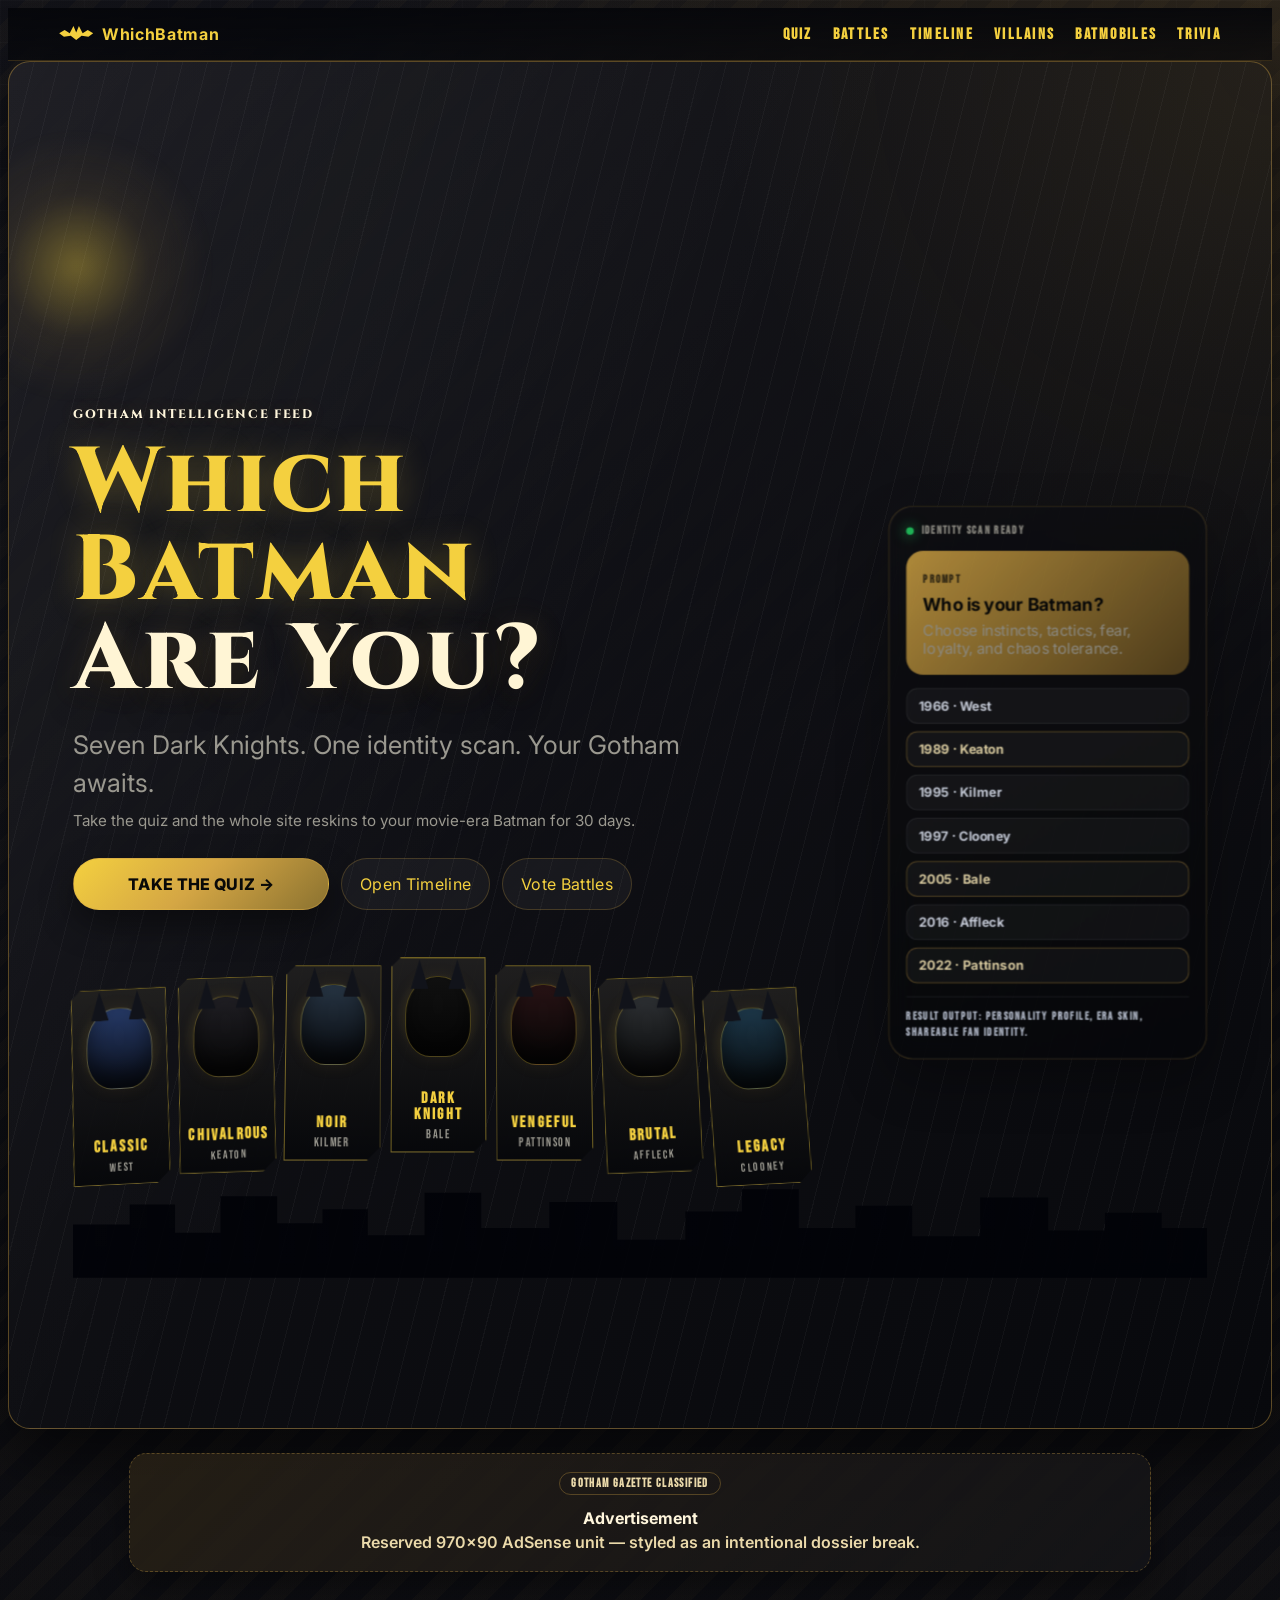
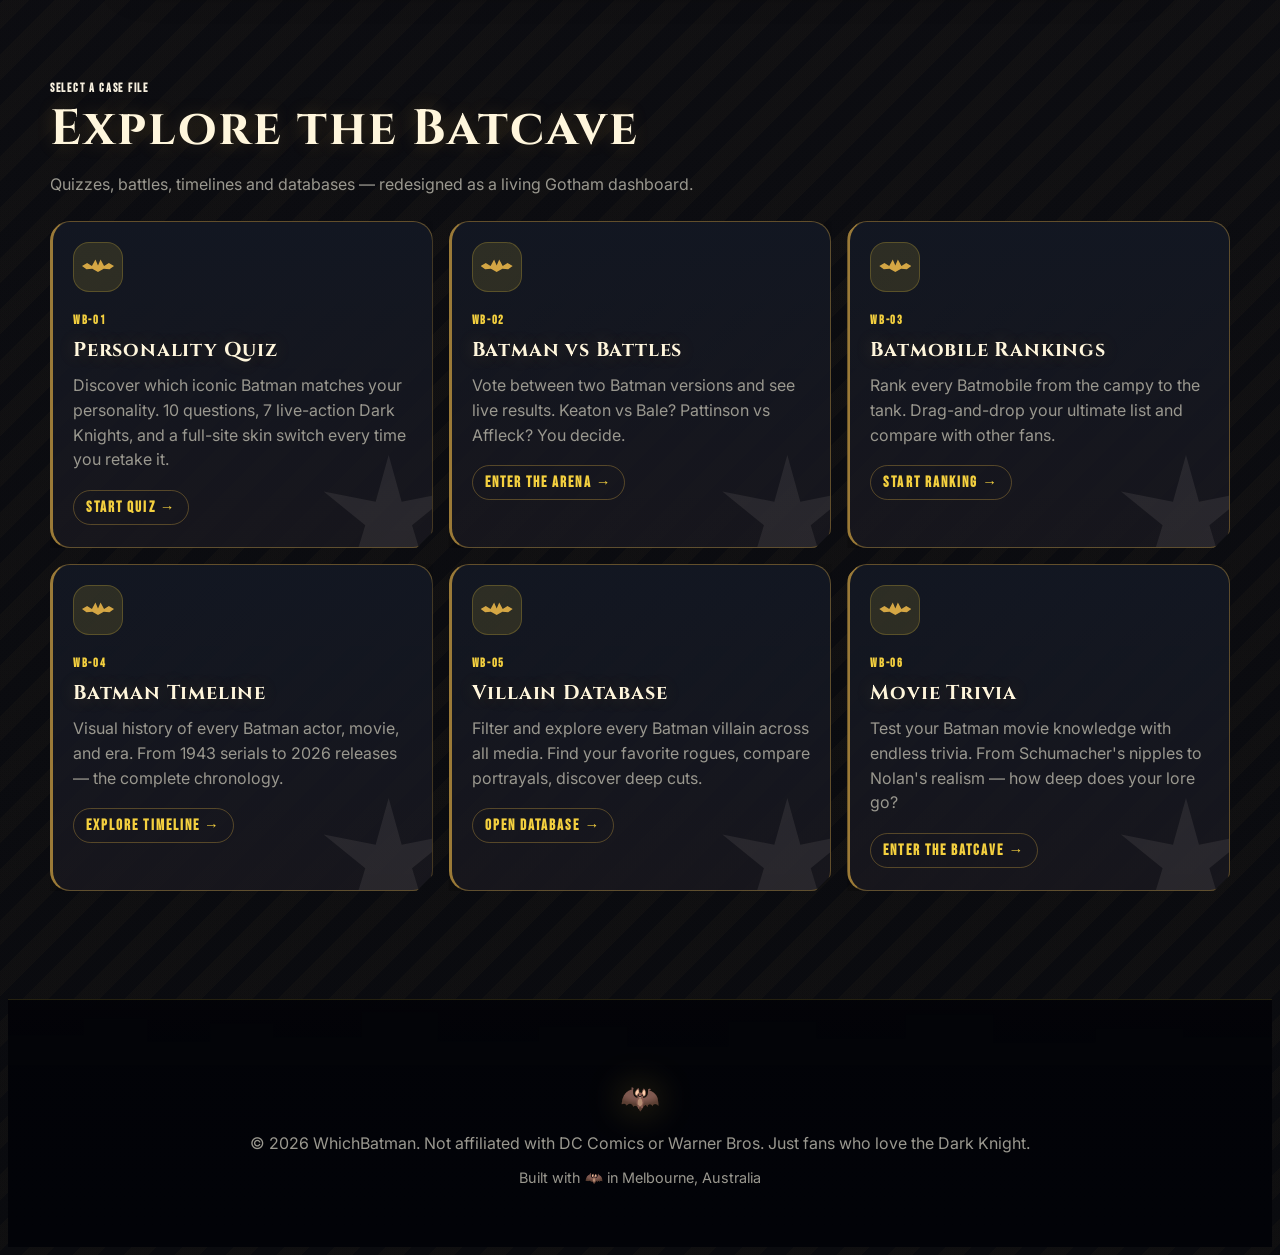
<file: index.html>
<!DOCTYPE html>
<html lang="en">
<head>
  <meta charset="UTF-8">
  <meta name="viewport" content="width=device-width, initial-scale=1.0">
  <title>WhichBatman - The Ultimate Batman Fan Hub</title>
  <meta name="description" content="Which Batman Are You? Take personality quizzes, vote in Batman vs battles, rank Batmobiles, and explore the complete Dark Knight timeline. The ultimate Batman fan destination.">

  <meta property="og:type" content="website">
  <meta property="og:title" content="WhichBatman - The Ultimate Batman Fan Hub">
  <meta property="og:description" content="Quizzes, battles, rankings, and more for every Batman fan!">
  <meta property="og:url" content="https://whichbatman.com">
  <meta property="og:image" content="https://whichbatman.com/assets/og-home.jpg">

  <meta name="twitter:card" content="summary_large_image">
  <meta name="theme-color" content="#0a0a0f">
  <link rel="preconnect" href="https://fonts.googleapis.com">
  <link rel="preconnect" href="https://fonts.gstatic.com" crossorigin>
  <script src="theme-loader.js"></script>
  <script>window.WhichBatmanTheme.initDocumentTheme();</script>
  <link href="https://fonts.googleapis.com/css2?family=Bebas+Neue&family=Cinzel:wght@500;600;700;800&family=Inter:wght@400;500;600;700;800&display=swap" rel="stylesheet">
  <link rel="stylesheet" href="styles.css">
  <link rel="stylesheet" href="themes.css">
</head>
<body class="page-home">
  <header class="bat-nav" aria-label="Primary navigation">
    <a class="bat-brand" href="index.html"><span class="brand-mark" aria-hidden="true"></span><strong>WhichBatman</strong></a>
    <nav>
      <a href="quiz.html">Quiz</a>
      <a href="battles.html">Battles</a>
      <a href="timeline.html">Timeline</a>
      <a href="villains.html">Villains</a>
      <a href="batmobiles.html">Batmobiles</a>
      <a href="trivia.html">Trivia</a>
    </nav>
  </header>

  <main>
    <section class="hero hero-gotham-feed">
      <div class="signal-orb" aria-hidden="true"></div>
      <div class="gotham-rain" aria-hidden="true"></div>
      <div class="hero-grid">
        <div class="hero-copy">
          <div class="hero-kicker">Gotham intelligence feed</div>
          <h1><span>Which Batman</span><br>Are You?</h1>
          <p class="hero-lede">Seven Dark Knights. One identity scan. Your Gotham awaits.</p>
          <p class="theme-note">Take the quiz and the whole site reskins to your movie-era Batman for 30 days.</p>
          <div class="hero-actions">
            <a href="quiz.html" class="cta-button">Take the Quiz →</a>
            <a href="timeline.html" class="ghost-button">Open Timeline</a>
            <a href="battles.html" class="ghost-button">Vote Battles</a>
          </div>

          <div class="batman-arc" aria-label="Batman era archetypes">
            <a class="batman-card classic" href="quiz.html"><span class="bat-cowl"></span><strong>Classic</strong><small>West</small></a>
            <a class="batman-card chivalrous" href="quiz.html"><span class="bat-cowl"></span><strong>Chivalrous</strong><small>Keaton</small></a>
            <a class="batman-card noir" href="quiz.html"><span class="bat-cowl"></span><strong>Noir</strong><small>Kilmer</small></a>
            <a class="batman-card dark-knight" href="quiz.html"><span class="bat-cowl"></span><strong>Dark Knight</strong><small>Bale</small></a>
            <a class="batman-card vengeful" href="quiz.html"><span class="bat-cowl"></span><strong>Vengeful</strong><small>Pattinson</small></a>
            <a class="batman-card brutal" href="quiz.html"><span class="bat-cowl"></span><strong>Brutal</strong><small>Affleck</small></a>
            <a class="batman-card legacy" href="quiz.html"><span class="bat-cowl"></span><strong>Legacy</strong><small>Clooney</small></a>
          </div>
        </div>

        <aside class="batcomputer-panel" aria-label="Batman identity scan preview">
          <div class="panel-topline"><span class="live-dot"></span> Identity scan ready</div>
          <div class="scan-card outgoing">
            <span class="scan-label">Prompt</span>
            <strong>Who is your Batman?</strong>
            <p>Choose instincts, tactics, fear, loyalty, and chaos tolerance.</p>
          </div>
          <div class="scan-stack" aria-label="Batman eras">
            <div class="era-chip west">1966 · West</div>
            <div class="era-chip keaton">1989 · Keaton</div>
            <div class="era-chip kilmer">1995 · Kilmer</div>
            <div class="era-chip clooney">1997 · Clooney</div>
            <div class="era-chip bale">2005 · Bale</div>
            <div class="era-chip affleck">2016 · Affleck</div>
            <div class="era-chip pattinson">2022 · Pattinson</div>
          </div>
          <div class="system-note">Result output: personality profile, era skin, shareable fan identity.</div>
        </aside>
      </div>
      <div class="gotham-skyline" aria-hidden="true"></div>
    </section>

    <div class="ad-slot ad-slot-banner" aria-label="Advertisement">
      <span class="ad-label">Gotham Gazette Classified</span>
      <span class="ad-copy"><strong>Advertisement</strong><br>Reserved 970x90 AdSense unit — styled as an intentional dossier break.</span>
    </div>

    <section class="casefile-section" aria-labelledby="casefile-heading">
      <div class="section-heading">
        <span class="section-kicker">Select a case file</span>
        <h2 id="casefile-heading">Explore the Batcave</h2>
        <p>Quizzes, battles, timelines and databases — redesigned as a living Gotham dashboard.</p>
      </div>

      <div class="features">
        <article class="feature-card case-file">
          <div class="feature-icon" aria-hidden="true"></div>
          <span class="file-code">WB-01</span>
          <h3>Personality Quiz</h3>
          <p>Discover which iconic Batman matches your personality. 10 questions, 7 live-action Dark Knights, and a full-site skin switch every time you retake it.</p>
          <a href="quiz.html" class="feature-link">Start Quiz →</a>
        </article>

        <article class="feature-card case-file">
          <div class="feature-icon" aria-hidden="true"></div>
          <span class="file-code">WB-02</span>
          <h3>Batman vs Battles</h3>
          <p>Vote between two Batman versions and see live results. Keaton vs Bale? Pattinson vs Affleck? You decide.</p>
          <a href="battles.html" class="feature-link">Enter the Arena →</a>
        </article>

        <article class="feature-card case-file">
          <div class="feature-icon" aria-hidden="true"></div>
          <span class="file-code">WB-03</span>
          <h3>Batmobile Rankings</h3>
          <p>Rank every Batmobile from the campy to the tank. Drag-and-drop your ultimate list and compare with other fans.</p>
          <a href="batmobiles.html" class="feature-link">Start Ranking →</a>
        </article>

        <article class="feature-card case-file">
          <div class="feature-icon" aria-hidden="true"></div>
          <span class="file-code">WB-04</span>
          <h3>Batman Timeline</h3>
          <p>Visual history of every Batman actor, movie, and era. From 1943 serials to 2026 releases — the complete chronology.</p>
          <a href="timeline.html" class="feature-link">Explore Timeline →</a>
        </article>

        <article class="feature-card case-file">
          <div class="feature-icon" aria-hidden="true"></div>
          <span class="file-code">WB-05</span>
          <h3>Villain Database</h3>
          <p>Filter and explore every Batman villain across all media. Find your favorite rogues, compare portrayals, discover deep cuts.</p>
          <a href="villains.html" class="feature-link">Open Database →</a>
        </article>

        <article class="feature-card case-file">
          <div class="feature-icon" aria-hidden="true"></div>
          <span class="file-code">WB-06</span>
          <h3>Movie Trivia</h3>
          <p>Test your Batman movie knowledge with endless trivia. From Schumacher's nipples to Nolan's realism — how deep does your lore go?</p>
          <a href="trivia.html" class="feature-link">Enter the Batcave →</a>
        </article>
      </div>
    </section>
  </main>

  <footer>
    <div class="footer-signal">🦇</div>
    <p>&copy; 2026 WhichBatman. Not affiliated with DC Comics or Warner Bros. Just fans who love the Dark Knight.</p>
    <p class="footer-note">Built with 🦇 in Melbourne, Australia</p>
  </footer>

  <script async src="https://www.googletagmanager.com/gtag/js?id=G-XXXXXXXXXX"></script>
  <script>
    window.dataLayer = window.dataLayer || [];
    function gtag(){dataLayer.push(arguments);}
    gtag('js', new Date());
    gtag('config', 'G-XXXXXXXXXX');

    // Track feature card clicks
    document.querySelectorAll('.feature-link').forEach(link => {
      link.addEventListener('click', (e) => {
        const feature = e.target.closest('.feature-card').querySelector('h3').textContent;
        gtag('event', 'feature_click', {
          'event_category': 'navigation',
          'event_label': feature
        });
      });
    });
  </script>
</body>
</html>
</file>
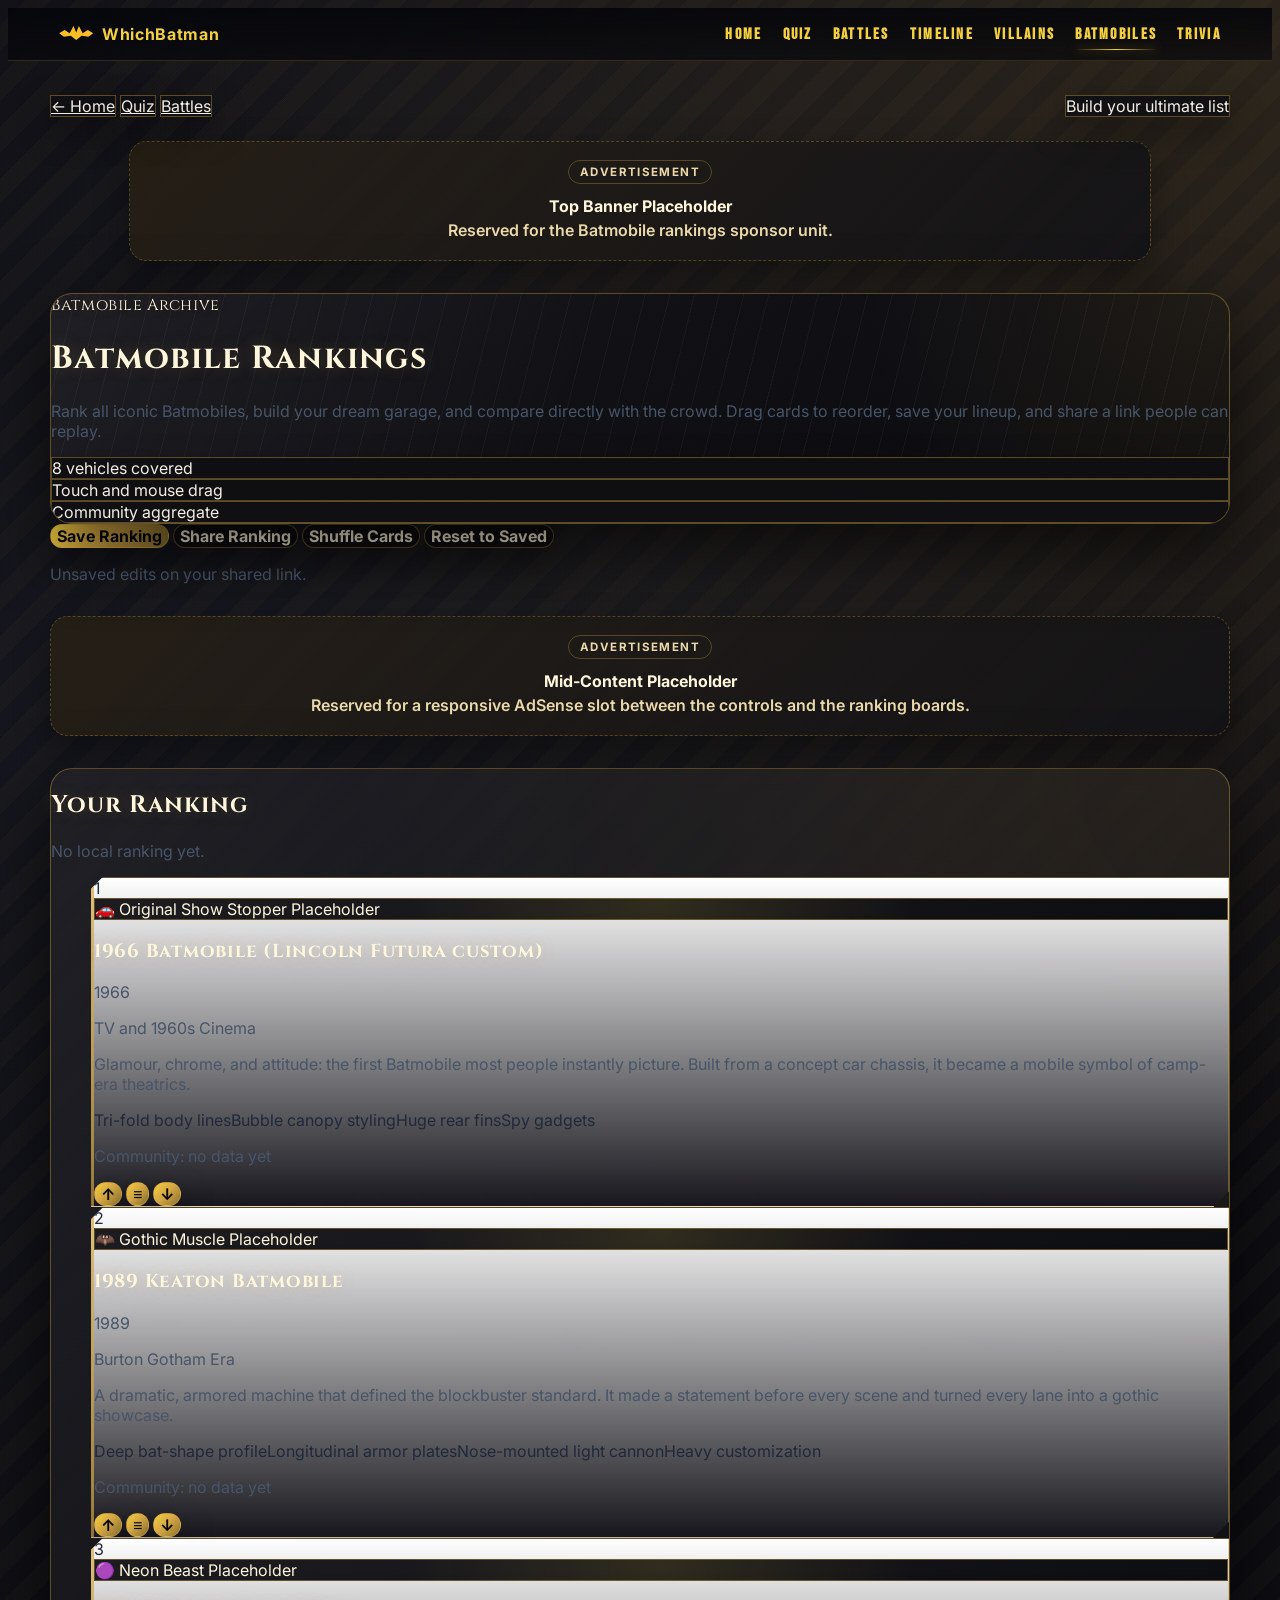
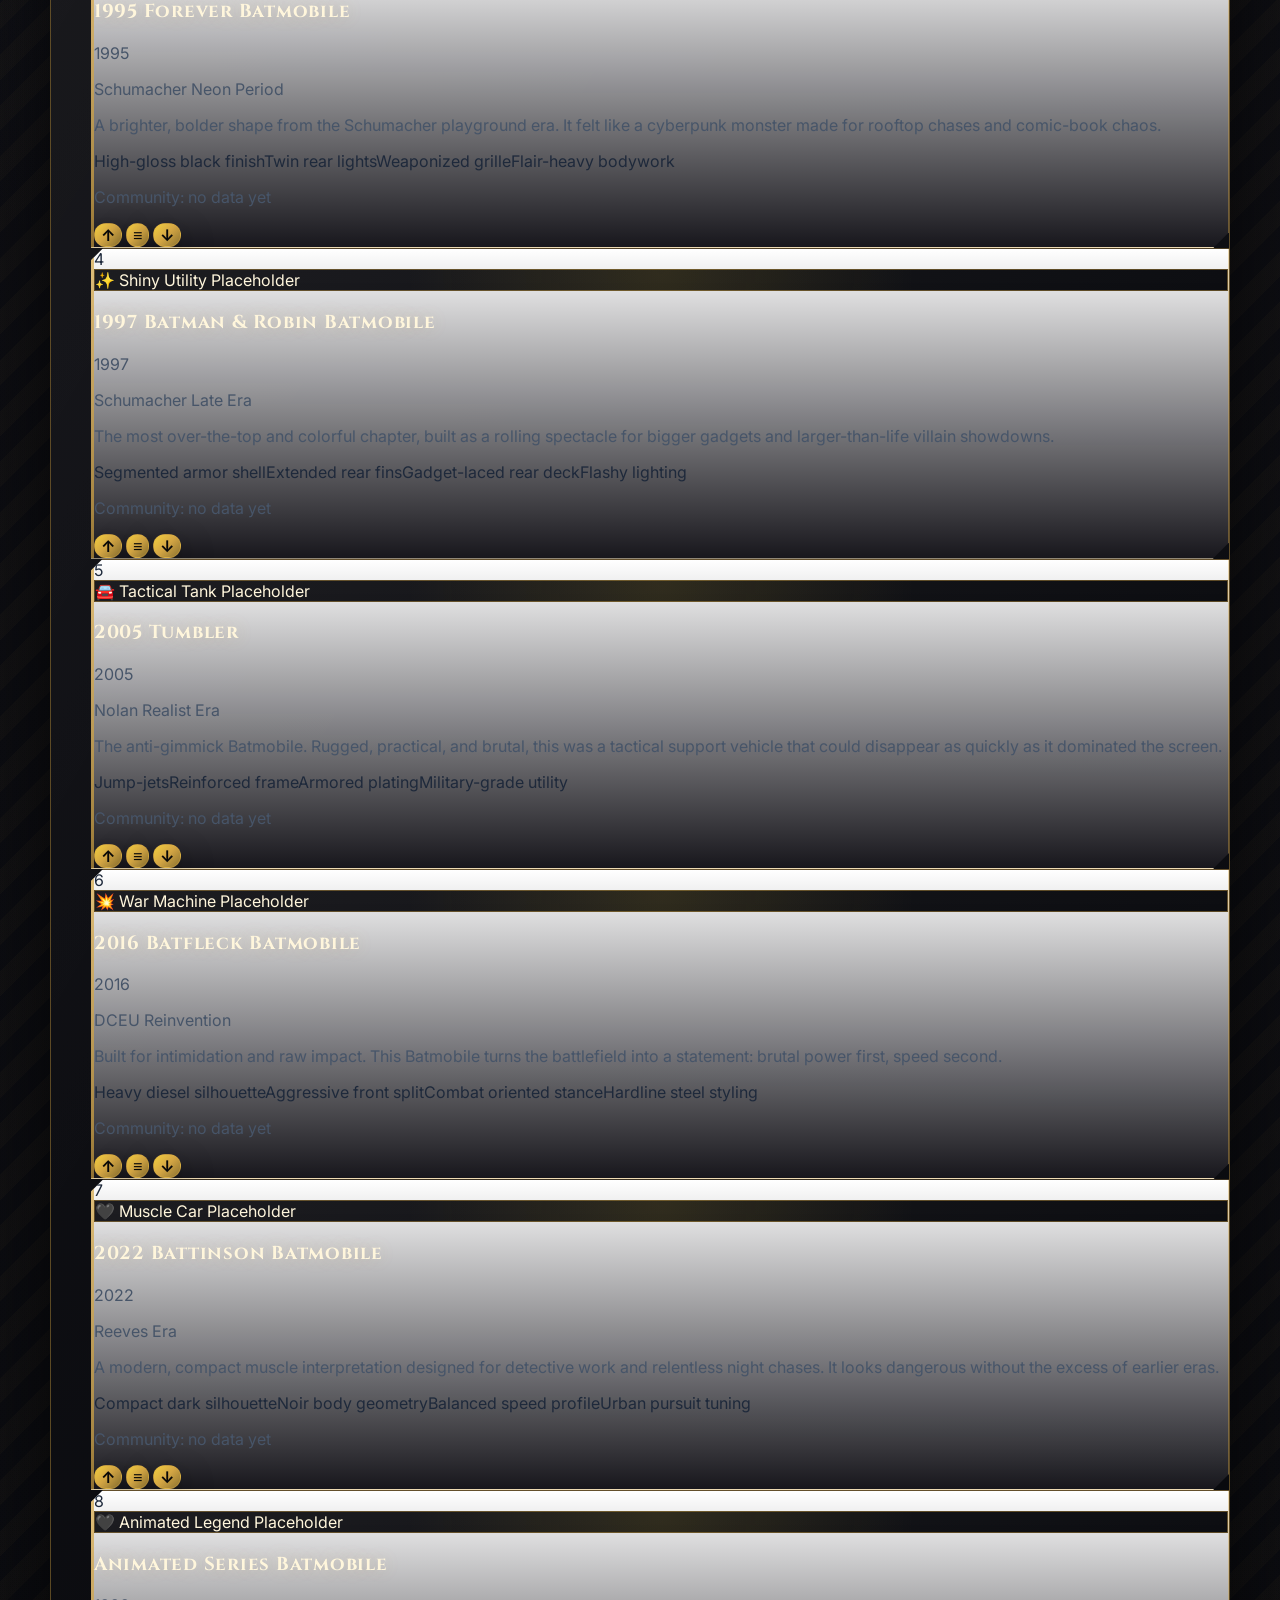
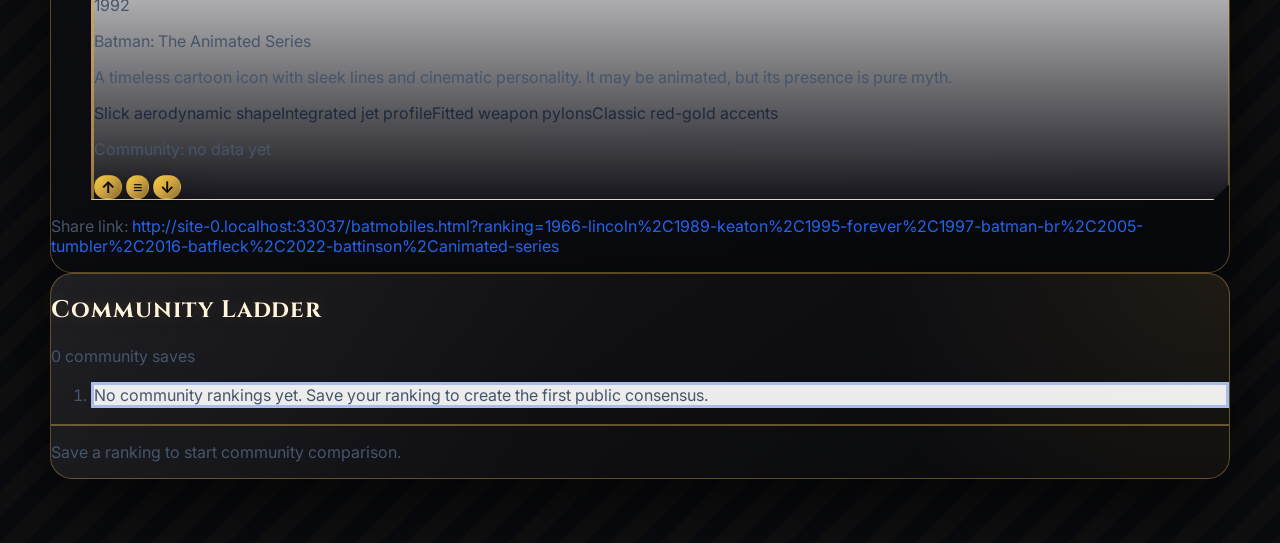
<file: batmobiles.html>
<!DOCTYPE html>
<html lang="en">
<head>
  <meta charset="UTF-8">
  <meta name="viewport" content="width=device-width, initial-scale=1.0">
  <title>Batmobile Rankings | WhichBatman</title>
  <meta name="description" content="Rank every iconic Batmobile from across Batman history. Drag, save, share, and compare your ranking against the community leaderboard.">

  <meta property="og:type" content="website">
  <meta property="og:title" content="Batmobile Rankings | WhichBatman">
  <meta property="og:description" content="Sort the full Batmobile timeline, save your ranking, and compare against the community.">
  <meta property="og:url" content="https://whichbatman.com/batmobiles.html">
  <meta property="og:image" content="https://whichbatman.com/assets/og-batmobiles.jpg">
  
  <meta name="twitter:card" content="summary_large_image">
  <meta name="twitter:title" content="Batmobile Rankings">
  <meta name="twitter:description" content="Reorder every Batmobile, save it, and see community favorites.">
  <meta name="twitter:image" content="https://whichbatman.com/assets/og-batmobiles.jpg">
  <meta name="theme-color" content="#0a0a0f">
  <link rel="preconnect" href="https://fonts.googleapis.com">
  <link rel="preconnect" href="https://fonts.gstatic.com" crossorigin>
  <script src="theme-loader.js"></script>
  <script>window.WhichBatmanTheme.initDocumentTheme();</script>
  <link href="https://fonts.googleapis.com/css2?family=Bebas+Neue&family=Cinzel:wght@500;600;700;800&family=Inter:wght@400;500;600;700;800&display=swap" rel="stylesheet">
  <link rel="stylesheet" href="styles.css">
  <link rel="stylesheet" href="themes.css">
</head>
<body class="page-batmobiles">
  <header class="bat-nav" aria-label="Primary navigation">
    <a class="bat-brand" href="index.html"><span class="brand-mark" aria-hidden="true"></span><strong>WhichBatman</strong></a>
    <nav>
      <a href="index.html">Home</a>
      <a href="quiz.html">Quiz</a>
      <a href="battles.html">Battles</a>
      <a href="timeline.html">Timeline</a>
      <a href="villains.html">Villains</a>
      <a href="batmobiles.html" aria-current="page">Batmobiles</a>
      <a href="trivia.html">Trivia</a>
    </nav>
  </header>

  <div class="container">
    <div class="topbar">
      <div class="crumbs">
        <a href="index.html">← Home</a>
        <a href="quiz.html">Quiz</a>
        <a href="battles.html">Battles</a>
      </div>
      <div class="pill" id="statusPill">Build your ultimate list</div>
    </div>

    <div class="ad-slot ad-slot-banner" aria-label="Advertisement">
      <span class="ad-label">Advertisement</span>
      <span class="ad-copy"><strong>Top Banner Placeholder</strong><br>Reserved for the Batmobile rankings sponsor unit.</span>
    </div>

    <header class="hero">
      <div class="hero-eyebrow">Batmobile Archive</div>
      <h1>Batmobile Rankings</h1>
      <p>Rank all iconic Batmobiles, build your dream garage, and compare directly with the crowd. Drag cards to reorder, save your lineup, and share a link people can replay.</p>
      <div class="hero-meta">
        <div class="hero-chip">8 vehicles covered</div>
        <div class="hero-chip">Touch and mouse drag</div>
        <div class="hero-chip">Community aggregate</div>
      </div>
    </header>

    <div class="controls">
      <button id="saveBtn" class="primary">Save Ranking</button>
      <button id="shareBtn">Share Ranking</button>
      <button id="shuffleBtn">Shuffle Cards</button>
      <button id="resetBtn">Reset to Saved</button>
    </div>
    <p class="status" id="statusText">Tip: drag the <span class="accent">handle</span> to reorder. Long press on mobile if needed.</p>

    <div class="ad-slot ad-slot-inline" aria-label="Advertisement">
      <span class="ad-label">Advertisement</span>
      <span class="ad-copy"><strong>Mid-Content Placeholder</strong><br>Reserved for a responsive AdSense slot between the controls and the ranking boards.</span>
    </div>

    <section class="ranking-layout">
      <article class="panel" aria-labelledby="your-ranking-heading">
        <div class="panel-head">
          <h2 id="your-ranking-heading">Your Ranking</h2>
          <div class="panel-note" id="savedAtText">No local ranking yet.</div>
        </div>
        <ul class="ranking-list" id="rankingList" aria-label="Reorderable Batmobile ranking list"></ul>
        <p class="copy-line">
          Share link:
          <span id="shareUrlPreview" class="share-url">No changes to share yet.</span>
        </p>
      </article>

      <aside class="panel" aria-labelledby="community-heading">
        <div class="panel-head">
          <h2 id="community-heading">Community Ladder</h2>
          <div class="panel-note" id="communitySubmissions">No community data yet.</div>
        </div>
        <ol class="community-list" id="communityList" aria-label="Community ranking order"></ol>
        <div class="match-bar-wrap">
          <div class="match-bar-track"><div class="match-bar-fill" id="matchBar"></div></div>
        </div>
        <p class="match-text" id="matchText">Save a ranking to begin building global consensus on this device.</p>
      </aside>
    </section>
  </div>

  <script>
    const BATMOBILES = [
      {
        id: '1966-lincoln',
        name: '1966 Batmobile (Lincoln Futura custom)',
        year: '1966',
        era: 'TV and 1960s Cinema',
        symbol: '🚗',
        imageLabel: 'Original Show Stopper Placeholder',
        description: 'Glamour, chrome, and attitude: the first Batmobile most people instantly picture. Built from a concept car chassis, it became a mobile symbol of camp-era theatrics.',
        features: ['Tri-fold body lines', 'Bubble canopy styling', 'Huge rear fins', 'Spy gadgets']
      },
      {
        id: '1989-keaton',
        name: '1989 Keaton Batmobile',
        year: '1989',
        era: 'Burton Gotham Era',
        symbol: '🦇',
        imageLabel: 'Gothic Muscle Placeholder',
        description: 'A dramatic, armored machine that defined the blockbuster standard. It made a statement before every scene and turned every lane into a gothic showcase.',
        features: ['Deep bat-shape profile', 'Longitudinal armor plates', 'Nose-mounted light cannon', 'Heavy customization']
      },
      {
        id: '1995-forever',
        name: '1995 Forever Batmobile',
        year: '1995',
        era: 'Schumacher Neon Period',
        symbol: '🟣',
        imageLabel: 'Neon Beast Placeholder',
        description: 'A brighter, bolder shape from the Schumacher playground era. It felt like a cyberpunk monster made for rooftop chases and comic-book chaos.',
        features: ['High-gloss black finish', 'Twin rear lights', 'Weaponized grille', 'Flair-heavy bodywork']
      },
      {
        id: '1997-batman-br',
        name: '1997 Batman & Robin Batmobile',
        year: '1997',
        era: 'Schumacher Late Era',
        symbol: '✨',
        imageLabel: 'Shiny Utility Placeholder',
        description: 'The most over-the-top and colorful chapter, built as a rolling spectacle for bigger gadgets and larger-than-life villain showdowns.',
        features: ['Segmented armor shell', 'Extended rear fins', 'Gadget-laced rear deck', 'Flashy lighting']
      },
      {
        id: '2005-tumbler',
        name: '2005 Tumbler',
        year: '2005',
        era: 'Nolan Realist Era',
        symbol: '🚘',
        imageLabel: 'Tactical Tank Placeholder',
        description: 'The anti-gimmick Batmobile. Rugged, practical, and brutal, this was a tactical support vehicle that could disappear as quickly as it dominated the screen.',
        features: ['Jump-jets', 'Reinforced frame', 'Armored plating', 'Military-grade utility']
      },
      {
        id: '2016-batfleck',
        name: '2016 Batfleck Batmobile',
        year: '2016',
        era: 'DCEU Reinvention',
        symbol: '💥',
        imageLabel: 'War Machine Placeholder',
        description: 'Built for intimidation and raw impact. This Batmobile turns the battlefield into a statement: brutal power first, speed second.',
        features: ['Heavy diesel silhouette', 'Aggressive front split', 'Combat oriented stance', 'Hardline steel styling']
      },
      {
        id: '2022-battinson',
        name: '2022 Battinson Batmobile',
        year: '2022',
        era: 'Reeves Era',
        symbol: '🖤',
        imageLabel: 'Muscle Car Placeholder',
        description: 'A modern, compact muscle interpretation designed for detective work and relentless night chases. It looks dangerous without the excess of earlier eras.',
        features: ['Compact dark silhouette', 'Noir body geometry', 'Balanced speed profile', 'Urban pursuit tuning']
      },
      {
        id: 'animated-series',
        name: 'Animated Series Batmobile',
        year: '1992',
        era: 'Batman: The Animated Series',
        symbol: '🖤',
        imageLabel: 'Animated Legend Placeholder',
        description: 'A timeless cartoon icon with sleek lines and cinematic personality. It may be animated, but its presence is pure myth.',
        features: ['Slick aerodynamic shape', 'Integrated jet profile', 'Fitted weapon pylons', 'Classic red-gold accents']
      }
    ];

    const STORAGE_KEYS = {
      ranking: 'whichBatmanBatmobileRanking',
      community: 'whichBatmanBatmobileCommunity',
    };

    const rankingList = document.getElementById('rankingList');
    const saveBtn = document.getElementById('saveBtn');
    const shareBtn = document.getElementById('shareBtn');
    const shuffleBtn = document.getElementById('shuffleBtn');
    const resetBtn = document.getElementById('resetBtn');
    const statusText = document.getElementById('statusText');
    const statusPill = document.getElementById('statusPill');
    const savedAtText = document.getElementById('savedAtText');
    const shareUrlPreview = document.getElementById('shareUrlPreview');
    const communityList = document.getElementById('communityList');
    const communitySubmissions = document.getElementById('communitySubmissions');
    const matchText = document.getElementById('matchText');
    const matchBar = document.getElementById('matchBar');

    const vehicleIndex = Object.fromEntries(BATMOBILES.map((entry) => [entry.id, entry]));
    const totalItems = BATMOBILES.length;
    const defaultOrder = BATMOBILES.map((entry) => entry.id);
    let activeDragItem = null;
    let activePointerId = null;
    let savedOrder = [];

    const touchTimerMs = 180;

    function arraysEqual(a, b) {
      if (a.length !== b.length) {
        return false;
      }

      return a.every((value, index) => value === b[index]);
    }

    function safeParse(raw) {
      if (!raw) return null;
      try {
        return JSON.parse(raw);
      } catch {
        return null;
      }
    }

    function isValidOrder(order) {
      if (!Array.isArray(order) || order.length !== totalItems) {
        return false;
      }

      const seen = new Set();
      return order.every((id) => {
        if (!vehicleIndex[id] || seen.has(id)) {
          return false;
        }
        seen.add(id);
        return true;
      });
    }

    function parseSharedOrder() {
      const query = new URLSearchParams(window.location.search).get('ranking');
      if (!query) {
        return null;
      }

      const raw = query.split(',').map((item) => item.trim()).filter(Boolean);
      if (!isValidOrder(raw)) {
        return null;
      }

      return raw;
    }

    function loadSavedOrder() {
      const saved = safeParse(localStorage.getItem(STORAGE_KEYS.ranking));
      if (!saved) {
        return null;
      }

      const order = Array.isArray(saved) ? saved : saved.order;
      if (!isValidOrder(order)) {
        return null;
      }
      return order;
    }

    function loadCommunityProfile() {
      const defaults = { submissions: 0, vehicles: {} };
      const parsed = safeParse(localStorage.getItem(STORAGE_KEYS.community));
      if (!parsed) {
        return defaults;
      }

      if (!parsed.vehicles) {
        return defaults;
      }

      return parsed;
    }

    function saveCommunityProfile(profile) {
      localStorage.setItem(STORAGE_KEYS.community, JSON.stringify(profile));
    }

    function buildShareUrl(order) {
      const baseUrl = `${window.location.origin}${window.location.pathname}`;
      const params = new URLSearchParams();
      params.set('ranking', order.join(','));
      return `${baseUrl}?${params.toString()}`;
    }

    function currentOrder() {
      return [...rankingList.querySelectorAll('.ranking-item')].map((item) => item.dataset.id);
    }

    function setDragHandleListeners() {
      rankingList.querySelectorAll('.drag-handle').forEach((handle) => {
        handle.addEventListener('pointerdown', onDragStart);
      });
    }

    function setMoveButtons() {
      rankingList.querySelectorAll('.move-button').forEach((button) => {
        button.addEventListener('click', (event) => {
          event.preventDefault();
          const buttonAction = event.currentTarget.dataset.direction;
          const item = event.currentTarget.closest('.ranking-item');
          const order = currentOrder();
          const index = order.indexOf(item.dataset.id);

          const destination = buttonAction === 'up' ? index - 1 : index + 1;
          if (destination < 0 || destination >= totalItems) {
            return;
          }

          const moved = [...order];
          const [car] = moved.splice(index, 1);
          moved.splice(destination, 0, car);
          renderRanking(moved);
          setUnsavedState();
        });
      });
    }

    function onDragStart(event) {
      const item = event.currentTarget.closest('.ranking-item');
      if (!item) {
        return;
      }

      event.preventDefault();
      activeDragItem = item;
      activePointerId = event.pointerId;
      item.classList.add('dragging');
      document.body.classList.add('dragging-glow');
      document.body.style.userSelect = 'none';
      item.setPointerCapture(activePointerId);
    }

    function getDragAfterElement(container, y) {
      const items = [...container.querySelectorAll('.ranking-item:not(.dragging)')];
      let closest = { offset: Number.NEGATIVE_INFINITY, element: null };

      for (const child of items) {
        const box = child.getBoundingClientRect();
        const offset = y - box.top - box.height / 2;
        if (offset < 0 && offset > closest.offset) {
          closest = { offset, element: child };
        }
      }

      return closest.element;
    }

    function onDragMove(event) {
      if (!activeDragItem) {
        return;
      }

      event.preventDefault();
      const after = getDragAfterElement(rankingList, event.clientY);
      if (!after) {
        rankingList.appendChild(activeDragItem);
      } else {
        rankingList.insertBefore(activeDragItem, after);
      }
      updateRankingMeta();
    }

    function onDragEnd() {
      if (!activeDragItem) {
        return;
      }

      try {
        activeDragItem.releasePointerCapture(activePointerId);
      } catch (error) {
        // Pointer capture may already be released in some mobile edge cases.
      }

      activeDragItem.classList.remove('dragging');
      activeDragItem = null;
      activePointerId = null;
      document.body.classList.remove('dragging-glow');
      document.body.style.userSelect = '';
      updateRankingMeta();
      setUnsavedState();
    }

    function communityPositionMap(profile) {
      const order = getCommunityOrder(profile);
      const map = {};
      order.forEach((id, index) => {
        map[id] = index + 1;
      });
      return map;
    }

    function getCommunityOrder(profile) {
      if (!profile || profile.submissions === 0) {
        return [];
      }

      const entries = BATMOBILES.map((vehicle) => {
        const stats = profile.vehicles[vehicle.id] || { score: 0, positionSum: 0, submissions: 0 };
        const avgPosition = stats.submissions ? stats.positionSum / stats.submissions : totalItems;
        return {
          id: vehicle.id,
          name: vehicle.name,
          score: stats.score,
          avgPosition,
          submissions: stats.submissions,
        };
      });

      entries.sort((a, b) => {
        if (b.score !== a.score) {
          return b.score - a.score;
        }
        return a.avgPosition - b.avgPosition;
      });

      return entries.map((entry) => entry.id);
    }

    function updateRankingMeta() {
      const order = currentOrder();
      const profile = loadCommunityProfile();
      const communityOrder = getCommunityOrder(profile);
      const communityMap = communityPositionMap(profile);
      const hasCommunity = communityOrder.length > 0;

      rankingList.querySelectorAll('.ranking-item').forEach((item, index) => {
        const itemId = item.dataset.id;
        item.querySelector('.rank-pill').textContent = index + 1;
        const deltaEl = item.querySelector('.community-delta');
        const delta = hasCommunity ? (index + 1) - (communityMap[itemId] || 0) : 0;

        if (!hasCommunity) {
          deltaEl.textContent = 'Community: no data yet';
          deltaEl.className = 'community-delta';
          return;
        }

        if (delta === 0) {
          deltaEl.textContent = 'Matches community at this position';
          deltaEl.className = 'community-delta delta-even';
          return;
        }

        if (delta > 0) {
          deltaEl.textContent = `${delta} rank${delta === 1 ? '' : 's'} lower than community`;
          deltaEl.className = 'community-delta delta-down';
          return;
        }

        const rise = Math.abs(delta);
        deltaEl.textContent = `${rise} rank${rise === 1 ? '' : 's'} above community`;
        deltaEl.className = 'community-delta delta-up';
      });

      updateComparison(order, communityMap, hasCommunity);
      const shareUrl = buildShareUrl(order);
      shareUrlPreview.textContent = shareUrl;
      history.replaceState({ ranking: order }, '', `${window.location.pathname}?ranking=${encodeURIComponent(order.join(','))}`);
      setActionState(order);
    }

    function updateComparison(order, communityMap, hasCommunity) {
      if (!hasCommunity) {
        matchText.textContent = 'Save a ranking to start community comparison.';
        matchBar.style.width = '0%';
        return;
      }

      let matches = 0;
      let distance = 0;

      order.forEach((id, index) => {
        const target = (communityMap[id] || index + 1) - 1;
        distance += Math.abs(index - target);
        if (target === index) {
          matches += 1;
        }
      });

      const maxDistance = totalItems * (totalItems - 1);
      const matchScore = Math.max(0, Math.round((1 - distance / maxDistance) * 100));
      matchBar.style.width = `${matchScore}%`;
      matchText.textContent = `Your ranking matches the community on ${matches}/${totalItems} exact spots. Match score: ${matchScore}%.`;
      statusPill.textContent = `Community match: ${matchScore}%`;
      statusPill.className = `pill ${matchScore >= 75 ? 'match-pill' : ''}`;
    }

    function setActionState(order) {
      const hasChanges = !arraysEqual(order, savedOrder);
      saveBtn.disabled = !hasChanges;
      const source = history.state && history.state.ranking ? 'shared link' : 'local ranking';
      statusText.textContent = hasChanges ? `Unsaved edits on your ${source}.` : `Saved to local storage from ${source}.`;
    }

    function setUnsavedState() {
      const order = currentOrder();
      setActionState(order);
    }

    function setSavedAtUI(timestamp) {
      if (!timestamp) {
        savedAtText.textContent = 'No local ranking yet.';
        return;
      }
      const parsed = new Date(timestamp);
      if (Number.isNaN(parsed.getTime())) {
        savedAtText.textContent = 'Saved.';
        return;
      }
      savedAtText.textContent = `Saved locally: ${parsed.toLocaleString()}`;
    }

    function renderRankingList(order) {
      rankingList.textContent = '';

      order.forEach((id, index) => {
        const vehicle = vehicleIndex[id];
        const item = document.createElement('li');
        item.className = 'ranking-item';
        item.dataset.id = vehicle.id;
        item.style.cursor = 'grab';

        item.innerHTML = `
          <span class="rank-pill">${index + 1}</span>
          <div class="vehicle-image">
            <span class="vehicle-symbol">${vehicle.symbol}</span>
            <span class="image-label">${vehicle.imageLabel}</span>
          </div>
          <div class="vehicle-content">
            <h3>${vehicle.name}</h3>
            <p class="vehicle-year">${vehicle.year}</p>
            <p class="vehicle-era">${vehicle.era}</p>
            <p class="vehicle-description">${vehicle.description}</p>
            <div class="vehicle-features">
              ${vehicle.features.map((feature) => `<span>${feature}</span>`).join('')}
            </div>
            <p class="community-delta">Community: loading…</p>
          </div>
          <div class="actions">
            <button class="move-button" data-direction="up" aria-label="Move ${vehicle.name} up">↑</button>
            <button class="drag-handle" aria-label="Drag ${vehicle.name}">≡</button>
            <button class="move-button" data-direction="down" aria-label="Move ${vehicle.name} down">↓</button>
          </div>
        `;
        rankingList.appendChild(item);
      });

      const upButtons = rankingList.querySelectorAll('[data-direction="up"]');
      const downButtons = rankingList.querySelectorAll('[data-direction="down"]');

      upButtons.forEach((button, index) => {
        if (index === 0) {
          button.disabled = true;
        }
      });
      downButtons.forEach((button, index) => {
        if (index === totalItems - 1) {
          button.disabled = true;
        }
      });

      setDragHandleListeners();
      setMoveButtons();
      updateRankingMeta();
    }

    function renderCommunity(profile) {
      const submissions = profile.submissions || 0;
      if (!submissions) {
        communityList.innerHTML = '<li class="empty-state">No community rankings yet. Save your ranking to create the first public consensus.</li>';
        communitySubmissions.textContent = '0 community saves';
        updateComparison(currentOrder(), {}, false);
        return;
      }

      const ordered = getCommunityOrder(profile);
      const positionMap = {};
      ordered.forEach((id, index) => {
        positionMap[id] = index + 1;
      });

      communityList.textContent = '';
      ordered.forEach((id, index) => {
        const vehicle = vehicleIndex[id];
        const stats = profile.vehicles[id] || { score: 0, positionSum: 0, submissions: 0 };
        const avgPosition = stats.submissions ? (stats.positionSum / stats.submissions).toFixed(1) : '-';
        const li = document.createElement('li');
        li.innerHTML = `
          <span class="name">${index + 1}. ${vehicle.name}</span>
          <span class="meta">Avg pos ${avgPosition} · ${stats.score} points</span>
        `;
        communityList.appendChild(li);
      });

      communitySubmissions.textContent = `${submissions} community submissions`;
      updateComparison(currentOrder(), positionMap, true);
    }

    function addCommunityRanking(order) {
      const profile = loadCommunityProfile();
      profile.submissions = (profile.submissions || 0) + 1;
      profile.vehicles = profile.vehicles || {};

      order.forEach((id, index) => {
        profile.vehicles[id] = profile.vehicles[id] || { score: 0, positionSum: 0, submissions: 0 };
        profile.vehicles[id].score += (totalItems - index);
        profile.vehicles[id].positionSum += (index + 1);
        profile.vehicles[id].submissions += 1;
      });

      profile.updatedAt = new Date().toISOString();
      saveCommunityProfile(profile);
    }

    function shuffleOrder(order) {
      const copy = [...order];
      for (let index = copy.length - 1; index > 0; index -= 1) {
        const random = Math.floor(Math.random() * (index + 1));
        [copy[index], copy[random]] = [copy[random], copy[index]];
      }
      return copy;
    }

    function saveRanking() {
      const order = currentOrder();
      const payload = {
        order,
        updatedAt: new Date().toISOString(),
      };

      localStorage.setItem(STORAGE_KEYS.ranking, JSON.stringify(payload));
      addCommunityRanking(order);
      savedOrder = [...order];
      setActionState(order);
      renderCommunity(loadCommunityProfile());
      setSavedAtUI(payload.updatedAt);
      statusText.textContent = 'Ranking saved and counted for community aggregate.';

      if (typeof gtag !== 'undefined') {
        gtag('event', 'ranking_save', {
          event_category: 'engagement',
          event_label: 'batmobile_ranking',
          value: 1,
        });
      }
    }

    function shareRanking() {
      const order = currentOrder();
      const shareUrl = buildShareUrl(order);
      const text = `My Batmobile ranking on WhichBatman: ${order.slice(0, 3).join(', ')}...`;

      if (navigator.share) {
        navigator.share({
          title: 'WhichBatman Batmobile Rankings',
          text,
          url: shareUrl
        }).catch(() => {
          navigator.clipboard.writeText(shareUrl);
          statusText.textContent = 'Share link copied to clipboard.';
        });
      } else {
        navigator.clipboard.writeText(shareUrl);
        statusText.textContent = 'Share link copied to clipboard.';
      }

      if (typeof gtag !== 'undefined') {
        gtag('event', 'ranking_share', {
          event_category: 'engagement',
          event_label: 'batmobile_ranking',
          value: 1,
        });
      }
    }

    function resetRanking() {
      if (savedOrder.length) {
        renderRankingList([...savedOrder]);
        setActionState(savedOrder);
        statusText.textContent = 'Restored your last saved ranking.';
      } else {
        renderRankingList([...defaultOrder]);
        setActionState(defaultOrder);
        statusText.textContent = 'No saved ranking found, loaded default order.';
      }
      const profile = loadCommunityProfile();
      renderCommunity(profile);
    }

    function init() {
      const queryOrder = parseSharedOrder();
      const localOrder = loadSavedOrder();
      const order = queryOrder || localOrder || defaultOrder;
      savedOrder = localOrder || [];

      renderRankingList(order);
      if (queryOrder) {
        statusText.textContent = 'Loaded ranking from shared link.';
      }

      const profile = loadCommunityProfile();
      renderCommunity(profile);
      const savedRaw = safeParse(localStorage.getItem(STORAGE_KEYS.ranking));
      if (savedRaw && savedRaw.updatedAt) {
        setSavedAtUI(savedRaw.updatedAt);
      }
      setActionState(order);
      updateRankingMeta();
      shareUrlPreview.textContent = buildShareUrl(order);

      if (!savedOrder.length && !queryOrder) {
        saveBtn.disabled = true;
      }

      saveBtn.addEventListener('click', saveRanking);
      shareBtn.addEventListener('click', shareRanking);
      shuffleBtn.addEventListener('click', () => {
        renderRankingList(shuffleOrder(currentOrder()));
        setUnsavedState();
      });
      resetBtn.addEventListener('click', resetRanking);
      document.addEventListener('pointermove', onDragMove, { passive: false });
      document.addEventListener('pointerup', onDragEnd);
      document.addEventListener('pointercancel', onDragEnd);
    }

    window.addEventListener('DOMContentLoaded', init);
  </script>

  <script async src="https://www.googletagmanager.com/gtag/js?id=G-XXXXXXXXXX"></script>
  <script>
    window.dataLayer = window.dataLayer || [];
    function gtag(){dataLayer.push(arguments);}
    gtag('js', new Date());
    gtag('config', 'G-XXXXXXXXXX');
  </script>
</body>
</html>
</file>
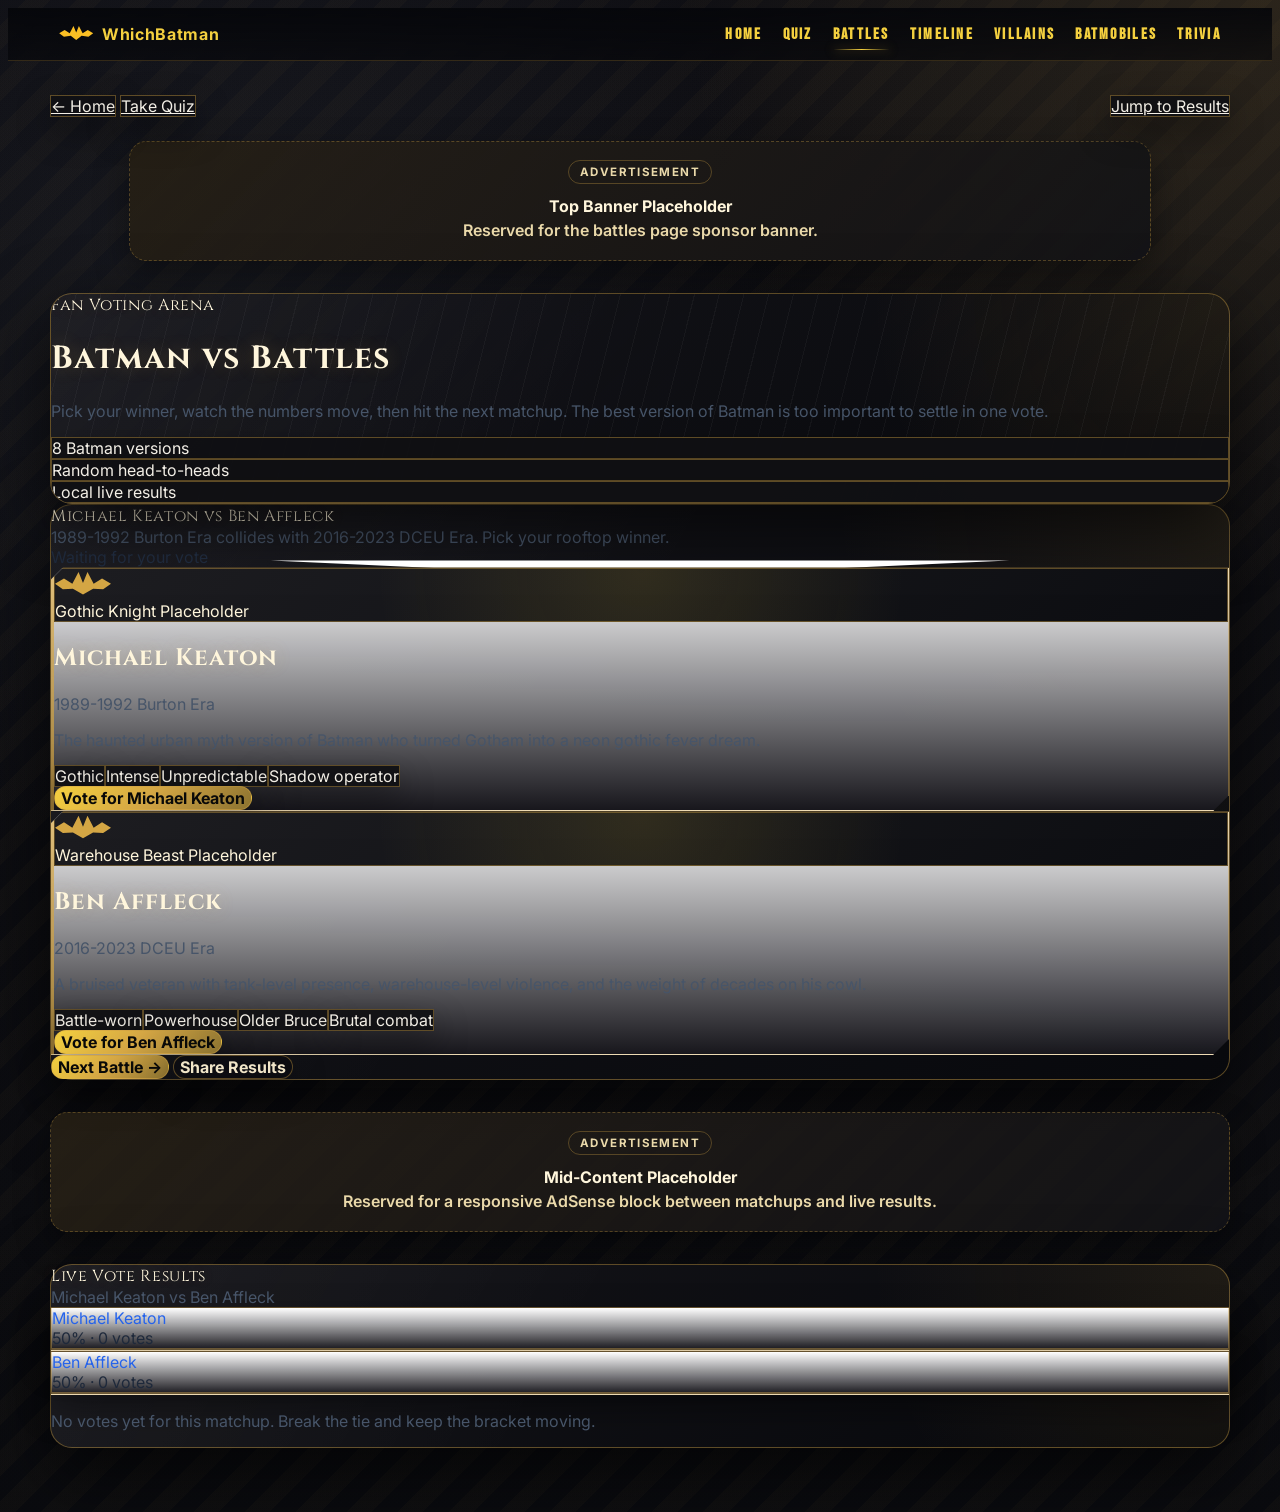
<file: battles.html>
<!DOCTYPE html>
<html lang="en">
<head>
  <meta charset="UTF-8">
  <meta name="viewport" content="width=device-width, initial-scale=1.0">
  <title>Batman vs Battles | Vote on the Best Batman</title>
  <meta name="description" content="Vote in Batman vs Battles and decide the ultimate Dark Knight. Compare Adam West, Michael Keaton, Val Kilmer, George Clooney, Christian Bale, Ben Affleck, Robert Pattinson, and Batman: The Animated Series.">

  <meta property="og:type" content="website">
  <meta property="og:title" content="Batman vs Battles | WhichBatman">
  <meta property="og:description" content="Keaton vs Bale? Pattinson vs Affleck? Vote, compare, and share the live results.">
  <meta property="og:url" content="https://whichbatman.com/battles.html">
  <meta property="og:image" content="https://whichbatman.com/assets/og-battles.jpg">

  <meta name="twitter:card" content="summary_large_image">
  <meta name="twitter:title" content="Batman vs Battles">
  <meta name="twitter:description" content="Vote on the best Batman and share the matchup results.">
  <meta name="twitter:image" content="https://whichbatman.com/assets/og-battles.jpg">
  <meta name="theme-color" content="#0a0a0f">

  <script type="application/ld+json">
  {
    "@context": "https://schema.org",
    "@type": "WebPage",
    "name": "Batman vs Battles",
    "description": "A Batman voting page where fans choose between different Batman portrayals."
  }
  </script>
  <link rel="preconnect" href="https://fonts.googleapis.com">
  <link rel="preconnect" href="https://fonts.gstatic.com" crossorigin>
  <script src="theme-loader.js"></script>
  <script>window.WhichBatmanTheme.initDocumentTheme();</script>
  <link href="https://fonts.googleapis.com/css2?family=Bebas+Neue&family=Cinzel:wght@500;600;700;800&family=Inter:wght@400;500;600;700;800&display=swap" rel="stylesheet">
  <link rel="stylesheet" href="styles.css">
  <link rel="stylesheet" href="themes.css">
</head>
<body class="page-battles">
  <header class="bat-nav" aria-label="Primary navigation">
    <a class="bat-brand" href="index.html"><span class="brand-mark" aria-hidden="true"></span><strong>WhichBatman</strong></a>
    <nav>
      <a href="index.html">Home</a>
      <a href="quiz.html">Quiz</a>
      <a href="battles.html" aria-current="page">Battles</a>
      <a href="timeline.html">Timeline</a>
      <a href="villains.html">Villains</a>
      <a href="batmobiles.html">Batmobiles</a>
      <a href="trivia.html">Trivia</a>
    </nav>
  </header>

  <div class="container">
    <div class="topbar">
      <div class="crumbs">
        <a href="index.html">← Home</a>
        <a href="quiz.html">Take Quiz</a>
      </div>
      <a href="#results" class="pill-link">Jump to Results</a>
    </div>

    <div class="ad-slot ad-slot-banner" aria-label="Advertisement">
      <span class="ad-label">Advertisement</span>
      <span class="ad-copy"><strong>Top Banner Placeholder</strong><br>Reserved for the battles page sponsor banner.</span>
    </div>

    <header class="hero">
      <div class="eyebrow">Fan Voting Arena</div>
      <h1>Batman vs Battles</h1>
      <p>Pick your winner, watch the numbers move, then hit the next matchup. The best version of Batman is too important to settle in one vote.</p>
      <div class="hero-meta">
        <div class="meta-chip">8 Batman versions</div>
        <div class="meta-chip">Random head-to-heads</div>
        <div class="meta-chip">Local live results</div>
      </div>
    </header>

    <section class="battle-card">
      <div class="battle-header">
        <div>
          <div class="battle-kicker" id="battleTitle">Tonight's Main Event</div>
          <div class="battle-subtitle" id="battleSubtitle">Two Batmen enter. Your vote decides the rooftop winner.</div>
        </div>
        <div class="pulse">
          <span class="pulse-dot"></span>
          <span id="battleStatus">Waiting for your vote</span>
        </div>
      </div>

      <div class="battle-grid">
        <article class="fighter" id="fighterA">
          <div class="fighter-top">
            <div class="image-placeholder">
              <div class="image-symbol" id="fighterASymbol">🦇</div>
              <div class="image-label" id="fighterAImageLabel">Image Placeholder</div>
            </div>
            <div>
              <h2 class="fighter-name" id="fighterAName"></h2>
              <p class="fighter-era" id="fighterAEra"></p>
            </div>
          </div>
          <p class="fighter-desc" id="fighterADescription"></p>
          <div class="traits" id="fighterATraits"></div>
          <button class="vote-button" id="voteA">Vote for Batman A</button>
        </article>

        <article class="fighter" id="fighterB">
          <div class="fighter-top">
            <div class="image-placeholder">
              <div class="image-symbol" id="fighterBSymbol">🦇</div>
              <div class="image-label" id="fighterBImageLabel">Image Placeholder</div>
            </div>
            <div>
              <h2 class="fighter-name" id="fighterBName"></h2>
              <p class="fighter-era" id="fighterBEra"></p>
            </div>
          </div>
          <p class="fighter-desc" id="fighterBDescription"></p>
          <div class="traits" id="fighterBTraits"></div>
          <button class="vote-button" id="voteB">Vote for Batman B</button>
        </article>
      </div>

      <div class="action-row">
        <button class="action-button primary" id="nextBattleButton">Next Battle →</button>
        <button class="action-button secondary" id="shareButton">Share Results</button>
      </div>
    </section>

    <div class="ad-slot ad-slot-inline" aria-label="Advertisement">
      <span class="ad-label">Advertisement</span>
      <span class="ad-copy"><strong>Mid-Content Placeholder</strong><br>Reserved for a responsive AdSense block between matchups and live results.</span>
    </div>

    <section class="results-card" id="results">
      <div class="results-header">
        <div class="results-title">Live Vote Results</div>
        <div class="battle-subtitle" id="resultsMatchupLabel">Current matchup</div>
      </div>

      <div class="results-grid">
        <div class="result-bar-card">
          <div class="result-label-row">
            <div class="result-name" id="resultAName"></div>
            <div class="result-value" id="resultAValue"></div>
          </div>
          <div class="bar-track">
            <div class="bar-fill" id="resultABar"></div>
          </div>
        </div>

        <div class="result-bar-card">
          <div class="result-label-row">
            <div class="result-name" id="resultBName"></div>
            <div class="result-value" id="resultBValue"></div>
          </div>
          <div class="bar-track">
            <div class="bar-fill" id="resultBBar"></div>
          </div>
        </div>
      </div>

      <p class="results-footer" id="resultsFooter">No votes yet for this matchup. Break the tie and keep the bracket moving.</p>
    </section>
  </div>

  <script>
    const batmen = [
      {
        id: 'west',
        name: 'Adam West',
        era: '1966-1968 TV Era',
        symbol: '🎭',
        imageLabel: 'Camp Crusader Placeholder',
        description: 'Bright, earnest, and perfectly prepared with anti-shark spray for situations no one else can survive.',
        traits: ['Camp icon', 'Civic hero', 'Pure morals', 'Utility belt maximalist']
      },
      {
        id: 'keaton',
        name: 'Michael Keaton',
        era: '1989-1992 Burton Era',
        symbol: '🦇',
        imageLabel: 'Gothic Knight Placeholder',
        description: 'The haunted urban myth version of Batman who turned Gotham into a neon gothic fever dream.',
        traits: ['Gothic', 'Intense', 'Unpredictable', 'Shadow operator']
      },
      {
        id: 'kilmer',
        name: 'Val Kilmer',
        era: '1995 Schumacher Era',
        symbol: '🛡️',
        imageLabel: 'Neon Detective Placeholder',
        description: 'A sleek, psychologically conflicted Batman balancing trauma, charisma, and a surprisingly strong detective streak.',
        traits: ['Stylish', 'Reflective', 'Agile', 'Underrated']
      },
      {
        id: 'clooney',
        name: 'George Clooney',
        era: '1997 Schumacher Era',
        symbol: '✨',
        imageLabel: 'Silver Age Placeholder',
        description: 'Confident, polished, and fully committed to the high-camp blockbuster version of Gotham.',
        traits: ['Charming', 'Playful', 'Smooth', 'Bat-family energy']
      },
      {
        id: 'bale',
        name: 'Christian Bale',
        era: '2005-2012 Nolan Era',
        symbol: '⚔️',
        imageLabel: 'Tactical Legend Placeholder',
        description: 'The disciplined tactician who weaponized fear, military hardware, and a gravel voice into a full doctrine.',
        traits: ['Strategic', 'Relentless', 'Disciplined', 'Iconic trilogy']
      },
      {
        id: 'affleck',
        name: 'Ben Affleck',
        era: '2016-2023 DCEU Era',
        symbol: '💥',
        imageLabel: 'Warehouse Beast Placeholder',
        description: 'A bruised veteran with tank-level presence, warehouse-level violence, and the weight of decades on his cowl.',
        traits: ['Battle-worn', 'Powerhouse', 'Older Bruce', 'Brutal combat']
      },
      {
        id: 'pattinson',
        name: 'Robert Pattinson',
        era: '2022-Current Reeves Era',
        symbol: '🔍',
        imageLabel: 'Year Two Placeholder',
        description: 'Raw, obsessive, and drenched in noir rain, this Batman is still becoming Gotham’s symbol of hope.',
        traits: ['Detective-first', 'Noir', 'Vengeful', 'Year Two chaos']
      },
      {
        id: 'btas',
        name: 'BTAS Batman',
        era: '1992-1995 Animated Era',
        symbol: '🖤',
        imageLabel: 'Animated Legend Placeholder',
        description: 'The definitive animated Dark Knight: composed, mythic, empathetic, and absurdly consistent across the board.',
        traits: ['Definitive voice', 'Balanced', 'Animated icon', 'Peak mythology']
      }
    ];

    const battleTitle = document.getElementById('battleTitle');
    const battleSubtitle = document.getElementById('battleSubtitle');
    const battleStatus = document.getElementById('battleStatus');
    const voteAButton = document.getElementById('voteA');
    const voteBButton = document.getElementById('voteB');
    const nextBattleButton = document.getElementById('nextBattleButton');
    const shareButton = document.getElementById('shareButton');

    const storageKeys = {
      battles: 'whichBatmanBattleVotes',
      votedPairs: 'whichBatmanBattleVotedPairs',
      lastPair: 'whichBatmanBattleLastPair'
    };

    let currentPair = [];

    function getBattleKey(idA, idB) {
      return [idA, idB].sort().join('__');
    }

    function loadVotes() {
      return JSON.parse(localStorage.getItem(storageKeys.battles) || '{}');
    }

    function saveVotes(votes) {
      localStorage.setItem(storageKeys.battles, JSON.stringify(votes));
    }

    function loadVotedPairs() {
      return JSON.parse(localStorage.getItem(storageKeys.votedPairs) || '{}');
    }

    function saveVotedPairs(votedPairs) {
      localStorage.setItem(storageKeys.votedPairs, JSON.stringify(votedPairs));
    }

    function getPairVotes(pair) {
      const votes = loadVotes();
      const key = getBattleKey(pair[0].id, pair[1].id);
      return votes[key] || {[pair[0].id]: 0, [pair[1].id]: 0};
    }

    function randomPair() {
      const available = [...batmen];
      const first = available.splice(Math.floor(Math.random() * available.length), 1)[0];
      const second = available[Math.floor(Math.random() * available.length)];
      const pair = [first, second];
      const pairKey = getBattleKey(pair[0].id, pair[1].id);
      const lastKey = localStorage.getItem(storageKeys.lastPair);

      if (batmen.length > 2 && pairKey === lastKey) {
        return randomPair();
      }

      localStorage.setItem(storageKeys.lastPair, pairKey);
      return pair;
    }

    function getBatmanById(id) {
      return batmen.find((fighter) => fighter.id === id);
    }

    function pairFromQuery() {
      const battleParam = new URLSearchParams(window.location.search).get('battle');
      if (!battleParam) {
        return null;
      }

      const [idA, idB] = battleParam.split('-vs-');
      if (!idA || !idB || idA === idB) {
        return null;
      }

      const fighterA = getBatmanById(idA);
      const fighterB = getBatmanById(idB);

      if (!fighterA || !fighterB) {
        return null;
      }

      localStorage.setItem(storageKeys.lastPair, getBattleKey(fighterA.id, fighterB.id));
      return [fighterA, fighterB];
    }

    function renderTraits(elementId, traits) {
      document.getElementById(elementId).innerHTML = traits
        .map((trait) => `<span class="trait">${trait}</span>`)
        .join('');
    }

    function renderFighter(prefix, fighter) {
      document.getElementById(prefix + 'Name').textContent = fighter.name;
      document.getElementById(prefix + 'Era').textContent = fighter.era;
      document.getElementById(prefix + 'Description').textContent = fighter.description;
      document.getElementById(prefix + 'Symbol').textContent = fighter.symbol;
      document.getElementById(prefix + 'ImageLabel').textContent = fighter.imageLabel;
      renderTraits(prefix + 'Traits', fighter.traits);
    }

    function updateVoteButtons() {
      const votedPairs = loadVotedPairs();
      const pairKey = getBattleKey(currentPair[0].id, currentPair[1].id);
      const hasVoted = Boolean(votedPairs[pairKey]);

      voteAButton.disabled = hasVoted;
      voteBButton.disabled = hasVoted;

      voteAButton.textContent = hasVoted ? 'Voted' : `Vote for ${currentPair[0].name}`;
      voteBButton.textContent = hasVoted ? 'Voted' : `Vote for ${currentPair[1].name}`;

      battleStatus.textContent = hasVoted ? 'Vote locked for this matchup' : 'Waiting for your vote';
    }

    function updateResults() {
      const votes = getPairVotes(currentPair);
      const countA = votes[currentPair[0].id] || 0;
      const countB = votes[currentPair[1].id] || 0;
      const total = countA + countB;
      const percentA = total ? Math.round((countA / total) * 100) : 50;
      const percentB = total ? 100 - percentA : 50;

      document.getElementById('resultsMatchupLabel').textContent = `${currentPair[0].name} vs ${currentPair[1].name}`;
      document.getElementById('resultAName').textContent = currentPair[0].name;
      document.getElementById('resultBName').textContent = currentPair[1].name;
      document.getElementById('resultAValue').textContent = `${percentA}% · ${countA} vote${countA === 1 ? '' : 's'}`;
      document.getElementById('resultBValue').textContent = `${percentB}% · ${countB} vote${countB === 1 ? '' : 's'}`;
      document.getElementById('resultABar').style.width = `${percentA}%`;
      document.getElementById('resultBBar').style.width = `${percentB}%`;

      const footer = document.getElementById('resultsFooter');
      if (!total) {
        footer.textContent = 'No votes yet for this matchup. Break the tie and keep the bracket moving.';
      } else if (countA === countB) {
        footer.textContent = `Dead heat. ${total} total vote${total === 1 ? '' : 's'} and Gotham still has no consensus.`;
      } else {
        const leader = countA > countB ? currentPair[0].name : currentPair[1].name;
        footer.textContent = `${leader} is leading this battle with ${total} total vote${total === 1 ? '' : 's'} logged on this device.`;
      }
    }

    function renderBattle() {
      renderFighter('fighterA', currentPair[0]);
      renderFighter('fighterB', currentPair[1]);
      battleTitle.textContent = `${currentPair[0].name} vs ${currentPair[1].name}`;
      battleSubtitle.textContent = `${currentPair[0].era} collides with ${currentPair[1].era}. Pick your rooftop winner.`;
      updateVoteButtons();
      updateResults();
    }

    function setRandomBattle() {
      currentPair = randomPair();
      syncBattleUrl();
      renderBattle();
    }

    function syncBattleUrl() {
      if (!currentPair.length || !history.replaceState) {
        return;
      }

      const battleSlug = `${currentPair[0].id}-vs-${currentPair[1].id}`;
      history.replaceState({battle: battleSlug}, '', `?battle=${battleSlug}`);
    }

    function setBattle(pair) {
      currentPair = pair;
      syncBattleUrl();
      renderBattle();
    }

    function trackVote(winner, loser) {
      if (typeof gtag !== 'undefined') {
        gtag('event', 'battle_vote', {
          event_category: 'engagement',
          event_label: `${winner.id}_over_${loser.id}`,
          batman_a: currentPair[0].id,
          batman_b: currentPair[1].id,
          winner: winner.id,
          value: 1
        });
      }
    }

    function castVote(winner) {
      const loser = currentPair.find((fighter) => fighter.id !== winner.id);
      const pairKey = getBattleKey(currentPair[0].id, currentPair[1].id);
      const votedPairs = loadVotedPairs();

      if (votedPairs[pairKey]) {
        updateVoteButtons();
        return;
      }

      const votes = loadVotes();
      const pairVotes = votes[pairKey] || {[currentPair[0].id]: 0, [currentPair[1].id]: 0};

      pairVotes[winner.id] = (pairVotes[winner.id] || 0) + 1;
      pairVotes[loser.id] = pairVotes[loser.id] || 0;
      votes[pairKey] = pairVotes;
      saveVotes(votes);

      votedPairs[pairKey] = winner.id;
      saveVotedPairs(votedPairs);

      battleStatus.textContent = `${winner.name} takes your vote`;
      updateVoteButtons();
      updateResults();
      trackVote(winner, loser);
    }

    function shareResults() {
      const votes = getPairVotes(currentPair);
      const countA = votes[currentPair[0].id] || 0;
      const countB = votes[currentPair[1].id] || 0;
      const total = countA + countB;
      const percentA = total ? Math.round((countA / total) * 100) : 50;
      const percentB = total ? 100 - percentA : 50;
      const shareText = `${currentPair[0].name} vs ${currentPair[1].name}: ${percentA}% to ${percentB}% on WhichBatman. Cast your vote.`;
      const shareUrl = `${window.location.origin}${window.location.pathname}?battle=${currentPair[0].id}-vs-${currentPair[1].id}`;

      if (navigator.share) {
        navigator.share({
          title: 'Batman vs Battles',
          text: shareText,
          url: shareUrl
        });
      } else {
        navigator.clipboard.writeText(`${shareText} ${shareUrl}`);
        alert('Battle results link copied to clipboard.');
      }
    }

    voteAButton.addEventListener('click', () => castVote(currentPair[0]));
    voteBButton.addEventListener('click', () => castVote(currentPair[1]));
    nextBattleButton.addEventListener('click', setRandomBattle);
    shareButton.addEventListener('click', shareResults);

    window.addEventListener('DOMContentLoaded', () => {
      const sharedPair = pairFromQuery();
      if (sharedPair) {
        setBattle(sharedPair);
        return;
      }

      setRandomBattle();
    });
  </script>

  <script async src="https://www.googletagmanager.com/gtag/js?id=G-XXXXXXXXXX"></script>
  <script>
    window.dataLayer = window.dataLayer || [];
    function gtag(){dataLayer.push(arguments);}
    gtag('js', new Date());
    gtag('config', 'G-XXXXXXXXXX');
  </script>
</body>
</html>
</file>
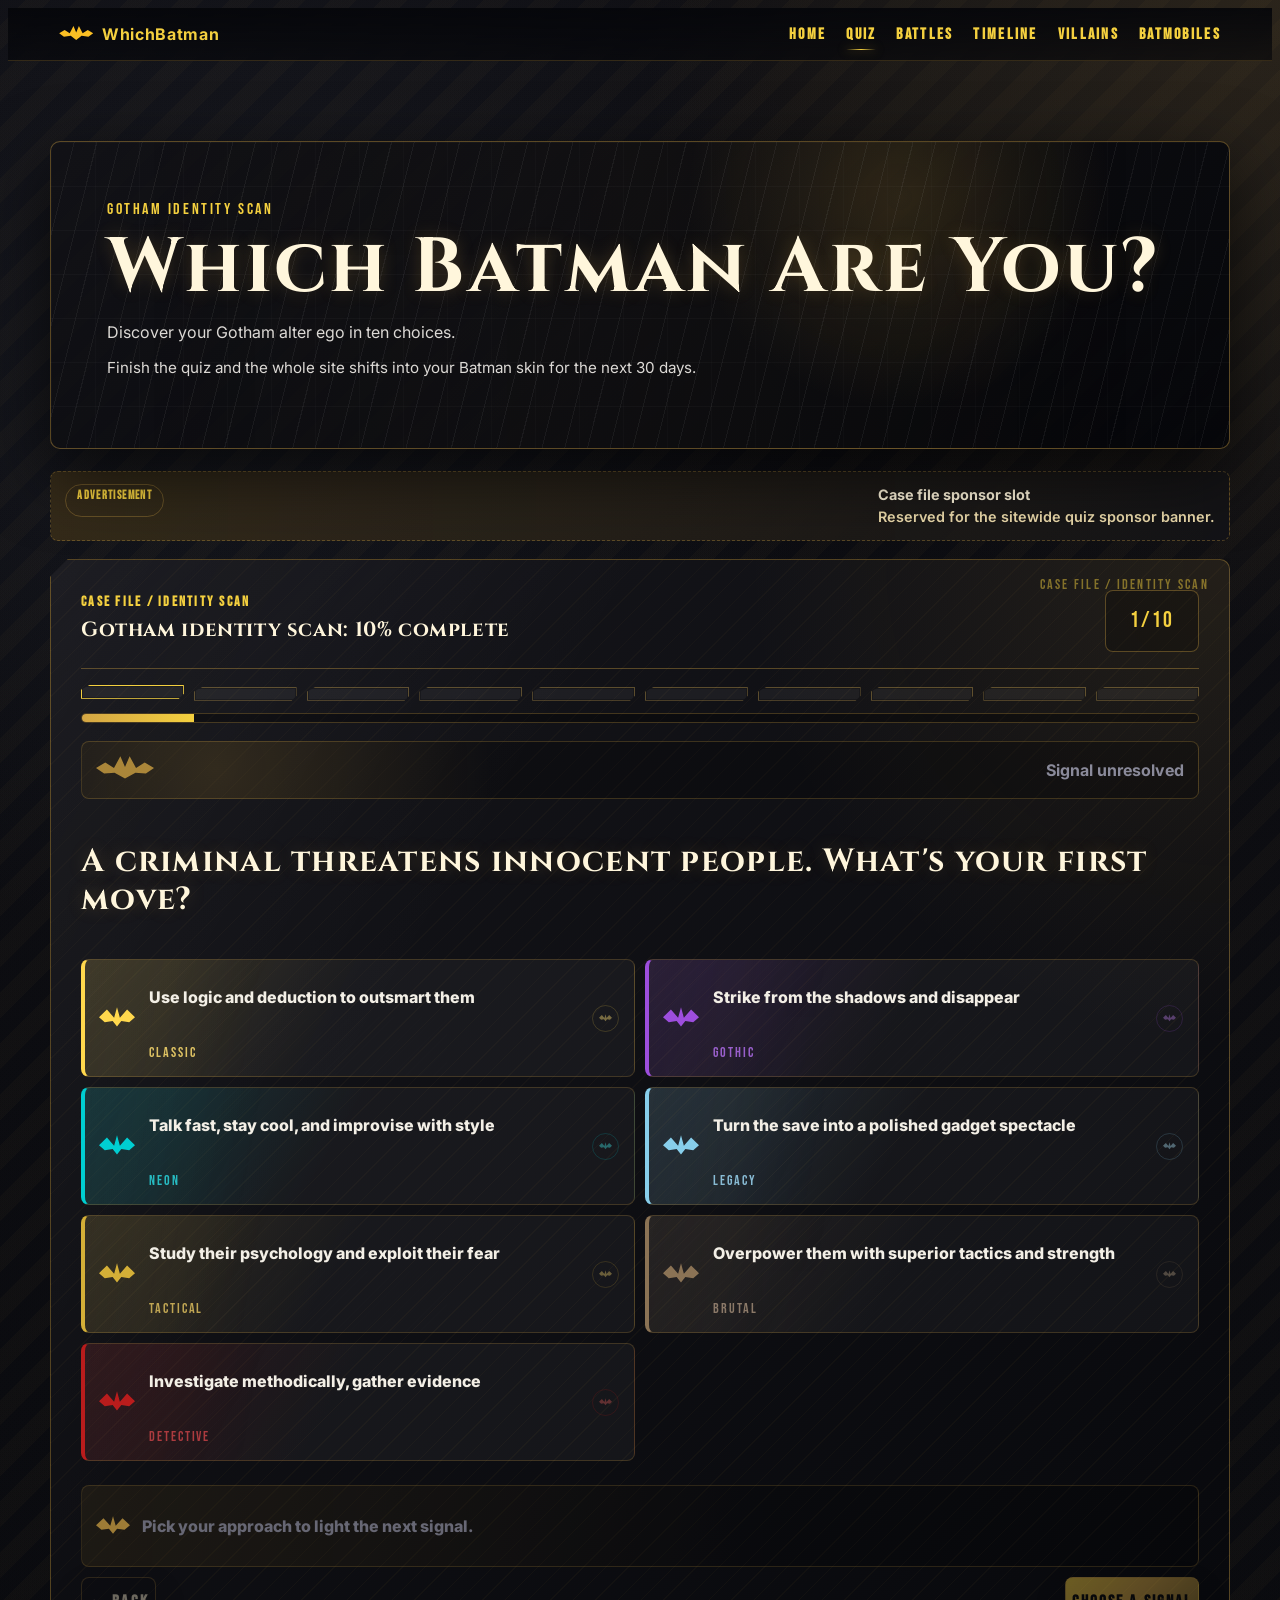
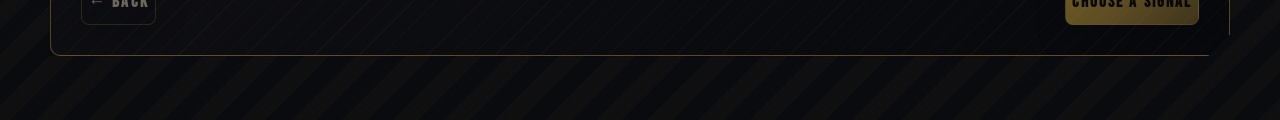
<file: quiz.html>
<!DOCTYPE html>
<html lang="en">
<head>
  <meta charset="UTF-8">
  <meta name="viewport" content="width=device-width, initial-scale=1.0">
  <title>Which Batman Are You? | The Ultimate Batman Personality Quiz</title>
  <meta name="description" content="Discover which iconic Batman you are. Take our 10-question personality quiz and unlock one of seven live-action Batman site skins: West, Keaton, Kilmer, Clooney, Bale, Affleck, or Pattinson.">
  
  <!-- Open Graph / Social Sharing -->
  <meta property="og:type" content="website">
  <meta property="og:title" content="Which Batman Are You? | Ultimate Personality Quiz">
  <meta property="og:description" content="10 questions. 7 live-action Batmen. Discover which Dark Knight matches your personality and unlock the matching site skin.">
  <meta property="og:url" content="https://whichbatman.com/quiz.html">
  <meta property="og:image" content="https://whichbatman.com/assets/og-quiz.jpg">
  
  <!-- Twitter Card -->
  <meta name="twitter:card" content="summary_large_image">
  <meta name="twitter:title" content="Which Batman Are You?">
  <meta name="twitter:description" content="Discover your Batman personality in 10 questions!">
  <meta name="twitter:image" content="https://whichbatman.com/assets/og-quiz.jpg">
  <meta name="theme-color" content="#0a0a0f">
  
  <!-- Structured Data -->
  <script type="application/ld+json">
  {
    "@context": "https://schema.org",
    "@type": "Quiz",
    "name": "Which Batman Are You?",
    "description": "A personality quiz matching users with iconic Batman portrayals",
    "about": {
      "@type": "Thing",
      "name": "Batman"
    }
  }
  </script>
  <link rel="preconnect" href="https://fonts.googleapis.com">
  <link rel="preconnect" href="https://fonts.gstatic.com" crossorigin>
  <script src="theme-loader.js"></script>
  <script>window.WhichBatmanTheme.initDocumentTheme();</script>
  <link href="https://fonts.googleapis.com/css2?family=Bebas+Neue&family=Cinzel:wght@500;600;700;800&family=Inter:wght@400;500;600;700;800&display=swap" rel="stylesheet">
  <link rel="stylesheet" href="styles.css">
  <link rel="stylesheet" href="themes.css">
</head>
<body class="page-quiz">
  <header class="bat-nav" aria-label="Primary navigation">
    <a class="bat-brand" href="index.html"><span class="brand-mark" aria-hidden="true"></span><strong>WhichBatman</strong></a>
    <nav>
      <a href="index.html">Home</a>
      <a href="quiz.html" aria-current="page">Quiz</a>
      <a href="battles.html">Battles</a>
      <a href="timeline.html">Timeline</a>
      <a href="villains.html">Villains</a>
      <a href="batmobiles.html">Batmobiles</a>
    </nav>
  </header>

  <div class="container">
    <header class="quiz-hero">
      <span class="quiz-kicker">Gotham identity scan</span>
      <h1>Which Batman Are You?</h1>
      <p class="subtitle">Discover your Gotham alter ego in ten choices.</p>
      <p class="theme-note">Finish the quiz and the whole site shifts into your Batman skin for the next 30 days.</p>
    </header>

    <div class="ad-slot ad-slot-banner" aria-label="Advertisement">
      <span class="ad-label">Advertisement</span>
      <span class="ad-copy"><strong>Case file sponsor slot</strong><br>Reserved for the sitewide quiz sponsor banner.</span>
    </div>
    
    <div class="quiz-card" id="quizCard">
      <div class="scan-header" aria-live="polite">
        <div>
          <span class="scan-label">Case file / identity scan</span>
          <strong id="scanStatus">Gotham identity scan: 10% complete</strong>
        </div>
        <span class="progress-text" id="progressText">1/10</span>
      </div>

      <div class="progress" aria-label="Quiz progress">
        <div class="progress-dots" id="progressDots" aria-hidden="true"></div>
        <div class="progress-bar" aria-hidden="true">
          <div class="progress-fill" id="progressFill" style="width: 10%"></div>
        </div>
      </div>
      
      <div class="identity-aura" id="identityAura" aria-hidden="true">
        <span class="aura-bat"></span>
        <span class="aura-copy">Signal unresolved</span>
      </div>

      <div class="question-stage" id="questionStage">
        <!-- Question 1 -->
        <div class="question active" data-question="1">
        <h2 class="question-title">A criminal threatens innocent people. What's your first move?</h2>
        <div class="options">
          <div class="option" data-value="west">Use logic and deduction to outsmart them</div>
          <div class="option" data-value="keaton">Strike from the shadows and disappear</div>
          <div class="option" data-value="kilmer">Talk fast, stay cool, and improvise with style</div>
          <div class="option" data-value="clooney">Turn the save into a polished gadget spectacle</div>
          <div class="option" data-value="bale">Study their psychology and exploit their fear</div>
          <div class="option" data-value="affleck">Overpower them with superior tactics and strength</div>
          <div class="option" data-value="pattinson">Investigate methodically, gather evidence</div>
        </div>
      </div>
      
      <!-- Question 2 -->
      <div class="question" data-question="2">
        <h2 class="question-title">How do you prefer to operate?</h2>
        <div class="options">
          <div class="option" data-value="west">In broad daylight, working with authorities</div>
          <div class="option" data-value="keaton">As a mysterious legend no one understands</div>
          <div class="option" data-value="kilmer">With empathy, precision, and a little theatrical polish</div>
          <div class="option" data-value="clooney">With allies, infrastructure, and full Bat-family momentum</div>
          <div class="option" data-value="bale">Through careful planning and resources</div>
          <div class="option" data-value="affleck">With brutal efficiency and experience</div>
          <div class="option" data-value="pattinson">Solo, trusting only yourself</div>
        </div>
      </div>
      
      <!-- Question 3 -->
      <div class="question" data-question="3">
        <h2 class="question-title">What's your relationship with your public identity?</h2>
        <div class="options">
          <div class="option" data-value="west">They complement each other perfectly</div>
          <div class="option" data-value="keaton">It's a necessary disguise, nothing more</div>
          <div class="option" data-value="kilmer">It's messy, emotional, and always under review</div>
          <div class="option" data-value="clooney">Charm is part of the mission, so use it</div>
          <div class="option" data-value="bale">A carefully crafted facade to protect my mission</div>
          <div class="option" data-value="affleck">Both identities are worn down and weary</div>
          <div class="option" data-value="pattinson">I barely maintain it; Batman is who I really am</div>
        </div>
      </div>
      
      <!-- Question 4 -->
      <div class="question" data-question="4">
        <h2 class="question-title">A villain offers you a moral dilemma. How do you respond?</h2>
        <div class="options">
          <div class="option" data-value="west">Find the honorable solution that saves everyone</div>
          <div class="option" data-value="keaton">Do what needs to be done, no matter how dark</div>
          <div class="option" data-value="kilmer">Feel every side of it, then choose the humane answer</div>
          <div class="option" data-value="clooney">Keep the team together and solve it with heart</div>
          <div class="option" data-value="bale">Never compromise your principles, even in crisis</div>
          <div class="option" data-value="affleck">The mission justifies harsh choices</div>
          <div class="option" data-value="pattinson">Struggle with the weight of the decision</div>
        </div>
      </div>
      
      <!-- Question 5 -->
      <div class="question" data-question="5">
        <h2 class="question-title">What drives you?</h2>
        <div class="options">
          <div class="option" data-value="west">A sense of civic duty and justice</div>
          <div class="option" data-value="keaton">A need to become something beyond human</div>
          <div class="option" data-value="kilmer">Healing old wounds without losing your soul</div>
          <div class="option" data-value="clooney">Helping people while keeping the family intact</div>
          <div class="option" data-value="bale">A vow to prevent others from suffering your loss</div>
          <div class="option" data-value="affleck">Anger at a world that took everything</div>
          <div class="option" data-value="pattinson">Vengeance against those who hurt your city</div>
        </div>
      </div>
      
      <!-- Question 6 -->
      <div class="question" data-question="6">
        <h2 class="question-title">How do you view your gadgets and technology?</h2>
        <div class="options">
          <div class="option" data-value="west">Clever tools for every situation</div>
          <div class="option" data-value="keaton">Extensions of your otherworldly presence</div>
          <div class="option" data-value="kilmer">Sleek tools that look as good as they perform</div>
          <div class="option" data-value="clooney">A chrome-plated arsenal for every possible emergency</div>
          <div class="option" data-value="bale">Military-grade equipment for serious threats</div>
          <div class="option" data-value="affleck">Battle-tested arsenal from years of war</div>
          <div class="option" data-value="pattinson">DIY creations that barely hold together</div>
        </div>
      </div>
      
      <!-- Question 7 -->
      <div class="question" data-question="7">
        <h2 class="question-title">What's your relationship with allies?</h2>
        <div class="options">
          <div class="option" data-value="west">Close partnership built on trust</div>
          <div class="option" data-value="keaton">Keep them at arm's length</div>
          <div class="option" data-value="kilmer">You care deeply, even when you're conflicted</div>
          <div class="option" data-value="clooney">Lean into teamwork and keep morale high</div>
          <div class="option" data-value="bale">They're essential but must prove themselves</div>
          <div class="option" data-value="affleck">Lost too many; keep your distance</div>
          <div class="option" data-value="pattinson">Still learning to trust anyone</div>
        </div>
      </div>
      
      <!-- Question 8 -->
      <div class="question" data-question="8">
        <h2 class="question-title">How do you handle failure?</h2>
        <div class="options">
          <div class="option" data-value="west">Learn from it and try again with optimism</div>
          <div class="option" data-value="keaton">Become more isolated and vengeful</div>
          <div class="option" data-value="kilmer">Internalize it, reflect, then come back sharper</div>
          <div class="option" data-value="clooney">Mask it with confidence and keep moving forward</div>
          <div class="option" data-value="bale">Use it as motivation to be better</div>
          <div class="option" data-value="affleck">Let it confirm your darkest beliefs</div>
          <div class="option" data-value="pattinson">Question everything about your approach</div>
        </div>
      </div>
      
      <!-- Question 9 -->
      <div class="question" data-question="9">
        <h2 class="question-title">What's your fighting style?</h2>
        <div class="options">
          <div class="option" data-value="west">Theatrical punches with sound effects</div>
          <div class="option" data-value="keaton">Graceful, almost supernatural movements</div>
          <div class="option" data-value="kilmer">Fast, athletic, and more acrobatic than people expect</div>
          <div class="option" data-value="clooney">Clean, crowd-pleasing heroics with big finish energy</div>
          <div class="option" data-value="bale">Ninja training meets street brawling</div>
          <div class="option" data-value="affleck">Raw power and decades of experience</div>
          <div class="option" data-value="pattinson">Brutal, relentless pounding</div>
        </div>
      </div>
      
      <!-- Question 10 -->
      <div class="question" data-question="10">
        <h2 class="question-title">What's your vision for Gotham's future?</h2>
        <div class="options">
          <div class="option" data-value="west">A shining example of law and order</div>
          <div class="option" data-value="keaton">A city that fears its protector</div>
          <div class="option" data-value="kilmer">A city where pain is understood instead of repeated</div>
          <div class="option" data-value="clooney">A city protected by community, family, and optimism</div>
          <div class="option" data-value="bale">A place that doesn't need Batman anymore</div>
          <div class="option" data-value="affleck">Saved despite itself, by any means</div>
          <div class="option" data-value="pattinson">Hope, even if you don't see it yet</div>
        </div>
      </div>
      </div>

      <div class="selection-callout" id="selectionCallout" aria-live="polite">
        <span class="selection-signal" aria-hidden="true"></span>
        <span id="selectionCopy">Pick your approach to light the next signal.</span>
      </div>

      <div class="quiz-interrupt" id="midQuizAd" aria-label="Advertisement">
        <span class="ad-label">Advertisement</span>
        <span class="ad-copy"><strong>Evidence break</strong> A quiet sponsor placement between case files.</span>
      </div>
      
      <div class="nav-buttons">
        <button class="secondary" id="prevBtn" onclick="previousQuestion()" disabled>← Back</button>
        <button id="nextBtn" onclick="nextQuestion()" disabled>Next →</button>
      </div>
    </div>
    
    <!-- Results Screen -->
    <div class="quiz-card results" id="results">
      <div class="result-dossier" id="resultDossier">
        <aside class="result-era-panel" aria-label="Era dossier">
          <span class="scan-label">Era file</span>
          <div class="result-signal" id="resultSignal" aria-hidden="true">
            <span></span>
          </div>
          <div class="era-year" id="resultYear"></div>
          <h3 id="resultEra"></h3>
          <p id="resultDirective"></p>
          <dl class="era-facts">
            <div>
              <dt>Operating mode</dt>
              <dd id="resultMode"></dd>
            </div>
            <div>
              <dt>Gotham readout</dt>
              <dd id="resultReadout"></dd>
            </div>
          </dl>
        </aside>

        <div class="result-card" id="resultCard">
          <span class="scan-label">Identity confirmed</span>
          <h2 class="results-heading">You are</h2>
          <div class="result-batman" id="resultEmoji"></div>
          <h3 class="result-name" id="resultName"></h3>
          <div class="match-strength">
            <span id="matchLabel">Match strength</span>
            <strong id="matchPercent">100%</strong>
            <div class="match-track"><span id="matchFill"></span></div>
          </div>
          <blockquote class="result-quote" id="resultQuote"></blockquote>
          <p class="result-description" id="resultDescription"></p>
          <div class="result-traits" id="resultTraits"></div>
          <div class="personality-breakdown" id="personalityBreakdown" aria-label="Personality breakdown"></div>
        </div>
      </div>
      
      <div class="share-buttons">
        <button onclick="shareResult()">📤 Share Result</button>
        <button class="secondary" onclick="restartQuiz()">🔄 Take Again</button>
      </div>

      <div class="ad-slot ad-slot-result" aria-label="Advertisement">
        <span class="ad-label">Advertisement</span>
        <span class="ad-copy"><strong>Result Slot Placeholder</strong><br>Reserved for the post-result AdSense unit shown after each theme reveal.</span>
      </div>
    </div>
  </div>
  
  <script>
    const quizData = {
      west: {
        name: "Adam West's Batman",
        emoji: "🎭",
        quote: "Some days you just can't get rid of a bomb!",
        description: "You're the campy, colorful, utterly earnest Dark Knight of the 1960s! You solve crimes with logic, gadgets, and unshakeable optimism. Evil-doers beware: you've got a Bat-solution for everything!",
        traits: ["Optimistic", "By-the-book", "Gadget master", "Team player", "Honorable"]
      },
      keaton: {
        name: "Michael Keaton's Batman",
        emoji: "🦇",
        quote: "I'm Batman.",
        description: "You're the gothic, mysterious Batman who emerged from the shadows in 1989. Brooding, unpredictable, and slightly unhinged — you're the urban legend criminals whisper about in fear.",
        traits: ["Mysterious", "Haunted", "Intimidating", "Theatrical", "Gothic"]
      },
      kilmer: {
        name: "Val Kilmer's Batman",
        emoji: "🟣",
        quote: "It's the car, right? Chicks love the car.",
        description: "You're the overlooked 1995 Batman: stylish, emotionally open, and more introspective than people remember. You balance neon spectacle with a surprisingly human Bruce Wayne underneath the cape.",
        traits: ["Reflective", "Stylish", "Underrated", "Empathetic", "Agile"]
      },
      clooney: {
        name: "George Clooney's Batman",
        emoji: "❄️",
        quote: "This is why Superman works alone.",
        description: "You're the polished, over-the-top guardian of the Schumacher ice age. You believe charisma, teamwork, and a fully stocked utility belt can solve almost anything, preferably with dramatic lighting.",
        traits: ["Charming", "Playful", "Collaborative", "Confident", "Maximalist"]
      },
      bale: {
        name: "Christian Bale's Batman",
        emoji: "⚔️",
        quote: "It's not who I am underneath, but what I do that defines me.",
        description: "You're the tactical, highly-trained Dark Knight of Nolan's trilogy. You've turned trauma into purpose, building an arsenal of military-grade equipment and unwavering principles. You're Batman as special forces operative.",
        traits: ["Strategic", "Principled", "Tactical", "Determined", "Incorruptible"]
      },
      affleck: {
        name: "Ben Affleck's Batman",
        emoji: "💪",
        quote: "Do you bleed? You will.",
        description: "You're the battle-worn, brutal Batman of the DCEU. Twenty years of fighting crime has left you jaded and willing to cross lines. You're what happens when Batman stops pulling punches.",
        traits: ["Experienced", "Brutal", "Cynical", "Powerful", "Ruthless"]
      },
      pattinson: {
        name: "Robert Pattinson's Batman",
        emoji: "🔍",
        quote: "I'm vengeance.",
        description: "You're the Year Two detective Batman — emo, methodical, and still figuring it out. You're less superhero, more damaged investigator using vengeance as therapy. Batman as a crime scene in a cape.",
        traits: ["Methodical", "Vengeful", "Isolated", "Detective", "Raw"]
      }
    };
    const eraProfiles = {
      west: {
        year: "1966",
        era: "Bright signal operations",
        directive: "Keep Gotham legible, lawful, and weirdly cheerful. Your case file is civic duty with a utility belt.",
        mode: "Public heroics",
        readout: "High optimism / low shadow"
      },
      keaton: {
        year: "1989",
        era: "Gothic urban legend",
        directive: "Let the city talk itself into fear. Your strongest weapon is the rumor criminals spread for you.",
        mode: "Myth and misdirection",
        readout: "Cathedral skyline / unstable signal"
      },
      kilmer: {
        year: "1995",
        era: "Neon psyche case",
        directive: "Treat the cowl like a mirror. You win when style and self-knowledge stop fighting each other.",
        mode: "Empathy under neon",
        readout: "Human center / high theatricality"
      },
      clooney: {
        year: "1997",
        era: "Bat-family spectacle",
        directive: "Bring the team, bring the gadgets, and keep the ice from reaching the heart of the mission.",
        mode: "Team command",
        readout: "Chrome optimism / family channel"
      },
      bale: {
        year: "2005-2012",
        era: "Nolan tactical doctrine",
        directive: "Become a symbol with rules. Your Gotham changes when fear is disciplined into restraint.",
        mode: "Strategic escalation",
        readout: "Grounded threat / controlled burn"
      },
      affleck: {
        year: "2016",
        era: "War-room veteran",
        directive: "You are what the mission costs after too many years. The file says power, grief, and no patience left.",
        mode: "Heavy armor response",
        readout: "Battle fatigue / maximum force"
      },
      pattinson: {
        year: "2022",
        era: "Rain-soaked detective",
        directive: "Follow the evidence until vengeance becomes something useful. Hope is the last clue in the room.",
        mode: "Crime-scene obsession",
        readout: "Low trust / rising signal"
      }
    };
    
    let currentQuestion = 1;
    let answers = {};
    let autoAdvanceTimer = null;
    let autoAdvanceCountdown = null;
    const totalQuestions = 10;
    const batmanLabels = {
      west: "Classic",
      keaton: "Gothic",
      kilmer: "Neon",
      clooney: "Legacy",
      bale: "Tactical",
      affleck: "Brutal",
      pattinson: "Detective"
    };
    const batmanSelectionCopy = {
      west: "Clean deduction. Classic Gotham logic is now on file.",
      keaton: "Shadow profile logged. The myth is taking shape.",
      kilmer: "Stylish read. The signal just picked up a neon edge.",
      clooney: "Family-channel energy logged. The case file is smiling back.",
      bale: "Tactical answer secured. Fear has entered the equation.",
      affleck: "Heavy response locked. This profile carries battle damage.",
      pattinson: "Detective signal marked. The rain is getting louder."
    };
    const auraCopy = [
      "Signal unresolved",
      "Trace evidence logged",
      "Behavioral pattern forming",
      "Cowl profile sharpening",
      "Gotham identity lock nearby"
    ];

    function initializeProgressDots() {
      const dots = document.getElementById('progressDots');
      if (!dots || dots.children.length) return;
      for (let i = 1; i <= totalQuestions; i++) {
        const dot = document.createElement('span');
        dot.className = 'progress-dot';
        dot.dataset.step = i;
        dots.appendChild(dot);
      }
    }

    function decorateOptions() {
      document.querySelectorAll('.option').forEach(option => {
        if (option.querySelector('.option-copy')) return;
        const value = option.dataset.value;
        const copy = option.textContent.trim();
        option.setAttribute('role', 'button');
        option.setAttribute('tabindex', '0');
        option.setAttribute('aria-pressed', 'false');
        option.innerHTML = `<span class="option-mark" aria-hidden="true"></span><span class="option-copy">${copy}</span><span class="option-code">${batmanLabels[value] || 'Case'}</span><span class="option-stamp" aria-hidden="true"></span>`;
      });
    }

    function clearAutoAdvance() {
      if (autoAdvanceTimer) {
        window.clearTimeout(autoAdvanceTimer);
        autoAdvanceTimer = null;
      }
      if (autoAdvanceCountdown) {
        window.clearInterval(autoAdvanceCountdown);
        autoAdvanceCountdown = null;
      }
    }

    function updateSelectionCallout(value, message) {
      const callout = document.getElementById('selectionCallout');
      const copy = document.getElementById('selectionCopy');
      if (!callout || !copy) return;
      callout.classList.toggle('active', Boolean(value));
      callout.dataset.signal = value || 'gotham';
      copy.textContent = message || (value
        ? `${batmanSelectionCopy[value] || 'Choice locked.'} Lock it in when ready.`
        : 'Pick your approach to light the next signal.');
    }

    function updateNextButton() {
      const nextBtn = document.getElementById('nextBtn');
      if (!nextBtn) return;
      const hasAnswer = answers[currentQuestion] !== undefined;
      nextBtn.disabled = !hasAnswer;
      if (!hasAnswer) {
        nextBtn.textContent = 'Choose a signal';
      } else {
        nextBtn.textContent = currentQuestion === totalQuestions ? 'Reveal Identity →' : 'Lock It In →';
      }
    }

    function selectOption(option) {
      const question = option.closest('.question');
      const questionNum = Number(question.dataset.question);
      const value = option.dataset.value;

      clearAutoAdvance();
      question.querySelectorAll('.option').forEach(opt => {
        opt.classList.remove('selected');
        opt.setAttribute('aria-pressed', 'false');
      });

      question.querySelector('.options')?.classList.add('has-selected');
      option.classList.add('selected');
      option.setAttribute('aria-pressed', 'true');
      answers[questionNum] = value;

      updateSelectionCallout(value);
      updateNextButton();
      updateProgress();
      scheduleAutoAdvance(questionNum, value);
    }

    function scheduleAutoAdvance(questionNum, value) {
      let remaining = 2;
      const label = currentQuestion === totalQuestions ? 'Revealing identity' : 'Advancing';
      updateSelectionCallout(value, `${batmanSelectionCopy[value] || 'Choice locked.'} ${label} in ${remaining}...`);

      autoAdvanceCountdown = window.setInterval(() => {
        remaining -= 1;
        if (remaining > 0) {
          updateSelectionCallout(value, `${batmanSelectionCopy[value] || 'Choice locked.'} ${label} in ${remaining}...`);
        }
      }, 1000);

      autoAdvanceTimer = window.setTimeout(() => {
        clearAutoAdvance();
        if (currentQuestion === questionNum && answers[questionNum] === value) {
          nextQuestion();
        }
      }, 2000);
    }
    
    // Option selection
    document.querySelectorAll('.option').forEach(option => {
      option.addEventListener('click', function() {
        selectOption(this);
      });
      option.addEventListener('keydown', function(event) {
        if (event.key === 'Enter' || event.key === ' ') {
          event.preventDefault();
          selectOption(this);
        }
      });
    });
    
    function updateProgress() {
      const answeredCount = Object.keys(answers).length;
      const progress = (currentQuestion / totalQuestions) * 100;
      const scanPercent = Math.max(10, Math.round((answeredCount / totalQuestions) * 100));
      document.getElementById('progressFill').style.width = progress + '%';
      document.getElementById('progressText').textContent = currentQuestion + '/' + totalQuestions;

      const scanStatus = document.getElementById('scanStatus');
      if (scanStatus) scanStatus.textContent = `Gotham identity scan: ${scanPercent}% complete`;

      document.querySelectorAll('.progress-dot').forEach(dot => {
        const step = Number(dot.dataset.step);
        dot.classList.toggle('complete', step < currentQuestion || answers[step] !== undefined);
        dot.classList.toggle('current', step === currentQuestion);
      });

      const topResult = getLeadingResult();
      const aura = document.getElementById('identityAura');
      if (aura) {
        aura.dataset.signal = topResult || 'gotham';
        aura.querySelector('.aura-copy').textContent = auraCopy[Math.min(auraCopy.length - 1, Math.floor(answeredCount / 2))];
      }

      const midQuizAd = document.getElementById('midQuizAd');
      if (midQuizAd) midQuizAd.classList.toggle('active', currentQuestion === 6);
    }
    
    function showQuestion(num) {
      clearAutoAdvance();
      const previous = currentQuestion;
      currentQuestion = num;
      const direction = num >= previous ? 'forward' : 'back';
      const activeQuestion = document.querySelector('.question.active');
      const nextQuestionEl = document.querySelector(`[data-question="${num}"]`);

      document.getElementById('questionStage').dataset.direction = direction;
      document.querySelectorAll('.question').forEach(q => q.classList.remove('leaving'));
      if (activeQuestion && activeQuestion !== nextQuestionEl) activeQuestion.classList.add('leaving');
      window.setTimeout(() => {
        document.querySelectorAll('.question').forEach(q => q.classList.remove('active', 'leaving'));
        nextQuestionEl.classList.add('active');
      }, activeQuestion && activeQuestion !== nextQuestionEl ? 120 : 0);
      
      // Update button states
      document.getElementById('prevBtn').disabled = num === 1;
      const hasAnswer = answers[num] !== undefined;
      updateNextButton();
      
      // Restore selected option if exists
      document.querySelectorAll('.options').forEach(options => options.classList.remove('has-selected'));
      document.querySelectorAll('.option').forEach(opt => {
        opt.classList.remove('selected');
        opt.setAttribute('aria-pressed', 'false');
      });
      if (hasAnswer) {
          const question = document.querySelector(`[data-question="${num}"]`);
          const selected = question.querySelector(`[data-value="${answers[num]}"]`);
          if (selected) {
            question.querySelector('.options')?.classList.add('has-selected');
            selected.classList.add('selected');
            selected.setAttribute('aria-pressed', 'true');
          }
      }
      updateSelectionCallout(hasAnswer ? answers[num] : null);
      
      updateProgress();
    }

    function getScoreMap() {
      const scores = {};
      Object.values(answers).forEach(answer => {
        scores[answer] = (scores[answer] || 0) + 1;
      });
      return scores;
    }

    function getLeadingResult() {
      const scores = getScoreMap();
      const entries = Object.entries(scores);
      if (!entries.length) return null;
      entries.sort((a, b) => b[1] - a[1]);
      return entries[0][0];
    }
    
    function nextQuestion() {
      clearAutoAdvance();
      if (currentQuestion < 10) {
        showQuestion(currentQuestion + 1);
      } else {
        showResults();
      }
    }
    
    function previousQuestion() {
      clearAutoAdvance();
      if (currentQuestion > 1) {
        showQuestion(currentQuestion - 1);
      }
    }
    
    function displayResult(winner, options = {}) {
      clearAutoAdvance();
      const settings = options || {};
      const result = quizData[winner];
      if (!result) return;

      window.WhichBatmanTheme.setThemeForBatman(winner);
      document.body.dataset.result = winner;
      document.body.classList.add('result-active');

      document.getElementById('resultEmoji').textContent = result.emoji;
      document.getElementById('resultName').textContent = result.name;
      document.getElementById('resultQuote').textContent = `“${result.quote}”`;
      document.getElementById('resultDescription').textContent = result.description;
      const era = eraProfiles[winner];
      if (era) {
        document.getElementById('resultDossier').dataset.result = winner;
        document.getElementById('resultYear').textContent = era.year;
        document.getElementById('resultEra').textContent = era.era;
        document.getElementById('resultDirective').textContent = era.directive;
        document.getElementById('resultMode').textContent = era.mode;
        document.getElementById('resultReadout').textContent = era.readout;
      }

      const traitsHTML = result.traits.map(trait => `<span class="trait">${trait}</span>`).join('');
      document.getElementById('resultTraits').innerHTML = traitsHTML;

      const scores = settings.scores || {[winner]: totalQuestions};
      const topScore = Math.max(...Object.values(scores), 1);
      const matchPercent = Math.max(62, Math.round((topScore / totalQuestions) * 100));
      document.getElementById('matchPercent').textContent = matchPercent + '%';
      document.getElementById('matchFill').style.width = matchPercent + '%';

      const breakdown = Object.entries(quizData).map(([key, data]) => {
        const score = scores[key] || 0;
        const width = Math.round((score / totalQuestions) * 100);
        return `<div class="breakdown-row" data-batman="${key}"><span>${batmanLabels[key]}</span><div><i style="width:${width}%"></i></div><strong>${score}</strong></div>`;
      }).join('');
      document.getElementById('personalityBreakdown').innerHTML = breakdown;

      document.querySelector('.quiz-card:not(.results)').style.display = 'none';
      document.getElementById('results').classList.add('active');
      document.getElementById('results').scrollIntoView({ behavior: 'smooth', block: 'start' });

      localStorage.setItem('whichBatmanResult', winner);
      localStorage.setItem('whichBatmanResultName', result.name);
      localStorage.removeItem('whichBatmanProgress');

      if (settings.track !== false && typeof gtag !== 'undefined') {
        gtag('event', 'quiz_complete', {
          'event_category': 'engagement',
          'event_label': winner,
          'value': 1
        });
      }

      if (settings.updateUrl !== false && history.pushState) {
        const newUrl = window.location.pathname + '?result=' + winner;
        history.pushState({result: winner}, '', newUrl);
      }
    }

    function showResults() {
      const scores = getScoreMap();
      const winner = Object.keys(scores).reduce((a, b) => scores[a] > scores[b] ? a : b);
      displayResult(winner, { scores });
    }
    
    function shareResult() {
      const result = localStorage.getItem('whichBatmanResult');
      const batman = quizData[result];
      const url = window.location.origin + window.location.pathname + '?result=' + result;
      const text = `I got ${batman.name} on the Which Batman Are You quiz: “${batman.quote}” 🦇`;
      
      if (navigator.share) {
        navigator.share({
          title: 'Which Batman Are You?',
          text: text,
          url: url
        });
      } else {
        // Fallback: copy to clipboard
        navigator.clipboard.writeText(`${text} ${url}`);
        alert('Result link copied to clipboard!');
      }
      
      // Track share
      if (typeof gtag !== 'undefined') {
        gtag('event', 'share', {
          'event_category': 'engagement',
          'event_label': 'quiz_result',
          'value': 1
        });
      }
    }
    
    function restartQuiz() {
      clearAutoAdvance();
      currentQuestion = 1;
      answers = {};
      
      document.getElementById('results').classList.remove('active');
      delete document.body.dataset.result;
      document.body.classList.remove('result-active');
      window.WhichBatmanTheme.setTheme('gotham');
      document.querySelector('.quiz-card:not(.results)').style.display = 'block';
      
      showQuestion(1);
      document.querySelectorAll('.option').forEach(opt => {
        opt.classList.remove('selected');
        opt.setAttribute('aria-pressed', 'false');
      });
      document.querySelectorAll('.options').forEach(options => options.classList.remove('has-selected'));
      updateSelectionCallout(null);
      localStorage.removeItem('whichBatmanProgress');
      
      // Clear URL
      if (history.pushState) {
        history.pushState(null, '', window.location.pathname);
      }
    }

    initializeProgressDots();
    decorateOptions();
    updateProgress();
    updateNextButton();
    
    // Check for shared result in URL
    window.addEventListener('DOMContentLoaded', () => {
      const urlParams = new URLSearchParams(window.location.search);
      const result = urlParams.get('result');
      
      if (result && quizData[result]) {
        currentQuestion = 10;
        displayResult(result, { updateUrl: false, track: false });
      }
      
      // Track quiz start
      if (typeof gtag !== 'undefined') {
        gtag('event', 'quiz_start', {
          'event_category': 'engagement',
          'value': 1
        });
      }
    });
    
    // Save progress to localStorage
    window.addEventListener('beforeunload', () => {
      if (Object.keys(answers).length > 0 && currentQuestion < 10) {
        localStorage.setItem('whichBatmanProgress', JSON.stringify({
          currentQuestion,
          answers
        }));
      }
    });
    
    // Restore progress on load
    const savedProgress = localStorage.getItem('whichBatmanProgress');
    if (savedProgress && !window.location.search.includes('result=')) {
      const {currentQuestion: saved, answers: savedAnswers} = JSON.parse(savedProgress);
      if (saved > 1) {
        if (confirm('Continue where you left off?')) {
          answers = savedAnswers;
          showQuestion(saved);
        } else {
          localStorage.removeItem('whichBatmanProgress');
        }
      }
    }
  </script>
  
  <!-- Analytics placeholder - replace with actual GA4 -->
  <script async src="https://www.googletagmanager.com/gtag/js?id=G-XXXXXXXXXX"></script>
  <script>
    window.dataLayer = window.dataLayer || [];
    function gtag(){dataLayer.push(arguments);}
    gtag('js', new Date());
    gtag('config', 'G-XXXXXXXXXX');
  </script>
</body>
</html>
</file>
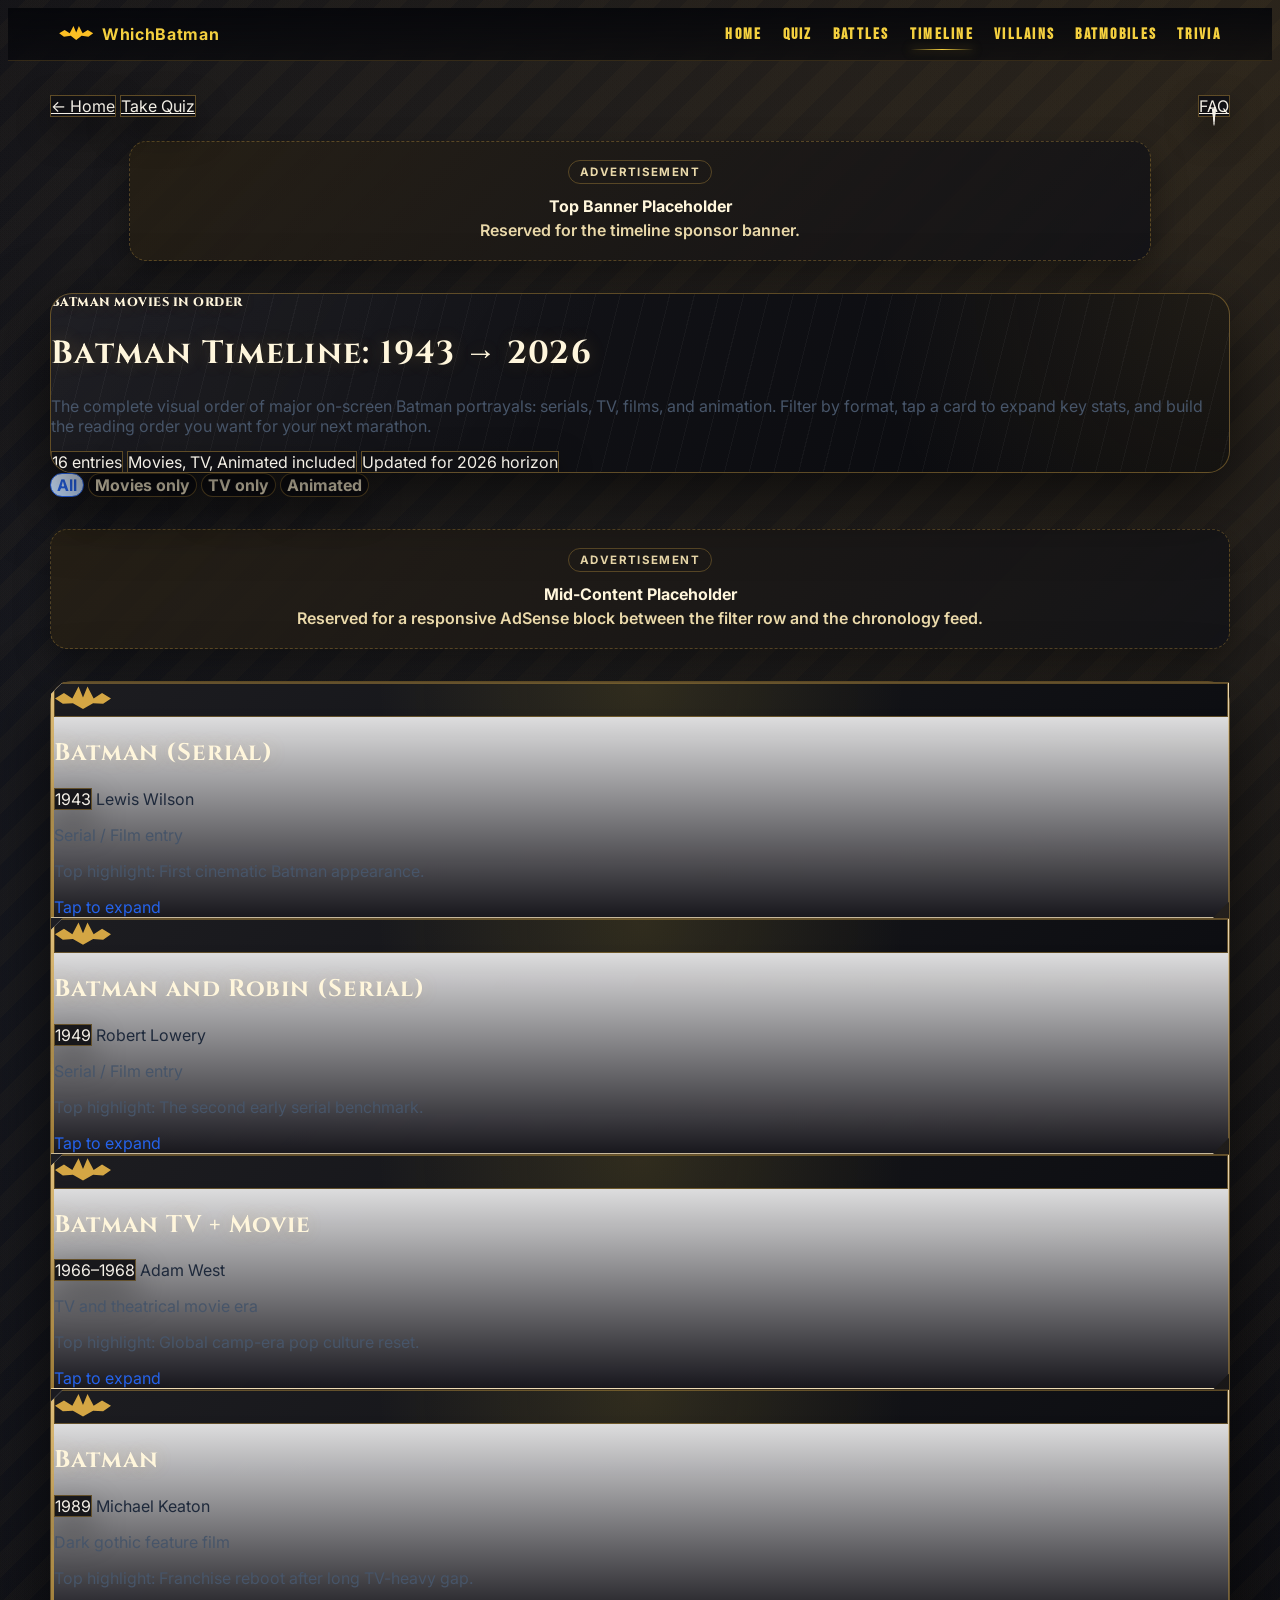
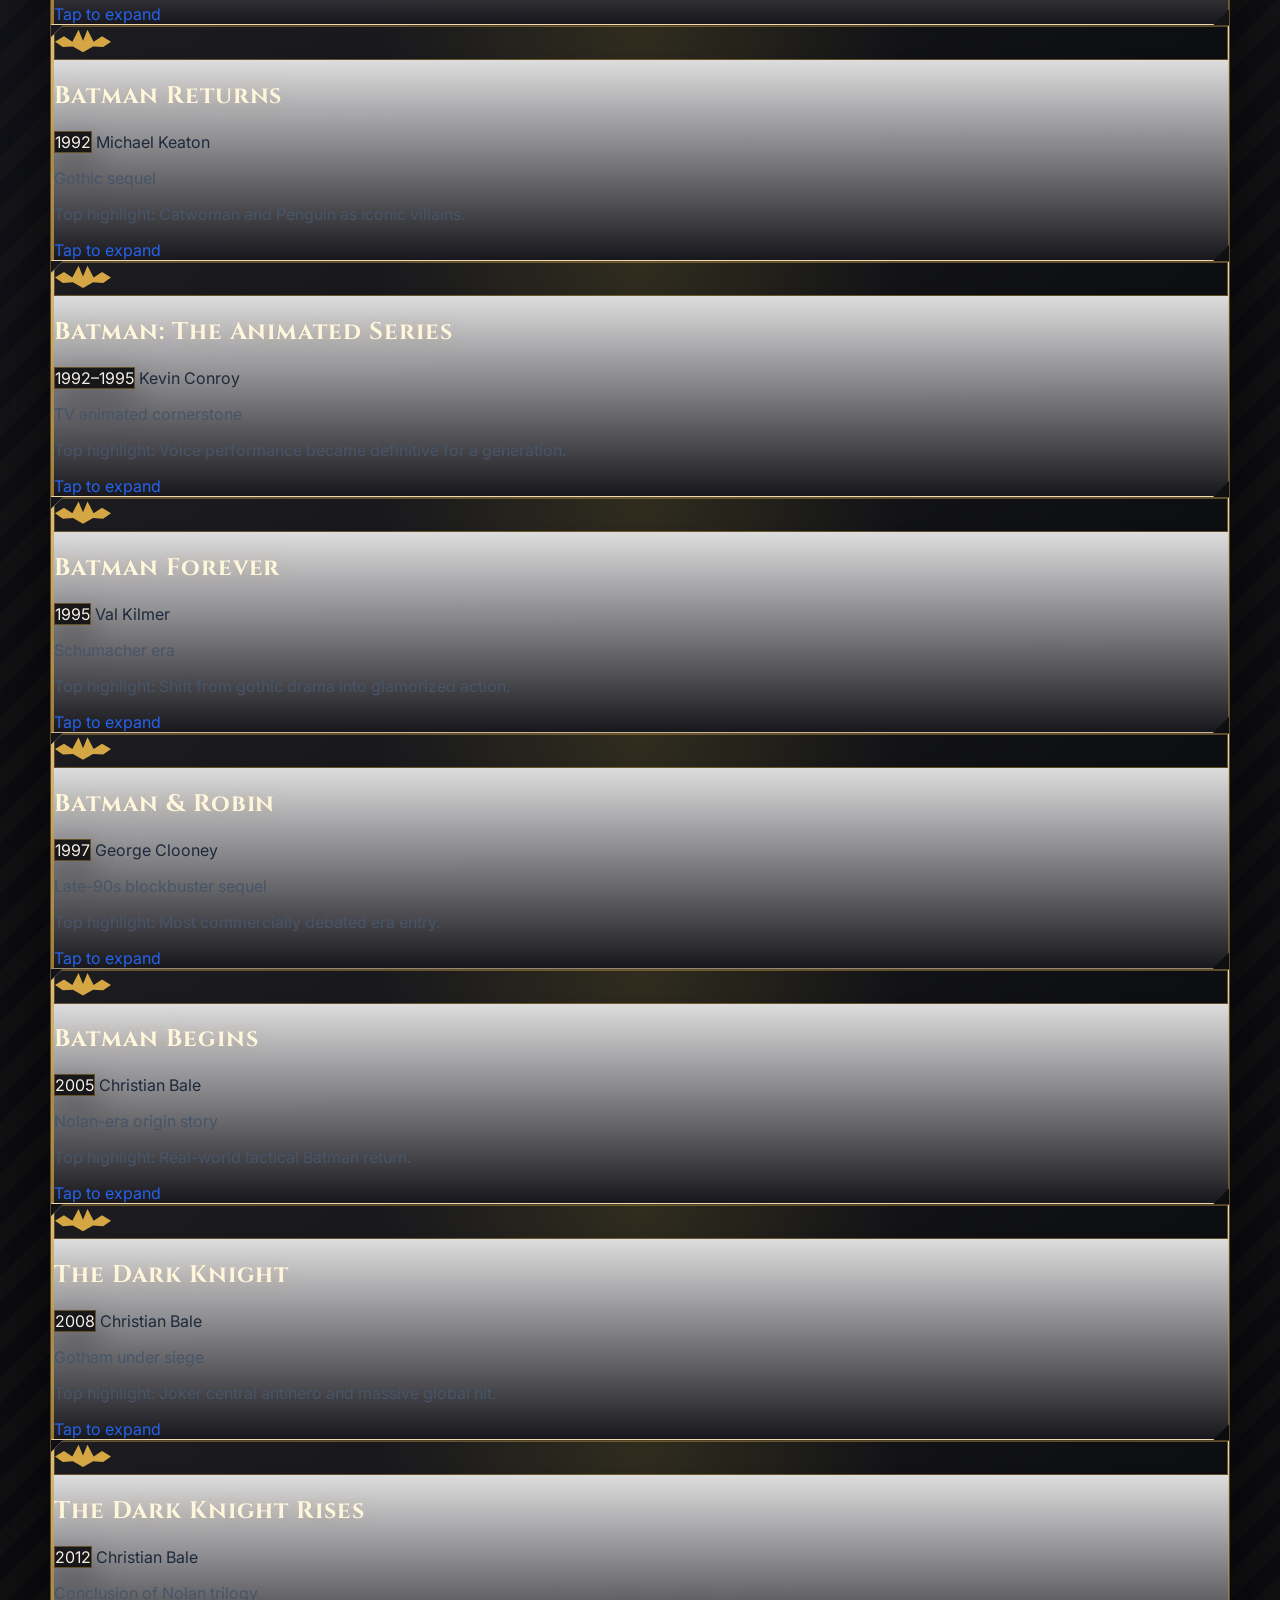
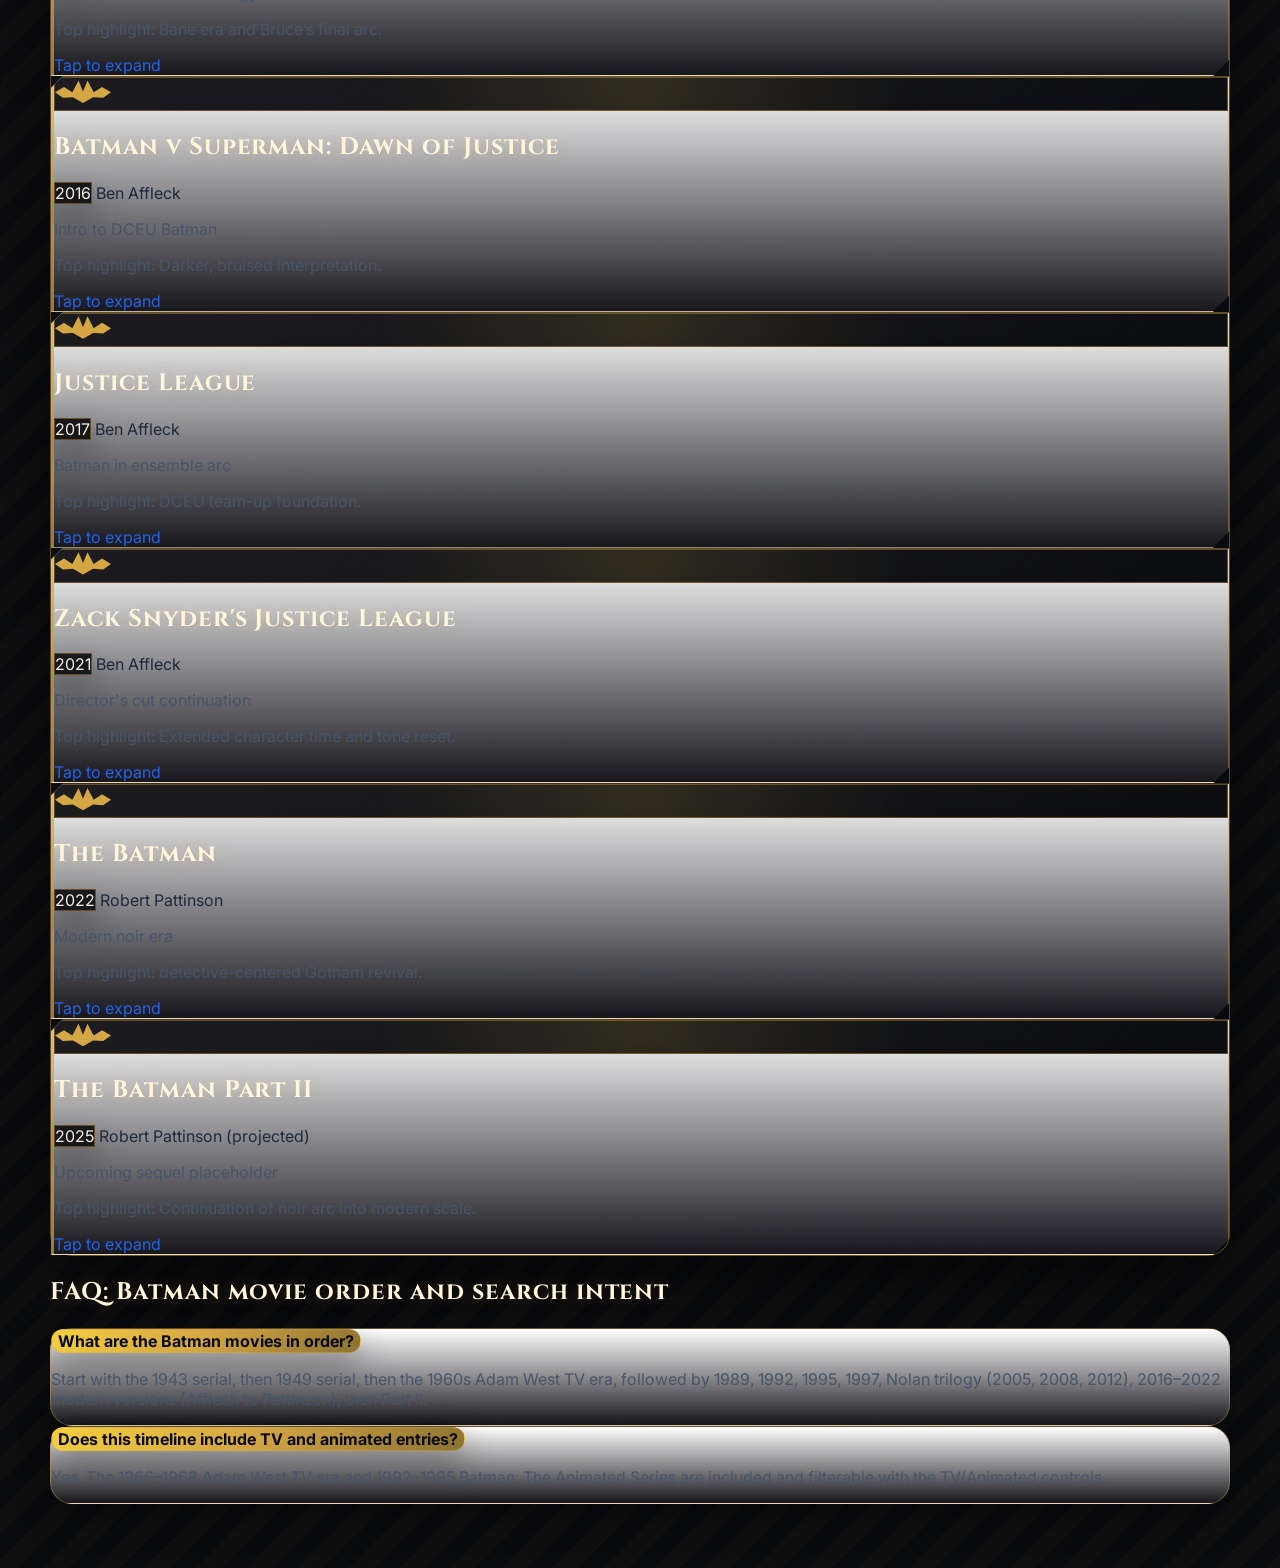
<file: timeline.html>
<!DOCTYPE html>
<html lang="en">
<head>
  <meta charset="UTF-8">
  <meta name="viewport" content="width=device-width, initial-scale=1.0">
  <title>Batman Movies in Order: Complete Timeline 1943-2026 | WhichBatman</title>
  <meta name="description" content="Batman movies in order from 1943 to 2026. Explore every on-screen version of Batman with an interactive timeline, filters (Movies, TV, Animated), box office, Rotten Tomatoes scores, and key moments.">
  <meta name="keywords" content="batman movies in order, batman timeline, batman film order, batman tv, animated series">

  <link rel="canonical" href="https://whichbatman.com/timeline.html">

  <meta property="og:type" content="website">
  <meta property="og:title" content="Batman Movies in Order: Complete Timeline">
  <meta property="og:description" content="Interactive Batman timeline from 1943-2026 with movies, TV, and animated entries.">
  <meta property="og:url" content="https://whichbatman.com/timeline.html">
  <meta property="og:image" content="https://whichbatman.com/assets/og-home.jpg">

  <meta name="twitter:card" content="summary_large_image">
  <meta name="twitter:title" content="Batman Movies in Order | WhichBatman">
  <meta name="twitter:description" content="The complete Batman timeline with all major on-screen versions, actor, title, year, box office, and Rotten Tomatoes score.">
  <meta name="twitter:image" content="https://whichbatman.com/assets/og-home.jpg">
  <meta name="theme-color" content="#0a0a0f">

  <script type="application/ld+json">
  {
    "@context": "https://schema.org",
    "@type": "ItemList",
    "name": "Batman Movies in Order: Timeline",
    "description": "Chronological list of major Batman films, TV-era entry, and animated series from 1943 to 2026.",
    "itemListElement": [
      {"@type":"ListItem","position":1,"item":{"@type":"Movie","name":"Batman (1943 serial)","url":"https://whichbatman.com/timeline.html#entry-1943"}},
      {"@type":"ListItem","position":2,"item":{"@type":"Movie","name":"Batman and Robin (1949 serial)","url":"https://whichbatman.com/timeline.html#entry-1949"}},
      {"@type":"ListItem","position":3,"item":{"@type":"TVSeries","name":"Batman TV Series (1966-1968)","url":"https://whichbatman.com/timeline.html#entry-1966"}},
      {"@type":"ListItem","position":4,"item":{"@type":"Movie","name":"Batman (1989)","url":"https://whichbatman.com/timeline.html#entry-1989"}},
      {"@type":"ListItem","position":5,"item":{"@type":"Movie","name":"Batman Returns (1992)","url":"https://whichbatman.com/timeline.html#entry-1992b"}},
      {"@type":"ListItem","position":6,"item":{"@type":"TVSeries","name":"Batman: The Animated Series (1992-1995)","url":"https://whichbatman.com/timeline.html#entry-btas"}},
      {"@type":"ListItem","position":7,"item":{"@type":"Movie","name":"Batman Forever (1995)","url":"https://whichbatman.com/timeline.html#entry-1995"}},
      {"@type":"ListItem","position":8,"item":{"@type":"Movie","name":"Batman & Robin (1997)","url":"https://whichbatman.com/timeline.html#entry-1997"}},
      {"@type":"ListItem","position":9,"item":{"@type":"Movie","name":"Batman Begins (2005)","url":"https://whichbatman.com/timeline.html#entry-2005"}},
      {"@type":"ListItem","position":10,"item":{"@type":"Movie","name":"The Dark Knight (2008)","url":"https://whichbatman.com/timeline.html#entry-2008"}},
      {"@type":"ListItem","position":11,"item":{"@type":"Movie","name":"The Dark Knight Rises (2012)","url":"https://whichbatman.com/timeline.html#entry-2012"}},
      {"@type":"ListItem","position":12,"item":{"@type":"Movie","name":"Batman v Superman: Dawn of Justice (2016)","url":"https://whichbatman.com/timeline.html#entry-2016"}},
      {"@type":"ListItem","position":13,"item":{"@type":"Movie","name":"Justice League (2017)","url":"https://whichbatman.com/timeline.html#entry-2017"}},
      {"@type":"ListItem","position":14,"item":{"@type":"Movie","name":"Zack Snyder's Justice League (2021)","url":"https://whichbatman.com/timeline.html#entry-2021"}},
      {"@type":"ListItem","position":15,"item":{"@type":"Movie","name":"The Batman (2022)","url":"https://whichbatman.com/timeline.html#entry-2022"}},
      {"@type":"ListItem","position":16,"item":{"@type":"Movie","name":"The Batman Part II (2025)","url":"https://whichbatman.com/timeline.html#entry-2025"}}
    ]
  }
  </script>

  <script type="application/ld+json">
  {
    "@context": "https://schema.org",
    "@type": "FAQPage",
    "mainEntity": [
      {
        "@type": "Question",
        "name": "What is the Batman movie order in simple chronological viewing order?",
        "acceptedAnswer": {
          "@type": "Answer",
          "text": "Start with the 1943 and 1949 serials, then the 1966-68 TV-era films/series, then the 1989 and 1992 Burton films, then Batman: The Animated Series (1992-95), then Batman Forever, Batman & Robin, and the Nolan trilogy."
        }
      },
      {
        "@type": "Question",
        "name": "Is there a timeline for Batman TV versions and animated versions?",
        "acceptedAnswer": {
          "@type": "Answer",
          "text": "Yes. This timeline includes both the 1966 TV era and Batman: The Animated Series to keep the complete Batman on-screen chronology together."
        }
      }
    ]
  }
  </script>
  <link rel="preconnect" href="https://fonts.googleapis.com">
  <link rel="preconnect" href="https://fonts.gstatic.com" crossorigin>
  <script src="theme-loader.js"></script>
  <script>window.WhichBatmanTheme.initDocumentTheme();</script>
  <link href="https://fonts.googleapis.com/css2?family=Bebas+Neue&family=Cinzel:wght@500;600;700;800&family=Inter:wght@400;500;600;700;800&display=swap" rel="stylesheet">
  <link rel="stylesheet" href="styles.css">
  <link rel="stylesheet" href="themes.css">
</head>
<body class="page-timeline">
  <header class="bat-nav" aria-label="Primary navigation">
    <a class="bat-brand" href="index.html"><span class="brand-mark" aria-hidden="true"></span><strong>WhichBatman</strong></a>
    <nav>
      <a href="index.html">Home</a>
      <a href="quiz.html">Quiz</a>
      <a href="battles.html">Battles</a>
      <a href="timeline.html" aria-current="page">Timeline</a>
      <a href="villains.html">Villains</a>
      <a href="batmobiles.html">Batmobiles</a>
      <a href="trivia.html">Trivia</a>
    </nav>
  </header>

  <div class="container">
    <div class="topbar">
      <div class="crumbs">
        <a href="index.html">← Home</a>
        <a href="quiz.html">Take Quiz</a>
      </div>
      <a href="#faq" class="jump-link">FAQ</a>
    </div>

    <div class="ad-slot ad-slot-banner" aria-label="Advertisement">
      <span class="ad-label">Advertisement</span>
      <span class="ad-copy"><strong>Top Banner Placeholder</strong><br>Reserved for the timeline sponsor banner.</span>
    </div>

    <header class="hero">
      <div class="hero-inner">
        <div class="hero-kicker">Batman Movies in Order</div>
        <h1>Batman Timeline: 1943 → 2026</h1>
        <p>The complete visual order of major on-screen Batman portrayals: serials, TV, films, and animation. Filter by format, tap a card to expand key stats, and build the reading order you want for your next marathon.</p>
        <div class="hero-meta">
          <span>16 entries</span>
          <span>Movies, TV, Animated included</span>
          <span>Updated for 2026 horizon</span>
        </div>
      </div>
    </header>

    <section class="controls" aria-label="Timeline filters">
      <button class="filter-btn" data-filter="all" aria-pressed="true" type="button">All</button>
      <button class="filter-btn" data-filter="movie" aria-pressed="false" type="button">Movies only</button>
      <button class="filter-btn" data-filter="tv" aria-pressed="false" type="button">TV only</button>
      <button class="filter-btn" data-filter="animated" aria-pressed="false" type="button">Animated</button>
    </section>

    <div class="ad-slot ad-slot-inline" aria-label="Advertisement">
      <span class="ad-label">Advertisement</span>
      <span class="ad-copy"><strong>Mid-Content Placeholder</strong><br>Reserved for a responsive AdSense block between the filter row and the chronology feed.</span>
    </div>

    <section class="timeline-shell" aria-label="Batman timeline">
      <div class="timeline-track" id="timelineTrack">
        <article class="timeline-entry" id="entry-1943" data-type="movie">
          <div class="entry-summary" role="button" aria-expanded="false" tabindex="0" data-target="body-1943">
            <div class="entry-summary-row">
              <div class="entry-art" aria-hidden="true">🎬</div>
              <div>
                <h2>Batman (Serial)</h2>
                <div class="entry-meta-badge">
                  <span class="pill">1943</span>
                  <span>Lewis Wilson</span>
                </div>
                <p>Serial / Film entry</p>
                <p>Top highlight: First cinematic Batman appearance.</p>
              </div>
            </div>
            <span class="expand-hint">Tap to expand</span>
          </div>
          <div id="body-1943" class="entry-body" hidden>
            <dl>
              <div>
                <dt>Actor</dt>
                <dd>Lewis Wilson</dd>
              </div>
              <div>
                <dt>Title</dt>
                <dd>Batman</dd>
              </div>
              <div>
                <dt>Year</dt>
                <dd>1943</dd>
              </div>
              <div>
                <dt>Box office</dt>
                <dd>Not widely tracked in serial-era reporting</dd>
              </div>
              <div>
                <dt>Rotten Tomatoes</dt>
                <dd>Not aggregated (classic serial)</dd>
              </div>
            </dl>
            <p class="key"><strong>Key moment:</strong> The cape, cowl, and no-nonsense noir setup established the visual baseline that later versions either copied or deliberately broke.</p>
            <p class="note">Good starting point for chronological Batman fans who want the very first live-action screen adaptation before modern reimaginings.</p>
          </div>
        </article>

        <article class="timeline-entry" id="entry-1949" data-type="movie">
          <div class="entry-summary" role="button" aria-expanded="false" tabindex="0" data-target="body-1949">
            <div class="entry-summary-row">
              <div class="entry-art" aria-hidden="true">🕶️</div>
              <div>
                <h2>Batman and Robin (Serial)</h2>
                <div class="entry-meta-badge">
                  <span class="pill">1949</span>
                  <span>Robert Lowery</span>
                </div>
                <p>Serial / Film entry</p>
                <p>Top highlight: The second early serial benchmark.</p>
              </div>
            </div>
            <span class="expand-hint">Tap to expand</span>
          </div>
          <div id="body-1949" class="entry-body" hidden>
            <dl>
              <div>
                <dt>Actor</dt>
                <dd>Robert Lowery</dd>
              </div>
              <div>
                <dt>Title</dt>
                <dd>Batman and Robin</dd>
              </div>
              <div>
                <dt>Year</dt>
                <dd>1949</dd>
              </div>
              <div>
                <dt>Box office</dt>
                <dd>Not widely tracked in serial-era reporting</dd>
              </div>
              <div>
                <dt>Rotten Tomatoes</dt>
                <dd>Not aggregated (classic serial)</dd>
              </div>
            </dl>
            <p class="key"><strong>Key moment:</strong> Moves Batman from novelty serial hero into recurring mass-culture property, creating a bridge into TV era recognition.</p>
            <p class="note">Another campy serial with practical gadgets, theatrical cliffhangers, and early Batman lore motifs.</p>
          </div>
        </article>

        <article class="timeline-entry" id="entry-1966" data-type="tv">
          <div class="entry-summary" role="button" aria-expanded="false" tabindex="0" data-target="body-1966">
            <div class="entry-summary-row">
              <div class="entry-art" aria-hidden="true">📺</div>
              <div>
                <h2>Batman TV + Movie</h2>
                <div class="entry-meta-badge">
                  <span class="pill">1966–1968</span>
                  <span>Adam West</span>
                </div>
                <p>TV and theatrical movie era</p>
                <p>Top highlight: Global camp-era pop culture reset.</p>
              </div>
            </div>
            <span class="expand-hint">Tap to expand</span>
          </div>
          <div id="body-1966" class="entry-body" hidden>
            <dl>
              <div>
                <dt>Actor</dt>
                <dd>Adam West</dd>
              </div>
              <div>
                <dt>Title</dt>
                <dd>Batman TV Series + Batman (1966 film)</dd>
              </div>
              <div>
                <dt>Year</dt>
                <dd>1966–1968 (TV series), 1966 film</dd>
              </div>
              <div>
                <dt>Box office</dt>
                <dd>Film estimate: around $4M+ (era context)</dd>
              </div>
              <div>
                <dt>Rotten Tomatoes</dt>
                <dd>TV era not aggregated traditionally</dd>
              </div>
            </dl>
            <p class="key"><strong>Key moment:</strong> The phrase “POW!” tone, color palette, and camp energy defined how millions first met Batman.</p>
            <p class="note">The first era where Batman became a mainstream weekly culture event and a toy-commercial force.</p>
          </div>
        </article>

        <article class="timeline-entry" id="entry-1989" data-type="movie">
          <div class="entry-summary" role="button" aria-expanded="false" tabindex="0" data-target="body-1989">
            <div class="entry-summary-row">
              <div class="entry-art" aria-hidden="true">🦇</div>
              <div>
                <h2>Batman</h2>
                <div class="entry-meta-badge">
                  <span class="pill">1989</span>
                  <span>Michael Keaton</span>
                </div>
                <p>Dark gothic feature film</p>
                <p>Top highlight: Franchise reboot after long TV-heavy gap.</p>
              </div>
            </div>
            <span class="expand-hint">Tap to expand</span>
          </div>
          <div id="body-1989" class="entry-body" hidden>
            <dl>
              <div>
                <dt>Actor</dt>
                <dd>Michael Keaton</dd>
              </div>
              <div>
                <dt>Title</dt>
                <dd>Batman</dd>
              </div>
              <div>
                <dt>Year</dt>
                <dd>1989</dd>
              </div>
              <div>
                <dt>Box office</dt>
                <dd>~$411M worldwide</dd>
              </div>
              <div>
                <dt>Rotten Tomatoes</dt>
                <dd>71%</dd>
              </div>
            </dl>
            <p class="key"><strong>Key moment:</strong> Brought a darker, operatic Batman back to cinemas and proved modern gothic spectacle could revive the brand.</p>
            <p class="note">Starts the modern feature-actor era for many contemporary viewers.</p>
          </div>
        </article>

        <article class="timeline-entry" id="entry-1992b" data-type="movie">
          <div class="entry-summary" role="button" aria-expanded="false" tabindex="0" data-target="body-1992b">
            <div class="entry-summary-row">
              <div class="entry-art" aria-hidden="true">🦇</div>
              <div>
                <h2>Batman Returns</h2>
                <div class="entry-meta-badge">
                  <span class="pill">1992</span>
                  <span>Michael Keaton</span>
                </div>
                <p>Gothic sequel</p>
                <p>Top highlight: Catwoman and Penguin as iconic villains.</p>
              </div>
            </div>
            <span class="expand-hint">Tap to expand</span>
          </div>
          <div id="body-1992b" class="entry-body" hidden>
            <dl>
              <div>
                <dt>Actor</dt>
                <dd>Michael Keaton</dd>
              </div>
              <div>
                <dt>Title</dt>
                <dd>Batman Returns</dd>
              </div>
              <div>
                <dt>Year</dt>
                <dd>1992</dd>
              </div>
              <div>
                <dt>Box office</dt>
                <dd>~$266M worldwide</dd>
              </div>
              <div>
                <dt>Rotten Tomatoes</dt>
                <dd>78%</dd>
              </div>
            </dl>
            <p class="key"><strong>Key moment:</strong> Keaton’s most stylized and morally dark Batman, with iconic villain origins that changed the tone of superhero sequels.</p>
            <p class="note">Still part of the Burton-verse, but pushes into more mature, unsettling side stories.</p>
          </div>
        </article>

        <article class="timeline-entry" id="entry-btas" data-type="animated">
          <div class="entry-summary" role="button" aria-expanded="false" tabindex="0" data-target="body-btas">
            <div class="entry-summary-row">
              <div class="entry-art" aria-hidden="true">🖤</div>
              <div>
                <h2>Batman: The Animated Series</h2>
                <div class="entry-meta-badge">
                  <span class="pill">1992–1995</span>
                  <span>Kevin Conroy</span>
                </div>
                <p>TV animated cornerstone</p>
                <p>Top highlight: Voice performance became definitive for a generation.</p>
              </div>
            </div>
            <span class="expand-hint">Tap to expand</span>
          </div>
          <div id="body-btas" class="entry-body" hidden>
            <dl>
              <div>
                <dt>Actor</dt>
                <dd>Kevin Conroy (voice)</dd>
              </div>
              <div>
                <dt>Title</dt>
                <dd>Batman: The Animated Series</dd>
              </div>
              <div>
                <dt>Years</dt>
                <dd>1992–1995</dd>
              </div>
              <div>
                <dt>Box office</dt>
                <dd>Not applicable (serial TV)</dd>
              </div>
              <div>
                <dt>Rotten Tomatoes</dt>
                <dd>Very high critic praise across seasons</dd>
              </div>
            </dl>
            <p class="key"><strong>Key moment:</strong> Converged noir tone, strong writing, and mythology into what many fans call “the definitive Batman voice era.”</p>
            <p class="note">Critical backbone for timeline watchers who care about lore continuity beyond film.</p>
          </div>
        </article>

        <article class="timeline-entry" id="entry-1995" data-type="movie">
          <div class="entry-summary" role="button" aria-expanded="false" tabindex="0" data-target="body-1995">
            <div class="entry-summary-row">
              <div class="entry-art" aria-hidden="true">✨</div>
              <div>
                <h2>Batman Forever</h2>
                <div class="entry-meta-badge">
                  <span class="pill">1995</span>
                  <span>Val Kilmer</span>
                </div>
                <p>Schumacher era</p>
                <p>Top highlight: Shift from gothic drama into glamorized action.</p>
              </div>
            </div>
            <span class="expand-hint">Tap to expand</span>
          </div>
          <div id="body-1995" class="entry-body" hidden>
            <dl>
              <div>
                <dt>Actor</dt>
                <dd>Val Kilmer</dd>
              </div>
              <div>
                <dt>Title</dt>
                <dd>Batman Forever</dd>
              </div>
              <div>
                <dt>Year</dt>
                <dd>1995</dd>
              </div>
              <div>
                <dt>Box office</dt>
                <dd>~$336M worldwide</dd>
              </div>
              <div>
                <dt>Rotten Tomatoes</dt>
                <dd>39%</dd>
              </div>
            </dl>
            <p class="key"><strong>Key moment:</strong> Divided fan opinion but preserved mainstream appetite for sequels.</p>
            <p class="note">Big-budget color, neon, and tonal reset that leads directly into the final live-action Burton/Schumacher sequel.</p>
          </div>
        </article>

        <article class="timeline-entry" id="entry-1997" data-type="movie">
          <div class="entry-summary" role="button" aria-expanded="false" tabindex="0" data-target="body-1997">
            <div class="entry-summary-row">
              <div class="entry-art" aria-hidden="true">💫</div>
              <div>
                <h2>Batman &amp; Robin</h2>
                <div class="entry-meta-badge">
                  <span class="pill">1997</span>
                  <span>George Clooney</span>
                </div>
                <p>Late-90s blockbuster sequel</p>
                <p>Top highlight: Most commercially debated era entry.</p>
              </div>
            </div>
            <span class="expand-hint">Tap to expand</span>
          </div>
          <div id="body-1997" class="entry-body" hidden>
            <dl>
              <div>
                <dt>Actor</dt>
                <dd>George Clooney</dd>
              </div>
              <div>
                <dt>Title</dt>
                <dd>Batman &amp; Robin</dd>
              </div>
              <div>
                <dt>Year</dt>
                <dd>1997</dd>
              </div>
              <div>
                <dt>Box office</dt>
                <dd>~$238M worldwide</dd>
              </div>
              <div>
                <dt>Rotten Tomatoes</dt>
                <dd>12%</dd>
              </div>
            </dl>
            <p class="key"><strong>Key moment:</strong> Camp and excess peaked, and the era’s mixed reception pushed the property toward a franchise reset.</p>
            <p class="note">A key pivot entry for any “batman in order” history lesson.</p>
          </div>
        </article>

        <article class="timeline-entry" id="entry-2005" data-type="movie">
          <div class="entry-summary" role="button" aria-expanded="false" tabindex="0" data-target="body-2005">
            <div class="entry-summary-row">
              <div class="entry-art" aria-hidden="true">⚔️</div>
              <div>
                <h2>Batman Begins</h2>
                <div class="entry-meta-badge">
                  <span class="pill">2005</span>
                  <span>Christian Bale</span>
                </div>
                <p>Nolan-era origin story</p>
                <p>Top highlight: Real-world tactical Batman return.</p>
              </div>
            </div>
            <span class="expand-hint">Tap to expand</span>
          </div>
          <div id="body-2005" class="entry-body" hidden>
            <dl>
              <div>
                <dt>Actor</dt>
                <dd>Christian Bale</dd>
              </div>
              <div>
                <dt>Title</dt>
                <dd>Batman Begins</dd>
              </div>
              <div>
                <dt>Year</dt>
                <dd>2005</dd>
              </div>
              <div>
                <dt>Box office</dt>
                <dd>~$374M worldwide</dd>
              </div>
              <div>
                <dt>Rotten Tomatoes</dt>
                <dd>84%</dd>
              </div>
            </dl>
            <p class="key"><strong>Key moment:</strong> Reset the character from comic legend into a believable vigilante psychology story.</p>
            <p class="note">The beginning of a trilogy architecture most people follow for “best modern timeline” viewing.</p>
          </div>
        </article>

        <article class="timeline-entry" id="entry-2008" data-type="movie">
          <div class="entry-summary" role="button" aria-expanded="false" tabindex="0" data-target="body-2008">
            <div class="entry-summary-row">
              <div class="entry-art" aria-hidden="true">🩸</div>
              <div>
                <h2>The Dark Knight</h2>
                <div class="entry-meta-badge">
                  <span class="pill">2008</span>
                  <span>Christian Bale</span>
                </div>
                <p>Gotham under siege</p>
                <p>Top highlight: Joker central antihero and massive global hit.</p>
              </div>
            </div>
            <span class="expand-hint">Tap to expand</span>
          </div>
          <div id="body-2008" class="entry-body" hidden>
            <dl>
              <div>
                <dt>Actor</dt>
                <dd>Christian Bale</dd>
              </div>
              <div>
                <dt>Title</dt>
                <dd>The Dark Knight</dd>
              </div>
              <div>
                <dt>Year</dt>
                <dd>2008</dd>
              </div>
              <div>
                <dt>Box office</dt>
                <dd>~$1.0B worldwide</dd>
              </div>
              <div>
                <dt>Rotten Tomatoes</dt>
                <dd>94%</dd>
              </div>
            </dl>
            <p class="key"><strong>Key moment:</strong> Most cited modern benchmark in Batman cinematic impact and influence.</p>
            <p class="note">Often treated as the pivotal movie when ranking “batman movies in order” by influence.</p>
          </div>
        </article>

        <article class="timeline-entry" id="entry-2012" data-type="movie">
          <div class="entry-summary" role="button" aria-expanded="false" tabindex="0" data-target="body-2012">
            <div class="entry-summary-row">
              <div class="entry-art" aria-hidden="true">🛡️</div>
              <div>
                <h2>The Dark Knight Rises</h2>
                <div class="entry-meta-badge">
                  <span class="pill">2012</span>
                  <span>Christian Bale</span>
                </div>
                <p>Conclusion of Nolan trilogy</p>
                <p>Top highlight: Bane era and Bruce’s final arc.</p>
              </div>
            </div>
            <span class="expand-hint">Tap to expand</span>
          </div>
          <div id="body-2012" class="entry-body" hidden>
            <dl>
              <div>
                <dt>Actor</dt>
                <dd>Christian Bale</dd>
              </div>
              <div>
                <dt>Title</dt>
                <dd>The Dark Knight Rises</dd>
              </div>
              <div>
                <dt>Year</dt>
                <dd>2012</dd>
              </div>
              <div>
                <dt>Box office</dt>
                <dd>~$1.08B worldwide</dd>
              </div>
              <div>
                <dt>Rotten Tomatoes</dt>
                <dd>87%</dd>
              </div>
            </dl>
            <p class="key"><strong>Key moment:</strong> The trilogy’s social and personal high-stakes finale shaped “batman legacy” discussion for years.</p>
            <p class="note">Often watched either before or after DCEU-era entries depending on your continuity preference.</p>
          </div>
        </article>

        <article class="timeline-entry" id="entry-2016" data-type="movie">
          <div class="entry-summary" role="button" aria-expanded="false" tabindex="0" data-target="body-2016">
            <div class="entry-summary-row">
              <div class="entry-art" aria-hidden="true">⚡</div>
              <div>
                <h2>Batman v Superman: Dawn of Justice</h2>
                <div class="entry-meta-badge">
                  <span class="pill">2016</span>
                  <span>Ben Affleck</span>
                </div>
                <p>Intro to DCEU Batman</p>
                <p>Top highlight: Darker, bruised interpretation.</p>
              </div>
            </div>
            <span class="expand-hint">Tap to expand</span>
          </div>
          <div id="body-2016" class="entry-body" hidden>
            <dl>
              <div>
                <dt>Actor</dt>
                <dd>Ben Affleck</dd>
              </div>
              <div>
                <dt>Title</dt>
                <dd>Batman v Superman: Dawn of Justice</dd>
              </div>
              <div>
                <dt>Year</dt>
                <dd>2016</dd>
              </div>
              <div>
                <dt>Box office</dt>
                <dd>~$873M worldwide</dd>
              </div>
              <div>
                <dt>Rotten Tomatoes</dt>
                <dd>28%</dd>
              </div>
            </dl>
            <p class="key"><strong>Key moment:</strong> Introduced the modern cinematic Affleck era and defined a grimmer shared-universe tone.</p>
            <p class="note">A split-screen watchlist favorite for users comparing all Batmen.</p>
          </div>
        </article>

        <article class="timeline-entry" id="entry-2017" data-type="movie">
          <div class="entry-summary" role="button" aria-expanded="false" tabindex="0" data-target="body-2017">
            <div class="entry-summary-row">
              <div class="entry-art" aria-hidden="true">🤝</div>
              <div>
                <h2>Justice League</h2>
                <div class="entry-meta-badge">
                  <span class="pill">2017</span>
                  <span>Ben Affleck</span>
                </div>
                <p>Batman in ensemble arc</p>
                <p>Top highlight: DCEU team-up foundation.</p>
              </div>
            </div>
            <span class="expand-hint">Tap to expand</span>
          </div>
          <div id="body-2017" class="entry-body" hidden>
            <dl>
              <div>
                <dt>Actor</dt>
                <dd>Ben Affleck</dd>
              </div>
              <div>
                <dt>Title</dt>
                <dd>Justice League</dd>
              </div>
              <div>
                <dt>Year</dt>
                <dd>2017</dd>
              </div>
              <div>
                <dt>Box office</dt>
                <dd>~$657M worldwide</dd>
              </div>
              <div>
                <dt>Rotten Tomatoes</dt>
                <dd>40%</dd>
              </div>
            </dl>
            <p class="key"><strong>Key moment:</strong> Introduced Affleck’s Batman into shared DC continuity with a restrained but recognizable tone.</p>
            <p class="note">Often watched after the theatrical 2017 cut or before the 2021 director’s cut depending on preference.</p>
          </div>
        </article>

        <article class="timeline-entry" id="entry-2021" data-type="movie">
          <div class="entry-summary" role="button" aria-expanded="false" tabindex="0" data-target="body-2021">
            <div class="entry-summary-row">
              <div class="entry-art" aria-hidden="true">🦇</div>
              <div>
                <h2>Zack Snyder's Justice League</h2>
                <div class="entry-meta-badge">
                  <span class="pill">2021</span>
                  <span>Ben Affleck</span>
                </div>
                <p>Director's cut continuation</p>
                <p>Top highlight: Extended character time and tone reset.</p>
              </div>
            </div>
            <span class="expand-hint">Tap to expand</span>
          </div>
          <div id="body-2021" class="entry-body" hidden>
            <dl>
              <div>
                <dt>Actor</dt>
                <dd>Ben Affleck</dd>
              </div>
              <div>
                <dt>Title</dt>
                <dd>Zack Snyder's Justice League</dd>
              </div>
              <div>
                <dt>Year</dt>
                <dd>2021</dd>
              </div>
              <div>
                <dt>Box office</dt>
                <dd>Streaming-first launch (not theatrical)</dd>
              </div>
              <div>
                <dt>Rotten Tomatoes</dt>
                <dd>72%</dd>
              </div>
            </dl>
            <p class="key"><strong>Key moment:</strong> Re-positions Affleck’s portrayal and gives a fuller battle for the DC film timeline’s coherence.</p>
            <p class="note">Useful in chronology if you watch the DCEU continuity tracks before switching to modern Batmans.</p>
          </div>
        </article>

        <article class="timeline-entry" id="entry-2022" data-type="movie">
          <div class="entry-summary" role="button" aria-expanded="false" tabindex="0" data-target="body-2022">
            <div class="entry-summary-row">
              <div class="entry-art" aria-hidden="true">🌃</div>
              <div>
                <h2>The Batman</h2>
                <div class="entry-meta-badge">
                  <span class="pill">2022</span>
                  <span>Robert Pattinson</span>
                </div>
                <p>Modern noir era</p>
                <p>Top highlight: detective-centered Gotham revival.</p>
              </div>
            </div>
            <span class="expand-hint">Tap to expand</span>
          </div>
          <div id="body-2022" class="entry-body" hidden>
            <dl>
              <div>
                <dt>Actor</dt>
                <dd>Robert Pattinson</dd>
              </div>
              <div>
                <dt>Title</dt>
                <dd>The Batman</dd>
              </div>
              <div>
                <dt>Year</dt>
                <dd>2022</dd>
              </div>
              <div>
                <dt>Box office</dt>
                <dd>~$770M worldwide</dd>
              </div>
              <div>
                <dt>Rotten Tomatoes</dt>
                <dd>85%</dd>
              </div>
            </dl>
            <p class="key"><strong>Key moment:</strong> Reintroduced Batman as a focused detective and set a darker atmospheric direction for new continuity.</p>
            <p class="note">Most users end here as current endpoint before the expected Part II.</p>
          </div>
        </article>

        <article class="timeline-entry" id="entry-2025" data-type="movie">
          <div class="entry-summary" role="button" aria-expanded="false" tabindex="0" data-target="body-2025">
            <div class="entry-summary-row">
              <div class="entry-art" aria-hidden="true">🗝️</div>
              <div>
                <h2>The Batman Part II</h2>
                <div class="entry-meta-badge">
                  <span class="pill">2025</span>
                  <span>Robert Pattinson (projected)</span>
                </div>
                <p>Upcoming sequel placeholder</p>
                <p>Top highlight: Continuation of noir arc into modern scale.</p>
              </div>
            </div>
            <span class="expand-hint">Tap to expand</span>
          </div>
          <div id="body-2025" class="entry-body" hidden>
            <dl>
              <div>
                <dt>Actor</dt>
                <dd>Robert Pattinson</dd>
              </div>
              <div>
                <dt>Title</dt>
                <dd>The Batman Part II</dd>
              </div>
              <div>
                <dt>Year</dt>
                <dd>2025 (upcoming)</dd>
              </div>
              <div>
                <dt>Box office</dt>
                <dd>To be announced</dd>
              </div>
              <div>
                <dt>Rotten Tomatoes</dt>
                <dd>To be announced</dd>
              </div>
            </dl>
            <p class="key"><strong>Key moment:</strong> Planned continuation through 2026 horizon and key bookmark for modern Batman era tracking.</p>
            <p class="note">Keep this timeline updated when full release date and final cast details are locked.</p>
          </div>
        </article>
      </div>
    </section>

    <section id="faq" class="faq" aria-label="Frequently asked questions">
      <h2>FAQ: Batman movie order and search intent</h2>
      <div class="faq-item open">
        <button type="button">What are the Batman movies in order?</button>
        <p class="faq-answer" aria-hidden="false">Start with the 1943 serial, then 1949 serial, then the 1960s Adam West TV era, followed by 1989, 1992, 1995, 1997, Nolan trilogy (2005, 2008, 2012), 2016–2022 modern versions (Affleck to Pattinson), then Part II.</p>
      </div>
      <div class="faq-item">
        <button type="button">Does this timeline include TV and animated entries?</button>
        <p class="faq-answer" aria-hidden="true">Yes. The 1966–1968 Adam West TV era and 1992–1995 Batman: The Animated Series are included and filterable with the TV/Animated controls.</p>
      </div>
    </section>
  </div>

  <script>
    const filters = document.querySelectorAll('.filter-btn');
    const entries = document.querySelectorAll('.timeline-entry');
    const faqItems = document.querySelectorAll('.faq-item');

    filters.forEach(button => {
      button.addEventListener('click', () => {
        const target = button.dataset.filter;

        filters.forEach(item => item.setAttribute('aria-pressed', item === button ? 'true' : 'false'));
        entries.forEach(entry => {
          const isMatch = target === 'all' || entry.dataset.type === target;
          entry.classList.toggle('hidden', !isMatch);
        });
      });
    });

    document.querySelectorAll('.entry-summary').forEach(summary => {
      const onActivate = () => {
        const isOpen = summary.getAttribute('aria-expanded') === 'true';
        const target = document.getElementById(summary.dataset.target);
        summary.setAttribute('aria-expanded', String(!isOpen));
        target.hidden = isOpen;
      };

      summary.addEventListener('click', onActivate);
      summary.addEventListener('keydown', (event) => {
        if (event.key === 'Enter' || event.key === ' ') {
          event.preventDefault();
          onActivate();
        }
      });
    });

    faqItems.forEach(item => {
      const button = item.querySelector('button');
      const answer = item.querySelector('.faq-answer');
      button.addEventListener('click', () => {
        const open = item.classList.toggle('open');
        const hidden = !open;
        answer.setAttribute('aria-hidden', String(hidden));
      });
    });
  </script>
</body>
</html>
</file>
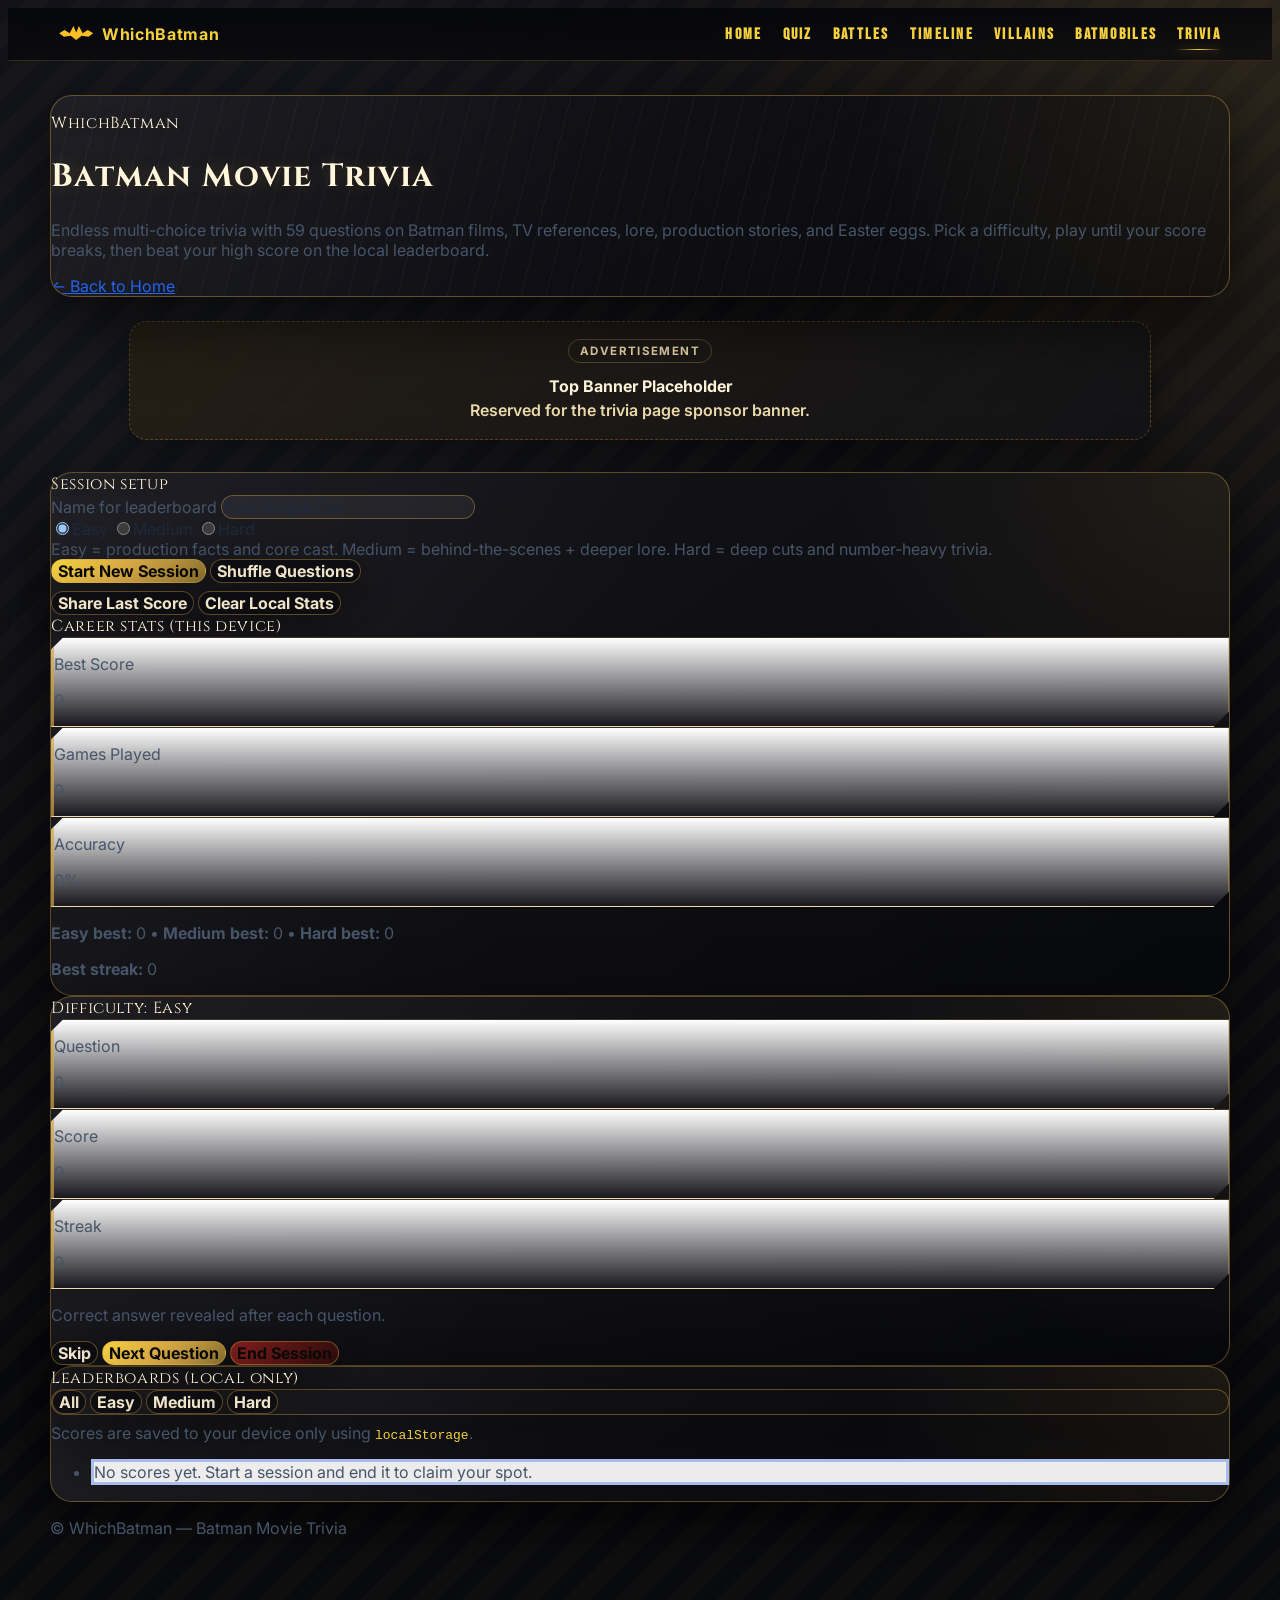
<file: trivia.html>
<!DOCTYPE html>
<html lang="en">
<head>
  <meta charset="UTF-8" />
  <meta name="viewport" content="width=device-width, initial-scale=1.0" />
  <title>Batman Movie Trivia | WhichBatman</title>
  <meta
    name="description"
    content="Endless Batman movie trivia with 59 multi-choice questions: production trivia, actor lore, box office, director swaps, easter eggs, and behind-the-scenes facts."
  />
  <meta property="og:title" content="Batman Movie Trivia | WhichBatman" />
  <meta property="og:description" content="Test your knowledge with endless randomized Batman movie trivia across easy, medium, and hard levels." />
  <meta property="og:type" content="website" />
  <meta property="og:url" content="https://whichbatman.com/trivia.html" />
  <meta name="twitter:card" content="summary_large_image" />
  <meta name="theme-color" content="#0a0a0f" />
  <link rel="preconnect" href="https://fonts.googleapis.com">
  <link rel="preconnect" href="https://fonts.gstatic.com" crossorigin>
  <script src="theme-loader.js"></script>
  <script>window.WhichBatmanTheme.initDocumentTheme();</script>
  <link href="https://fonts.googleapis.com/css2?family=Bebas+Neue&family=Cinzel:wght@500;600;700;800&family=Inter:wght@400;500;600;700;800&display=swap" rel="stylesheet">
  <link rel="stylesheet" href="styles.css">
  <link rel="stylesheet" href="themes.css">
</head>
<body class="page-trivia">
  <header class="bat-nav" aria-label="Primary navigation">
    <a class="bat-brand" href="index.html"><span class="brand-mark" aria-hidden="true"></span><strong>WhichBatman</strong></a>
    <nav>
      <a href="index.html">Home</a>
      <a href="quiz.html">Quiz</a>
      <a href="battles.html">Battles</a>
      <a href="timeline.html">Timeline</a>
      <a href="villains.html">Villains</a>
      <a href="batmobiles.html">Batmobiles</a>
      <a href="trivia.html" aria-current="page">Trivia</a>
    </nav>
  </header>

  <div class="page">
    <header class="bat-header">
      <p class="bat-kicker">WhichBatman</p>
      <h1>Batman Movie Trivia</h1>
      <p class="subtitle">
        Endless multi-choice trivia with 59 questions on Batman films, TV references, lore, production
        stories, and Easter eggs. Pick a difficulty, play until your score breaks, then beat your high score
        on the local leaderboard.
      </p>
      <a class="home-link" href="index.html">← Back to Home</a>
    </header>

    <div class="ad-slot ad-slot-banner" aria-label="Advertisement">
      <span class="ad-label">Advertisement</span>
      <span class="ad-copy"><strong>Top Banner Placeholder</strong><br>Reserved for the trivia page sponsor banner.</span>
    </div>

    <section class="panel">
      <div class="layout-grid">
        <div>
          <div class="section-title">Session setup</div>
          <label for="playerName" class="meta-row">Name for leaderboard</label>
          <input
            id="playerName"
            type="text"
            placeholder="Enter your name"
            maxlength="28"
          />

          <div class="difficulty-row">
            <label><input type="radio" name="difficulty" value="easy" checked />Easy</label>
            <label><input type="radio" name="difficulty" value="medium" />Medium</label>
            <label><input type="radio" name="difficulty" value="hard" />Hard</label>
          </div>

          <div class="meta-row">
            <span>Easy = production facts and core cast.</span>
            <span>Medium = behind-the-scenes + deeper lore.</span>
            <span>Hard = deep cuts and number-heavy trivia.</span>
          </div>

          <div class="action-row">
            <button class="btn" id="startBtn">Start New Session</button>
            <button class="btn secondary" id="shuffleBtn">Shuffle Questions</button>
          </div>
          <div class="action-row stack-gap-sm">
            <button class="btn secondary" id="shareBtn">Share Last Score</button>
            <button class="btn secondary" id="resetStatsBtn">Clear Local Stats</button>
          </div>
        </div>

        <div>
          <div class="section-title">Career stats (this device)</div>
          <div class="hud">
            <div class="stat-card">
              <p class="stat-label">Best Score</p>
              <p class="stat-value" id="bestScore">0</p>
            </div>
            <div class="stat-card">
              <p class="stat-label">Games Played</p>
              <p class="stat-value" id="gamesPlayed">0</p>
            </div>
            <div class="stat-card">
              <p class="stat-label">Accuracy</p>
              <p class="stat-value" id="globalAccuracy">0%</p>
            </div>
          </div>
          <div class="scoreline">
            <p>
              <strong>Easy best:</strong>
              <span id="bestEasy">0</span> •
              <strong>Medium best:</strong>
              <span id="bestMedium">0</span> •
              <strong>Hard best:</strong>
              <span id="bestHard">0</span>
            </p>
            <p><strong>Best streak:</strong> <span id="bestStreak">0</span></p>
          </div>
        </div>
      </div>
    </section>

    <section id="quizPanel" class="panel game-card">
      <div class="section-title" id="difficultyBadge">Difficulty: Easy</div>
      <div class="hud">
        <div class="stat-card">
          <p class="stat-label">Question</p>
          <p class="stat-value" id="questionCount">0</p>
        </div>
        <div class="stat-card">
          <p class="stat-label">Score</p>
          <p class="stat-value" id="scoreCount">0</p>
        </div>
        <div class="stat-card">
          <p class="stat-label">Streak</p>
          <p class="stat-value" id="streakCount">0</p>
        </div>
      </div>

      <p class="tiny" id="progressHint">Correct answer revealed after each question.</p>
      <p class="question-text" id="questionText"></p>
      <div id="optionsWrap" class="options"></div>

      <div id="feedbackPanel" class="feedback">
        <p class="result" id="feedbackResult"></p>
        <p id="feedbackText"></p>
      </div>

      <div class="action-row">
        <button class="btn secondary" id="skipBtn">Skip</button>
        <button class="btn" id="nextBtn" disabled>Next Question</button>
        <button class="btn danger" id="endBtn">End Session</button>
      </div>
    </section>

    <section class="panel">
      <div class="section-title">Leaderboards (local only)</div>
      <div class="filters">
        <button class="btn secondary" data-view="all">All</button>
        <button class="btn secondary" data-view="easy">Easy</button>
        <button class="btn secondary" data-view="medium">Medium</button>
        <button class="btn secondary" data-view="hard">Hard</button>
      </div>
      <p class="tiny top-gap">
        Scores are saved to your device only using <code>localStorage</code>.
      </p>
      <ul id="leaderboardList" class="leaderboard-list"></ul>
    </section>

    <footer>
      <p>&copy; WhichBatman — Batman Movie Trivia</p>
    </footer>
  </div>

  <script>
    const KEY_STATS = "whichbatman_trivia_stats_v1";
    const KEY_LEADERBOARD = "whichbatman_trivia_leaderboard_v1";
    const KEY_NAME = "whichbatman_trivia_player_name_v1";

    const QUESTIONS = [
      {
        id: 1,
        difficulty: "easy",
        question: "What year was <strong>Batman (1989)</strong> released?",
        options: ["1988", "1989", "1990", "1991"],
        answer: 1,
        explanation: "It opened in 1989 and helped launch the Tim Burton era of Batman films.",
      },
      {
        id: 2,
        difficulty: "easy",
        question: "Who directed Batman (1989)?",
        options: ["Christopher Nolan", "John Carpenter", "Tim Burton", "Joel Schumacher"],
        answer: 2,
        explanation: "Tim Burton directed the 1989 dark, gothic reboot.",
      },
      {
        id: 3,
        difficulty: "easy",
        question: "Who played Batman in the 1989 film?",
        options: ["Adam West", "Val Kilmer", "Michael Keaton", "Ben Affleck"],
        answer: 2,
        explanation: "Michael Keaton was cast as Bruce Wayne/Batman and reintroduced the character for a new generation.",
      },
      {
        id: 4,
        difficulty: "easy",
        question: "Which actor played the Joker in Batman (1989)?",
        options: ["Heath Ledger", "Nicolas Cage", "Jack Nicholson", "Joaquin Phoenix"],
        answer: 2,
        explanation: "Jack Nicholson brought a theatrical, unpredictable Joker to the 1989 movie.",
      },
      {
        id: 5,
        difficulty: "easy",
        question: "Who played Vicki Vale in Batman (1989)?",
        options: ["Michelle Pfeiffer", "Kim Basinger", "Nicole Kidman", "Katie Holmes"],
        answer: 1,
        explanation: "Kim Basinger played reporter Vicki Vale in Tim Burton's film.",
      },
      {
        id: 6,
        difficulty: "easy",
        question: "In what year was <strong>Batman Returns</strong> released?",
        options: ["1990", "1991", "1992", "1993"],
        answer: 2,
        explanation: "The sequel released in 1992 after a year of mixed reactions to the first reboot.",
      },
      {
        id: 7,
        difficulty: "easy",
        question: "Who directed Batman Returns?",
        options: ["Joel Schumacher", "Christopher Nolan", "Tim Burton", "Sam Mendes"],
        answer: 2,
        explanation: "Tim Burton returned as director for the sequel.",
      },
      {
        id: 8,
        difficulty: "easy",
        question: "Who played Catwoman in Batman Returns?",
        options: ["Zoë Kravitz", "Anne Hathaway", "Michelle Pfeiffer", "Mark Ruffalo"],
        answer: 2,
        explanation: "Michelle Pfeiffer's Selina Kyle is one of the era's most iconic Catwoman performances.",
      },
      {
        id: 9,
        difficulty: "easy",
        question: "Which actor played the Penguin in Batman Returns?",
        options: ["Nicolas Cage", "Danny DeVito", "Paul Dano", "Alec Baldwin"],
        answer: 1,
        explanation: "Danny DeVito played the deformed and theatrical Penguin character.",
      },
      {
        id: 10,
        difficulty: "easy",
        question: "Who wrote the score for Batman (1989)?",
        options: ["John Williams", "Hans Zimmer", "Danny Elfman", "James Horner"],
        answer: 2,
        explanation: "Danny Elfman created the signature gothic musical palette used in Burton's version.",
      },
      {
        id: 11,
        difficulty: "easy",
        question: "What year did <strong>Batman Forever</strong> release?",
        options: ["1994", "1995", "1996", "1997"],
        answer: 1,
        explanation: "Batman Forever was released in 1995 under Joel Schumacher.",
      },
      {
        id: 12,
        difficulty: "easy",
        question: "Who directed Batman Forever?",
        options: ["Tim Burton", "Christopher Nolan", "Joel Schumacher", "David Fincher"],
        answer: 2,
        explanation: "Joel Schumacher took over after the first two films.",
      },
      {
        id: 13,
        difficulty: "easy",
        question: "Who played Batman in Batman Forever?",
        options: ["Michael Keaton", "Val Kilmer", "George Clooney", "Christian Bale"],
        answer: 1,
        explanation: "Val Kilmer replaced Michael Keaton in the title role.",
      },
      {
        id: 14,
        difficulty: "easy",
        question: "Who played the Riddler in Batman Forever?",
        options: ["Tommy Lee Jones", "Jim Carrey", "Cillian Murphy", "Nicolas Cage"],
        answer: 1,
        explanation: "Jim Carrey played the puzzle-mad Riddler, Edward Nygma.",
      },
      {
        id: 15,
        difficulty: "easy",
        question: "Which actor portrayed Two-Face in Batman Forever?",
        options: ["Tommy Lee Jones", "Nicolas Cage", "Armand Assante", "Aaron Eckhart"],
        answer: 0,
        explanation: "Tommy Lee Jones took over as Harvey Dent/Two-Face.",
      },
      {
        id: 16,
        difficulty: "easy",
        question: "Which year was <strong>Batman &amp; Robin</strong> released?",
        options: ["1995", "1996", "1997", "1998"],
        answer: 2,
        explanation: "1997's <strong>Batman &amp; Robin</strong> closed the Schumacher trilogy of movies.",
      },
      {
        id: 17,
        difficulty: "easy",
        question: "Who directed Batman &amp; Robin?",
        options: ["Tim Burton", "Joel Schumacher", "Christopher Nolan", "Clint Eastwood"],
        answer: 1,
        explanation: "Joel Schumacher directed again for this colorful, heavily criticized entry.",
      },
      {
        id: 18,
        difficulty: "easy",
        question: "Who played Batman in Batman &amp; Robin?",
        options: ["Adam West", "Christian Bale", "Val Kilmer", "George Clooney"],
        answer: 3,
        explanation: "George Clooney stepped in as Bruce Wayne/Batman.",
      },
      {
        id: 19,
        difficulty: "easy",
        question: "Which actor played Mr. Freeze in Batman &amp; Robin?",
        options: ["Chris Evans", "Val Kilmer", "Arnold Schwarzenegger", "Pierce Brosnan"],
        answer: 2,
        explanation: "Arnold Schwarzenegger played a flamboyant Victor Fries (Mr. Freeze).",
      },
      {
        id: 20,
        difficulty: "easy",
        question: "Who played Poison Ivy in Batman &amp; Robin?",
        options: ["Uma Thurman", "Margot Robbie", "Anne Hathaway", "Jodie Comer"],
        answer: 0,
        explanation: "Uma Thurman took over Poison Ivy with a theatrical camp performance.",
      },
      {
        id: 21,
        difficulty: "medium",
        question: "What year did <strong>Batman Begins</strong> release?",
        options: ["2004", "2005", "2006", "2007"],
        answer: 1,
        explanation: "Batman Begins rebooted the franchise in 2005 and started the Nolan trilogy.",
      },
      {
        id: 22,
        difficulty: "medium",
        question: "Who directed Batman Begins?",
        options: ["Joel Schumacher", "Christopher Nolan", "Ridley Scott", "David Fincher"],
        answer: 1,
        explanation: "Christopher Nolan directed and reset the tone with grounded realism.",
      },
      {
        id: 23,
        difficulty: "medium",
        question: "Who played Batman in Batman Begins?",
        options: ["Val Kilmer", "Ben Affleck", "Christian Bale", "Cillian Murphy"],
        answer: 2,
        explanation: "Christian Bale became the signature Nolan Batman in the trilogy.",
      },
      {
        id: 24,
        difficulty: "medium",
        question: "Who played Scarecrow in Batman Begins?",
        options: ["Cillian Murphy", "Mark Ruffalo", "Tom Wilkinson", "Ben Mendelsohn"],
        answer: 0,
        explanation: "Cillian Murphy played Dr. Jonathan Crane, one of Gotham's recurring threats.",
      },
      {
        id: 25,
        difficulty: "medium",
        question: "Who played Lucius Fox in the Nolan trilogy?",
        options: ["Morgan Freeman", "Ralph Fiennes", "Alec Baldwin", "Gary Oldman"],
        answer: 0,
        explanation: "Morgan Freeman's Lucius was the intelligence and technical hub of Wayne Enterprises.",
      },
      {
        id: 26,
        difficulty: "medium",
        question: "Who took over the role of Rachel Dawes between Batman Begins and The Dark Knight?",
        options: ["Katie Holmes", "Maggie Gyllenhaal", "Kirsten Dunst", "Rooney Mara"],
        answer: 1,
        explanation: "Katie Holmes played Rachel in Batman Begins; Maggie Gyllenhaal replaced her in The Dark Knight.",
      },
      {
        id: 27,
        difficulty: "medium",
        question: "Who played Ra's al Ghul in Batman Begins?",
        options: ["Liam Neeson", "Ken Watanabe", "Michael Caine", "Liam Hemsworth"],
        answer: 1,
        explanation: "Ken Watanabe was revealed to be Ra's al Ghul in Batman Begins.",
      },
      {
        id: 28,
        difficulty: "medium",
        question: "Who was the composer for Batman Begins?",
        options: ["Danny Elfman", "James Newton Howard", "Hans Zimmer", "Michael Giacchino"],
        answer: 1,
        explanation: "James Newton Howard and Hans Zimmer both handled different parts, giving it a darker tone.",
      },
      {
        id: 29,
        difficulty: "medium",
        question: "What year did <strong>The Dark Knight</strong> release?",
        options: ["2006", "2007", "2008", "2009"],
        answer: 2,
        explanation: "The Dark Knight came out in 2008 and became one of the highest-rated superhero films.",
      },
      {
        id: 30,
        difficulty: "medium",
        question: "Who directed The Dark Knight?",
        options: ["Christopher Nolan", "David Fincher", "Guillermo del Toro", "Tim Burton"],
        answer: 0,
        explanation: "Christopher Nolan returned after Batman Begins with a more politically charged sequel.",
      },
      {
        id: 31,
        difficulty: "medium",
        question: "Who played the Joker in The Dark Knight?",
        options: ["Jared Leto", "Heath Ledger", "Joaquin Phoenix", "Jack Nicholson"],
        answer: 1,
        explanation: "Heath Ledger's Joker performance became a cultural touchpoint.",
      },
      {
        id: 32,
        difficulty: "medium",
        question: "Who became Harvey Dent/Two-Face in The Dark Knight?",
        options: ["Aaron Eckhart", "Colin Farrell", "Tom Hardy", "Gary Oldman"],
        answer: 0,
        explanation: "Aaron Eckhart played Harvey Dent before his transformation into Two-Face.",
      },
      {
        id: 33,
        difficulty: "medium",
        question: "Who played Commissioner Gordon in The Dark Knight?",
        options: ["Gary Oldman", "Pat Hingle", "Jorja Fox", "Nikolaj Coster-Waldau"],
        answer: 0,
        explanation: "Gary Oldman replaced Michael Gough's earlier portrayal.",
      },
      {
        id: 34,
        difficulty: "medium",
        question: "Who played Alfred in the Nolan trilogy?",
        options: ["Michael Caine", "Morgan Freeman", "Nicolas Cage", "Michael Gough"],
        answer: 0,
        explanation: "Michael Caine returned as Alfred Pennyworth and anchored Gotham's emotional core.",
      },
      {
        id: 35,
        difficulty: "medium",
        question: "What was the name of the bat-vehicle used in the Nolan trilogy?",
        options: ["Batmobile", "The Tumbler", "Arkham Cruiser", "Batarang One"],
        answer: 1,
        explanation: "Nolan's military-inspired design was nicknamed The Tumbler.",
      },
      {
        id: 36,
        difficulty: "medium",
        question: "Which film did <strong>The Dark Knight Rises</strong> release in?",
        options: ["2009", "2010", "2011", "2012"],
        answer: 3,
        explanation: "The trilogy concluded in 2012.",
      },
      {
        id: 37,
        difficulty: "medium",
        question: "Who directed The Dark Knight Rises?",
        options: ["Ridley Scott", "Christopher Nolan", "David Fincher", "Gore Verbinski"],
        answer: 1,
        explanation: "Christopher Nolan directed and concluded his planned trilogy arc.",
      },
      {
        id: 38,
        difficulty: "medium",
        question: "Who played Bane in The Dark Knight Rises?",
        options: ["Vince Vaughn", "Tom Hardy", "Tommy Lee Jones", "Rami Malek"],
        answer: 1,
        explanation: "Tom Hardy portrayed the physically imposing Bane.",
      },
      {
        id: 39,
        difficulty: "medium",
        question: "Who played Selina Kyle/Catwoman in The Dark Knight Rises?",
        options: ["Zoë Kravitz", "Michelle Pfeiffer", "Anne Hathaway", "Marion Cotillard"],
        answer: 2,
        explanation: "Anne Hathaway played Selina Kyle as a morally ambiguous antihero.",
      },
      {
        id: 40,
        difficulty: "medium",
        question: "Who played the role of Ra's al Ghul in The Dark Knight Rises?",
        options: ["Liam Neeson", "Ken Watanabe", "Nicolas Cage", "Mark Boone Junior"],
        answer: 0,
        explanation: "Liam Neeson returned under the alias of the wealthy businessman.",
      },
      {
        id: 41,
        difficulty: "hard",
        question: "What year did <strong>The Batman</strong> with Robert Pattinson release?",
        options: ["2021", "2022", "2023", "2024"],
        answer: 1,
        explanation: "Matt Reeves' noir-inspired <strong>The Batman</strong> was released in 2022.",
      },
      {
        id: 42,
        difficulty: "hard",
        question: "Who directed The Batman (2022)?",
        options: ["Damien Chazelle", "Matt Reeves", "Zack Snyder", "Denis Villeneuve"],
        answer: 1,
        explanation: "Matt Reeves directed the film and focused on a younger, detective-style Batman.",
      },
      {
        id: 43,
        difficulty: "hard",
        question: "Who played Batman in The Batman (2022)?",
        options: ["Ben Affleck", "Christian Bale", "Robert Pattinson", "Adam West"],
        answer: 2,
        explanation: "Robert Pattinson took over the title role.",
      },
      {
        id: 44,
        difficulty: "hard",
        question: "Which actor plays the Riddler in The Batman (2022)?",
        options: ["Joaquin Phoenix", "Paul Dano", "Jared Leto", "Jesse Eisenberg"],
        answer: 1,
        explanation: "Paul Dano's Riddler is a city-wide villain tied to puzzle clues and hidden motives.",
      },
      {
        id: 45,
        difficulty: "hard",
        question: "Who played the Penguin in The Batman (2022)?",
        options: ["Colin Farrell", "Nicolas Cage", "Danny DeVito", "Mark Strong"],
        answer: 0,
        explanation: "Colin Farrell played a scarred and physically transformed Penguin.",
      },
      {
        id: 46,
        difficulty: "hard",
        question: "Who is the Catwoman in The Batman (2022)?",
        options: ["Anne Hathaway", "Julie Newmar", "Zoë Kravitz", "Michelle Pfeiffer"],
        answer: 2,
        explanation: "Zoë Kravitz plays Selina Kyle in a grounded, modern interpretation.",
      },
      {
        id: 47,
        difficulty: "hard",
        question: "Who composed the score for The Batman (2022)?",
        options: ["Hans Zimmer", "Michael Giacchino", "Danny Elfman", "James Horner"],
        answer: 1,
        explanation: "Michael Giacchino wrote a dark orchestral score that mirrored the film's mood.",
      },
      {
        id: 48,
        difficulty: "hard",
        question: "Who voiced Batman in <strong>Batman: The Animated Series</strong>?",
        options: ["Adam West", "Kevin Conroy", "Christian Bale", "Tom Allen"],
        answer: 1,
        explanation: "Kevin Conroy is widely recognized as the definitive animated Batman voice.",
      },
      {
        id: 49,
        difficulty: "hard",
        question: "Who voiced the Joker in Batman: The Animated Series?",
        options: ["Joaquin Phoenix", "Mark Hamill", "Nicolas Cage", "Jack Nicholson"],
        answer: 1,
        explanation: "Mark Hamill's Joker voice work is iconic across animation history.",
      },
      {
        id: 50,
        difficulty: "hard",
        question: "Who played Batman in the 1966 TV series?",
        options: ["Paul Dano", "George Clooney", "Adam West", "Christian Bale"],
        answer: 2,
        explanation: "Adam West defined Batman for television in the 1960s camp era.",
      },
      {
        id: 51,
        difficulty: "hard",
        question: "Who played Commissioner Gordon in the 1966 Batman TV series?",
        options: ["Neil Hamilton", "Gary Oldman", "William Shatner", "Adam West"],
        answer: 0,
        explanation: "Neil Hamilton portrayed the long-suffering but loyal Commissioner.",
      },
      {
        id: 52,
        difficulty: "hard",
        question: "Which actress played Catwoman in most of the 1966 Batman TV series episodes?",
        options: ["Yvonne Craig", "Julie Newmar", "Zoë Kravitz", "Pamela Isley"],
        answer: 1,
        explanation: "Julie Newmar is the best-known Catwoman from the original television run.",
      },
      {
        id: 53,
        difficulty: "hard",
        question: "Which Batman film had the highest opening weekend in the franchise at the time of release?",
        options: ["Batman Forever", "Batman Begins", "The Dark Knight", "The Dark Knight Rises"],
        answer: 2,
        explanation: "The Dark Knight set a franchise opening standard in 2008.",
      },
      {
        id: 54,
        difficulty: "hard",
        question: "Which Batman film was the first in the series to top $1 billion in global box office?",
        options: ["Batman &amp; Robin", "The Dark Knight Rises", "The Dark Knight", "The Dark Knight Rises"],
        answer: 1,
        explanation: "The sequel broke major global box office territory for the franchise.",
      },
      {
        id: 55,
        difficulty: "hard",
        question: "Which of these used major IMAX sequences during production, a technical milestone for a superhero film of its era?",
        options: ["Batman Begins", "Batman (1989)", "The Dark Knight", "The Batman (2022)"],
        answer: 2,
        explanation: "The Dark Knight used IMAX extensively for select sequences.",
      },
      {
        id: 56,
        difficulty: "hard",
        question: "Which city was one of the primary stand-ins for Gotham in The Dark Knight?",
        options: ["Chicago", "Las Vegas", "New Orleans", "San Francisco"],
        answer: 0,
        explanation: "Chicago's dense urban core stood in for modern Gotham in many scenes.",
      },
      {
        id: 57,
        difficulty: "hard",
        question: "Who gave Heath Ledger a posthumous Academy Award tied to a Batman role?",
        options: ["Michael Keaton", "Morgan Freeman", "Heath Ledger", "Joaquin Phoenix"],
        answer: 2,
        explanation: "Ledger won the posthumous Oscar for his performance as the Joker.",
      },
      {
        id: 58,
        difficulty: "hard",
        question: "What production detail was criticized as a meme-like design in Batman &amp; Robin's suit work?",
        options: [
          "LED panels in the cowl",
          "Exaggerated pectoral bumps often called 'nipples'",
          "A rotating utility belt",
          "Built-in jet propulsion"
        ],
        answer: 1,
        explanation: "Costume details on early B&amp;R concepts drew fan jokes; practical suit design was later adjusted.",
      },
      {
        id: 59,
        difficulty: "hard",
        question: "What was the commonly reported rough budget range for George Clooney's Batman suit?",
        options: ["Under $10,000", "About $250,000", "Over $2 million", "Less than $500"],
        answer: 1,
        explanation: "Sources differ, but production chatter often puts the suit budget around a few hundred thousand dollars.",
      }
    ];

    const state = {
      difficulty: "easy",
      name: "",
      session: null,
      sessionRunning: false,
      questionPool: [],
      poolIndex: 0,
      lastSessionSummary: null,
      leaderboardFilter: "all",
      answeredThisQuestion: false,
    };

    const gameEl = document.getElementById("quizPanel");
    const questionText = document.getElementById("questionText");
    const optionsWrap = document.getElementById("optionsWrap");
    const feedbackPanel = document.getElementById("feedbackPanel");
    const feedbackResult = document.getElementById("feedbackResult");
    const feedbackText = document.getElementById("feedbackText");
    const nextBtn = document.getElementById("nextBtn");
    const skipBtn = document.getElementById("skipBtn");
    const endBtn = document.getElementById("endBtn");
    const startBtn = document.getElementById("startBtn");
    const shuffleBtn = document.getElementById("shuffleBtn");
    const shareBtn = document.getElementById("shareBtn");
    const resetStatsBtn = document.getElementById("resetStatsBtn");
    const difficultyBadge = document.getElementById("difficultyBadge");
    const questionCount = document.getElementById("questionCount");
    const scoreCount = document.getElementById("scoreCount");
    const streakCount = document.getElementById("streakCount");
    const bestScore = document.getElementById("bestScore");
    const bestEasy = document.getElementById("bestEasy");
    const bestMedium = document.getElementById("bestMedium");
    const bestHard = document.getElementById("bestHard");
    const bestStreak = document.getElementById("bestStreak");
    const gamesPlayed = document.getElementById("gamesPlayed");
    const globalAccuracy = document.getElementById("globalAccuracy");
    const playerName = document.getElementById("playerName");
    const leaderboardList = document.getElementById("leaderboardList");

    const difficultyButtons = Array.from(document.querySelectorAll("input[name='difficulty']"));
    const leaderboardFilters = Array.from(document.querySelectorAll("[data-view]"));

    const storage = {
      stats: {
        bestScore: 0,
        gamesPlayed: 0,
        totalAnswered: 0,
        totalCorrect: 0,
        streak: 0,
        bestEasy: 0,
        bestMedium: 0,
        bestHard: 0,
      },
      leaderboard: []
    };

    function shuffle(list) {
      const out = [...list];
      for (let i = out.length - 1; i > 0; i--) {
        const j = Math.floor(Math.random() * (i + 1));
        [out[i], out[j]] = [out[j], out[i]];
      }
      return out;
    }

    function safeParse(key, fallback) {
      try {
        const saved = localStorage.getItem(key);
        if (!saved) return fallback;
        const parsed = JSON.parse(saved);
        return parsed && typeof parsed === "object" ? parsed : fallback;
      } catch {
        return fallback;
      }
    }

    function saveStats() {
      localStorage.setItem(KEY_STATS, JSON.stringify(storage.stats));
      localStorage.setItem(KEY_LEADERBOARD, JSON.stringify(storage.leaderboard));
      localStorage.setItem(KEY_NAME, state.name);
    }

    function loadFromStorage() {
      storage.stats = safeParse(KEY_STATS, storage.stats);
      storage.leaderboard = safeParse(KEY_LEADERBOARD, []);
      state.name = localStorage.getItem(KEY_NAME) || "Dark Knight Fan";
      playerName.value = state.name;
      refreshStats();
      renderLeaderboard();
    }

    function refreshStats() {
      bestScore.textContent = storage.stats.bestScore;
      bestEasy.textContent = storage.stats.bestEasy;
      bestMedium.textContent = storage.stats.bestMedium;
      bestHard.textContent = storage.stats.bestHard;
      bestStreak.textContent = storage.stats.streak;
      gamesPlayed.textContent = storage.stats.gamesPlayed;
      const acc = storage.stats.totalAnswered > 0
        ? Math.round((storage.stats.totalCorrect / storage.stats.totalAnswered) * 100)
        : 0;
      globalAccuracy.textContent = `${acc}%`;
    }

    function chooseDifficulty() {
      const selected = difficultyButtons.find((btn) => btn.checked);
      state.difficulty = selected ? selected.value : "easy";
      difficultyBadge.textContent = `Difficulty: ${state.difficulty.toUpperCase()}`;
      return state.difficulty;
    }

    function buildQuestionPool(difficulty) {
      const base = QUESTIONS.filter((q) => q.difficulty === difficulty);
      return shuffle(base);
    }

    function startSession() {
      state.name = playerName.value.trim() || "Dark Knight Fan";
      chooseDifficulty();
      state.session = {
        difficulty: state.difficulty,
        questionIndex: 0,
        score: 0,
        correct: 0,
        answered: 0,
        streak: 0,
      };
      state.questionPool = buildQuestionPool(state.difficulty);
      state.poolIndex = 0;
      state.sessionRunning = true;
      state.answeredThisQuestion = false;
      gameEl.classList.add("active");
      nextBtn.disabled = true;
      renderNextQuestion();
      updateHud();
      saveStats();
    }

    function renderNextQuestion() {
      if (!state.sessionRunning) {
        return;
      }
      if (!state.questionPool.length || state.poolIndex >= state.questionPool.length) {
        state.questionPool = buildQuestionPool(state.session.difficulty);
        state.poolIndex = 0;
      }
      state.currentQuestion = state.questionPool[state.poolIndex];
      state.poolIndex++;
      state.session.questionIndex++;
      state.answeredThisQuestion = false;
      feedbackPanel.classList.remove("show");
      questionText.innerHTML = `${state.session.questionIndex}. ${state.currentQuestion.question}`;
      optionsWrap.innerHTML = "";
      state.currentQuestion.options.forEach((option, idx) => {
        const btn = document.createElement("button");
        btn.className = "option-btn";
        btn.type = "button";
        btn.textContent = option;
        btn.addEventListener("click", () => submitAnswer(idx));
        optionsWrap.appendChild(btn);
      });
      nextBtn.disabled = true;
      updateHud();
    }

    function submitAnswer(selectedIndex, skipped = false) {
      if (!state.sessionRunning || state.answeredThisQuestion) {
        return;
      }
      state.answeredThisQuestion = true;
      const question = state.currentQuestion;
      state.session.answered += 1;
      const correct = selectedIndex === question.answer;
      const optionButtons = Array.from(optionsWrap.querySelectorAll(".option-btn"));
      optionButtons.forEach((btn, idx) => {
        btn.disabled = true;
        if (idx === question.answer) {
          btn.classList.add("correct");
        }
        if (idx === selectedIndex && !correct) {
          btn.classList.add("wrong");
        }
      });
      if (correct) {
        state.session.correct += 1;
        state.session.score += 1;
        state.session.streak += 1;
        feedbackResult.textContent = `Correct`;
        feedbackResult.className = "result correct";
      } else {
        state.session.streak = 0;
        feedbackResult.textContent = skipped
          ? `Skipped`
          : `Not quite`;
        feedbackResult.className = "result wrong";
      }

      feedbackText.textContent = `${question.explanation} Correct answer: ${question.options[question.answer]}`;
      feedbackPanel.classList.add("show");
      nextBtn.disabled = false;

      if (state.session.streak > storage.stats.streak) {
        storage.stats.streak = state.session.streak;
      }
      saveStats();
      updateHud();
      renderLeaderboard();
      refreshStats();
    }

    function skipQuestion() {
      if (!state.sessionRunning || state.answeredThisQuestion) {
        return;
      }
      submitAnswer(-1, true);
    }

    function updateHud() {
      if (!state.session) {
        return;
      }
      questionCount.textContent = `${state.session.questionIndex}`;
      scoreCount.textContent = `${state.session.score}`;
      streakCount.textContent = `${state.session.streak}`;
      if (!state.session.questionIndex) {
        return;
      }
      const acc = Math.round((state.session.correct / state.session.answered) * 100) || 0;
      globalAccuracy.textContent = `${acc}%`;
    }

    function endSession() {
      if (!state.sessionRunning || !state.session) {
        return;
      }
      state.sessionRunning = false;
      state.lastSessionSummary = null;

      const accuracy = state.session.answered
        ? Math.round((state.session.correct / state.session.answered) * 100)
        : 0;
      const entry = {
        name: state.name,
        difficulty: state.session.difficulty,
        score: state.session.score,
        answered: state.session.answered,
        correct: state.session.correct,
        accuracy,
        streak: state.session.streak,
        playedAt: Date.now(),
      };
      state.lastSessionSummary = entry;

      storage.leaderboard.push(entry);
      storage.leaderboard.sort((a, b) => {
        if (b.score !== a.score) return b.score - a.score;
        if (b.accuracy !== a.accuracy) return b.accuracy - a.accuracy;
        if (b.answered !== a.answered) return b.answered - a.answered;
        return b.playedAt - a.playedAt;
      });
      if (storage.leaderboard.length > 50) {
        storage.leaderboard = storage.leaderboard.slice(0, 50);
      }

      storage.stats.gamesPlayed += 1;
      storage.stats.totalAnswered += state.session.answered;
      storage.stats.totalCorrect += state.session.correct;
      if (state.session.score > storage.stats.bestScore) {
        storage.stats.bestScore = state.session.score;
      }

      if (state.session.difficulty === "easy" && state.session.score > storage.stats.bestEasy) {
        storage.stats.bestEasy = state.session.score;
      }
      if (state.session.difficulty === "medium" && state.session.score > storage.stats.bestMedium) {
        storage.stats.bestMedium = state.session.score;
      }
      if (state.session.difficulty === "hard" && state.session.score > storage.stats.bestHard) {
        storage.stats.bestHard = state.session.score;
      }

      saveStats();
      refreshStats();
      renderLeaderboard();
      alert(
        `Session saved.\n` +
          `${state.lastSessionSummary.name} scored ${state.lastSessionSummary.score} out of ${state.lastSessionSummary.answered}` +
          ` (${state.lastSessionSummary.accuracy}% accuracy).`
      );
    }

    function nextQuestion() {
      if (!state.sessionRunning) {
        if (state.session) {
          startSession();
        }
        return;
      }
      if (!state.answeredThisQuestion) {
        return;
      }
      renderNextQuestion();
    }

    function formatDate(timestamp) {
      const date = new Date(timestamp);
      return date.toLocaleDateString(undefined, {
        month: "short",
        day: "2-digit",
        year: "numeric",
      });
    }

    function renderLeaderboard() {
      const filtered = storage.leaderboard.filter((entry) =>
        state.leaderboardFilter === "all" ? true : entry.difficulty === state.leaderboardFilter
      );
      leaderboardList.innerHTML = "";
      if (!filtered.length) {
        const empty = document.createElement("li");
        empty.textContent = "No scores yet. Start a session and end it to claim your spot.";
        leaderboardList.appendChild(empty);
        return;
      }

      filtered.slice(0, 10).forEach((entry, idx) => {
        const li = document.createElement("li");
        const line1 = document.createElement("div");
        const line2 = document.createElement("div");
        line1.className = "line1 tiny";
        line2.className = "tiny";
        line1.textContent = `#${idx + 1} ${entry.name} — ${entry.score} pts`;
        line2.textContent = `${entry.difficulty.toUpperCase()} • ${entry.correct}/${entry.answered} • ${entry.accuracy}% accuracy • ${formatDate(entry.playedAt)}`;
        li.appendChild(line1);
        li.appendChild(line2);
        leaderboardList.appendChild(li);
      });
    }

    function setLeaderboardFilter(filter) {
      state.leaderboardFilter = filter;
      renderLeaderboard();
    }

    function resetStats() {
      if (!window.confirm("This will erase local trivia stats and leaderboard scores on this device.")) {
        return;
      }
      storage.stats = {
        bestScore: 0,
        gamesPlayed: 0,
        totalAnswered: 0,
        totalCorrect: 0,
        streak: 0,
        bestEasy: 0,
        bestMedium: 0,
        bestHard: 0,
      };
      storage.leaderboard = [];
      saveStats();
      refreshStats();
      renderLeaderboard();
      if (state.session) {
        state.session.running = false;
      }
      alert("Local stats and leaderboard cleared.");
    }

    function getShareText() {
      if (!state.lastSessionSummary) {
        return `${state.name} is challenging themselves in Batman Movie Trivia with local score tracking.`;
      }
      return `${state.name} scored ${state.lastSessionSummary.score}/${state.lastSessionSummary.answered} in ${state.lastSessionSummary.difficulty.toUpperCase()} mode on Batman Movie Trivia (${state.lastSessionSummary.accuracy}% accuracy).`;
    }

    async function shareScore() {
      const message = getShareText();
      if (navigator.share) {
        try {
          await navigator.share({
            title: "Batman Movie Trivia",
            text: message,
            url: location.href,
          });
          return;
        } catch {}
      }
      try {
        await navigator.clipboard.writeText(`${message} ${location.href}`);
        alert("Score copied to clipboard.");
      } catch {
        alert(message);
      }
    }

    function shuffleSession() {
      if (!state.session) return;
      state.questionPool = shuffle(state.questionPool);
      state.poolIndex = 0;
      if (!state.sessionRunning) {
        return;
      }
      renderNextQuestion();
    }

    startBtn.addEventListener("click", startSession);
    skipBtn.addEventListener("click", skipQuestion);
    nextBtn.addEventListener("click", nextQuestion);
    endBtn.addEventListener("click", endSession);
    shuffleBtn.addEventListener("click", shuffleSession);
    shareBtn.addEventListener("click", shareScore);
    resetStatsBtn.addEventListener("click", resetStats);
    playerName.addEventListener("change", () => {
      state.name = playerName.value.trim() || "Dark Knight Fan";
    });

    difficultyButtons.forEach((btn) => {
      btn.addEventListener("change", () => {
        chooseDifficulty();
      });
    });

    leaderboardFilters.forEach((btn) => {
      btn.addEventListener("click", () => setLeaderboardFilter(btn.dataset.view));
    });

    loadFromStorage();
  </script>
</body>
</html>
</file>
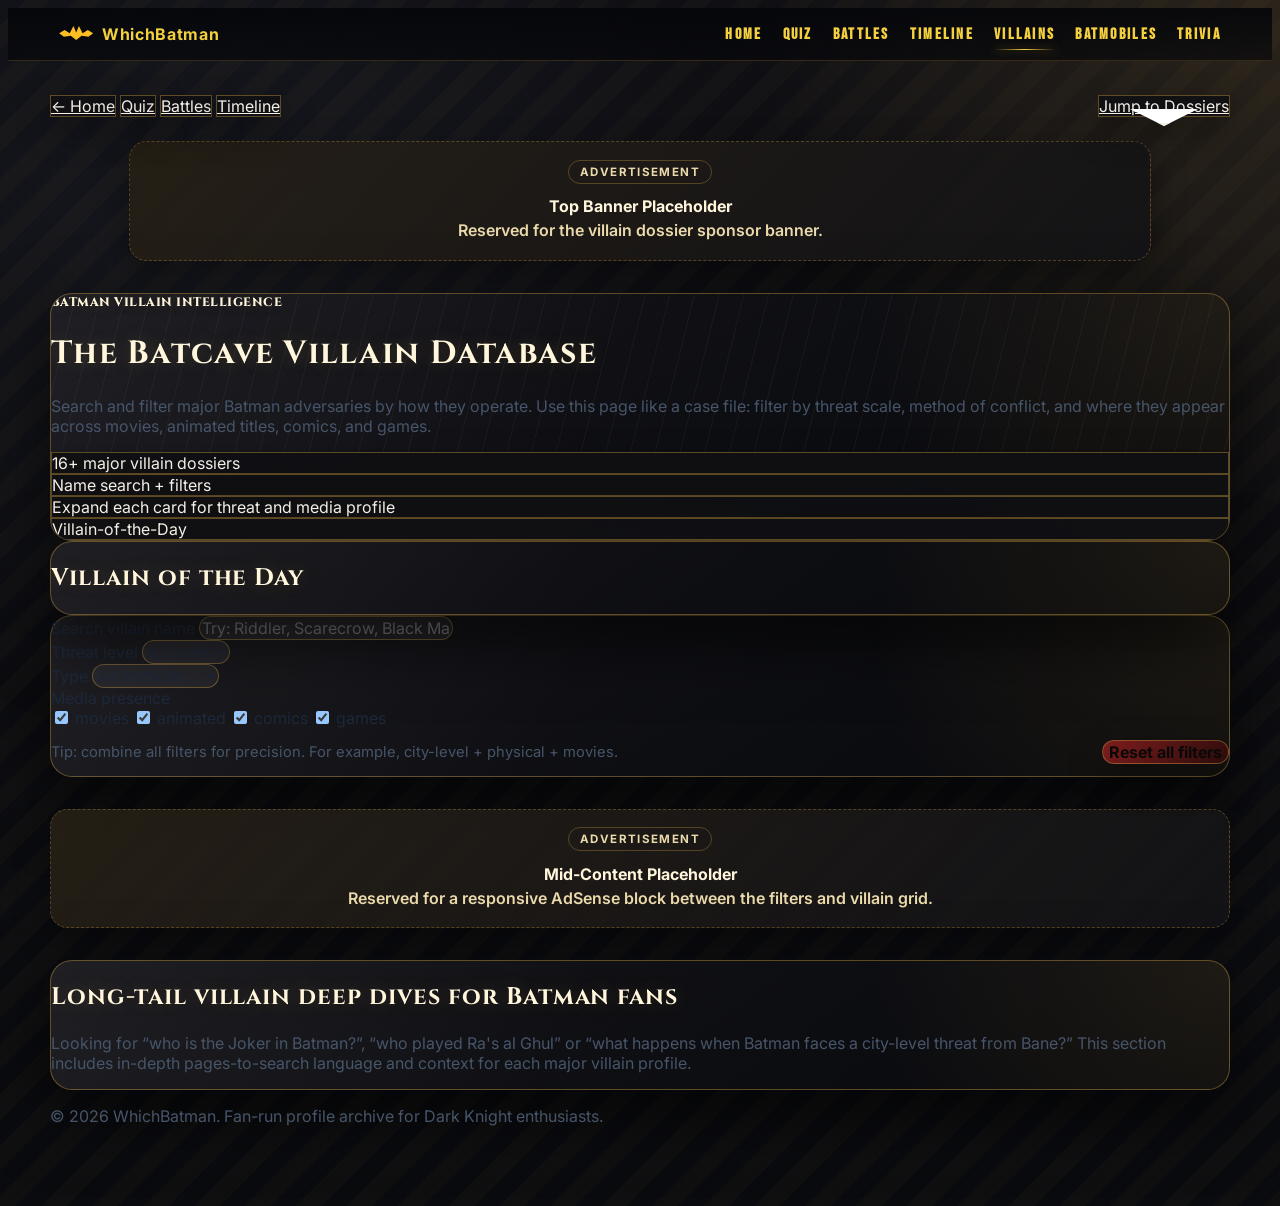
<file: villains.html>
<!DOCTYPE html>
<html lang="en">
<head>
  <meta charset="UTF-8">
  <meta name="viewport" content="width=device-width, initial-scale=1.0">
  <title>Batman Villain Database | WhichBatman - Deep Dives on the Dark Side</title>
  <meta name="description" content="Explore a comprehensive Batman villain database: Joker, Penguin, Riddler, Catwoman, Two-Face, Poison Ivy, Mr. Freeze, Bane, Scarecrow, Ra's al Ghul, Harley Quinn, Killer Croc, Clayface, Mad Hatter, Hugo Strange, Black Mask, and Hush. Search by name, filter by threat level, method, and appearance in movies, animated shows, comics, and games.">
  <meta name="keywords" content="Batman villains database, who is the Joker, who is Penguin in Batman, Harley Quinn in Batman movies, Poison Ivy powers, Two-Face first appearance, Batman villain search">
  <meta name="robots" content="index,follow">
  <link rel="canonical" href="https://whichbatman.com/villains.html">
  <meta property="og:type" content="website">
  <meta property="og:title" content="Batman Villain Database - WhichBatman">
  <meta property="og:description" content="Search, filter, and explore the major Batman villains with first appearance year, threat levels, powers, motivations, and notable portrayals.">
  <meta property="og:url" content="https://whichbatman.com/villains.html">
  <meta property="og:image" content="https://whichbatman.com/assets/og-villains.jpg">
  <meta name="twitter:card" content="summary_large_image">
  <meta name="theme-color" content="#0a0a0f">

  <script type="application/ld+json">
  {
    "@context": "https://schema.org",
    "@type": "CollectionPage",
    "name": "WhichBatman Villain Database",
    "description": "Major Batman villains with first appearance year, threat levels, abilities, motivations, and media appearances.",
    "url": "https://whichbatman.com/villains.html"
  }
  </script>
  <link rel="preconnect" href="https://fonts.googleapis.com">
  <link rel="preconnect" href="https://fonts.gstatic.com" crossorigin>
  <script src="theme-loader.js"></script>
  <script>window.WhichBatmanTheme.initDocumentTheme();</script>
  <link href="https://fonts.googleapis.com/css2?family=Bebas+Neue&family=Cinzel:wght@500;600;700;800&family=Inter:wght@400;500;600;700;800&display=swap" rel="stylesheet">
  <link rel="stylesheet" href="styles.css">
  <link rel="stylesheet" href="themes.css">
</head>
<body class="page-villains">
  <header class="bat-nav" aria-label="Primary navigation">
    <a class="bat-brand" href="index.html"><span class="brand-mark" aria-hidden="true"></span><strong>WhichBatman</strong></a>
    <nav>
      <a href="index.html">Home</a>
      <a href="quiz.html">Quiz</a>
      <a href="battles.html">Battles</a>
      <a href="timeline.html">Timeline</a>
      <a href="villains.html" aria-current="page">Villains</a>
      <a href="batmobiles.html">Batmobiles</a>
      <a href="trivia.html">Trivia</a>
    </nav>
  </header>

  <div class="container">
    <div class="topbar">
      <div class="crumbs">
        <a href="index.html" class="crumb">← Home</a>
        <a href="quiz.html" class="crumb">Quiz</a>
        <a href="battles.html" class="crumb">Battles</a>
        <a href="timeline.html" class="crumb">Timeline</a>
      </div>
      <a href="#villains" class="jump">Jump to Dossiers</a>
    </div>

    <div class="ad-slot ad-slot-banner" aria-label="Advertisement">
      <span class="ad-label">Advertisement</span>
      <span class="ad-copy"><strong>Top Banner Placeholder</strong><br>Reserved for the villain dossier sponsor banner.</span>
    </div>

    <header class="hero">
      <div class="hero-inner">
        <div class="hero-kicker">Batman Villain Intelligence</div>
        <h1>The Batcave Villain Database</h1>
        <p>Search and filter major Batman adversaries by how they operate. Use this page like a case file: filter by threat scale, method of conflict, and where they appear across movies, animated titles, comics, and games.</p>
        <div class="hero-meta">
          <div class="hero-pill">16+ major villain dossiers</div>
          <div class="hero-pill">Name search + filters</div>
          <div class="hero-pill">Expand each card for threat and media profile</div>
          <div class="hero-pill">Villain-of-the-Day</div>
        </div>
      </div>
    </header>

    <section class="daily-panel" aria-label="villain of the day">
      <h2>Villain of the Day</h2>
      <div class="daily-body">
        <p id="villainOfDayText"></p>
        <div class="daily-meta" id="villainOfDayMeta"></div>
      </div>
    </section>

    <section class="filters" aria-label="villain filters">
      <div class="filter-row">
        <div class="filter">
          <label for="searchInput">Search villain name</label>
          <input id="searchInput" type="text" placeholder="Try: Riddler, Scarecrow, Black Mask" aria-describedby="searchInputHint">
        </div>
        <div class="filter">
          <label for="threatFilter">Threat level</label>
          <select id="threatFilter" aria-label="Threat level filter">
            <option value="all">All levels</option>
            <option value="street">Street</option>
            <option value="city">City</option>
            <option value="global">Global</option>
          </select>
        </div>
        <div class="filter">
          <label for="typeFilter">Type</label>
          <select id="typeFilter" aria-label="Villain type filter">
            <option value="all">All methods</option>
            <option value="psychological">Psychological</option>
            <option value="physical">Physical</option>
            <option value="strategic">Strategic</option>
            <option value="chaotic">Chaotic</option>
          </select>
        </div>
        <div class="filter">
          <label>Media presence</label>
          <div class="media-checks" role="group" aria-label="Media filters">
            <label><input type="checkbox" value="movies" checked> movies</label>
            <label><input type="checkbox" value="animated" checked> animated</label>
            <label><input type="checkbox" value="comics" checked> comics</label>
            <label><input type="checkbox" value="games" checked> games</label>
          </div>
        </div>
      </div>
      <div class="filter-inline-wrap">
        <p id="searchInputHint">Tip: combine all filters for precision. For example, city-level + physical + movies.</p>
        <button class="reset" id="resetFilters">Reset all filters</button>
      </div>
    </section>

    <div class="ad-slot ad-slot-inline" aria-label="Advertisement">
      <span class="ad-label">Advertisement</span>
      <span class="ad-copy"><strong>Mid-Content Placeholder</strong><br>Reserved for a responsive AdSense block between the filters and villain grid.</span>
    </div>

    <div class="results-bar">
      <div class="controls-meta" id="resultsCount" aria-live="polite"></div>
    </div>

    <section id="villains" class="villain-grid" aria-live="polite"></section>

    <section class="seo-zone" aria-label="batman villain deep dives">
      <h2>Long-tail villain deep dives for Batman fans</h2>
      <p>Looking for “who is the Joker in Batman?”, “who played Ra's al Ghul” or “what happens when Batman faces a city-level threat from Bane?” This section includes in-depth pages-to-search language and context for each major villain profile.</p>
      <div class="seo-grid" id="seoContent"></div>
    </section>

    <footer>
      <p>© 2026 WhichBatman. Fan-run profile archive for Dark Knight enthusiasts.</p>
    </footer>
  </div>

  <script>
    const villainData = [
      {
        name: "Joker",
        slug: "joker",
        firstAppearanceYear: 1940,
        firstAppearance: "Batman #1 (Detective Comics style origin era, 1940)",
        firstAppearanceDetails: "His first on-page appearance in mainstream Batman is commonly tied to the 1940 debut of the Joker as Batman's chaos archetype.",
        keyTraits: ["Master manipulator", "unpredictable chaos strategist", "theatrical sadist", "obsession with social collapse"],
        powers: ["No metahuman powers", "chemically engineered toxins", "expert body language and fear manipulation", "urban-level planning"],
        portrayals: ["Cesar Romero", "Jack Nicholson", "Jackie Earle Haley", "Heath Ledger", "Jared Leto", "Joaquin Phoenix"],
        threat: "global",
        motivation: "Demonstrate that social order is a fragile performance by forcing Gotham's institutions into moral panic.",
        types: ["psychological", "chaotic"],
        media: {
          movies: true,
          animated: true,
          comics: true,
          games: true
        },
        summary: "The Joker's value as a Batman villain is that he is never just one person; he is a system breaker, designed to expose fear through absurdity.",
        seoLines: [
          "Searchers asking \"who is the Joker in Batman\" are usually after the villain who balances noir paranoia, chemical chaos, and psychological torment.",
          "What began as a comic-book face-painted menace became a signature challenge to Bruce Wayne's moral law in every adaptation. Fans asking \"who played the Joker\" will find many interpretations: from Cesar Romero to Joaquin Phoenix, each changing the tone of Gotham's darkest joke."
        ]
      },
      {
        name: "Penguin",
        slug: "penguin",
        firstAppearanceYear: 1941,
        firstAppearance: "Detective Comics #58 (1941)",
        firstAppearanceDetails: "Oswald Cobblepot entered Batman comics during the Golden Age as a criminal baron with social ambitions and hidden menace.",
        keyTraits: ["Mob-connected aristocrat", "political infiltrator", "cold logistics mind", "obsession with control"],
        powers: ["Crime network command", "weaponized umbrella and gadgets", "master strategist", "high-level corruption leverage"],
        portrayals: ["Burgess Meredith", "Danny DeVito", "Tom Waits (voice)", "Robin Atkin Downes (voice)", "Colin Farrell (voice)"],
        threat: "city",
        motivation: "Rule Gotham's underworld through legitimate fronts, extortion, and blackmail while preserving influence.",
        types: ["strategic", "psychological"],
        media: {
          movies: true,
          animated: true,
          comics: true,
          games: true
        },
        summary: "Penguin combines social class power with brutal criminal infrastructure, making him one of Gotham's most practical villains.",
        seoLines: [
          "For people searching \"who is Penguin in Batman\", the answer is both a mob boss and social architect of Gotham's fear economy.",
          "Penguin is often found where crime and governance overlap. A practical villain profile for SEO often appears in searches like \"Penguin first appearance\" or \"who played Penguin in Batman\"."
        ]
      },
      {
        name: "Riddler",
        slug: "riddler",
        firstAppearanceYear: 1948,
        firstAppearance: "Detective Comics #140 (1948)",
        firstAppearanceDetails: "Edward Nigma uses puzzle logic as a direct offensive tactic against Batman's detective process.",
        keyTraits: ["Pattern-based criminal", "coded threats", "egotistical theorist", "obsessive intellect"],
        powers: ["Near-perfect cryptographic reasoning", "hacking and puzzle-based engineering", "urban planning knowledge", "deception through symbolism"],
        portrayations: ["Frank Gorshin", "John Glover", "Mark Hamill (voice)", "Jonny Lee Miller", "Paul Dano", "Aaron Eckhart (Riddler portrayal in film?)", "Colin McFarlane (voice)"],
        threat: "city",
        motivation: "Force Batman into a losing-to-win game by proving superior intelligence can bend every system.",
        types: ["psychological", "strategic", "chaotic"],
        media: {
          movies: true,
          animated: true,
          comics: true,
          games: true
        },
        summary: "Riddler becomes strongest when Batman's logic is the target of a taunt.",
        seoLines: [
          "\"Who is the Riddler in Batman\" usually points to a villain defined by clues, ciphers, and theatrical confession trails.",
          "The villain also ranks highly in searches for \"Batman villain who uses riddles\" and \"Riddler first appearance date\"."
        ]
      },
      {
        name: "Catwoman",
        slug: "catwoman",
        firstAppearanceYear: 1940,
        firstAppearance: "Batman #1 (1940)",
        firstAppearanceDetails: "Selina Kyle began as Catwoman's first appearance and eventually moved from thief to antiheroine.",
        keyTraits: ["Moral flexibility", "high-level thief", "charismatic rival", "survival-driven pragmatist"],
        powers: ["Acrobatics", "combat improvisation", "social engineering", "masterful infiltration"],
        portrayals: ["Julie Newmar", "Lee Meriwether", "Michelle Pfeiffer", "Halle Berry", "Anne Hathaway", "Zoë Kravitz", "Camille Cottin (voice)"],
        threat: "street",
        motivation: "Balance personal autonomy, wealth, and identity in a city where alliances are rarely permanent.",
        types: ["physical", "strategic", "psychological"],
        media: {
          movies: true,
          animated: true,
          comics: true,
          games: true
        },
        summary: "Catwoman is frequently searched as \"Is Catwoman a villain or antihero?\" because her threat profile changes with the story.",
        seoLines: [
          "The query \"who is Catwoman in Batman\" often reflects her reputation as thief, partner, and moral wildcard.",
          "Catwoman's first appearance is often tied to Batman #1, and her media coverage is deep in movies, animated series, and comics with repeated role changes."
        ]
      },
      {
        name: "Two-Face",
        slug: "two-face",
        firstAppearanceYear: 1942,
        firstAppearance: "Detective Comics #66 (1942)",
        firstAppearanceDetails: "Harvey Dent begins as Gotham's white-collared district attorney before a brutal turning point creates Two-Face.",
        keyTraits: ["Duality obsession", "retributive mindset", "legal corruption aftermath", "rule-by-chance behavior"],
        powers: ["Expert trial/legal knowledge", "precision marksmanship", "fear-inducing scar psychology", "weaponized decision model (coin flip)"],
        portrayals: ["Tommy Lee Jones (The Dark Knight), Aaron Eckhart", "Colin Farrell (voice)", "Clancy Brown (voice)", "Steve Blum (voice)"],
        threat: "city",
        motivation: "Turn every moral choice into fate by transforming personal trauma into public punishment.",
        types: ["psychological", "physical", "chaotic"],
        media: {
          movies: true,
          animated: true,
          comics: true,
          games: true
        },
        summary: "Two-Face is a top pick for users searching \"who is Two-Face\" due to his legal-to-criminal arc.",
        seoLines: [
          "If you're searching \"who is Two-Face and why does he flip a coin,\" the answer lies in a public tragedy layered over Gotham's legal system.",
          "Two-Face appears in both comics and major film adaptations, and his portrayal list is frequently searched by fans using \"Two-Face in Batman movies\"."
        ]
      },
      {
        name: "Poison Ivy",
        slug: "poison-ivy",
        firstAppearanceYear: 1966,
        firstAppearance: "Batman #181 (1966)",
        firstAppearanceDetails: "Dr. Pamela Isley enters as a botanist whose research becomes ecological vengeance.",
        keyTraits: ["Eco-terror mindset", "toxic flora command", "seductive persuasion", "anti-industry moral fury"],
        powers: ["Plant pheromones", "toxic compound engineering", "hypnotic influence", "rapid urban plant adaptation"],
        portrayals: ["Uma Thurman", "Drea de Matteo", "Camren Bicondova (TV)", "Peyton List (voice)", "Mara Wilson (voice)", "Ariane Labed (voice)"],
        threat: "city",
        motivation: "Use nature as justice against ecological harm and human arrogance.",
        types: ["psychological", "chaotic", "strategic"],
        media: {
          movies: true,
          animated: true,
          comics: true,
          games: true
        },
        summary: "Poison Ivy is a frequent search for \"who is Poison Ivy in Batman\" because threat and ideology are tightly linked.",
        seoLines: [
          "A common long-tail phrase is \"who played Poison Ivy in Batman movies\" and \"Poison Ivy first appearance\".",
          "Her profile is unique: physical toxins and emotional persuasion make her both environmental strategist and tactical disruptor."
        ]
      },
      {
        name: "Mr. Freeze",
        slug: "mr-freeze",
        firstAppearanceYear: 1959,
        firstAppearance: "Batman #121 (1959)",
        firstAppearanceDetails: "Victor Fries begins as a tragic scientist and shifts into one of Batman's most emotional physical threats.",
        keyTraits: ["scientist's grief", "cold weaponry", "surgical precision", "loyalty to a broken promise"],
        powers: ["Cryo-tech control", "ice-based weapon systems", "high-level engineering", "cold environment warfare"],
        portrayals: ["Dean Cain (voice)", "Arnold Schwarzenegger", "George Clooney", "Michael Keaton (voice)", "Corey Burton (voice)", "Nathan Fillion (voice)"],
        threat: "city",
        motivation: "Preserve control over his emotional catastrophe by weaponizing cryogenics.",
        types: ["physical", "strategic"],
        media: {
          movies: true,
          animated: true,
          comics: true,
          games: true
        },
        summary: "Mr. Freeze is one of the most searched villains for phrases like \"who is Mr. Freeze in Batman\" and \"who played Mr. Freeze\".",
        seoLines: [
          "People asking \"who is Mr. Freeze\" often combine emotional backstory with weaponized technology.",
          "Mr. Freeze appears as both a movie staple and core comic figure, which makes his page valuable for combined intent searches."
        ]
      },
      {
        name: "Bane",
        slug: "bane",
        firstAppearanceYear: 1993,
        firstAppearance: "Batman: Vengeance of Bane #1 (1993)",
        firstAppearanceDetails: "Bane arrives as a physically dominant strategist with a strategic plan to break Gotham's best defenders.",
        keyTraits: ["Brute-force discipline", "military discipline", "pain tolerance", "political patience"],
        powers: ["Venom-enhanced strength", "combat command", "urban guerrilla tactics", "long-range planning"],
        portrayals: ["Ken Watanabe (voice)", "Ted Levine (voice)", "Tom Hardy", "Nicolas Cage (voice)", "Robert Carlyle (voice)"],
        threat: "global",
        motivation: "Demonstrate that strength without limits can become the only remaining law.",
        types: ["physical", "strategic"],
        media: {
          movies: true,
          animated: true,
          comics: true,
          games: true
        },
        summary: "Bane is a major query topic for \"who is Bane\" and \"who played Bane in The Dark Knight Rises\".",
        seoLines: [
          "Bane is typically discovered through search phrases like \"who is Bane in Batman\" and \"Bane first appearance\".",
          "He is both a force of physical destruction and a methodical planner, making him one of Gotham's most complete level-up villains."
        ]
      },
      {
        name: "Scarecrow",
        slug: "scarecrow",
        firstAppearanceYear: 1941,
        firstAppearance: "World's Finest Comics #3 (1941)",
        firstAppearanceDetails: "Dr. Jonathan Crane weaponizes fear from the psychology side, making terror itself a central attack vector.",
        keyTraits: ["Fear exploitation", "psychological assault", "lab-trained cruelty", "symbolic theater"],
        powers: ["Fear toxin engineering", "neurochemical compounds", "panic induction", "combat deception"],
        portrayals: ["Leslie Mapp, Boris Karloff", "Cillian Murphy", "John Astin (voice)", "Danny Trejo (voice)", "Nolan North (voice)"],
        threat: "city",
        motivation: "Prove fear's authority can control populations better than law.",
        types: ["psychological", "chaotic"],
        media: {
          movies: true,
          animated: true,
          comics: true,
          games: true
        },
        summary: "Scarecrow ranks highly in searches around fear and psychology: \"who is Scarecrow in Batman\" and \"Scarecrow actor in Batman\".",
        seoLines: [
          "If the query is \"who is the Scarecrow\", keyword intent usually focuses on fear-based methods and Gotham psychology arcs.",
          "Scarecrow links both cinematic and comics lore, improving long-tail relevance for Batman fear-villain searches."
        ]
      },
      {
        name: "Ra's al Ghul",
        slug: "ras-al-ghul",
        firstAppearanceYear: 1971,
        firstAppearance: "Batman #232 (1971)",
        firstAppearanceDetails: "Created as an immortal strategist, Ra's al Ghul turns personal revenge into global ideology.",
        keyTraits: ["Strategic imperial vision", "centuries-old patience", "ideological absolutism", "anti-chaotic order"],
        powers: ["Lazarus Pits life extension", "global-level planning", "political manipulation", "resource control"],
        portrayals: ["Denholm Elliott (voice)", "Liam Neeson", "John Lone", "Ken Watanabe", "Nikolaj Coster-Waldau (voice)", "Brendan Gleeson (voice)"],
        threat: "global",
        motivation: "Reshape civilization through selective annihilation and replacement of corrupt systems.",
        types: ["strategic", "psychological"],
        media: {
          movies: true,
          animated: true,
          comics: true,
          games: true
        },
        summary: "For users searching \"who is Ra's al Ghul\" or \"Ra's al Ghul first appearance\" this profile captures his ideology-first antagonism.",
        seoLines: [
          "Long-tail examples include \"who played Ra's al Ghul in Batman\" and \"Ra's al Ghul first appearance Batman\".",
          "He is a city-wide villain that repeatedly escalates to global stakes."
        ]
      },
      {
        name: "Harley Quinn",
        slug: "harley-quinn",
        firstAppearanceYear: 1992,
        firstAppearance: "Batman: The Animated Series (1992)",
        firstAppearanceDetails: "Debuting in animation, Harley Quinn became one of the most culturally recognized anti-heroes in the canon.",
        keyTraits: ["Unpredictable loyalty", "trauma recovery arc", "chaotic charisma", "high emotional volatility"],
        powers: ["Combat improvisation", "acid-smoke and firearms training", "psychological destabilization", "adaptive survival mindset"],
        portrayals: ["Arleen Sorkin (voice)", "Margot Robbie", "Lake Bell (voice)", "Kaley Cuoco (voice)", "Maisie Williams (voice)"],
        threat: "city",
        motivation: "Alternate between self-reinvention and destructive attachment patterns within Gotham's villain ecosystem.",
        types: ["chaotic", "psychological", "physical"],
        media: {
          movies: true,
          animated: true,
          comics: true,
          games: true
        },
        summary: "Searches like \"who is Harley Quinn\" and \"who played Harley Quinn\" now exceed older villain searches due to cross-media expansion.",
        seoLines: [
          "A high-performing query is \"who played Harley Quinn in Batman\" and \"Harley Quinn character origin\".",
          "Harley Quinn is a major draw in animated, comics, and live-action contexts, making this dossier relevant for multiple audience paths."
        ]
      },
      {
        name: "Killer Croc",
        slug: "killer-croc",
        firstAppearanceYear: 1983,
        firstAppearance: "Batman #357 (1983)",
        firstAppearanceDetails: "Waylon Jones becomes a hybrid physical threat using mutant pathology and brutal endurance.",
        keyTraits: ["Heavy-force brute", "trauma-fueled ferocity", "low-tech brutality", "street-level terror"],
        powers: ["Hydration-resistant skin adaptation", "superior jaw strength", "underwater endurance", "raw close-range assault"],
        portrayals: ["Aron Kincaid", "Adewale Akinnuoye-Agbaje", "Mark Sheppard", "Ron Perlman (voice)"],
        threat: "street",
        motivation: "Survive in a city built to punish what it can't understand.",
        types: ["physical", "strategic"],
        media: {
          movies: true,
          animated: true,
          comics: true,
          games: true
        },
        summary: "Killer Croc is often paired with phrases like \"who is Killer Croc\" and \"Killer Croc appearance\" due to his physical horror archetype.",
        seoLines: [
          "Killer Croc is one of Batman's physically strongest recurring adversaries and is frequently searched in context of first appearance and portrayal history.",
          "Because he appears in movies, animation, comics, and playable titles, he is highly useful for cross-media villain profiles."
        ]
      },
      {
        name: "Clayface",
        slug: "clayface",
        firstAppearanceYear: 1942,
        firstAppearanceDetails: "Basil Karlo version debuted as a master of identity and fear through shapeshifting.",
        firstAppearance: "Detective Comics #298 (1948)",
        keyTraits: ["Identity fluidity", "shape mimicry", "psychological identity fracture", "deep impersonation skill"],
        powers: ["Shape-shifting via chem-derivation", "face and voice mimicry", "physical resilience", "infiltration and disguise"],
        portrayals: ["Dennis Franz", "Ron Perlman", "John DiMaggio (voice)", "Nicholas Hoult (video game)", "Jeff Bergman (voice)"],
        threat: "city",
        motivation: "Use unstable identity and disguise to destabilize Batman's trust network.",
        types: ["psychological", "strategic", "physical"],
        media: {
          movies: true,
          animated: true,
          comics: true,
          games: true
        },
        summary: "For searches like \"who is Clayface\" and \"Clayface actor\", this villain profile captures his impersonation legacy.",
        seoLines: [
          "Clayface is a long-tail target due to identity-specific storylines and film adaptations.",
          "Users often search for \"Batman Clayface first appearance\" and \"actors who played Clayface\"."
        ]
      },
      {
        name: "Mad Hatter",
        slug: "mad-hatter",
        firstAppearanceYear: 1948,
        firstAppearance: "Batman #49 (1948)",
        firstAppearanceDetails: "Jervis Tetch transforms hatmaking into mind-control tools and mind-state manipulation.",
        keyTraits: ["Obsession-driven criminal", "mind-control specialist", "precision engineering", "ritualistic method"],
        powers: ["Hypnotic and sonic tech", "weaponized gadgets", "manipulative dialogue", "small-scale strategic deployments"],
        portrayals: ["Roddy McDowall", "John Glover", "Steve Blum (voice)", "Liam O'Brien (voice)", "Christopher Gorham"],
        threat: "street",
        motivation: "Use technological obsession and control-based psychology to prove intelligence can be a weapon against freedom.",
        types: ["psychological", "chaotic"],
        media: {
          movies: true,
          animated: true,
          comics: true,
          games: true
        },
        summary: "Mad Hatter is frequently discovered by users who search \"who is Mad Hatter in Batman\" for his mind-control gadget lore.",
        seoLines: [
          "The phrase \"who is the Mad Hatter in Batman\" is often combined with \"Hat man\" and \"actors who played Mad Hatter\".",
          "He stands out as a villain where psychological coercion beats pure combat power."
        ]
      },
      {
        name: "Hugo Strange",
        slug: "hugo-strange",
        firstAppearanceYear: 1940,
        firstAppearance: "Detective Comics #36 (1940)",
        firstAppearanceDetails: "One of Batman's earliest psychiatrist-turned-predator archetypes, Hugo combines mind games with medical authority.",
        keyTraits: ["Psychological experimentation", "institutional cover", "obsessive surveillance", "institution hacking"],
        powers: ["Clinical manipulation", "bio-tech prototypes", "combat science planning", "pattern prediction"],
        portrayals: ["Frank Gorshin", "Richard Hamilton", "Derek McGrath", "Richard Brake", "Breckin Meyer (voice)"],
        threat: "global",
        motivation: "Treat Gotham as a test subject and force ethical collapse to prove clinical superiority.",
        types: ["psychological", "strategic"],
        media: {
          movies: true,
          animated: true,
          comics: true,
          games: true
        },
        summary: "Searches for \"who is Hugo Strange\" often appear when readers explore Batman's psychological horror tracks.",
        seoLines: [
          "A common query: \"who played Hugo Strange\" links to the villain's many appearances in noir and modern reinterpretations.",
          "Hugo Strange demonstrates villain threat at global scale through information control and identity manipulation."
        ]
      },
      {
        name: "Black Mask",
        slug: "black-mask",
        firstAppearanceYear: 1986,
        firstAppearance: "Batman #386 (1986)",
        firstAppearanceDetails: "Roman Sionis evolves into a symbol of city-crime sovereignty through branding, brutality, and legacy politics.",
        keyTraits: ["Gang empire organizer", "branding through fear", "business-like predator", "revenge narrative"],
        powers: ["Organized criminal command", "tactical intimidation", "chemical skin armor", "network corruption"],
        portrayals: ["Christopher Eccleston", "Richard Belzer", "Erik King", "Brian George", "Jamie Kenna (voice)"],
        threat: "city",
        motivation: "Turn Gotham's fractured institutions into a market he owns.",
        types: ["strategic", "physical"],
        media: {
          movies: false,
          animated: true,
          comics: true,
          games: true
        },
        summary: "For \"who is Black Mask\" and \"Black Mask first appearance\" queries, this profile links his street-to-city transition.",
        seoLines: [
          "Because Black Mask is less constant in film than animation and comics, many users now search his comics-first history.",
          "He appears in major city-level villain comparisons where audiences weigh him against Penguin, Hush, and other operators."
        ]
      },
      {
        name: "Hush",
        slug: "hush",
        firstAppearanceYear: 2002,
        firstAppearance: "Batman #608 (2002)",
        firstAppearanceDetails: "A modern mystery villain who uses deception around identity and medical precision.",
        keyTraits: ["Identity theft mastery", "friend-turned-threat", "surgical precision", "high social infiltration"],
        powers: ["Medical and tactical planning", "narrative-level misdirection", "strategic patience", "resource access"],
        portrayals: ["Seth Green", "Ari Fliakos (voice)", "Scott Porter (voice)", "M. C. Gainey", "Matt Frewer (voice)"],
        threat: "global",
        motivation: "Undermine Batman through personal trust, turning private history into strategic pressure.",
        types: ["psychological", "strategic"],
        media: {
          movies: false,
          animated: true,
          comics: true,
          games: true
        },
        summary: "Searchers for \"who is Hush in Batman\" often look up his first appearance and why he belongs to the identity-attack villain class.",
        seoLines: [
          "The long-tail search phrase \"who is Hush and who played him\" pulls in both comic and animated users.",
          "Hush is a villain of deep plot significance, making keyword intent around story-first appearance particularly strong."
        ]
      }
    ];

    const villainGrid = document.getElementById('villains');
    const resultsCount = document.getElementById('resultsCount');
    const searchInput = document.getElementById('searchInput');
    const threatFilter = document.getElementById('threatFilter');
    const typeFilter = document.getElementById('typeFilter');
    const mediaInputs = Array.from(document.querySelectorAll('.media-checks input'));
    const resetBtn = document.getElementById('resetFilters');
    const seoContent = document.getElementById('seoContent');
    const dailyText = document.getElementById('villainOfDayText');
    const dailyMeta = document.getElementById('villainOfDayMeta');

    function buildListItem(villain) {
      const threatClass = `threat-${villain.threat}`;
      const typeChips = villain.types.map(type => `<span class="chip">${type}</span>`).join('');
      const mediaActive = Object.entries(villain.media)
        .filter(([, present]) => present)
        .map(([mediaType]) => mediaType)
        .map(type => `<span class="chip">${type}</span>`)
        .join('');

      return `
        <article class="villain-card" data-slug="${villain.slug}">
          <div class="card-head">
            <div>
              <h3>${villain.name}</h3>
              <div class="appearance">First appearance: ${villain.firstAppearanceYear}</div>
            </div>
            <span class="chip chip ${threatClass}">${villain.threat}</span>
          </div>
          <p class="shortline">${villain.summary}</p>
          <div class="chip-row">
            ${typeChips}
          </div>
          <div class="chip-row">
            ${mediaActive}
          </div>
          <div class="expand-wrap">
            <button class="expand-btn" aria-expanded="false" aria-controls="detail-${villain.slug}">
              Expand dossier
            </button>
            <section class="villain-detail" id="detail-${villain.slug}" aria-label="details for ${villain.name}">
              <div class="detail-grid">
                <h4>${villain.name} dossier</h4>
                <p>${villain.firstAppearanceDetails}</p>
                <dl>
                  <dt>First appearance year</dt>
                  <dd>${villain.firstAppearanceYear} (${villain.firstAppearance})</dd>
                  <dt>Primary motivation</dt>
                  <dd>${villain.motivation}</dd>
                  <dt>Threat level</dt>
                  <dd>${villain.threat}</dd>
                </dl>
                <h4>Key traits</h4>
                <ul>
                  ${villain.keyTraits.map(trait => `<li>${trait}</li>`).join('')}
                </ul>
                <h4>Powers and abilities</h4>
                <ul>
                  ${villain.powers.map(power => `<li>${power}</li>`).join('')}
                </ul>
                <h4>Notable portrayals (actors)</h4>
                <p>${villain.portrayals.join(', ')}</p>
                <h4>Primary media appearances</h4>
                <p>${Object.entries(villain.media).filter(([, present]) => present).map(([mediaType]) => mediaType).join(' • ')}</p>
              </div>
            </section>
          </div>
        </article>
      `;
    }

    function buildSeoContent(list) {
      return list.map(villain => `
        <article class="seo-item">
          <h3>Who is ${villain.name}? (${villain.firstAppearanceYear})</h3>
          <p>${villain.seoLines[0]} ${villain.seoLines[1]}</p>
          <p>This profile includes details used by readers who search for \"${villain.name} first appearance\", \"who played ${villain.name}\", and \"${villain.name} threat level in Batman\".</p>
        </article>
      `).join('');
    }

    function villainPassesMediaFilter(villain, selected) {
      if (selected.length === 0) return false;
      return selected.every(mediaType => villain.media[mediaType]);
    }

    function filteredVillains() {
      const query = searchInput.value.trim().toLowerCase();
      const threat = threatFilter.value;
      const type = typeFilter.value;
      const mediaSelected = mediaInputs.filter(input => input.checked).map(input => input.value);

      return villainData.filter(villain => {
        const matchesName = !query || villain.name.toLowerCase().includes(query);
        const matchesThreat = threat === 'all' ? true : villain.threat === threat;
        const matchesType = type === 'all' ? true : villain.types.includes(type);
        const matchesMedia = villainPassesMediaFilter(villain, mediaSelected);
        return matchesName && matchesThreat && matchesType && matchesMedia;
      });
    }

    function render(list) {
      villainGrid.innerHTML = list.length
        ? list.map(villain => buildListItem(villain)).join('')
        : '<div class="empty-state">No villains match these filters yet. Try broadening threat or media settings.</div>';

      resultsCount.textContent = `${list.length} villain${list.length === 1 ? '' : 's'} matched`;
      attachExpandHandlers();
    }

    function attachExpandHandlers() {
      const buttons = villainGrid.querySelectorAll('.expand-btn');
      buttons.forEach(button => {
        button.addEventListener('click', () => {
          const card = button.closest('.villain-card');
          const details = card.querySelector('.villain-detail');
          const expanded = button.getAttribute('aria-expanded') === 'true';

          if (expanded) {
            button.setAttribute('aria-expanded', 'false');
            button.textContent = 'Expand dossier';
            details.classList.remove('open');
          } else {
            button.setAttribute('aria-expanded', 'true');
            button.textContent = 'Hide dossier';
            details.classList.add('open');
          }
        });
      });
    }

    function applyFilters() {
      const list = filteredVillains();
      render(list);
    }

    function pickVillainOfDay() {
      const key = 'whichBatman.villainOfDay.2026';
      const today = new Date().toISOString().slice(0, 10);
      const randomFallback = () => {
        const random = Math.floor(Math.sin(today.split('-').join('')) * 10000);
        const index = Math.abs(random % villainData.length);
        return villainData[index];
      };

      let selected = null;
      try {
        const cached = JSON.parse(localStorage.getItem(key));
        if (cached && cached.date === today && Number.isInteger(cached.index)) {
          selected = villainData[cached.index % villainData.length];
        } else {
          const index = randomFallback();
          localStorage.setItem(key, JSON.stringify({ date: today, index }));
          selected = villainData[index];
        }
      } catch (error) {
        selected = randomFallback();
      }

      dailyText.textContent = `${selected.name} is today's featured adversary. They debuted in ${selected.firstAppearance}, and are commonly framed as a ${selected.threat}-level threat because ${selected.motivation.toLowerCase()}`;
      dailyMeta.innerHTML = `
        <span>Threat: ${selected.threat}</span>
        <span>Type: ${selected.types.join(', ')}</span>
        <span>Appears in: ${Object.entries(selected.media).filter(([, value]) => value).map(([mediaType]) => mediaType).join(' / ')}</span>
      `;
    }

    function resetFilters() {
      searchInput.value = '';
      threatFilter.value = 'all';
      typeFilter.value = 'all';
      mediaInputs.forEach(input => {
        input.checked = true;
      });
      applyFilters();
    }

    searchInput.addEventListener('input', applyFilters);
    threatFilter.addEventListener('change', applyFilters);
    typeFilter.addEventListener('change', applyFilters);
    mediaInputs.forEach(input => input.addEventListener('change', applyFilters));
    resetBtn.addEventListener('click', resetFilters);

    render(villainData);
    seoContent.innerHTML = buildSeoContent(villainData);
    pickVillainOfDay();
  </script>
</body>
</html>
</file>
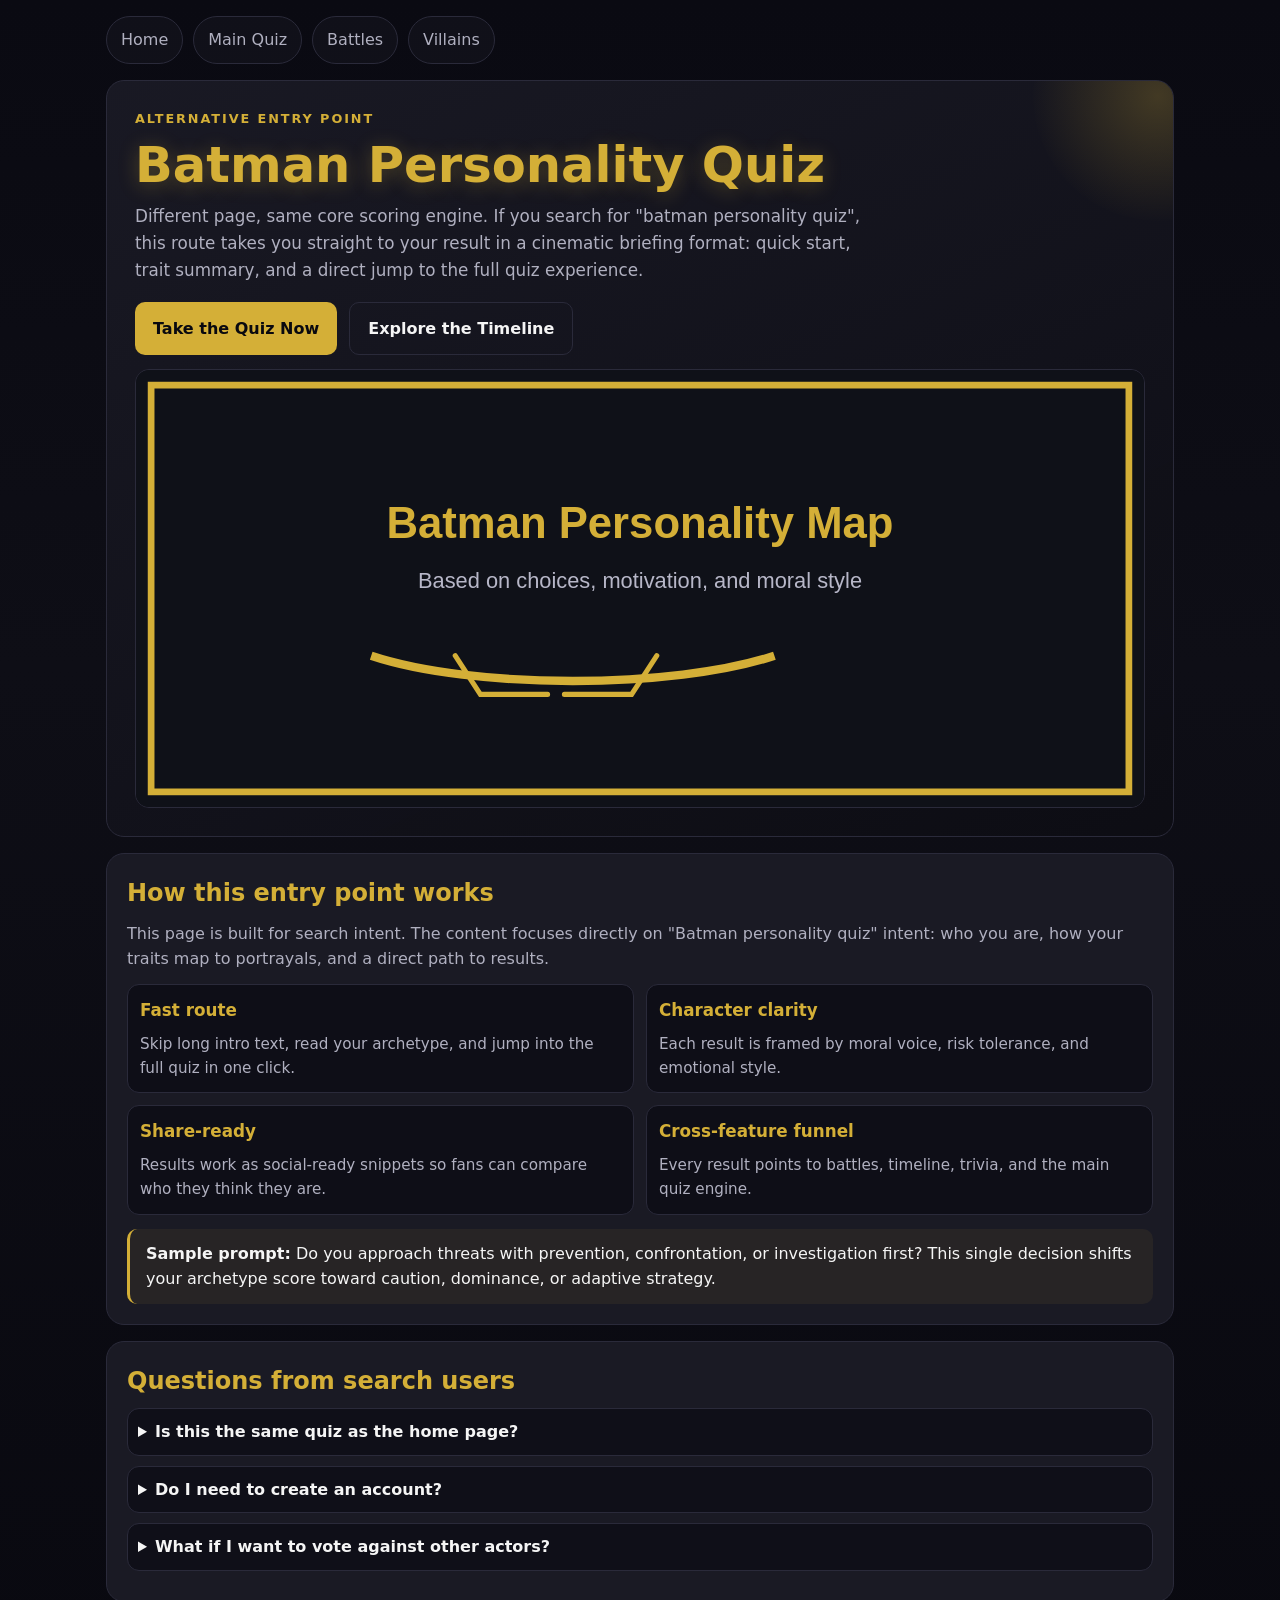
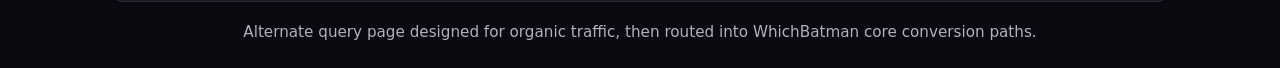
<file: seo/batman-personality-quiz.html>
<!DOCTYPE html>
<html lang="en">
<head>
  <meta charset="UTF-8" />
  <meta name="viewport" content="width=device-width, initial-scale=1.0" />
  <title>Batman Personality Quiz | WhichBatman Alternative Entry</title>
  <meta
    name="description"
    content="Try the Batman personality quiz from a dark, cinematic perspective and get your results instantly with a fresh entry point to the main WhichBatman experience."
  />
  <meta name="keywords" content="batman personality quiz, which batman are you quiz, batman archetype quiz">
  <link rel="canonical" href="https://whichbatman.com/seo/batman-personality-quiz.html" />

  <meta property="og:type" content="website" />
  <meta property="og:title" content="Batman Personality Quiz | WhichBatman" />
  <meta property="og:description" content="A fresh entry point to explore which Batman archetype fits you best." />
  <meta property="og:url" content="https://whichbatman.com/seo/batman-personality-quiz.html" />
  <meta property="og:image" content="https://whichbatman.com/assets/og-quiz.jpg" />

  <meta name="twitter:card" content="summary_large_image" />
  <meta name="twitter:title" content="Batman Personality Quiz | WhichBatman" />
  <meta name="twitter:description" content="Take the Batman personality quiz and discover your Gotham identity." />
  <meta name="twitter:image" content="https://whichbatman.com/assets/og-quiz.jpg" />

  <script type="application/ld+json">
  {
    "@context": "https://schema.org",
    "@type": "Quiz",
    "name": "Batman Personality Quiz",
    "description": "Alternative landing entry for users searching for a batman personality quiz.",
    "url": "https://whichbatman.com/seo/batman-personality-quiz.html",
    "about": {
      "@type": "Thing",
      "name": "Personality Quiz"
    },
    "audience": {
      "@type": "Audience",
      "audienceType": "Comic and film fans"
    },
    "isPartOf": {
      "@type": "CreativeWork",
      "name": "WhichBatman"
    }
  }
  </script>

  <style>
    * { margin: 0; padding: 0; box-sizing: border-box; }
    :root {
      --bg-primary: #09090f;
      --bg-secondary: #12121a;
      --bg-card: #1a1a24;
      --border: #2a2a3a;
      --accent: #d4af37;
      --accent-hover: #f0c849;
      --text-primary: #f5f5f5;
      --text-secondary: #b0b0c0;
    }
    body {
      font-family: "Segoe UI", system-ui, -apple-system, sans-serif;
      background: linear-gradient(180deg, #0a0a12 0%, #0e0e16 40%, #090910 100%);
      color: var(--text-primary);
      min-height: 100vh;
      line-height: 1.6;
    }
    .wrap {
      max-width: 1100px;
      margin: 0 auto;
      padding: 16px;
    }
    .nav-strip {
      margin-bottom: 16px;
      display: flex;
      gap: 10px;
      flex-wrap: wrap;
    }
    .chip {
      color: var(--text-secondary);
      border: 1px solid var(--border);
      background: rgba(18, 18, 26, 0.85);
      border-radius: 999px;
      padding: 10px 14px;
      text-decoration: none;
      min-height: 44px;
      display: inline-flex;
      align-items: center;
    }
    .chip:hover { border-color: var(--accent); color: var(--text-primary); }
    .hero {
      background: linear-gradient(155deg, rgba(26, 26, 36, 0.96), rgba(13, 13, 20, 0.98));
      border: 1px solid var(--border);
      border-radius: 18px;
      padding: 28px;
      position: relative;
      overflow: hidden;
    }
    .hero h1 {
      font-size: clamp(2rem, 6vw, 3.1rem);
      color: var(--accent);
      margin-bottom: 12px;
      line-height: 1.05;
      text-shadow: 0 3px 20px rgba(212, 175, 55, 0.3);
    }
    .hero p {
      color: var(--text-secondary);
      font-size: 1.05rem;
      max-width: 740px;
      margin-bottom: 18px;
    }
    .hero-banner {
      position: absolute;
      right: -110px;
      top: -110px;
      width: 250px;
      height: 250px;
      border-radius: 50%;
      background: radial-gradient(circle, rgba(212, 175, 55, 0.24), transparent 72%);
      pointer-events: none;
    }
    .hero-media {
      margin-top: 14px;
      border: 1px solid var(--border);
      border-radius: 14px;
      overflow: hidden;
    }
    .hero-media img {
      width: 100%;
      display: block;
      height: auto;
    }
    .cta-row {
      margin-top: 16px;
      display: flex;
      gap: 12px;
      flex-wrap: wrap;
    }
    .btn {
      background: var(--accent);
      color: var(--bg-primary);
      text-decoration: none;
      border: none;
      border-radius: 10px;
      padding: 13px 18px;
      font-weight: 700;
      min-height: 44px;
      display: inline-flex;
      align-items: center;
    }
    .btn:hover { background: var(--accent-hover); }
    .btn.subtle {
      background: transparent;
      color: var(--text-primary);
      border: 1px solid var(--border);
    }
    .btn.subtle:hover { border-color: var(--accent); }
    .panel {
      margin-top: 16px;
      background: var(--bg-card);
      border: 1px solid var(--border);
      border-radius: 18px;
      padding: 20px;
    }
    .panel h2 {
      color: var(--accent);
      margin-bottom: 8px;
      font-size: 1.5rem;
    }
    .panel p {
      margin-bottom: 12px;
      color: var(--text-secondary);
    }
    .feature-grid {
      display: grid;
      grid-template-columns: repeat(2, minmax(0, 1fr));
      gap: 12px;
      margin-top: 10px;
    }
    .feature {
      background: rgba(12, 12, 22, 0.86);
      border: 1px solid var(--border);
      border-radius: 12px;
      padding: 12px;
    }
    .feature h3 {
      color: var(--accent);
      margin-bottom: 8px;
      font-size: 1.05rem;
    }
    .feature p {
      font-size: 0.95rem;
      color: var(--text-secondary);
      margin-bottom: 0;
    }
    .quiz-preview {
      margin-top: 14px;
      border-left: 3px solid var(--accent);
      padding: 12px 12px 12px 16px;
      background: rgba(212, 175, 55, 0.07);
      border-radius: 10px;
    }
    .faq details {
      border: 1px solid var(--border);
      border-radius: 12px;
      margin-bottom: 10px;
      padding: 10px;
      background: rgba(12, 12, 20, 0.72);
    }
    .faq summary {
      color: var(--text-primary);
      font-weight: 600;
      cursor: pointer;
    }
    footer {
      margin: 18px 0 8px;
      text-align: center;
      color: var(--text-secondary);
      font-size: 0.95rem;
    }
    @media (max-width: 800px) {
      .feature-grid { grid-template-columns: 1fr; }
      .hero { padding: 22px; }
      .hero-banner { width: 190px; height: 190px; right: -90px; top: -90px; }
    }
  </style>
</head>
<body>
  <div class="wrap">
    <nav class="nav-strip" aria-label="Main links">
      <a class="chip" href="../index.html">Home</a>
      <a class="chip" href="../quiz.html">Main Quiz</a>
      <a class="chip" href="../battles.html">Battles</a>
      <a class="chip" href="../villains.html">Villains</a>
    </nav>

    <header class="hero">
      <div class="hero-banner"></div>
      <p style="color: var(--accent); text-transform: uppercase; letter-spacing: .15em; font-size: .8rem; font-weight: 700; margin-bottom: 10px;">
        Alternative entry point
      </p>
      <h1>Batman Personality Quiz</h1>
      <p>
        Different page, same core scoring engine. If you search for "batman personality quiz", this route
        takes you straight to your result in a cinematic briefing format: quick start, trait summary, and
        a direct jump to the full quiz experience.
      </p>
      <div class="cta-row">
        <a class="btn" href="../quiz.html?source=batman-personality-quiz">Take the Quiz Now</a>
        <a class="btn subtle" href="../timeline.html">Explore the Timeline</a>
      </div>
      <figure class="hero-media">
        <img
          src="data:image/svg+xml,%3Csvg xmlns='http://www.w3.org/2000/svg' width='1200' height='520' viewBox='0 0 1200 520'%3E%3Crect width='1200' height='520' fill='%230f1118'/%3E%3Crect x='18' y='18' width='1164' height='484' fill='none' stroke='%23d4af37' stroke-width='8'/%3E%3Ctext x='600' y='200' text-anchor='middle' font-size='52' fill='%23d4af37' font-family='Arial' font-weight='700'%3EBatman%20Personality%20Map%3C/text%3E%3Ctext x='600' y='260' text-anchor='middle' font-size='26' fill='%23b7b7c8' font-family='Arial'%3EBased%20on%20choices%2C%20motivation%2C%20and%20moral%20style%3C/text%3E%3Cpath d='M280 340c120 40 360 40 480 0' stroke='%23d4af37' stroke-width='10' fill='none'/%3E%3Cpath d='M380 340l30 46h80M620 340l-30 46h-80' stroke='%23d4af37' stroke-width='6' fill='none' stroke-linecap='round'/%3E%3C/svg%3E"
          alt="Minimal Batman personality quiz flow diagram"
        />
      </figure>
    </header>

    <section class="panel">
      <h2>How this entry point works</h2>
      <p>
        This page is built for search intent. The content focuses directly on "Batman personality quiz" intent:
        who you are, how your traits map to portrayals, and a direct path to results.
      </p>
      <div class="feature-grid">
        <div class="feature">
          <h3>Fast route</h3>
          <p>Skip long intro text, read your archetype, and jump into the full quiz in one click.</p>
        </div>
        <div class="feature">
          <h3>Character clarity</h3>
          <p>Each result is framed by moral voice, risk tolerance, and emotional style.</p>
        </div>
        <div class="feature">
          <h3>Share-ready</h3>
          <p>Results work as social-ready snippets so fans can compare who they think they are.</p>
        </div>
        <div class="feature">
          <h3>Cross-feature funnel</h3>
          <p>Every result points to battles, timeline, trivia, and the main quiz engine.</p>
        </div>
      </div>

      <div class="quiz-preview">
        <strong>Sample prompt:</strong> Do you approach threats with prevention, confrontation, or investigation first?
        This single decision shifts your archetype score toward caution, dominance, or adaptive strategy.
      </div>
    </section>

    <section class="panel faq">
      <h2>Questions from search users</h2>
      <details>
        <summary>Is this the same quiz as the home page?</summary>
        <p>Yes. It points to the same quiz engine and scoring, with a different entry section and keyword intent.</p>
      </details>
      <details>
        <summary>Do I need to create an account?</summary>
        <p>No login is required. Results are generated instantly in-session.</p>
      </details>
      <details>
        <summary>What if I want to vote against other actors?</summary>
        <p>Use the Battles page after getting your result and challenge your match directly.</p>
      </details>
    </section>

    <footer>
      Alternate query page designed for organic traffic, then routed into WhichBatman core conversion paths.
    </footer>
  </div>
</body>
</html>
</file>
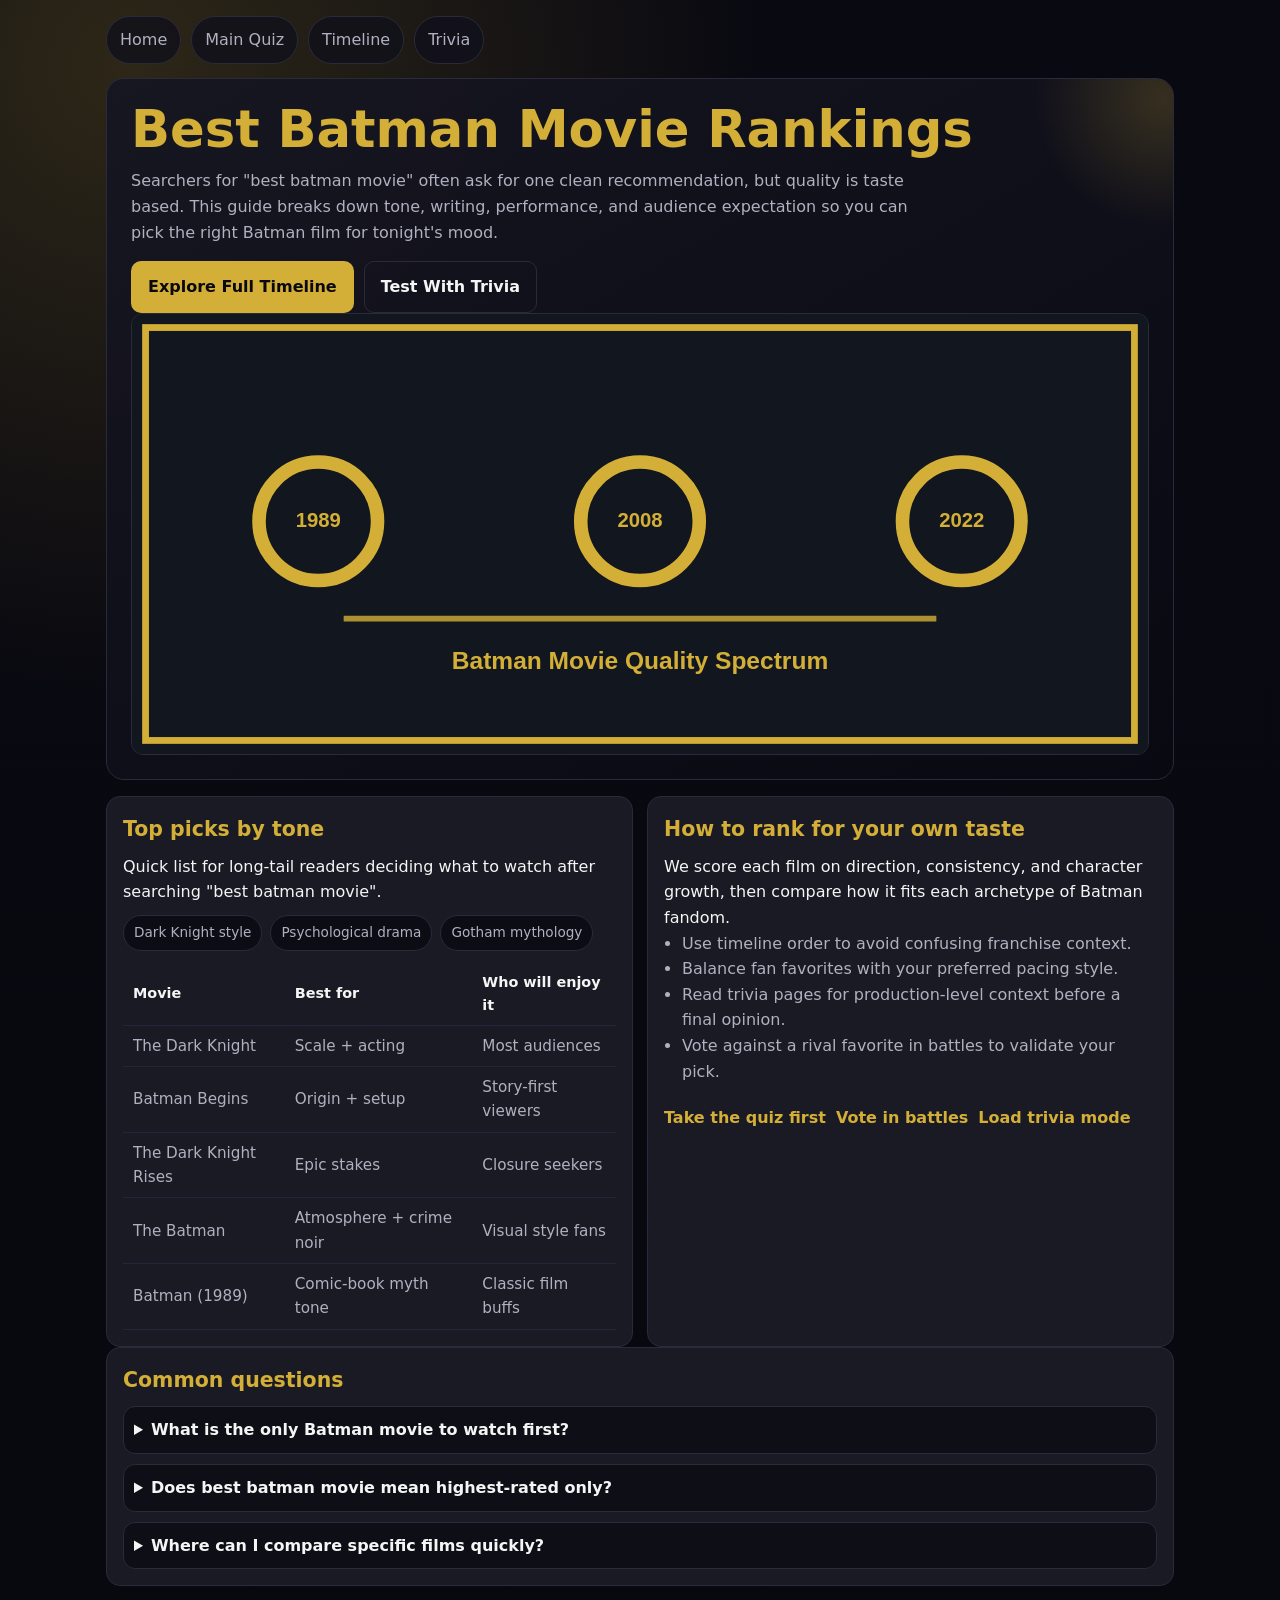
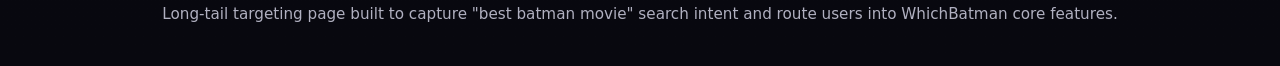
<file: seo/best-batman-movie.html>
<!DOCTYPE html>
<html lang="en">
<head>
  <meta charset="UTF-8" />
  <meta name="viewport" content="width=device-width, initial-scale=1.0" />
  <title>Best Batman Movie Guide | WhichBatman</title>
  <meta
    name="description"
    content="Which is the best Batman movie? Compare fan-favorite eras, tone, directors, and lore depth across every major Dark Knight film."
  />
  <meta name="keywords" content="best batman movie, batman movie ranking, best batman films, who is best batman movie">
  <link rel="canonical" href="https://whichbatman.com/seo/best-batman-movie.html" />

  <meta property="og:type" content="website" />
  <meta property="og:title" content="Best Batman Movie Guide | WhichBatman" />
  <meta property="og:description" content="A practical Batman movie comparison for fans who need a ranked starting point and timeline context." />
  <meta property="og:url" content="https://whichbatman.com/seo/best-batman-movie.html" />
  <meta property="og:image" content="https://whichbatman.com/assets/og-home.jpg" />

  <meta name="twitter:card" content="summary_large_image" />
  <meta name="twitter:title" content="Best Batman Movie Guide | WhichBatman" />
  <meta name="twitter:description" content="Compare each era and style before choosing your best Batman movie list." />
  <meta name="twitter:image" content="https://whichbatman.com/assets/og-home.jpg" />

  <script type="application/ld+json">
  {
    "@context": "https://schema.org",
    "@type": "ItemList",
    "name": "Best Batman Movie Recommendations",
    "itemListElement": [
      { "@type": "ListItem", "position": 1, "item": { "@type": "Movie", "name": "The Dark Knight", "url": "https://whichbatman.com/timeline.html#entry-2008" } },
      { "@type": "ListItem", "position": 2, "item": { "@type": "Movie", "name": "Batman Begins", "url": "https://whichbatman.com/timeline.html#entry-2005" } },
      { "@type": "ListItem", "position": 3, "item": { "@type": "Movie", "name": "The Batman", "url": "https://whichbatman.com/timeline.html#entry-2022" } },
      { "@type": "ListItem", "position": 4, "item": { "@type": "Movie", "name": "Batman (1989)", "url": "https://whichbatman.com/timeline.html#entry-1989" } },
      { "@type": "ListItem", "position": 5, "item": { "@type": "Movie", "name": "The Dark Knight Rises", "url": "https://whichbatman.com/timeline.html#entry-2012" } }
    ]
  }
  </script>
  <script type="application/ld+json">
  {
    "@context": "https://schema.org",
    "@type": "FAQPage",
    "mainEntity": [
      {
        "@type": "Question",
        "name": "Which Batman movie should I watch first?",
        "acceptedAnswer": {
          "@type": "Answer",
          "text": "For newcomers, start with The Dark Knight or Batman Begins depending on whether you prefer tone, scale, or origin setup."
        }
      },
      {
        "@type": "Question",
        "name": "Is one Batman era better than the others?",
        "acceptedAnswer": {
          "@type": "Answer",
          "text": "There is no single answer. Nolan is strongest for grounded crime drama fans, while Burton and the 2022 film are stronger for mood and style."
        }
      }
    ]
  }
  </script>

  <style>
    * { margin: 0; padding: 0; box-sizing: border-box; }
    :root {
      --bg-primary: #09090f;
      --bg-secondary: #11111a;
      --bg-card: #1a1a24;
      --border: #2a2a3a;
      --accent: #d4af37;
      --accent-hover: #f0c849;
      --text-primary: #f5f5f5;
      --text-secondary: #b0b0c0;
    }
    body {
      font-family: "Segoe UI", system-ui, -apple-system, sans-serif;
      background:
        radial-gradient(circle at 10% 4%, rgba(212, 175, 55, 0.18), transparent 32%),
        linear-gradient(180deg, #090911 0%, #08080f 100%);
      color: var(--text-primary);
      min-height: 100vh;
      line-height: 1.6;
    }
    .wrapper {
      max-width: 1100px;
      margin: 0 auto;
      padding: 16px 16px 40px;
    }
    .crumbs {
      display: flex;
      gap: 10px;
      margin-bottom: 14px;
      flex-wrap: wrap;
    }
    .crumbs a {
      text-decoration: none;
      color: var(--text-secondary);
      border: 1px solid var(--border);
      border-radius: 999px;
      padding: 10px 13px;
      min-height: 44px;
      background: rgba(16, 16, 26, 0.82);
      display: inline-flex;
      align-items: center;
    }
    .crumbs a:hover { border-color: var(--accent); color: var(--text-primary); }
    .hero {
      border: 1px solid var(--border);
      border-radius: 18px;
      padding: 24px;
      margin-bottom: 16px;
      background: linear-gradient(150deg, rgba(22, 22, 34, 0.98), rgba(9, 9, 18, 0.98));
      position: relative;
      overflow: hidden;
    }
    .hero::after {
      content: "";
      position: absolute;
      right: -120px;
      top: -110px;
      width: 260px;
      height: 260px;
      border-radius: 50%;
      background: radial-gradient(circle, rgba(212, 175, 55, 0.2), transparent 70%);
      pointer-events: none;
    }
    .hero h1 {
      color: var(--accent);
      font-size: clamp(2rem, 6.6vw, 3.2rem);
      margin-bottom: 12px;
      line-height: 1.05;
      position: relative;
      z-index: 2;
    }
    .hero p {
      color: var(--text-secondary);
      max-width: 780px;
      margin-bottom: 16px;
      position: relative;
      z-index: 2;
    }
    .hero-image {
      max-width: 100%;
      border: 1px solid var(--border);
      border-radius: 12px;
      overflow: hidden;
      position: relative;
      z-index: 2;
    }
    .hero-image img {
      width: 100%;
      display: block;
    }
    .actions {
      margin-top: 14px;
      position: relative;
      z-index: 2;
      display: flex;
      gap: 10px;
      flex-wrap: wrap;
    }
    .btn {
      border: 1px solid transparent;
      background: var(--accent);
      color: var(--bg-primary);
      font-weight: 700;
      padding: 12px 16px;
      border-radius: 10px;
      text-decoration: none;
      min-height: 44px;
      display: inline-flex;
      align-items: center;
    }
    .btn:hover { background: var(--accent-hover); }
    .btn.ghost {
      background: transparent;
      color: var(--text-primary);
      border-color: var(--border);
    }
    .btn.ghost:hover { border-color: var(--accent); color: var(--text-primary); }
    .cards {
      display: grid;
      grid-template-columns: repeat(2, minmax(0, 1fr));
      gap: 14px;
      margin-top: 16px;
    }
    .card {
      background: var(--bg-card);
      border: 1px solid var(--border);
      border-radius: 14px;
      padding: 16px;
    }
    .card h2 {
      color: var(--accent);
      margin-bottom: 8px;
      font-size: 1.28rem;
    }
    .meta {
      display: flex;
      flex-wrap: wrap;
      gap: 8px;
      margin: 10px 0 12px;
    }
    .pill {
      border: 1px solid var(--border);
      border-radius: 999px;
      padding: 6px 10px;
      font-size: 0.85rem;
      background: rgba(10, 10, 18, 0.9);
      color: var(--text-secondary);
    }
    .rank {
      width: 100%;
      border-collapse: collapse;
      margin-top: 10px;
      font-size: 0.95rem;
    }
    .rank th,
    .rank td {
      text-align: left;
      padding: 8px 10px;
      border-bottom: 1px solid #24243a;
    }
    .rank th {
      color: var(--text-primary);
      font-size: 0.9rem;
      font-weight: 700;
    }
    .rank td {
      color: var(--text-secondary);
    }
    .links {
      display: flex;
      gap: 10px;
      flex-wrap: wrap;
      margin-top: 12px;
    }
    .links a {
      color: var(--accent);
      text-decoration: none;
      font-weight: 600;
      min-height: 44px;
      display: inline-flex;
      align-items: center;
    }
    .links a:hover { color: var(--accent-hover); }
    .faq details {
      margin-top: 10px;
      border: 1px solid var(--border);
      border-radius: 12px;
      background: rgba(12, 12, 21, 0.85);
      padding: 10px;
    }
    .faq summary {
      color: var(--text-primary);
      font-weight: 700;
      cursor: pointer;
    }
    .faq p {
      margin-top: 8px;
      color: var(--text-secondary);
    }
    footer {
      margin-top: 16px;
      color: var(--text-secondary);
      text-align: center;
      font-size: 0.95rem;
    }
    @media (max-width: 850px) {
      .cards { grid-template-columns: 1fr; }
      .hero { padding: 20px; }
      .rank { display: block; overflow-x: auto; }
    }
  </style>
</head>
<body>
  <div class="wrapper">
    <nav class="crumbs">
      <a href="../index.html">Home</a>
      <a href="../quiz.html">Main Quiz</a>
      <a href="../timeline.html">Timeline</a>
      <a href="../trivia.html">Trivia</a>
    </nav>

    <section class="hero">
      <h1>Best Batman Movie Rankings</h1>
      <p>
        Searchers for "best batman movie" often ask for one clean recommendation, but quality is taste based.
        This guide breaks down tone, writing, performance, and audience expectation so you can pick the right
        Batman film for tonight's mood.
      </p>
      <div class="actions">
        <a class="btn" href="../timeline.html">Explore Full Timeline</a>
        <a class="btn ghost" href="../trivia.html">Test With Trivia</a>
      </div>
      <figure class="hero-image">
        <img
          src="data:image/svg+xml,%3Csvg xmlns='http://www.w3.org/2000/svg' width='1200' height='520' viewBox='0 0 1200 520'%3E%3Crect width='1200' height='520' fill='%2312161e'/%3E%3Crect x='16' y='16' width='1168' height='488' fill='none' stroke='%23d4af37' stroke-width='8'/%3E%3Ccircle cx='220' cy='245' r='70' fill='none' stroke='%23d4af37' stroke-width='16'/%3E%3Ccircle cx='600' cy='245' r='70' fill='none' stroke='%23d4af37' stroke-width='16'/%3E%3Ccircle cx='980' cy='245' r='70' fill='none' stroke='%23d4af37' stroke-width='16'/%3E%3Ctext x='220' y='252' text-anchor='middle' font-size='24' fill='%23d4af37' font-family='Arial' font-weight='700'%3E1989%3C/text%3E%3Ctext x='600' y='252' text-anchor='middle' font-size='24' fill='%23d4af37' font-family='Arial' font-weight='700'%3E2008%3C/text%3E%3Ctext x='980' y='252' text-anchor='middle' font-size='24' fill='%23d4af37' font-family='Arial' font-weight='700'%3E2022%3C/text%3E%3Cpath d='M250 360h700' stroke='%23d4af37' stroke-width='7' opacity='0.8'/%3E%3Ctext x='600' y='420' text-anchor='middle' font-size='29' fill='%23d4af37' font-family='Arial' font-weight='700'%3EBatman Movie Quality Spectrum%3C/text%3E%3C/svg%3E"
          alt="Visual guide comparing major Batman movie eras"
        />
      </figure>
    </section>

    <section class="cards">
      <article class="card">
        <h2>Top picks by tone</h2>
        <p>Quick list for long-tail readers deciding what to watch after searching "best batman movie".</p>
        <div class="meta">
          <span class="pill">Dark Knight style</span>
          <span class="pill">Psychological drama</span>
          <span class="pill">Gotham mythology</span>
        </div>
        <table class="rank">
          <thead>
            <tr><th>Movie</th><th>Best for</th><th>Who will enjoy it</th></tr>
          </thead>
          <tbody>
            <tr><td>The Dark Knight</td><td>Scale + acting</td><td>Most audiences</td></tr>
            <tr><td>Batman Begins</td><td>Origin + setup</td><td>Story-first viewers</td></tr>
            <tr><td>The Dark Knight Rises</td><td>Epic stakes</td><td>Closure seekers</td></tr>
            <tr><td>The Batman</td><td>Atmosphere + crime noir</td><td>Visual style fans</td></tr>
            <tr><td>Batman (1989)</td><td>Comic-book myth tone</td><td>Classic film buffs</td></tr>
          </tbody>
        </table>
      </article>

      <article class="card">
        <h2>How to rank for your own taste</h2>
        <p>
          We score each film on direction, consistency, and character growth, then compare how it fits
          each archetype of Batman fandom.
        </p>
        <ul style="color: var(--text-secondary); margin-left: 18px;">
          <li>Use timeline order to avoid confusing franchise context.</li>
          <li>Balance fan favorites with your preferred pacing style.</li>
          <li>Read trivia pages for production-level context before a final opinion.</li>
          <li>Vote against a rival favorite in battles to validate your pick.</li>
        </ul>
        <div class="links">
          <a href="../quiz.html">Take the quiz first</a>
          <a href="../battles.html">Vote in battles</a>
          <a href="../trivia.html">Load trivia mode</a>
        </div>
      </article>
    </section>

    <section class="card faq">
      <h2>Common questions</h2>
      <details>
        <summary>What is the only Batman movie to watch first?</summary>
        <p>For a single starting point, most users start with The Dark Knight for balanced scale and approachability.</p>
      </details>
      <details>
        <summary>Does best batman movie mean highest-rated only?</summary>
        <p>No. Ratings help, but mood, age of the viewer, and genre focus matter more for repeat viewing.</p>
      </details>
      <details>
        <summary>Where can I compare specific films quickly?</summary>
        <p>Use the timeline for chronological context and trivia for production context.</p>
      </details>
    </section>

    <footer>
      Long-tail targeting page built to capture "best batman movie" search intent and route users into WhichBatman core features.
    </footer>
  </div>
</body>
</html>
</file>
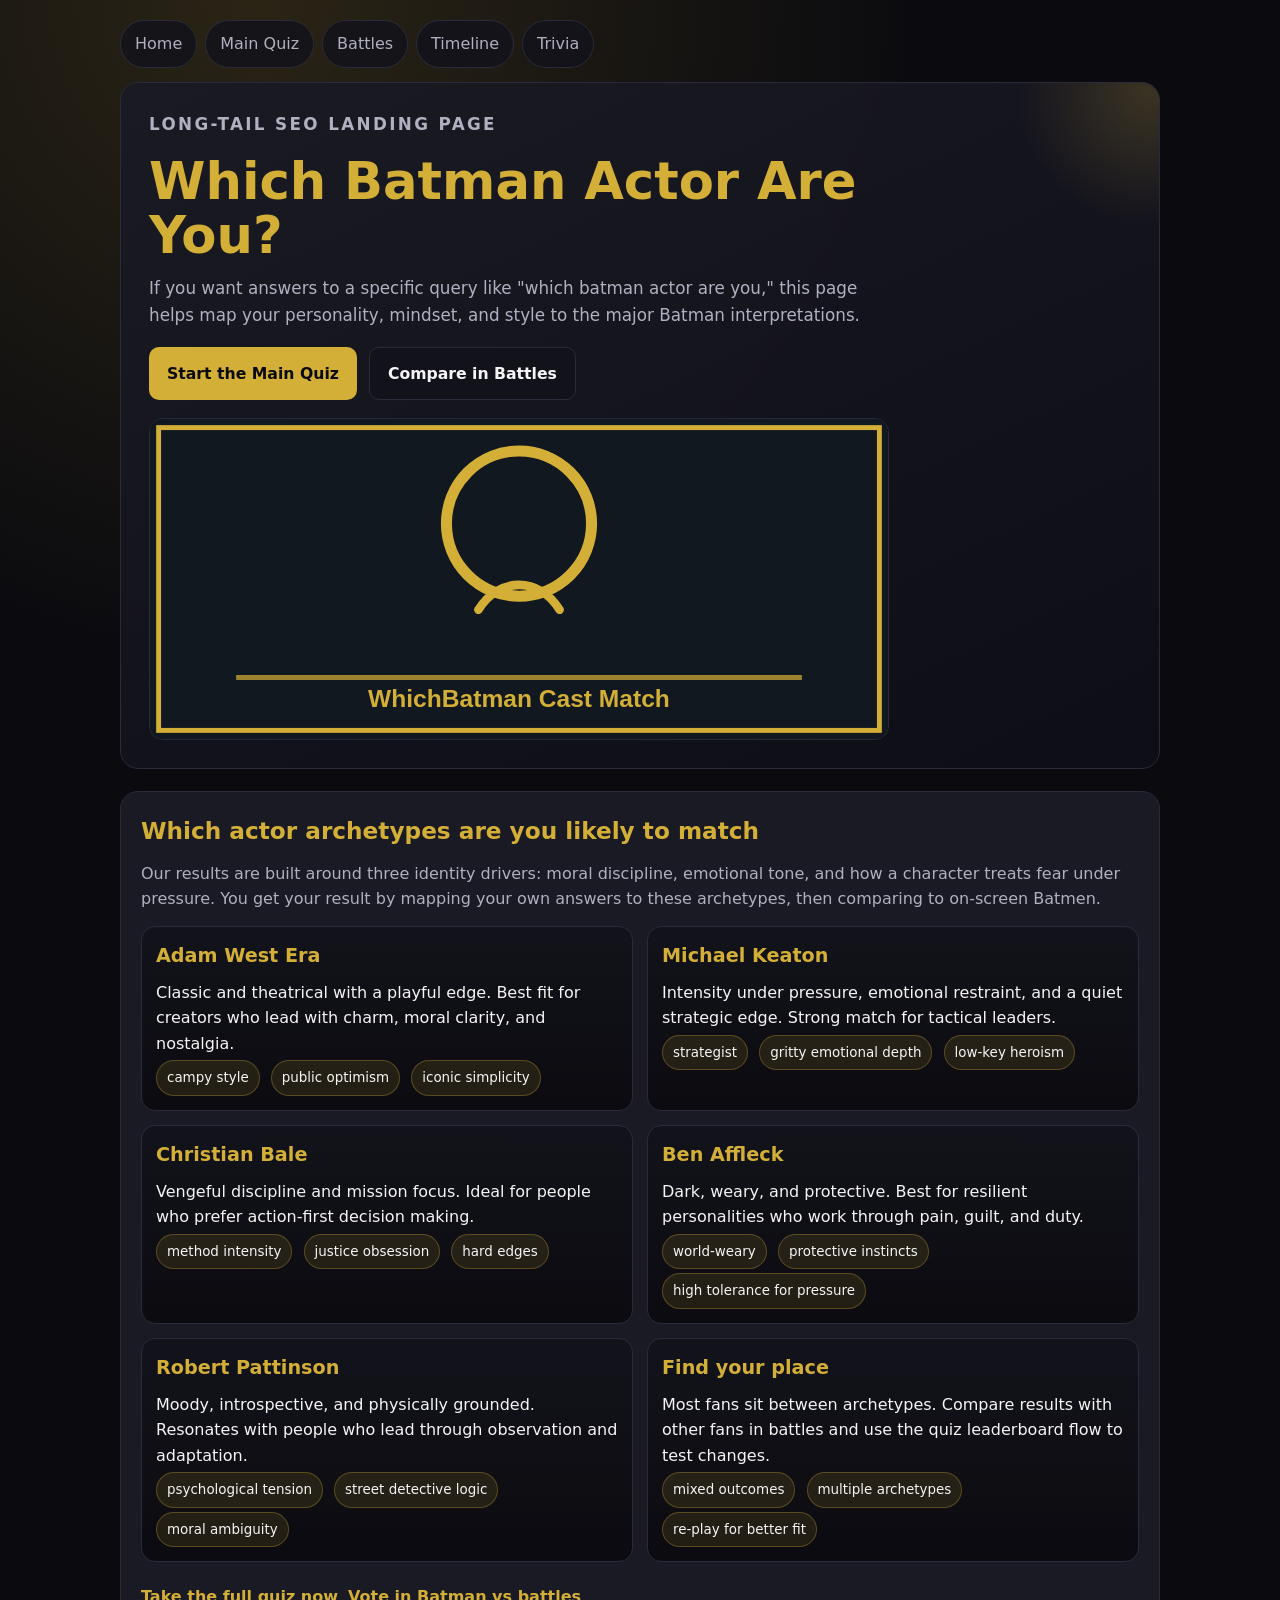
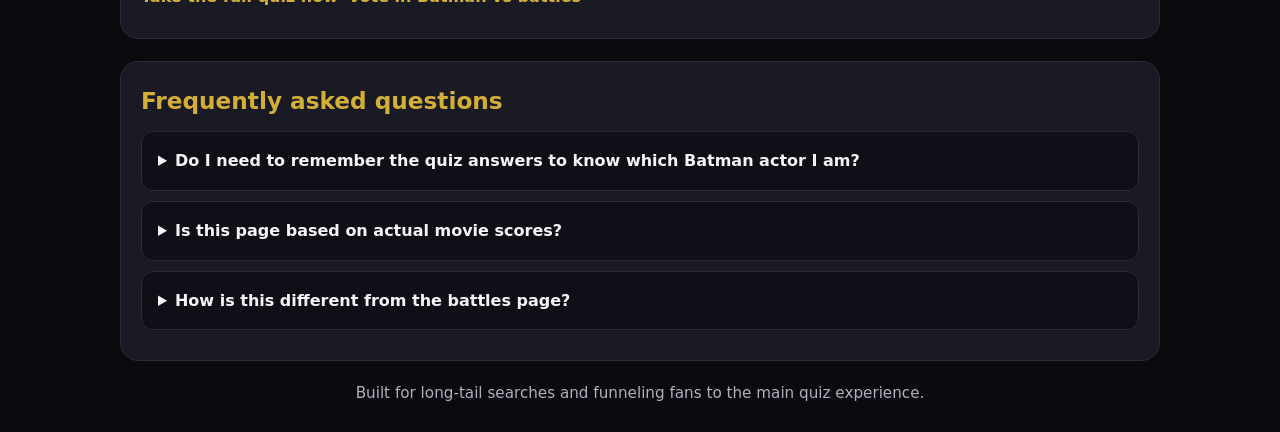
<file: seo/which-batman-actor-are-you.html>
<!DOCTYPE html>
<html lang="en">
<head>
  <meta charset="UTF-8" />
  <meta name="viewport" content="width=device-width, initial-scale=1.0" />
  <title>Which Batman Actor Are You? | WhichBatman</title>
  <meta
    name="description"
    content="Which Batman actor are you? Take a personality quiz-style breakdown of the iconic Batmen and find the screen version that matches your style."
  />
  <meta name="keywords" content="which batman actor are you, adam west, michael keaton, christian bale, ben affleck, robert pattinson, batman quiz">
  <link rel="canonical" href="https://whichbatman.com/seo/which-batman-actor-are-you.html" />

  <meta property="og:type" content="website" />
  <meta property="og:title" content="Which Batman Actor Are You? | WhichBatman" />
  <meta property="og:description" content="Explore the personality style of every major Batman actor and discover your Dark Knight match." />
  <meta property="og:url" content="https://whichbatman.com/seo/which-batman-actor-are-you.html" />
  <meta property="og:image" content="https://whichbatman.com/assets/og-quiz.jpg" />

  <meta name="twitter:card" content="summary_large_image" />
  <meta name="twitter:title" content="Which Batman Actor Are You? | WhichBatman" />
  <meta name="twitter:description" content="Find which Batman actor you align with: tone, style, grit, humor, and morality." />
  <meta name="twitter:image" content="https://whichbatman.com/assets/og-quiz.jpg" />

  <script type="application/ld+json">
  {
    "@context": "https://schema.org",
    "@type": "Quiz",
    "name": "Which Batman Actor Are You?",
    "description": "A guided page that maps Batman personality traits to major screen portrayals.",
    "about": {
      "@type": "Thing",
      "name": "Batman"
    },
    "url": "https://whichbatman.com/seo/which-batman-actor-are-you.html",
    "inLanguage": "en",
    "audience": {
      "@type": "Audience",
      "audienceType": "Batman fans"
    }
  }
  </script>

  <script type="application/ld+json">
  {
    "@context": "https://schema.org",
    "@type": "ItemList",
    "name": "Batman actor archetypes and traits",
    "itemListElement": [
      { "@type": "ListItem", "position": 1, "name": "Adam West", "item": "https://whichbatman.com/quiz.html#actor-adam-west" },
      { "@type": "ListItem", "position": 2, "name": "Michael Keaton", "item": "https://whichbatman.com/quiz.html#actor-michael-keaton" },
      { "@type": "ListItem", "position": 3, "name": "Christian Bale", "item": "https://whichbatman.com/quiz.html#actor-christian-bale" },
      { "@type": "ListItem", "position": 4, "name": "Ben Affleck", "item": "https://whichbatman.com/quiz.html#actor-ben-affleck" },
      { "@type": "ListItem", "position": 5, "name": "Robert Pattinson", "item": "https://whichbatman.com/quiz.html#actor-robert-pattinson" }
    ]
  }
  </script>

  <style>
    * { margin: 0; padding: 0; box-sizing: border-box; }
    :root {
      --bg-primary: #0a0a0f;
      --bg-secondary: #12121a;
      --bg-card: #1a1a24;
      --border: #2a2a3a;
      --accent: #d4af37;
      --accent-hover: #f0c849;
      --text-primary: #f5f5f5;
      --text-secondary: #b0b0c0;
    }
    body {
      background: radial-gradient(circle at 20% 0%, rgba(212, 175, 55, 0.16), transparent 30%), #0a0a0f;
      color: var(--text-primary);
      font-family: "Segoe UI", system-ui, -apple-system, sans-serif;
      min-height: 100vh;
      line-height: 1.6;
    }
    .layout {
      max-width: 1080px;
      margin: 0 auto;
      padding: 20px;
    }
    .top-links {
      display: flex;
      gap: 8px;
      flex-wrap: wrap;
      margin-bottom: 14px;
    }
    .top-links a {
      color: var(--text-secondary);
      text-decoration: none;
      padding: 10px 14px;
      border: 1px solid var(--border);
      border-radius: 999px;
      background: rgba(18, 18, 26, 0.85);
      min-height: 44px;
      display: inline-flex;
      align-items: center;
    }
    .top-links a:hover { border-color: var(--accent); color: var(--text-primary); }
    .hero {
      background: linear-gradient(155deg, rgba(26, 26, 36, 0.96), rgba(14, 14, 22, 0.96));
      border: 1px solid var(--border);
      border-radius: 18px;
      padding: 28px;
      position: relative;
      overflow: hidden;
    }
    .hero::after {
      content: "";
      position: absolute;
      right: -120px;
      top: -120px;
      width: 260px;
      height: 260px;
      border-radius: 50%;
      background: radial-gradient(circle, rgba(212, 175, 55, 0.2), transparent 72%);
      pointer-events: none;
    }
    .hero-inner { position: relative; z-index: 1; max-width: 740px; }
    .kicker { color: var(--accent); letter-spacing: 0.14em; text-transform: uppercase; font-size: 0.78rem; font-weight: 700; margin-bottom: 12px; }
    h1 { color: var(--accent); font-size: clamp(2rem, 6vw, 3.2rem); margin-bottom: 12px; line-height: 1.05; }
    .hero p { color: var(--text-secondary); font-size: 1.05rem; margin-bottom: 18px; }
    .actions { display: flex; gap: 12px; flex-wrap: wrap; }
    .btn {
      background: var(--accent); color: var(--bg-primary); border: none; text-decoration: none;
      border-radius: 10px; padding: 13px 18px; font-weight: 700; font-size: 0.98rem; min-height: 44px;
      display: inline-flex; align-items: center; justify-content: center;
    }
    .btn:hover { background: var(--accent-hover); }
    .btn.secondary { background: var(--bg-secondary); color: var(--text-primary); border: 1px solid var(--border); }
    .poster {
      margin-top: 18px;
      width: min(100%, 100%);
      border: 1px solid var(--border);
      border-radius: 14px;
      overflow: hidden;
    }
    .poster img { display: block; width: 100%; height: auto; }
    .section {
      margin-top: 22px;
      background: var(--bg-card);
      border: 1px solid var(--border);
      border-radius: 18px;
      padding: 20px;
    }
    .section h2 { color: var(--accent); margin-bottom: 12px; font-size: 1.45rem; }
    .lead { color: var(--text-secondary); margin-bottom: 10px; }
    .grid {
      display: grid;
      grid-template-columns: repeat(2, minmax(0, 1fr));
      gap: 14px;
      margin-top: 14px;
    }
    .actor-card {
      border: 1px solid var(--border);
      border-radius: 14px;
      padding: 14px;
      background: linear-gradient(180deg, rgba(18,18,26,0.92), rgba(10,10,15,0.95));
    }
    .actor-card h3 { margin-bottom: 8px; color: var(--accent); font-size: 1.2rem; }
    .trait-line {
      display: inline-block;
      background: rgba(212, 175, 55, 0.12);
      border: 1px solid rgba(212, 175, 55, 0.3);
      border-radius: 999px;
      padding: 6px 10px;
      margin: 4px 6px 0 0;
      font-size: 0.84rem;
      color: var(--text-primary);
    }
    .small-links {
      margin-top: 12px;
      display: flex;
      gap: 10px;
      flex-wrap: wrap;
    }
    .small-links a {
      color: var(--accent);
      text-decoration: none;
      font-weight: 600;
      min-height: 44px;
      display: inline-flex;
      align-items: center;
    }
    .small-links a:hover { color: var(--accent-hover); }
    .faq details {
      background: rgba(12,12,20,0.72);
      border: 1px solid var(--border);
      padding: 12px;
      border-radius: 12px;
      margin-bottom: 10px;
      color: var(--text-secondary);
    }
    .faq summary { color: var(--text-primary); font-weight: 600; cursor: pointer; padding: 4px; }
    footer {
      text-align: center;
      color: var(--text-secondary);
      font-size: 0.95rem;
      margin: 20px 0 6px;
    }
    @media (max-width: 800px) {
      .grid { grid-template-columns: 1fr; }
      .hero { padding: 24px; }
      .layout { padding: 14px; }
    }
  </style>
</head>
<body>
  <div class="layout">
    <nav class="top-links" aria-label="Main feature links">
      <a href="../index.html">Home</a>
      <a href="../quiz.html">Main Quiz</a>
      <a href="../battles.html">Battles</a>
      <a href="../timeline.html">Timeline</a>
      <a href="../trivia.html">Trivia</a>
    </nav>

    <section class="hero">
      <div class="hero-inner">
        <p class="kicker">Long-tail SEO landing page</p>
        <h1>Which Batman Actor Are You?</h1>
        <p>
          If you want answers to a specific query like "which batman actor are you," this page helps
          map your personality, mindset, and style to the major Batman interpretations.
        </p>
        <div class="actions">
          <a class="btn" href="../quiz.html">Start the Main Quiz</a>
          <a class="btn secondary" href="../battles.html">Compare in Battles</a>
        </div>
        <figure class="poster">
          <img
            src="data:image/svg+xml,%3Csvg xmlns='http://www.w3.org/2000/svg' width='1200' height='520' viewBox='0 0 1200 520'%3E%3Crect width='1200' height='520' fill='%2311181f'/%3E%3Crect x='14' y='14' width='1172' height='492' fill='none' stroke='%23d4af37' stroke-width='8'/%3E%3Ccircle cx='600' cy='170' r='118' fill='none' stroke='%23d4af37' stroke-width='18'/%3E%3Cpath d='M534 310c33-54 99-54 132 0' stroke='%23d4af37' stroke-width='14' fill='none' stroke-linecap='round'/%3E%3Cpath d='M140 420h920' stroke='%23d4af37' stroke-width='8' opacity='0.7'/%3E%3Ctext x='600' y='468' text-anchor='middle' font-size='40' fill='%23d4af37' font-family='Arial' font-weight='700'%3EWhichBatman Cast Match %3C/text%3E%3C/svg%3E"
            alt="Batman-themed comparison graphic for matching actors"
          />
        </figure>
      </div>
    </section>

    <section class="section">
      <h2>Which actor archetypes are you likely to match</h2>
      <p class="lead">
        Our results are built around three identity drivers: moral discipline, emotional tone, and how
        a character treats fear under pressure. You get your result by mapping your own answers to
        these archetypes, then comparing to on-screen Batmen.
      </p>
      <div class="grid">
        <article class="actor-card" id="actor-adam-west">
          <h3>Adam West Era</h3>
          <p>Classic and theatrical with a playful edge. Best fit for creators who lead with charm, moral clarity, and nostalgia.</p>
          <span class="trait-line">campy style</span>
          <span class="trait-line">public optimism</span>
          <span class="trait-line">iconic simplicity</span>
        </article>
        <article class="actor-card" id="actor-michael-keaton">
          <h3>Michael Keaton</h3>
          <p>Intensity under pressure, emotional restraint, and a quiet strategic edge. Strong match for tactical leaders.</p>
          <span class="trait-line">strategist</span>
          <span class="trait-line">gritty emotional depth</span>
          <span class="trait-line">low-key heroism</span>
        </article>
        <article class="actor-card" id="actor-christian-bale">
          <h3>Christian Bale</h3>
          <p>Vengeful discipline and mission focus. Ideal for people who prefer action-first decision making.</p>
          <span class="trait-line">method intensity</span>
          <span class="trait-line">justice obsession</span>
          <span class="trait-line">hard edges</span>
        </article>
        <article class="actor-card" id="actor-ben-affleck">
          <h3>Ben Affleck</h3>
          <p>Dark, weary, and protective. Best for resilient personalities who work through pain, guilt, and duty.</p>
          <span class="trait-line">world-weary</span>
          <span class="trait-line">protective instincts</span>
          <span class="trait-line">high tolerance for pressure</span>
        </article>
        <article class="actor-card" id="actor-robert-pattinson">
          <h3>Robert Pattinson</h3>
          <p>Moody, introspective, and physically grounded. Resonates with people who lead through observation and adaptation.</p>
          <span class="trait-line">psychological tension</span>
          <span class="trait-line">street detective logic</span>
          <span class="trait-line">moral ambiguity</span>
        </article>
        <article class="actor-card">
          <h3>Find your place</h3>
          <p>Most fans sit between archetypes. Compare results with other fans in battles and use the quiz leaderboard flow to test changes.</p>
          <span class="trait-line">mixed outcomes</span>
          <span class="trait-line">multiple archetypes</span>
          <span class="trait-line">re-play for better fit</span>
        </article>
      </div>
      <div class="small-links">
        <a href="../quiz.html">Take the full quiz now</a>
        <a href="../battles.html">Vote in Batman vs battles</a>
      </div>
    </section>

    <section class="section faq">
      <h2>Frequently asked questions</h2>
      <details>
        <summary>Do I need to remember the quiz answers to know which Batman actor I am?</summary>
        <p>No. The test gives immediate guidance from your responses and you can retake for a different angle.</p>
      </details>
      <details>
        <summary>Is this page based on actual movie scores?</summary>
        <p>It is based on portrayal style and fan consensus, not box office. For chronology and rankings, use the timeline page.</p>
      </details>
      <details>
        <summary>How is this different from the battles page?</summary>
        <p>Battles gives direct matchup voting; this page is personality mapping and archetype explanation.</p>
      </details>
    </section>

    <footer>
      Built for long-tail searches and funneling fans to the main quiz experience.
    </footer>
  </div>
</body>
</html>
</file>
<file: styles.css>
/* Layout rules extracted from index.html */
/* Layout rules extracted from batmobiles.html */
/* Layout rules extracted from battles.html */
/* Layout rules extracted from quiz.html */
/* Layout rules extracted from timeline.html */
/* Layout rules extracted from trivia.html */
/* Layout rules extracted from villains.html */

/* Shared comic-book theme for WhichBatman */
:root {
  --comic-blue: #2563eb;
  --comic-blue-bright: #3b82f6;
  --comic-yellow: #fbbf24;
  --comic-orange: #f59e0b;
  --comic-red: #ef4444;
  --comic-red-dark: #dc2626;
  --comic-cream: #fef9c3;
  --comic-cream-deep: #fef3c7;
  --comic-paper: #fffdf3;
  --comic-ink: #1e293b;
  --comic-ink-soft: #475569;
  --comic-line: #0f172a;
  --comic-shadow: 8px 8px 0 rgba(30, 41, 59, 0.18);
  --comic-shadow-strong: 10px 10px 0 rgba(37, 99, 235, 0.18);
  --comic-radius: 18px;
}

body[class^="page-"] {
  --bg-primary: var(--comic-cream);
  --bg-secondary: #ffffff;
  --bg-card: #ffffff;
  --border: var(--comic-blue);
  --accent: var(--comic-yellow);
  --accent-hover: var(--comic-orange);
  --accent-soft: var(--comic-orange);
  --text-primary: var(--comic-ink);
  --text-secondary: var(--comic-ink-soft);
  --danger: var(--comic-red);
  --good: #10b981;
  --line: rgba(37, 99, 235, 0.28);
  --shadow: rgba(37, 99, 235, 0.18);
  --shadow-strong: rgba(30, 41, 59, 0.18);
  --success: #16a34a;
  --street: #60a5fa;
  --city: #f59e0b;
  --global: #ef4444;
  --panel: linear-gradient(180deg, rgba(255, 255, 255, 0.98), rgba(254, 249, 195, 0.95));
  font-family: var(--font-body, "Inter", system-ui, sans-serif);
  color: var(--text-primary);
  background:
    radial-gradient(circle at 20px 20px, rgba(37, 99, 235, 0.12) 0 2px, transparent 2px 100%),
    radial-gradient(circle at 0 0, rgba(239, 68, 68, 0.08) 0 1.5px, transparent 1.5px 100%),
    linear-gradient(135deg, var(--comic-cream) 0%, var(--comic-cream-deep) 48%, #fff7ed 100%);
  background-size: 24px 24px, 18px 18px, auto;
  color-scheme: light;
}

body[class^="page-"] a,
body[class^="page-"] button,
body[class^="page-"] input,
body[class^="page-"] select,
body[class^="page-"] textarea {
  font: inherit;
}

body[class^="page-"] h1,
body[class^="page-"] h2,
body[class^="page-"] h3,
body[class^="page-"] .section-title,
body[class^="page-"] .results-title,
body[class^="page-"] .battle-kicker,
body[class^="page-"] .hero-kicker,
body[class^="page-"] .hero-eyebrow,
body[class^="page-"] .eyebrow,
body[class^="page-"] .bat-kicker {
  font-family: var(--font-heading, "Cinzel", Georgia, serif);
  letter-spacing: 0.04em;
  color: var(--comic-blue);
  text-shadow: 2px 2px 0 rgba(251, 191, 36, 0.5);
}

body[class^="page-"] .hero,
body[class^="page-"] .quiz-card,
body[class^="page-"] .panel,
body[class^="page-"] .battle-card,
body[class^="page-"] .results-card,
body[class^="page-"] .daily-panel,
body[class^="page-"] .filters,
body[class^="page-"] .timeline-shell,
body[class^="page-"] .bat-header {
  background:
    radial-gradient(circle at top right, rgba(59, 130, 246, 0.12) 0 18%, transparent 18% 100%),
    linear-gradient(180deg, rgba(255, 255, 255, 0.98), rgba(254, 249, 195, 0.92));
  border: 4px solid var(--comic-blue);
  border-radius: var(--comic-radius);
  box-shadow: var(--comic-shadow);
}

body[class^="page-"] .feature-card,
body[class^="page-"] .fighter,
body[class^="page-"] .ranking-item,
body[class^="page-"] .timeline-entry,
body[class^="page-"] .villain-card,
body[class^="page-"] .seo-item,
body[class^="page-"] .stat-card,
body[class^="page-"] .result-bar-card {
  background: var(--comic-paper);
  border: 3px solid var(--comic-blue);
  box-shadow: 6px 6px 0 rgba(30, 41, 59, 0.14);
}

body.page-home .feature-card:nth-child(odd),
body.page-battles .fighter:first-child,
body.page-villains .villain-card:nth-child(odd),
body.page-timeline .timeline-entry:nth-child(odd),
body.page-trivia .stat-card:nth-child(odd) {
  transform: rotate(-1deg);
}

body.page-home .feature-card:nth-child(even),
body.page-battles .fighter:last-child,
body.page-villains .villain-card:nth-child(even),
body.page-timeline .timeline-entry:nth-child(even),
body.page-trivia .stat-card:nth-child(even) {
  transform: rotate(1deg);
}

body[class^="page-"] .feature-card:hover,
body[class^="page-"] .fighter:hover,
body[class^="page-"] .ranking-item:hover,
body[class^="page-"] .villain-card:hover,
body[class^="page-"] .timeline-entry:hover {
  transform: translate(-2px, -3px) rotate(0deg);
  box-shadow: var(--comic-shadow-strong);
}

body[class^="page-"] .crumbs a,
body[class^="page-"] .crumb,
body[class^="page-"] .jump,
body[class^="page-"] .jump-link,
body[class^="page-"] .pill-link,
body[class^="page-"] .pill,
body[class^="page-"] .hero-pill,
body[class^="page-"] .hero-chip,
body[class^="page-"] .meta-chip,
body[class^="page-"] .hero-meta span,
body[class^="page-"] .daily-meta span,
body[class^="page-"] .trait,
body[class^="page-"] .chip {
  background: #ffffff;
  border: 3px solid var(--comic-red);
  color: var(--comic-ink);
  box-shadow: 4px 4px 0 rgba(239, 68, 68, 0.14);
}

body[class^="page-"] .cta-button,
body[class^="page-"] .btn,
body[class^="page-"] button,
body[class^="page-"] .vote-button,
body[class^="page-"] .action-button,
body[class^="page-"] .filter-btn,
body[class^="page-"] .expand-btn,
body[class^="page-"] .move-button,
body[class^="page-"] .drag-handle,
body[class^="page-"] .reset {
  background: linear-gradient(180deg, var(--comic-yellow), var(--comic-orange));
  color: var(--comic-line);
  border: 3px solid var(--comic-line);
  border-radius: 14px;
  box-shadow: 5px 5px 0 rgba(30, 41, 59, 0.16);
  font-weight: 700;
}

body[class^="page-"] .btn.secondary,
body[class^="page-"] button.secondary,
body[class^="page-"] .action-button.secondary,
body[class^="page-"] #shareBtn,
body[class^="page-"] #shuffleBtn,
body[class^="page-"] #resetBtn,
body[class^="page-"] .expand-btn,
body[class^="page-"] .filter-btn[aria-pressed="false"] {
  background: #ffffff;
  color: var(--comic-blue);
  border-color: var(--comic-blue);
}

body[class^="page-"] .btn.danger,
body[class^="page-"] button.danger,
body[class^="page-"] #endBtn,
body[class^="page-"] .reset {
  background: linear-gradient(180deg, var(--comic-red), var(--comic-red-dark));
  color: #ffffff;
}

body[class^="page-"] .cta-button:hover,
body[class^="page-"] .btn:hover,
body[class^="page-"] button:hover,
body[class^="page-"] .vote-button:hover,
body[class^="page-"] .action-button:hover,
body[class^="page-"] .filter-btn:hover,
body[class^="page-"] .expand-btn:hover,
body[class^="page-"] .move-button:hover,
body[class^="page-"] .drag-handle:hover,
body[class^="page-"] .reset:hover {
  transform: translate(-1px, -2px);
  box-shadow: 7px 7px 0 rgba(30, 41, 59, 0.18);
}

body[class^="page-"] input[type="text"],
body[class^="page-"] select {
  background: #fffef9;
  color: var(--comic-ink);
  border: 3px solid var(--comic-blue);
  border-radius: 14px;
}

body[class^="page-"] .progress-bar,
body[class^="page-"] .bar-track,
body[class^="page-"] .match-bar-track {
  background: rgba(37, 99, 235, 0.12);
  border: 2px solid rgba(37, 99, 235, 0.3);
}

body[class^="page-"] .progress-fill,
body[class^="page-"] .bar-fill,
body[class^="page-"] .match-bar-fill {
  background: linear-gradient(90deg, var(--comic-red), var(--comic-yellow));
}

body.page-battles .image-placeholder,
body.page-batmobiles .vehicle-image,
body.page-timeline .entry-art {
  background:
    radial-gradient(circle at 30% 30%, rgba(251, 191, 36, 0.35) 0 18%, transparent 18% 100%),
    linear-gradient(135deg, #dbeafe 0%, #ffffff 100%);
  border: 3px solid var(--comic-blue);
}

body.page-battles .pulse,
body.page-villains .daily-panel,
body.page-home .cta-button,
body.page-batmobiles .pill,
body.page-timeline .jump-link,
body.page-villains .jump {
  position: relative;
}

body.page-battles .pulse::after,
body.page-home .cta-button::after,
body.page-timeline .jump-link::after,
body.page-villains .jump::after {
  content: "";
  position: absolute;
  inset: auto 12px -10px 12px;
  height: 14px;
  background: #ffffff;
  border: 3px solid currentColor;
  border-top: 0;
  clip-path: polygon(18% 0, 50% 100%, 82% 0);
}

body.page-home footer,
body.page-batmobiles .status,
body.page-trivia .tiny,
body.page-villains #searchInputHint,
body.page-battles .battle-subtitle,
body.page-timeline .note,
body.page-timeline .faq-answer,
body.page-quiz .subtitle,
body.page-quiz .result-description,
body.page-trivia .subtitle,
body.page-home .feature-card p,
body.page-battles .fighter-desc,
body.page-villains .daily-body p,
body.page-timeline .hero p,
body.page-trivia .meta-row,
body.page-batmobiles .panel-note {
  color: var(--comic-ink-soft);
}

body.page-home .hero {
  border-radius: 0 0 24px 24px;
  border-left: 0;
  border-right: 0;
}

body.page-home .hero h1,
body.page-quiz h1,
body.page-batmobiles h1,
body.page-battles h1,
body.page-timeline h1,
body.page-trivia h1,
body.page-villains h1 {
  color: var(--comic-blue);
}

body.page-home .feature-link,
body.page-trivia .home-link,
body.page-trivia .bat-link,
body.page-batmobiles .share-url,
body.page-villains .expand-btn,
body.page-battles .result-name,
body.page-timeline .expand-hint,
body.page-quiz .result-name {
  color: var(--comic-blue);
}

body.page-home .feature-link:hover,
body.page-trivia .home-link:hover,
body.page-trivia .bat-link:hover {
  color: var(--comic-red);
}

body.page-quiz .option,
body.page-trivia .option-btn,
body.page-batmobiles .ranking-item,
body.page-villains .villain-detail,
body.page-timeline .entry-body {
  background: rgba(255, 255, 255, 0.96);
  border-color: rgba(37, 99, 235, 0.35);
}

body.page-quiz .option.selected,
body.page-trivia .option-btn.selected,
body.page-timeline .filter-btn[aria-pressed="true"],
body.page-villains .chip.street,
body.page-villains .chip.city,
body.page-villains .chip.global,
body.page-battles .vote-button.voted {
  background: linear-gradient(180deg, #dbeafe, #bfdbfe);
  color: var(--comic-blue);
  border-color: var(--comic-blue);
}

body.page-villains .chip.global,
body.page-villains .chip.threat-global,
body.page-villains .chip.legendary {
  border-color: var(--comic-red);
  color: var(--comic-red-dark);
}

body.page-villains .chip.city,
body.page-villains .chip.threat-city {
  border-color: var(--comic-orange);
  color: #b45309;
}

body.page-villains .chip.street,
body.page-villains .chip.threat-street {
  border-color: var(--comic-blue);
  color: var(--comic-blue);
}

body.page-timeline .timeline-shell::before {
  background: linear-gradient(90deg, transparent, var(--comic-red), transparent);
  height: 4px;
}

body.page-timeline .pill,
body.page-timeline .entry-meta-badge .pill {
  background: linear-gradient(180deg, var(--comic-yellow), #fde68a);
  border-color: var(--comic-line);
  color: var(--comic-line);
}

body.page-trivia .leaderboard-list li,
body.page-batmobiles .community-list li,
body.page-villains .seo-item,
body.page-villains .empty-state,
body.page-batmobiles .empty-state {
  background: rgba(255,255,255,0.92);
  border: 3px solid rgba(37, 99, 235, 0.35);
}

body.page-home .footer-note {
  margin-top: 12px;
  font-size: 0.9rem;
}

body.page-trivia .stack-gap-sm,
body.page-trivia .tiny.top-gap {
  margin-top: 8px;
}

body.page-villains .filter-inline-wrap {
  display: flex;
  align-items: center;
  justify-content: space-between;
  gap: 12px;
  flex-wrap: wrap;
}

body.page-villains #searchInputHint {
  font-size: 0.92rem;
}

body.page-quiz .results-heading {
  font-size: 1.8rem;
  margin-bottom: 16px;
}

/* 2026-05-11 Gotham Intelligence Feed pass — inspired by Quinn's dark chat reference */
body.page-home {
  --bg-primary: #07080d;
  --bg-secondary: #0d111a;
  --bg-card: rgba(19, 24, 36, 0.9);
  --border: rgba(148, 163, 184, 0.16);
  --accent: #f4d03f;
  --accent-hover: #ffe88a;
  --accent-soft: rgba(244, 208, 63, 0.14);
  --text-primary: #f3f5fb;
  --text-secondary: #a1a8b8;
  --danger: #c0392b;
  --bat-purple: #8b5cf6;
  --bat-cyan: #38bdf8;
  --panel: linear-gradient(180deg, rgba(18, 24, 38, 0.96), rgba(10, 12, 18, 0.95));
  --shadow: rgba(0, 0, 0, 0.32);
  font-family: "Inter", system-ui, sans-serif;
  background:
    radial-gradient(circle at 18% 0%, rgba(139, 92, 246, 0.18), transparent 28%),
    radial-gradient(circle at 85% 12%, rgba(244, 208, 63, 0.1), transparent 24%),
    linear-gradient(180deg, #07080d 0%, #0a0a0f 42%, #05060a 100%);
  color: var(--text-primary);
  color-scheme: dark;
  min-height: 100vh;
}

body.page-home::before {
  content: "";
  position: fixed;
  inset: 0;
  pointer-events: none;
  z-index: -1;
  background-image:
    linear-gradient(rgba(255,255,255,0.025) 1px, transparent 1px),
    linear-gradient(90deg, rgba(255,255,255,0.018) 1px, transparent 1px),
    radial-gradient(circle at 30% 25%, rgba(56, 189, 248, 0.08), transparent 20%);
  background-size: 42px 42px, 42px 42px, auto;
  mask-image: linear-gradient(180deg, rgba(0,0,0,0.8), rgba(0,0,0,0.35));
}

body.page-home h1,
body.page-home h2,
body.page-home h3,
body.page-home .hero-kicker,
body.page-home .section-kicker {
  font-family: "Cinzel", Georgia, serif;
  letter-spacing: 0.04em;
  color: var(--text-primary);
  text-shadow: none;
}

.bat-nav {
  position: sticky;
  top: 0;
  z-index: 20;
  display: flex;
  align-items: center;
  justify-content: space-between;
  gap: 18px;
  padding: 14px clamp(18px, 4vw, 56px);
  background: rgba(5, 6, 10, 0.78);
  border-bottom: 1px solid rgba(244, 208, 63, 0.14);
  backdrop-filter: blur(16px);
}

.bat-brand {
  display: inline-flex;
  align-items: center;
  gap: 9px;
  color: var(--text-primary);
  text-decoration: none;
  font-family: "Cinzel", Georgia, serif;
  letter-spacing: 0.04em;
}

.brand-mark {
  width: 34px;
  height: 18px;
  display: inline-block;
  flex: 0 0 auto;
  background: currentColor;
  clip-path: polygon(0 46%, 16% 28%, 31% 46%, 42% 6%, 50% 42%, 58% 6%, 69% 46%, 84% 28%, 100% 46%, 86% 65%, 66% 60%, 50% 84%, 34% 60%, 14% 65%);
  color: var(--accent, var(--accent-primary, #f4d03f));
  filter: drop-shadow(0 0 12px rgba(244, 208, 63, 0.5));
}

.bat-nav nav {
  display: flex;
  align-items: center;
  gap: clamp(8px, 1.6vw, 20px);
  flex-wrap: wrap;
  justify-content: flex-end;
}

.bat-nav nav a {
  color: var(--text-secondary);
  text-decoration: none;
  font-size: 0.82rem;
  font-weight: 700;
  text-transform: uppercase;
  letter-spacing: 0.06em;
}

.bat-nav nav a:hover { color: var(--accent); }

body.page-home .hero {
  position: relative;
  overflow: hidden;
  border: 0;
  border-radius: 0;
  box-shadow: none;
  background:
    radial-gradient(circle at 76% 14%, rgba(244, 208, 63, 0.16), transparent 15%),
    radial-gradient(circle at 72% 42%, rgba(139, 92, 246, 0.18), transparent 22%),
    linear-gradient(135deg, rgba(12, 15, 24, 0.98), rgba(6, 7, 12, 0.98));
  min-height: min(760px, calc(100vh - 52px));
  padding: clamp(48px, 7vw, 96px) clamp(18px, 5vw, 72px) 150px;
}

.gotham-rain,
.signal-orb,
.gotham-skyline { position: absolute; pointer-events: none; }

.gotham-rain {
  inset: 0;
  opacity: 0.22;
  background-image: repeating-linear-gradient(105deg, rgba(255,255,255,0.18) 0 1px, transparent 1px 22px);
  animation: gothamRain 18s linear infinite;
}

@keyframes gothamRain { to { transform: translate3d(-80px, 80px, 0); } }

.signal-orb {
  width: 280px;
  height: 280px;
  right: 12%;
  top: 10%;
  border-radius: 50%;
  background: radial-gradient(circle, rgba(244, 208, 63, 0.34), rgba(244, 208, 63, 0.08) 35%, transparent 68%);
  filter: blur(6px);
  animation: signalPulse 4s ease-in-out infinite;
}

@keyframes signalPulse { 50% { opacity: 0.55; transform: scale(1.06); } }

.gotham-skyline {
  left: 0;
  right: 0;
  bottom: 0;
  height: 118px;
  opacity: 0.9;
  background:
    linear-gradient(to top, #020308, rgba(2,3,8,0.92)),
    repeating-linear-gradient(90deg, #020308 0 22px, transparent 22px 34px, #020308 34px 58px, transparent 58px 74px);
  clip-path: polygon(0 100%,0 55%,5% 55%,5% 38%,9% 38%,9% 62%,13% 62%,13% 31%,18% 31%,18% 54%,22% 54%,22% 42%,26% 42%,26% 64%,31% 64%,31% 28%,36% 28%,36% 58%,42% 58%,42% 36%,48% 36%,48% 68%,54% 68%,54% 44%,59% 44%,59% 25%,64% 25%,64% 58%,69% 58%,69% 39%,74% 39%,74% 65%,80% 65%,80% 32%,86% 32%,86% 60%,91% 60%,91% 45%,96% 45%,96% 58%,100% 58%,100% 100%);
}

.hero-grid {
  position: relative;
  z-index: 2;
  display: grid;
  grid-template-columns: minmax(0, 1.1fr) minmax(320px, 0.8fr);
  gap: clamp(28px, 5vw, 64px);
  align-items: center;
  max-width: 1240px;
  margin: 0 auto;
}

.hero-kicker,
.section-kicker {
  color: var(--accent);
  font-size: 0.76rem;
  text-transform: uppercase;
  font-weight: 800;
  margin-bottom: 16px;
}

body.page-home .hero h1 {
  font-size: clamp(3rem, 8vw, 6.7rem);
  line-height: 0.9;
  margin: 0 0 22px;
  color: #fff;
}

body.page-home .hero h1 span {
  color: var(--accent);
  text-shadow: 0 0 26px rgba(244, 208, 63, 0.22);
}

.hero-lede {
  max-width: 660px;
  color: #e8ebf3;
  font-size: clamp(1.15rem, 2vw, 1.45rem);
  line-height: 1.45;
  margin: 0 0 10px;
}

body.page-home .theme-note {
  max-width: 620px;
  color: var(--text-secondary);
  margin: 0 0 28px;
}

.hero-actions {
  display: flex;
  gap: 12px;
  flex-wrap: wrap;
}

body.page-home .cta-button,
.ghost-button,
body.page-home .feature-link {
  display: inline-flex;
  align-items: center;
  justify-content: center;
  border-radius: 999px;
  text-decoration: none;
  font-weight: 800;
  letter-spacing: 0.02em;
  transition: transform 0.18s ease, box-shadow 0.18s ease, border-color 0.18s ease;
}

body.page-home .cta-button {
  padding: 15px 22px;
  background: linear-gradient(135deg, var(--accent), #f59e0b);
  color: #08090d;
  border: 1px solid rgba(255,255,255,0.2);
  box-shadow: 0 18px 34px rgba(244, 208, 63, 0.16);
}

.ghost-button {
  padding: 14px 18px;
  color: #e7eaf2;
  border: 1px solid rgba(148, 163, 184, 0.22);
  background: rgba(255,255,255,0.045);
}

.ghost-button:hover,
body.page-home .cta-button:hover,
body.page-home .feature-link:hover {
  transform: translateY(-2px);
  box-shadow: 0 18px 34px rgba(0,0,0,0.3);
}

.batcomputer-panel {
  border: 1px solid rgba(56, 189, 248, 0.2);
  border-radius: 26px;
  padding: 18px;
  background: rgba(9, 13, 22, 0.74);
  box-shadow: 0 22px 60px rgba(0,0,0,0.34), inset 0 0 0 1px rgba(255,255,255,0.035);
  backdrop-filter: blur(14px);
}

.panel-topline,
.system-note,
.scan-label,
.file-code {
  color: var(--text-secondary);
  font-size: 0.75rem;
  text-transform: uppercase;
  letter-spacing: 0.08em;
  font-weight: 800;
}

.panel-topline { display: flex; align-items: center; gap: 8px; margin-bottom: 14px; }
.live-dot {
  width: 8px;
  height: 8px;
  border-radius: 50%;
  background: #22c55e;
  box-shadow: 0 0 14px #22c55e;
}

.scan-card {
  border-radius: 18px;
  padding: 18px;
  background: linear-gradient(135deg, rgba(139, 92, 246, 0.9), rgba(88, 28, 135, 0.78));
  color: #fff;
  margin-bottom: 14px;
}
.scan-card strong { display: block; font-size: 1.18rem; margin: 8px 0 5px; }
.scan-card p { color: rgba(255,255,255,0.78); margin: 0; }
.scan-label { color: rgba(255,255,255,0.68); }

.scan-stack { display: grid; gap: 8px; margin: 14px 0; }
.era-chip {
  border: 1px solid rgba(255,255,255,0.08);
  background: rgba(255,255,255,0.045);
  color: #d8deeb;
  border-radius: 12px;
  padding: 10px 12px;
  font-size: 0.86rem;
  font-weight: 700;
}
.era-chip.keaton { border-color: rgba(139, 92, 246, 0.38); color: #ddd6fe; }
.era-chip.bale { border-color: rgba(244, 208, 63, 0.32); color: #fde68a; }
.era-chip.pattinson { border-color: rgba(192, 57, 43, 0.42); color: #fecaca; }

.casefile-section {
  max-width: 1240px;
  margin: 0 auto;
  padding: clamp(34px, 6vw, 72px) clamp(18px, 4vw, 42px);
}

.section-heading {
  max-width: 720px;
  margin-bottom: 24px;
}
.section-heading h2 {
  font-size: clamp(2rem, 4vw, 3.1rem);
  margin: 0 0 10px;
}
.section-heading p { color: var(--text-secondary); margin: 0; line-height: 1.55; }

body.page-home .features {
  display: grid;
  grid-template-columns: repeat(3, minmax(0, 1fr));
  gap: 16px;
  padding: 0;
  max-width: none;
}

body.page-home .feature-card {
  position: relative;
  overflow: hidden;
  border: 1px solid rgba(148, 163, 184, 0.15);
  border-left: 3px solid rgba(244, 208, 63, 0.6);
  border-radius: 20px;
  padding: 20px;
  min-height: 285px;
  background:
    radial-gradient(circle at 90% 0%, rgba(139, 92, 246, 0.13), transparent 28%),
    linear-gradient(145deg, rgba(19, 24, 36, 0.96), rgba(8, 10, 17, 0.96));
  box-shadow: 0 18px 38px rgba(0,0,0,0.24);
  transform: none !important;
}

body.page-home .feature-card::after {
  content: "";
  position: absolute;
  inset: auto -22px -38px auto;
  width: 130px;
  height: 130px;
  opacity: 0.08;
  background: currentColor;
  clip-path: polygon(50% 0, 60% 36%, 100% 28%, 68% 54%, 82% 100%, 50% 72%, 18% 100%, 32% 54%, 0 28%, 40% 36%);
}

body.page-home .feature-card:hover {
  transform: translateY(-4px) !important;
  border-color: rgba(244, 208, 63, 0.45);
  box-shadow: 0 24px 48px rgba(0,0,0,0.34), 0 0 0 1px rgba(244, 208, 63, 0.12);
}

body.page-home .feature-icon {
  width: 48px;
  height: 48px;
  border-radius: 16px;
  display: grid;
  place-items: center;
  background: rgba(244, 208, 63, 0.12);
  border: 1px solid rgba(244, 208, 63, 0.22);
  font-size: 1.45rem;
  margin-bottom: 16px;
}

.file-code {
  display: inline-block;
  color: var(--accent);
  margin-bottom: 8px;
}

body.page-home .feature-card h3 {
  font-size: 1.25rem;
  margin: 0 0 10px;
}

body.page-home .feature-card p {
  color: var(--text-secondary);
  line-height: 1.55;
  margin: 0 0 18px;
}

body.page-home .feature-link {
  color: var(--accent);
  font-size: 0.92rem;
  justify-content: flex-start;
}

body.page-home .ad-slot {
  max-width: 1100px;
  margin: -48px auto 0;
  position: relative;
  z-index: 3;
  border: 1px dashed rgba(244, 208, 63, 0.32);
  background: rgba(10, 12, 18, 0.88);
  color: var(--text-secondary);
  border-radius: 18px;
  box-shadow: 0 16px 32px rgba(0,0,0,0.26);
}

body.page-home .ad-label { color: var(--accent); font-family: "Bebas Neue", sans-serif; }

body.page-home footer {
  position: relative;
  margin-top: 36px;
  padding: 46px 18px;
  border-top: 1px solid rgba(244, 208, 63, 0.14);
  background: #05060a;
  color: var(--text-secondary);
  text-align: center;
}
.footer-signal { font-size: 2rem; margin-bottom: 10px; filter: drop-shadow(0 0 18px rgba(244, 208, 63, 0.35)); }

@media (max-width: 980px) {
  .hero-grid { grid-template-columns: 1fr; }
  body.page-home .features { grid-template-columns: repeat(2, minmax(0, 1fr)); }
  .bat-nav { align-items: flex-start; flex-direction: column; }
}

@media (max-width: 680px) {
  body.page-home .hero { padding-top: 42px; }
  body.page-home .features { grid-template-columns: 1fr; }
  .hero-actions { flex-direction: column; align-items: stretch; }
  .bat-nav nav { justify-content: flex-start; }
}

/* Cleanup for Gotham pass composition */
body.page-home .cta-button::after,
body.page-home .feature-link::after {
  content: none !important;
  display: none !important;
}

body.page-home .hero {
  min-height: min(680px, calc(100vh - 52px));
}

.bat-nav {
  padding-top: 16px;
  padding-bottom: 16px;
}

.system-note {
  border-top: 1px solid rgba(255,255,255,0.08);
  margin-top: 12px;
  padding-top: 12px;
  line-height: 1.45;
  color: #c0c8d8;
}

/* Reference-aligned gold noir tightening pass */
body.page-home {
  --accent: #f4d03f;
  --accent-hover: #ffe38a;
  --accent-soft: rgba(212, 166, 68, 0.16);
  --bat-purple: #d4a644;
  --text-primary: #f7f0df;
  --text-secondary: #9a988f;
  background:
    radial-gradient(circle at 50% 8%, rgba(244, 208, 63, 0.12), transparent 18%),
    radial-gradient(circle at 10% 0%, rgba(72, 86, 110, 0.13), transparent 24%),
    linear-gradient(180deg, #08090d 0%, #05060a 100%);
}

body.page-home h1,
body.page-home h2,
body.page-home h3 {
  font-family: "Cinzel", Georgia, serif;
}

body.page-home .hero-kicker,
body.page-home .section-kicker,
.file-code,
.bat-nav nav a,
.panel-topline,
.system-note,
.scan-label,
.batman-card strong,
.batman-card small {
  font-family: "Bebas Neue", "Inter", sans-serif;
  letter-spacing: 0.14em;
}

.bat-nav {
  background: linear-gradient(180deg, rgba(5, 6, 10, 0.9), rgba(5, 6, 10, 0.62));
  border-bottom-color: rgba(212, 166, 68, 0.22);
}

.bat-brand {
  font-family: "Cinzel", serif;
  color: #fff2c8;
}

.bat-nav nav a {
  position: relative;
  font-size: 1.02rem;
}

.bat-nav nav a::after {
  content: "";
  position: absolute;
  left: 0;
  right: 0;
  bottom: -6px;
  height: 1px;
  background: linear-gradient(90deg, transparent, #f4d03f, transparent);
  transform: scaleX(0);
  transition: transform 0.18s ease;
  box-shadow: 0 0 10px rgba(244, 208, 63, 0.5);
}

.bat-nav nav a:hover::after { transform: scaleX(1); }

body.page-home .hero {
  min-height: min(760px, calc(100vh - 48px));
  background:
    radial-gradient(circle at 50% 10%, rgba(244, 208, 63, 0.18), transparent 14%),
    radial-gradient(circle at 78% 34%, rgba(212, 166, 68, 0.08), transparent 18%),
    linear-gradient(180deg, rgba(8, 9, 13, 0.98), rgba(3, 4, 7, 0.99));
}

body.page-home .hero h1 {
  font-family: "Cinzel", Georgia, serif;
  font-weight: 800;
  letter-spacing: 0.035em;
  font-size: clamp(3.4rem, 8.7vw, 7.25rem);
  color: #fff5d5;
  text-shadow: 0 0 30px rgba(212, 166, 68, 0.18), 0 14px 30px rgba(0,0,0,0.46);
}

body.page-home .hero h1 span {
  color: #f4d03f;
  text-shadow: 0 0 32px rgba(244, 208, 63, 0.25);
}

.hero-lede {
  color: #f4eddd;
  font-size: clamp(1.2rem, 2vw, 1.65rem);
}

body.page-home .cta-button {
  min-width: 210px;
  background: linear-gradient(135deg, #fff0a8 0%, #f4d03f 34%, #c28f2c 72%, #7a5a20 100%);
  border: 1px solid rgba(255, 242, 184, 0.42);
  box-shadow: 0 20px 44px rgba(212, 166, 68, 0.22), inset 0 1px 0 rgba(255,255,255,0.48);
  text-transform: uppercase;
}

.ghost-button {
  border-color: rgba(212, 166, 68, 0.24);
  color: #e9ddbd;
}

.signal-orb {
  background: radial-gradient(circle, rgba(244, 208, 63, 0.38), rgba(212, 166, 68, 0.08) 36%, transparent 68%);
}

.batcomputer-panel {
  border-color: rgba(212, 166, 68, 0.24);
  background: linear-gradient(160deg, rgba(15, 15, 18, 0.82), rgba(6, 7, 10, 0.86));
}

.scan-card {
  background: linear-gradient(135deg, rgba(212, 166, 68, 0.9), rgba(99, 76, 31, 0.84));
  color: #090908;
}
.scan-card p,
.scan-label { color: rgba(9, 9, 8, 0.74); }
.era-chip.keaton,
.era-chip.bale,
.era-chip.pattinson {
  border-color: rgba(212, 166, 68, 0.36);
  color: #f0e0b0;
}

.batman-arc {
  display: grid;
  grid-template-columns: repeat(7, minmax(72px, 1fr));
  gap: clamp(7px, 1vw, 12px);
  margin-top: clamp(26px, 5vw, 54px);
  max-width: 820px;
  transform: perspective(900px) rotateX(5deg);
}

.batman-card {
  position: relative;
  min-height: 148px;
  padding: 12px 8px 10px;
  display: grid;
  justify-items: center;
  align-content: end;
  gap: 5px;
  text-decoration: none;
  color: #f7f0df;
  border: 1px solid rgba(212, 166, 68, 0.32);
  background:
    radial-gradient(circle at 50% 30%, rgba(244, 208, 63, 0.12), transparent 28%),
    linear-gradient(180deg, rgba(27,27,31,0.88), rgba(7,8,11,0.92));
  clip-path: polygon(10px 0, 100% 0, 100% calc(100% - 13px), calc(100% - 13px) 100%, 0 100%, 0 10px);
  box-shadow: 0 18px 34px rgba(0,0,0,0.35);
  transition: transform 0.18s ease, border-color 0.18s ease, box-shadow 0.18s ease;
}
.batman-card:nth-child(1), .batman-card:nth-child(7) { transform: translateY(24px) rotate(-3deg); }
.batman-card:nth-child(2), .batman-card:nth-child(6) { transform: translateY(12px) rotate(-2deg); }
.batman-card:nth-child(4) { transform: translateY(-8px); }
.batman-card:hover {
  transform: translateY(-7px) scale(1.03) !important;
  border-color: rgba(244, 208, 63, 0.72);
  box-shadow: 0 24px 44px rgba(0,0,0,0.44), 0 0 24px rgba(212,166,68,0.12);
}

.bat-cowl {
  position: absolute;
  top: 18px;
  width: 54px;
  height: 68px;
  border-radius: 48% 48% 38% 38%;
  background: linear-gradient(180deg, #1d1f28, #050609);
  border: 1px solid rgba(244,208,63,0.28);
  box-shadow: inset 0 -14px 22px rgba(0,0,0,0.54), 0 0 18px rgba(212,166,68,0.08);
}
.bat-cowl::before,
.bat-cowl::after {
  content: "";
  position: absolute;
  top: -18px;
  width: 18px;
  height: 30px;
  background: #11131a;
  clip-path: polygon(50% 0, 100% 100%, 0 100%);
}
.bat-cowl::before { left: 4px; }
.bat-cowl::after { right: 4px; }
.bat-cowl { --eye: #f4d03f; }
.bat-cowl:after { box-shadow: none; }
.batman-card strong {
  margin-top: 76px;
  color: #f4d03f;
  font-size: 1rem;
  line-height: 1;
  text-align: center;
}
.batman-card small {
  color: #9a988f;
  font-size: 0.72rem;
}
.classic .bat-cowl { background: linear-gradient(180deg, #263a67, #090d17); }
.chivalrous .bat-cowl { background: linear-gradient(180deg, #201f24, #050505); }
.noir .bat-cowl { background: linear-gradient(180deg, #273544, #07090d); }
.dark-knight .bat-cowl { background: linear-gradient(180deg, #111, #050505); }
.vengeful .bat-cowl { background: linear-gradient(180deg, #281315, #050505); }
.brutal .bat-cowl { background: linear-gradient(180deg, #2e3134, #080809); }
.legacy .bat-cowl { background: linear-gradient(180deg, #1d384a, #070b0e); }

body.page-home .feature-card {
  border-left-color: rgba(244, 208, 63, 0.82);
  clip-path: polygon(14px 0, 100% 0, 100% calc(100% - 18px), calc(100% - 18px) 100%, 0 100%, 0 14px);
  background:
    linear-gradient(120deg, rgba(255,255,255,0.035), transparent 36%),
    repeating-linear-gradient(135deg, rgba(212,166,68,0.035) 0 1px, transparent 1px 12px),
    linear-gradient(145deg, rgba(20, 20, 25, 0.97), rgba(7, 8, 12, 0.97));
}
body.page-home .feature-icon {
  color: transparent;
  position: relative;
}
body.page-home .feature-icon::before {
  content: "";
  width: 32px;
  height: 18px;
  background: #d4a644;
  clip-path: polygon(0 45%, 16% 28%, 31% 45%, 42% 8%, 50% 42%, 58% 8%, 69% 45%, 84% 28%, 100% 45%, 86% 62%, 68% 60%, 50% 78%, 32% 60%, 14% 62%);
  filter: drop-shadow(0 0 10px rgba(244,208,63,0.25));
}
body.page-home .feature-link {
  font-family: "Bebas Neue", sans-serif;
  letter-spacing: 0.14em;
  text-transform: uppercase;
  border: 1px solid rgba(212,166,68,0.34);
  padding: 8px 12px;
  width: max-content;
}

body.page-home footer {
  background:
    linear-gradient(to top, #020308, rgba(2,3,8,0.94)),
    linear-gradient(180deg, rgba(212,166,68,0.05), transparent);
  padding-top: 78px;
}
body.page-home footer::before {
  content: "";
  position: absolute;
  top: -1px;
  left: 0;
  right: 0;
  height: 66px;
  background: #030408;
  clip-path: polygon(0 100%,0 55%,6% 55%,6% 30%,11% 30%,11% 65%,16% 65%,16% 38%,21% 38%,21% 58%,28% 58%,28% 20%,34% 20%,34% 64%,42% 64%,42% 42%,49% 42%,49% 72%,57% 72%,57% 34%,64% 34%,64% 60%,71% 60%,71% 24%,78% 24%,78% 66%,86% 66%,86% 45%,93% 45%,93% 58%,100% 58%,100% 100%);
}

@media (max-width: 900px) {
  .batman-arc { grid-template-columns: repeat(4, minmax(72px, 1fr)); transform: none; }
  .batman-card:nth-child(n) { transform: none; }
}

@media (max-width: 540px) {
  .batman-arc { grid-template-columns: repeat(2, minmax(0, 1fr)); }
  .batman-card { min-height: 128px; }
}

/* Fast visual QA fixes: stronger rainy noir, cleaner hero balance */
body.page-home .hero {
  padding-top: clamp(40px, 5vw, 72px);
}
.gotham-rain {
  opacity: 0.36;
  background-image:
    repeating-linear-gradient(104deg, rgba(255,255,255,0.2) 0 1px, transparent 1px 18px),
    repeating-linear-gradient(96deg, rgba(244,208,63,0.08) 0 1px, transparent 1px 46px);
}
body.page-home .hero h1 {
  max-width: 760px;
  font-size: clamp(2.85rem, 7.2vw, 6rem);
  line-height: 0.96;
}
.hero-grid {
  grid-template-columns: minmax(0, 1.25fr) minmax(280px, 0.58fr);
}
.batcomputer-panel {
  transform: scale(0.94);
  transform-origin: center right;
  opacity: 0.9;
}
.batman-arc {
  max-width: 880px;
  gap: 10px;
}
.batman-card {
  min-height: 172px;
  border-color: rgba(244, 208, 63, 0.44);
  background:
    radial-gradient(circle at 50% 30%, rgba(244, 208, 63, 0.18), transparent 30%),
    linear-gradient(180deg, rgba(32,31,30,0.94), rgba(6,7,10,0.96));
}
.bat-cowl {
  width: 64px;
  height: 80px;
}
.batman-card strong { margin-top: 92px; }
body.page-home .feature-card {
  transform: none !important;
}
body.page-home .feature-card:hover {
  transform: translateY(-4px) !important;
}

@media (max-width: 980px) {
  .batcomputer-panel { transform: none; opacity: 1; }
}

/* Quiz page noir case-file experience */
body.page-quiz {
  --bg-primary: inherit;
  --bg-secondary: inherit;
  --bg-card: inherit;
  --bg-elevated: inherit;
  --text-primary: inherit;
  --text-secondary: inherit;
  --heading-color: inherit;
  --accent-primary: inherit;
  --accent-secondary: inherit;
  --accent-strong: inherit;
  --button-text: inherit;
  --chip-bg: inherit;
  --chip-text: inherit;
  --border-color: inherit;
  --line-color: inherit;
  --panel-shadow: inherit;
  --hover-shadow: inherit;
  --soft-shadow: inherit;
  --card-radius: inherit;
  --heading-shadow: inherit;
  --surface-background: inherit;
  --button-background: inherit;
  --button-secondary-background: inherit;
  --button-secondary-text: inherit;
  --ad-background: inherit;
  --ad-border: inherit;
  --ad-text: inherit;
  --quiz-glow: rgba(212, 166, 68, 0.16);
  --quiz-panel: rgba(9, 10, 15, 0.82);
  --quiz-panel-strong: rgba(18, 18, 24, 0.94);
  --quiz-line: color-mix(in srgb, var(--accent-primary) 36%, transparent);
  --option-west: #ffd84d;
  --option-keaton: #9d4edd;
  --option-kilmer: #00ced1;
  --option-clooney: #87ceeb;
  --option-bale: #d4af37;
  --option-affleck: #8b7355;
  --option-pattinson: #b91c1c;
}

body.page-quiz .container {
  width: min(1100px, calc(100% - 32px));
  margin: 0 auto;
  padding: clamp(24px, 4vw, 46px) 0 64px;
}

body.page-quiz .quiz-hero {
  position: relative;
  overflow: hidden;
  padding: clamp(30px, 5vw, 56px);
  margin: 0 0 22px;
  border: 1px solid var(--border-color);
  border-radius: 10px;
  background:
    linear-gradient(rgba(255,255,255,0.022) 1px, transparent 1px),
    linear-gradient(90deg, rgba(255,255,255,0.015) 1px, transparent 1px),
    radial-gradient(circle at 72% 18%, var(--quiz-glow), transparent 24%),
    linear-gradient(145deg, rgba(18, 18, 22, 0.96), rgba(5, 6, 10, 0.96));
  background-size: 44px 44px, 44px 44px, auto, auto;
  box-shadow: var(--panel-shadow);
}

body.page-quiz .quiz-hero::before {
  content: "";
  position: absolute;
  inset: 0;
  opacity: 0.32;
  pointer-events: none;
  background-image:
    repeating-linear-gradient(104deg, rgba(255,255,255,0.16) 0 1px, transparent 1px 22px),
    linear-gradient(90deg, transparent, rgba(212,166,68,0.08), transparent);
}

body.page-quiz .quiz-kicker {
  position: relative;
  z-index: 1;
  display: inline-block;
  margin-bottom: 12px;
  color: var(--accent-strong);
  font-family: var(--font-label, "Bebas Neue", sans-serif);
  letter-spacing: 0.16em;
  text-transform: uppercase;
}

body.page-quiz h1 {
  position: relative;
  z-index: 1;
  margin: 0 0 12px;
  font-size: clamp(2.45rem, 6vw, 5rem);
  line-height: 0.98;
}

body.page-quiz .subtitle,
body.page-quiz .theme-note {
  position: relative;
  z-index: 1;
  max-width: 680px;
}

body.page-quiz .quiz-card {
  position: relative;
  overflow: hidden;
  padding: clamp(18px, 3vw, 30px);
  border-radius: 10px;
  border-color: var(--quiz-line);
  clip-path: polygon(18px 0, 100% 0, 100% calc(100% - 22px), calc(100% - 22px) 100%, 0 100%, 0 18px);
  background:
    linear-gradient(120deg, rgba(255,255,255,0.035), transparent 34%),
    repeating-linear-gradient(135deg, rgba(212,166,68,0.035) 0 1px, transparent 1px 16px),
    var(--surface-background);
}

body.page-quiz .quiz-card::before {
  content: "CASE FILE / IDENTITY SCAN";
  position: absolute;
  right: 20px;
  top: 16px;
  color: color-mix(in srgb, var(--accent-strong) 70%, transparent);
  font-family: var(--font-label, "Bebas Neue", sans-serif);
  letter-spacing: 0.16em;
  font-size: 0.88rem;
  opacity: 0.68;
}

body.page-quiz .scan-header {
  position: relative;
  z-index: 1;
  display: flex;
  justify-content: space-between;
  align-items: flex-start;
  gap: 18px;
  margin: 0 0 18px;
  padding-bottom: 16px;
  border-bottom: 1px solid var(--quiz-line);
}

body.page-quiz .scan-header strong {
  display: block;
  margin-top: 6px;
  color: var(--heading-color);
  font-family: var(--font-heading, "Cinzel", serif);
  font-size: clamp(1rem, 2vw, 1.28rem);
  letter-spacing: 0.03em;
}

body.page-quiz .scan-label,
body.page-quiz .ad-label {
  color: var(--accent-strong);
  font-family: var(--font-label, "Bebas Neue", sans-serif);
  letter-spacing: 0.16em;
  text-transform: uppercase;
  font-size: 0.88rem;
}

body.page-quiz .progress-text {
  flex: 0 0 auto;
  display: inline-flex;
  align-items: center;
  justify-content: center;
  min-width: 68px;
  min-height: 44px;
  padding: 8px 12px;
  border: 1px solid var(--quiz-line);
  border-radius: 8px;
  background: rgba(0,0,0,0.22);
  color: var(--accent-strong);
  font-family: var(--font-label, "Bebas Neue", sans-serif);
  font-size: 1.4rem;
  letter-spacing: 0.08em;
}

body.page-quiz .progress {
  position: relative;
  z-index: 1;
  display: grid;
  gap: 12px;
  margin-bottom: 18px;
}

body.page-quiz .progress-dots {
  display: grid;
  grid-template-columns: repeat(10, minmax(0, 1fr));
  gap: clamp(5px, 1vw, 10px);
}

body.page-quiz .progress-dot {
  height: 12px;
  border: 1px solid color-mix(in srgb, var(--accent-primary) 34%, transparent);
  background: rgba(255,255,255,0.05);
  clip-path: polygon(9px 0, 100% 0, 100% calc(100% - 5px), calc(100% - 5px) 100%, 0 100%, 0 5px);
  box-shadow: inset 0 0 0 1px rgba(0,0,0,0.25);
  transition: background 0.24s ease, box-shadow 0.24s ease, transform 0.24s ease;
}

body.page-quiz .progress-dot.complete {
  background: linear-gradient(90deg, var(--accent-primary), var(--accent-strong));
  box-shadow: 0 0 18px color-mix(in srgb, var(--accent-primary) 24%, transparent);
}

body.page-quiz .progress-dot.current {
  transform: translateY(-2px);
  border-color: var(--accent-strong);
}

body.page-quiz .progress-bar {
  height: 8px;
  overflow: hidden;
  border-radius: 999px;
  background: rgba(0,0,0,0.32);
}

body.page-quiz .progress-fill {
  height: 100%;
  transition: width 0.38s ease;
  background: linear-gradient(90deg, var(--accent-primary), var(--accent-strong));
}

body.page-quiz .identity-aura {
  position: relative;
  z-index: 1;
  display: flex;
  align-items: center;
  justify-content: space-between;
  gap: 14px;
  margin: 0 0 18px;
  padding: 12px 14px;
  border: 1px solid color-mix(in srgb, var(--accent-primary) 24%, transparent);
  border-radius: 8px;
  background:
    radial-gradient(circle at 12% 50%, var(--quiz-glow), transparent 28%),
    rgba(0,0,0,0.2);
  color: var(--text-secondary);
  font-weight: 700;
}

body.page-quiz .aura-bat {
  width: 58px;
  height: 32px;
  flex: 0 0 auto;
  background: var(--accent-primary);
  clip-path: polygon(0 45%, 16% 28%, 31% 45%, 42% 8%, 50% 42%, 58% 8%, 69% 45%, 84% 28%, 100% 45%, 86% 62%, 68% 60%, 50% 78%, 32% 60%, 14% 62%);
  filter: drop-shadow(0 0 16px color-mix(in srgb, var(--accent-primary) 45%, transparent));
  opacity: 0.76;
  transition: background 0.24s ease, transform 0.24s ease;
}

body.page-quiz .identity-aura[data-signal="west"] .aura-bat { background: var(--option-west); }
body.page-quiz .identity-aura[data-signal="keaton"] .aura-bat { background: var(--option-keaton); }
body.page-quiz .identity-aura[data-signal="kilmer"] .aura-bat { background: var(--option-kilmer); }
body.page-quiz .identity-aura[data-signal="clooney"] .aura-bat { background: var(--option-clooney); }
body.page-quiz .identity-aura[data-signal="bale"] .aura-bat { background: var(--option-bale); }
body.page-quiz .identity-aura[data-signal="affleck"] .aura-bat { background: var(--option-affleck); }
body.page-quiz .identity-aura[data-signal="pattinson"] .aura-bat { background: var(--option-pattinson); }

body.page-quiz .question-stage {
  position: relative;
  min-height: 390px;
  isolation: isolate;
}

body.page-quiz .question {
  position: absolute;
  inset: 0;
  display: grid;
  align-content: start;
  gap: 14px;
  opacity: 0;
  pointer-events: none;
  transform: translateX(34px);
  transition: opacity 0.34s ease, transform 0.34s ease;
}

body.page-quiz .question.active {
  position: relative;
  opacity: 1;
  pointer-events: auto;
  transform: translateX(0);
  z-index: 2;
}

body.page-quiz .question.leaving {
  opacity: 0;
  transform: translateX(-30px);
}

body.page-quiz .question-stage[data-direction="back"] .question {
  transform: translateX(-34px);
}

body.page-quiz .question-stage[data-direction="back"] .question.active {
  transform: translateX(0);
}

body.page-quiz .question-stage[data-direction="back"] .question.leaving {
  transform: translateX(30px);
}

body.page-quiz .question-title {
  color: var(--heading-color);
  font-family: var(--font-heading, "Cinzel", serif);
  font-size: clamp(1.35rem, 3vw, 2rem);
  line-height: 1.18;
}

body.page-quiz .options {
  display: grid;
  grid-template-columns: repeat(2, minmax(0, 1fr));
  gap: 10px;
}

body.page-quiz .option {
  position: relative;
  min-height: 86px;
  display: grid;
  grid-template-columns: 38px minmax(0, 1fr) 28px;
  grid-template-areas:
    "mark copy stamp"
    "mark code stamp";
  column-gap: 12px;
  align-items: center;
  padding: 15px 14px;
  border: 1px solid color-mix(in srgb, var(--accent-primary) 22%, transparent);
  border-left: 4px solid var(--option-color, var(--accent-primary));
  border-radius: 8px;
  background:
    radial-gradient(circle at 8% 10%, color-mix(in srgb, var(--option-color, var(--accent-primary)) 24%, transparent), transparent 8rem),
    linear-gradient(120deg, color-mix(in srgb, var(--option-color, var(--accent-primary)) 14%, transparent), transparent 46%),
    rgba(255,255,255,0.04);
  color: var(--text-primary);
  cursor: pointer;
  overflow: hidden;
  isolation: isolate;
  -webkit-tap-highlight-color: transparent;
  transition: transform 0.2s cubic-bezier(0.22, 1, 0.36, 1), border-color 0.18s ease, box-shadow 0.18s ease, background 0.18s ease, opacity 0.22s ease, filter 0.22s ease;
}

body.page-quiz .option::before {
  content: "";
  position: absolute;
  inset: 0;
  z-index: -1;
  background:
    linear-gradient(100deg, transparent 0 32%, color-mix(in srgb, var(--option-color, var(--accent-primary)) 24%, transparent) 48%, transparent 66%),
    repeating-linear-gradient(135deg, rgba(255,255,255,0.055) 0 1px, transparent 1px 10px);
  opacity: 0.12;
  transform: translateX(-34%);
  transition: transform 0.28s ease, opacity 0.22s ease;
}

body.page-quiz .option::after {
  content: "LOCK";
  position: absolute;
  right: 10px;
  bottom: 8px;
  color: color-mix(in srgb, var(--option-color, var(--accent-primary)) 40%, transparent);
  font-family: var(--font-label, "Bebas Neue", sans-serif);
  font-size: 1.9rem;
  letter-spacing: 0.12em;
  opacity: 0;
  transform: rotate(-7deg) scale(0.86);
  transition: opacity 0.22s ease, transform 0.22s ease;
}

body.page-quiz .option[data-value="west"] { --option-color: var(--option-west); }
body.page-quiz .option[data-value="keaton"] { --option-color: var(--option-keaton); }
body.page-quiz .option[data-value="kilmer"] { --option-color: var(--option-kilmer); }
body.page-quiz .option[data-value="clooney"] { --option-color: var(--option-clooney); }
body.page-quiz .option[data-value="bale"] { --option-color: var(--option-bale); }
body.page-quiz .option[data-value="affleck"] { --option-color: var(--option-affleck); }
body.page-quiz .option[data-value="pattinson"] { --option-color: var(--option-pattinson); }

body.page-quiz .option-mark {
  grid-area: mark;
  width: 36px;
  height: 22px;
  background: var(--option-color, var(--accent-primary));
  clip-path: polygon(0 45%, 22% 10%, 42% 48%, 50% 0, 58% 48%, 78% 10%, 100% 45%, 84% 68%, 62% 62%, 50% 88%, 38% 62%, 16% 68%);
  filter: drop-shadow(0 0 12px color-mix(in srgb, var(--option-color, var(--accent-primary)) 40%, transparent));
  transition: transform 0.22s ease, filter 0.22s ease;
}

body.page-quiz .option-copy {
  grid-area: copy;
  min-width: 0;
  font-weight: 800;
  line-height: 1.35;
}

body.page-quiz .option-code {
  grid-area: code;
  align-self: end;
  color: color-mix(in srgb, var(--option-color, var(--accent-primary)) 72%, var(--text-secondary));
  font-family: var(--font-label, "Bebas Neue", sans-serif);
  font-size: 0.86rem;
  letter-spacing: 0.14em;
  text-transform: uppercase;
}

body.page-quiz .option-stamp {
  grid-area: stamp;
  width: 25px;
  height: 25px;
  border: 1px solid color-mix(in srgb, var(--option-color, var(--accent-primary)) 42%, transparent);
  border-radius: 50%;
  display: grid;
  place-items: center;
  opacity: 0.42;
  transition: opacity 0.2s ease, background 0.2s ease, transform 0.2s ease;
}

body.page-quiz .option-stamp::before {
  content: "";
  width: 13px;
  height: 8px;
  background: color-mix(in srgb, var(--option-color, var(--accent-primary)) 74%, var(--text-primary));
  clip-path: polygon(0 45%, 22% 10%, 42% 48%, 50% 0, 58% 48%, 78% 10%, 100% 45%, 84% 68%, 62% 62%, 50% 88%, 38% 62%, 16% 68%);
}

body.page-quiz .option:hover,
body.page-quiz .option.selected {
  transform: translateY(-3px);
  border-color: color-mix(in srgb, var(--option-color, var(--accent-primary)) 70%, transparent);
  border-left-color: var(--option-color, var(--accent-primary));
  background:
    radial-gradient(circle at 8% 10%, color-mix(in srgb, var(--option-color, var(--accent-primary)) 34%, transparent), transparent 9rem),
    linear-gradient(120deg, color-mix(in srgb, var(--option-color, var(--accent-primary)) 22%, transparent), transparent 52%),
    rgba(255,255,255,0.075);
  box-shadow: 0 18px 36px rgba(0,0,0,0.24), 0 0 0 1px color-mix(in srgb, var(--option-color, var(--accent-primary)) 22%, transparent);
}

body.page-quiz .option:hover::before,
body.page-quiz .option.selected::before {
  opacity: 0.26;
  transform: translateX(24%);
}

body.page-quiz .option:active {
  transform: translateY(-1px) scale(0.985);
}

body.page-quiz .option.selected .option-mark {
  transform: scale(1.16) rotate(-3deg);
  filter: drop-shadow(0 0 18px color-mix(in srgb, var(--option-color, var(--accent-primary)) 64%, transparent));
}

body.page-quiz .option.selected .option-stamp {
  opacity: 1;
  background: color-mix(in srgb, var(--option-color, var(--accent-primary)) 16%, rgba(255,255,255,0.08));
  transform: scale(1.08) rotate(8deg);
}

body.page-quiz .option.selected::after {
  opacity: 0.15;
  transform: rotate(-7deg) scale(1);
}

body.page-quiz .options.has-selected .option:not(.selected) {
  opacity: 0.46;
  filter: saturate(0.55);
  transform: scale(0.985);
}

body.page-quiz .options.has-selected .option:not(.selected):hover {
  opacity: 0.72;
  filter: saturate(0.82);
  transform: translateY(-1px) scale(0.995);
}

body.page-quiz .selection-callout {
  position: relative;
  z-index: 1;
  display: flex;
  align-items: center;
  gap: 12px;
  min-height: 56px;
  margin-top: 18px;
  padding: 12px 14px;
  border: 1px solid color-mix(in srgb, var(--accent-primary) 24%, transparent);
  border-radius: 8px;
  background:
    linear-gradient(90deg, color-mix(in srgb, var(--selection-color, var(--accent-primary)) 12%, transparent), transparent 62%),
    rgba(0,0,0,0.22);
  color: var(--text-secondary);
  font-weight: 800;
  transform: translateY(6px);
  opacity: 0.72;
  transition: opacity 0.22s ease, transform 0.22s ease, border-color 0.22s ease;
}

body.page-quiz .selection-callout.active {
  opacity: 1;
  transform: translateY(0);
  border-color: color-mix(in srgb, var(--selection-color, var(--accent-primary)) 48%, transparent);
}

body.page-quiz .selection-callout[data-signal="west"] { --selection-color: var(--option-west); }
body.page-quiz .selection-callout[data-signal="keaton"] { --selection-color: var(--option-keaton); }
body.page-quiz .selection-callout[data-signal="kilmer"] { --selection-color: var(--option-kilmer); }
body.page-quiz .selection-callout[data-signal="clooney"] { --selection-color: var(--option-clooney); }
body.page-quiz .selection-callout[data-signal="bale"] { --selection-color: var(--option-bale); }
body.page-quiz .selection-callout[data-signal="affleck"] { --selection-color: var(--option-affleck); }
body.page-quiz .selection-callout[data-signal="pattinson"] { --selection-color: var(--option-pattinson); }

body.page-quiz .selection-signal {
  width: 34px;
  height: 20px;
  flex: 0 0 auto;
  background: var(--selection-color, var(--accent-primary));
  clip-path: polygon(0 45%, 22% 10%, 42% 48%, 50% 0, 58% 48%, 78% 10%, 100% 45%, 84% 68%, 62% 62%, 50% 88%, 38% 62%, 16% 68%);
  filter: drop-shadow(0 0 14px color-mix(in srgb, var(--selection-color, var(--accent-primary)) 52%, transparent));
}

body.page-quiz .quiz-interrupt {
  display: none;
  align-items: center;
  justify-content: space-between;
  gap: 14px;
  margin: 22px 0 0;
  padding: 12px 14px;
  border: 1px dashed color-mix(in srgb, var(--accent-primary) 34%, transparent);
  border-radius: 8px;
  background:
    linear-gradient(90deg, color-mix(in srgb, var(--accent-primary) 10%, transparent), transparent),
    rgba(0,0,0,0.18);
  color: var(--text-secondary);
}

body.page-quiz .quiz-interrupt.active {
  display: flex;
}

body.page-quiz .nav-buttons {
  display: flex;
  justify-content: space-between;
  gap: 12px;
  margin-top: 16px;
}

body.page-quiz .nav-buttons button,
body.page-quiz .share-buttons button {
  min-height: 48px;
  border-radius: 8px;
  text-transform: uppercase;
  font-family: var(--font-label, "Bebas Neue", sans-serif);
  letter-spacing: 0.12em;
  font-size: 1.08rem;
}

body.page-quiz .nav-buttons button:disabled {
  opacity: 0.42;
  cursor: not-allowed;
  transform: none;
}

body.page-quiz .result-dossier {
  position: relative;
  z-index: 1;
  display: grid;
  grid-template-columns: minmax(240px, 0.82fr) minmax(0, 1.45fr);
  gap: clamp(16px, 2.4vw, 26px);
  align-items: stretch;
}

body.page-quiz .result-era-panel,
body.page-quiz .result-card {
  position: relative;
  padding: clamp(20px, 4vw, 38px);
  border: 1px solid var(--quiz-line);
  border-radius: 10px;
  background:
    radial-gradient(circle at 50% 16%, var(--quiz-glow), transparent 34%),
    linear-gradient(120deg, rgba(255,255,255,0.035), transparent 42%),
    rgba(0,0,0,0.16);
  box-shadow: inset 0 0 0 1px rgba(255,255,255,0.03);
}

body.page-quiz .result-card {
  text-align: center;
  display: grid;
  align-content: start;
}

body.page-quiz .result-era-panel {
  overflow: hidden;
  display: grid;
  align-content: start;
  gap: 18px;
  min-height: 100%;
  border-left: 4px solid var(--accent-primary);
  text-align: left;
  isolation: isolate;
}

body.page-quiz .result-era-panel::before {
  content: "";
  position: absolute;
  inset: 0;
  z-index: -1;
  background:
    linear-gradient(rgba(255,255,255,0.028) 1px, transparent 1px),
    linear-gradient(90deg, rgba(255,255,255,0.02) 1px, transparent 1px),
    radial-gradient(circle at 50% 28%, color-mix(in srgb, var(--accent-primary) 28%, transparent), transparent 36%);
  background-size: 38px 38px, 38px 38px, auto;
  opacity: 0.72;
}

body.page-quiz .result-era-panel::after {
  content: "DOSSIER";
  position: absolute;
  right: 10px;
  bottom: 18px;
  color: color-mix(in srgb, var(--accent-primary) 12%, transparent);
  font-family: var(--font-label, "Bebas Neue", sans-serif);
  font-size: clamp(3rem, 8vw, 5.6rem);
  letter-spacing: 0.12em;
  line-height: 0.8;
  transform: rotate(-6deg);
  pointer-events: none;
}

body.page-quiz .result-signal {
  position: relative;
  display: grid;
  place-items: center;
  width: min(100%, 260px);
  aspect-ratio: 1;
  margin: 4px auto 2px;
  border: 1px solid color-mix(in srgb, var(--accent-primary) 32%, transparent);
  border-radius: 50%;
  background:
    repeating-radial-gradient(circle, color-mix(in srgb, var(--accent-primary) 18%, transparent) 0 1px, transparent 1px 18px),
    radial-gradient(circle, var(--quiz-glow), transparent 66%),
    rgba(0,0,0,0.26);
  box-shadow: inset 0 0 42px rgba(0,0,0,0.34), 0 0 42px color-mix(in srgb, var(--accent-primary) 14%, transparent);
}

body.page-quiz .result-signal::before,
body.page-quiz .result-signal::after {
  content: "";
  position: absolute;
  inset: 18%;
  border: 1px solid color-mix(in srgb, var(--accent-primary) 26%, transparent);
  border-radius: 50%;
}

body.page-quiz .result-signal::after {
  inset: 34%;
}

body.page-quiz .result-signal span {
  width: 62%;
  height: 36%;
  background: var(--accent-primary);
  clip-path: polygon(0 45%, 16% 22%, 32% 45%, 43% 8%, 50% 40%, 57% 8%, 68% 45%, 84% 22%, 100% 45%, 86% 63%, 68% 60%, 50% 80%, 32% 60%, 14% 63%);
  filter: drop-shadow(0 0 22px color-mix(in srgb, var(--accent-primary) 54%, transparent));
}

body.page-quiz .era-year {
  width: max-content;
  max-width: 100%;
  padding: 6px 10px;
  border: 1px solid color-mix(in srgb, var(--accent-primary) 34%, transparent);
  border-radius: 6px;
  color: var(--accent-strong);
  background: rgba(0,0,0,0.24);
  font-family: var(--font-label, "Bebas Neue", sans-serif);
  font-size: 1.25rem;
  letter-spacing: 0.14em;
}

body.page-quiz .result-era-panel h3 {
  margin: 0;
  color: var(--heading-color);
  font-size: clamp(1.5rem, 3vw, 2.35rem);
  line-height: 1.05;
}

body.page-quiz .result-era-panel p {
  margin: 0;
  color: color-mix(in srgb, var(--text-primary) 82%, var(--text-secondary));
  font-weight: 700;
  line-height: 1.55;
}

body.page-quiz .era-facts {
  display: grid;
  gap: 10px;
  margin: 2px 0 0;
}

body.page-quiz .era-facts div {
  padding: 12px;
  border: 1px solid color-mix(in srgb, var(--accent-primary) 22%, transparent);
  border-radius: 8px;
  background: rgba(0,0,0,0.18);
}

body.page-quiz .era-facts dt {
  margin: 0 0 4px;
  color: var(--accent-strong);
  font-family: var(--font-label, "Bebas Neue", sans-serif);
  font-size: 0.9rem;
  letter-spacing: 0.14em;
  text-transform: uppercase;
}

body.page-quiz .era-facts dd {
  margin: 0;
  color: var(--text-primary);
  font-weight: 800;
}

body.page-quiz .results {
  display: none;
  margin-top: 22px;
}

body.page-quiz .results.active {
  display: block;
}

body.page-quiz.result-active .quiz-hero,
body.page-quiz.result-active > .container > .ad-slot-banner {
  display: none;
}

body.page-quiz.result-active .container {
  padding-top: clamp(10px, 2vw, 22px);
}

body.page-quiz .results-heading {
  margin: 8px 0 0;
  color: var(--accent-strong);
  font-family: var(--font-label, "Bebas Neue", sans-serif);
  font-size: clamp(1.7rem, 4vw, 2.8rem);
  letter-spacing: 0.16em;
  text-transform: uppercase;
}

body.page-quiz .result-batman {
  width: clamp(104px, 18vw, 148px);
  height: clamp(104px, 18vw, 148px);
  margin: 18px auto 20px;
  display: grid;
  place-items: center;
  border-radius: 50%;
  font-size: clamp(3.1rem, 8vw, 4.6rem);
  background:
    radial-gradient(circle, color-mix(in srgb, var(--accent-primary) 28%, transparent), transparent 66%),
    rgba(0,0,0,0.24);
  border: 1px solid var(--quiz-line);
  box-shadow: var(--hover-shadow);
}

body.page-quiz .result-name {
  max-width: 780px;
  margin: 0 auto 20px;
  color: var(--heading-color);
  font-size: clamp(2.25rem, 6vw, 4.4rem);
  line-height: 1.02;
}

body.page-quiz .match-strength {
  display: grid;
  grid-template-columns: 1fr auto;
  gap: 8px 12px;
  align-items: center;
  max-width: 460px;
  margin: 0 auto 24px;
  color: var(--text-secondary);
  text-align: left;
  font-weight: 800;
}

body.page-quiz .match-strength strong {
  color: var(--accent-strong);
  font-family: var(--font-label, "Bebas Neue", sans-serif);
  font-size: 1.55rem;
  letter-spacing: 0.08em;
}

body.page-quiz .match-track {
  grid-column: 1 / -1;
  height: 9px;
  overflow: hidden;
  border-radius: 999px;
  background: rgba(0,0,0,0.34);
}

body.page-quiz .match-track span {
  display: block;
  height: 100%;
  width: 0%;
  background: linear-gradient(90deg, var(--accent-primary), var(--accent-strong));
  transition: width 0.5s ease;
}

body.page-quiz .result-traits {
  display: flex;
  flex-wrap: wrap;
  justify-content: center;
  gap: 8px;
  margin: 18px auto 20px;
}

body.page-quiz .trait {
  border-radius: 999px;
  padding: 8px 12px;
  font-size: 0.86rem;
  font-weight: 800;
}

body.page-quiz .personality-breakdown {
  display: grid;
  gap: 8px;
  max-width: 560px;
  margin: 18px auto 0;
  text-align: left;
}

body.page-quiz .breakdown-row {
  display: grid;
  grid-template-columns: 86px 1fr 24px;
  gap: 10px;
  align-items: center;
  color: var(--text-secondary);
  font-size: 0.82rem;
  font-weight: 800;
}

body.page-quiz .breakdown-row div {
  height: 6px;
  overflow: hidden;
  border-radius: 999px;
  background: rgba(255,255,255,0.08);
}

body.page-quiz .breakdown-row i {
  display: block;
  height: 100%;
  background: var(--accent-primary);
}

body.page-quiz .share-buttons {
  display: flex;
  justify-content: center;
  flex-wrap: wrap;
  gap: 12px;
  margin: 20px 0 0;
}

body.page-quiz .ad-slot,
body.page-quiz .ad-slot-result {
  border: 1px dashed var(--ad-border);
  border-radius: 8px;
  background:
    linear-gradient(90deg, color-mix(in srgb, var(--accent-primary) 9%, transparent), transparent),
    var(--ad-background);
  color: var(--ad-text);
  box-shadow: none;
}

body.page-quiz .ad-slot-banner {
  display: flex;
  justify-content: space-between;
  gap: 14px;
  margin: 0 0 18px;
  padding: 12px 14px;
}

body.page-quiz .ad-slot-result {
  max-width: 760px;
  margin: 20px auto 0;
  padding: 14px;
}

body.page-quiz .ad-copy {
  color: var(--ad-text);
  font-size: 0.9rem;
  line-height: 1.45;
}

body.page-quiz .ad-copy strong {
  color: var(--heading-color);
}

body.page-quiz[data-result="west"] { --quiz-glow: rgba(255, 235, 59, 0.2); }
body.page-quiz[data-result="keaton"] { --quiz-glow: rgba(157, 78, 221, 0.22); }
body.page-quiz[data-result="kilmer"] { --quiz-glow: rgba(0, 206, 209, 0.18); }
body.page-quiz[data-result="clooney"] { --quiz-glow: rgba(135, 206, 235, 0.24); }
body.page-quiz[data-result="bale"] { --quiz-glow: rgba(184, 134, 11, 0.18); }
body.page-quiz[data-result="affleck"] { --quiz-glow: rgba(139, 0, 0, 0.22); }
body.page-quiz[data-result="pattinson"] { --quiz-glow: rgba(220, 38, 38, 0.18); }

body.page-quiz[data-result] .results {
  min-height: 520px;
  background:
    radial-gradient(circle at 50% 18%, var(--quiz-glow), transparent 30%),
    var(--surface-highlight),
    var(--surface-background);
}

body.page-quiz .result-dossier[data-result="west"] .result-era-panel {
  border-left-color: var(--option-west);
}

body.page-quiz .result-dossier[data-result="keaton"] .result-era-panel {
  border-left-color: var(--option-keaton);
}

body.page-quiz .result-dossier[data-result="kilmer"] .result-era-panel {
  border-left-color: var(--option-kilmer);
}

body.page-quiz .result-dossier[data-result="clooney"] .result-era-panel {
  border-left-color: var(--option-clooney);
}

body.page-quiz .result-dossier[data-result="bale"] .result-era-panel {
  border-left-color: var(--option-bale);
}

body.page-quiz .result-dossier[data-result="affleck"] .result-era-panel {
  border-left-color: var(--option-affleck);
}

body.page-quiz .result-dossier[data-result="pattinson"] .result-era-panel {
  border-left-color: var(--option-pattinson);
}

@media (max-width: 720px) {
  body.page-quiz .container {
    padding-top: 14px;
    padding-bottom: 40px;
  }
  body.page-quiz .quiz-hero,
  body.page-quiz .ad-slot-banner {
    display: none !important;
  }
  body.page-quiz .container { width: min(100% - 22px, 1040px); }
  body.page-quiz .quiz-card::before { display: none; }
  body.page-quiz .quiz-card { padding: 16px; }
  body.page-quiz .result-dossier { grid-template-columns: 1fr; }
  body.page-quiz .result-card { order: -1; }
  body.page-quiz .result-era-panel { padding: 18px; }
  body.page-quiz .result-era-panel::after { display: none; }
  body.page-quiz .result-signal {
    width: min(72vw, 220px);
    margin: 2px auto;
  }
  body.page-quiz .scan-header { align-items: stretch; }
  body.page-quiz .options { grid-template-columns: 1fr; gap: 9px; }
  body.page-quiz .question-stage { min-height: 540px; }
  body.page-quiz .option {
    min-height: 68px;
    padding: 11px 12px;
    grid-template-columns: 30px minmax(0, 1fr) 24px;
  }
  body.page-quiz .option-copy { font-size: 0.94rem; }
  body.page-quiz .option-code { font-size: 0.78rem; }
  body.page-quiz .nav-buttons { position: sticky; bottom: 10px; z-index: 4; }
  body.page-quiz .nav-buttons button { flex: 1; }
  body.page-quiz .identity-aura,
  body.page-quiz .ad-slot-banner,
  body.page-quiz .quiz-interrupt.active { align-items: flex-start; flex-direction: column; }
  body.page-quiz .breakdown-row { grid-template-columns: 72px 1fr 20px; }
}

@media (max-width: 420px) {
  body.page-quiz .scan-header { flex-direction: column; }
  body.page-quiz .progress-dots { gap: 4px; }
  body.page-quiz .progress-dot { height: 10px; }
  body.page-quiz .question-stage { min-height: 580px; }
}

/* Keep quiz presentation above the later theme-system base selectors. */
body.page-quiz.page-quiz .quiz-card {
  border-color: var(--quiz-line);
  border-radius: 10px;
  background:
    linear-gradient(120deg, rgba(255,255,255,0.035), transparent 34%),
    repeating-linear-gradient(135deg, rgba(212,166,68,0.035) 0 1px, transparent 1px 16px),
    var(--surface-background);
}

body.page-quiz.page-quiz .question-title {
  color: var(--heading-color);
}

body.page-quiz.page-quiz .subtitle,
body.page-quiz.page-quiz .theme-note,
body.page-quiz.page-quiz .result-description {
  color: color-mix(in srgb, var(--text-primary) 78%, var(--text-secondary));
}

body.page-quiz.page-quiz .progress-bar,
body.page-quiz.page-quiz .match-track {
  border: 1px solid color-mix(in srgb, var(--accent-primary) 28%, transparent);
  background: rgba(0,0,0,0.32);
}

body.page-quiz.page-quiz .progress-fill,
body.page-quiz.page-quiz .match-track span {
  background: linear-gradient(90deg, var(--accent-primary), var(--accent-strong));
}

body.page-quiz.page-quiz .quiz-card .option {
  border: 1px solid color-mix(in srgb, var(--accent-primary) 22%, transparent);
  border-left: 4px solid var(--option-color, var(--accent-primary));
  border-radius: 8px;
  background:
    linear-gradient(120deg, color-mix(in srgb, var(--option-color, var(--accent-primary)) 14%, transparent), transparent 46%),
    rgba(255,255,255,0.04);
  color: var(--text-primary);
}

body.page-quiz.page-quiz .quiz-card .option:hover,
body.page-quiz.page-quiz .quiz-card .option.selected {
  border-color: color-mix(in srgb, var(--option-color, var(--accent-primary)) 70%, transparent);
  border-left-color: var(--option-color, var(--accent-primary));
  background:
    linear-gradient(120deg, color-mix(in srgb, var(--option-color, var(--accent-primary)) 22%, transparent), transparent 52%),
    rgba(255,255,255,0.075);
  box-shadow: 0 18px 36px rgba(0,0,0,0.24), 0 0 0 1px color-mix(in srgb, var(--option-color, var(--accent-primary)) 22%, transparent);
}

body.page-quiz.page-quiz .result-batman {
  background:
    radial-gradient(circle, color-mix(in srgb, var(--accent-primary) 28%, transparent), transparent 66%),
    rgba(0,0,0,0.24);
  border: 1px solid var(--quiz-line);
}

body.page-quiz.page-quiz .ad-slot,
body.page-quiz.page-quiz .ad-slot-result {
  border: 1px dashed var(--ad-border);
  border-radius: 8px;
  background:
    linear-gradient(90deg, color-mix(in srgb, var(--accent-primary) 9%, transparent), transparent),
    var(--ad-background);
  box-shadow: none;
}

body.page-quiz.page-quiz .ad-slot-banner {
  display: flex;
  justify-content: space-between;
  gap: 14px;
  margin: 0 0 18px;
  padding: 12px 14px;
  max-width: none;
  text-align: left;
}

body.page-quiz.page-quiz .ad-label {
  color: var(--accent-strong);
}

/* Signature quotes from Scout's reference sheet */
body.page-quiz .result-quote {
  max-width: 760px;
  margin: 0 auto 18px;
  padding: 18px 22px;
  color: var(--accent-strong);
  font-family: var(--font-heading, "Cinzel", serif);
  font-size: clamp(1.2rem, 2.8vw, 2rem);
  line-height: 1.25;
  text-align: center;
  border-top: 1px solid color-mix(in srgb, var(--accent-primary) 45%, transparent);
  border-bottom: 1px solid color-mix(in srgb, var(--accent-primary) 45%, transparent);
  background: linear-gradient(90deg, transparent, color-mix(in srgb, var(--accent-primary) 10%, transparent), transparent);
}

body.page-quiz[data-result="affleck"] .result-quote,
body.page-quiz[data-result="pattinson"] .result-quote {
  color: var(--heading-color);
  text-shadow: 0 0 18px color-mix(in srgb, var(--accent-primary) 38%, transparent);
}

/* Sitewide Gotham Noir continuity pass */
.bat-nav nav a[aria-current="page"] {
  color: var(--accent-strong, var(--accent, #f4d03f));
}

.bat-nav nav a[aria-current="page"]::after {
  transform: scaleX(1);
}

body:not(.page-home) .bat-nav {
  margin-bottom: clamp(18px, 3vw, 34px);
}

body:not(.page-home) .container,
body:not(.page-home) .page {
  width: min(1180px, calc(100% - 32px));
  margin: 0 auto;
  padding-bottom: 56px;
}

body:not(.page-home) .topbar {
  display: flex;
  justify-content: space-between;
  align-items: center;
  gap: 14px;
  flex-wrap: wrap;
  margin-bottom: 18px;
}

html[data-theme="gotham"] body[class^="page-"] .feature-card,
html[data-theme="gotham"] body[class^="page-"] .fighter,
html[data-theme="gotham"] body[class^="page-"] .ranking-item,
html[data-theme="gotham"] body[class^="page-"] .timeline-entry,
html[data-theme="gotham"] body[class^="page-"] .villain-card,
html[data-theme="gotham"] body[class^="page-"] .stat-card {
  transform: none;
  clip-path: polygon(12px 0, 100% 0, 100% calc(100% - 16px), calc(100% - 16px) 100%, 0 100%, 0 12px);
  border-left: 3px solid color-mix(in srgb, var(--accent-primary) 70%, transparent);
}

html[data-theme="gotham"] body[class^="page-"] .feature-card:hover,
html[data-theme="gotham"] body[class^="page-"] .fighter:hover,
html[data-theme="gotham"] body[class^="page-"] .ranking-item:hover,
html[data-theme="gotham"] body[class^="page-"] .timeline-entry:hover,
html[data-theme="gotham"] body[class^="page-"] .villain-card:hover,
html[data-theme="gotham"] body[class^="page-"] .stat-card:hover {
  transform: translateY(-3px);
}

html[data-theme="gotham"] body[class^="page-"] .hero,
html[data-theme="gotham"] body[class^="page-"] .bat-header {
  position: relative;
  overflow: hidden;
}

html[data-theme="gotham"] body[class^="page-"] .hero::before,
html[data-theme="gotham"] body[class^="page-"] .bat-header::before {
  content: "";
  position: absolute;
  inset: 0;
  pointer-events: none;
  opacity: 0.2;
  background-image: repeating-linear-gradient(104deg, rgba(255,255,255,0.18) 0 1px, transparent 1px 24px);
}

html[data-theme="gotham"] body[class^="page-"] .hero > *,
html[data-theme="gotham"] body[class^="page-"] .bat-header > * {
  position: relative;
  z-index: 1;
}

body.page-battles .image-symbol,
body.page-timeline .entry-art {
  font-size: 0;
}

body.page-battles .image-symbol::before,
body.page-timeline .entry-art::before {
  content: "";
  width: 56px;
  height: 32px;
  display: inline-block;
  background: var(--accent-primary);
  clip-path: polygon(0 45%, 16% 28%, 31% 45%, 42% 8%, 50% 42%, 58% 8%, 69% 45%, 84% 28%, 100% 45%, 86% 62%, 68% 60%, 50% 78%, 32% 60%, 14% 62%);
  filter: drop-shadow(0 0 12px color-mix(in srgb, var(--accent-primary) 44%, transparent));
}

@media (max-width: 680px) {
  .bat-nav {
    align-items: flex-start;
    flex-direction: column;
    gap: 12px;
  }

  .bat-nav nav {
    display: grid;
    grid-template-columns: repeat(2, minmax(0, 1fr));
    width: 100%;
    gap: 8px 14px;
    justify-content: stretch;
  }

  .bat-nav nav a {
    width: 100%;
    min-width: 0;
    font-size: 0.92rem;
    letter-spacing: 0.12em;
    line-height: 1.15;
  }

  body:not(.page-home) .container,
  body:not(.page-home) .page {
    width: min(100% - 22px, 1180px);
  }

  body.page-home .hero {
    padding-left: 20px;
    padding-right: 20px;
  }
}

@media (max-width: 980px) {
  .hero-grid {
    grid-template-columns: 1fr;
  }

  .hero-copy {
    min-width: 0;
  }

  .batcomputer-panel {
    max-width: 520px;
  }
}
</file>
<file: themes.css>
:root,
html[data-theme="gotham"] {
  --theme-color: #0a0a0f;
  --bg-primary: #0a0a0f;
  --bg-secondary: #111218;
  --bg-card: rgba(20, 20, 25, 0.92);
  --bg-elevated: rgba(24, 23, 29, 0.94);
  --text-primary: #f3efe6;
  --text-secondary: #8a8a9a;
  --heading-color: #fff6dc;
  --accent-primary: #d4a644;
  --accent-secondary: #8b7230;
  --accent-strong: #f4d03f;
  --button-text: #090908;
  --chip-bg: rgba(16, 16, 20, 0.94);
  --chip-text: #f3efe6;
  --border-color: rgba(212, 166, 68, 0.4);
  --line-color: rgba(244, 208, 63, 0.18);
  --panel-shadow: 0 24px 70px rgba(0, 0, 0, 0.64);
  --hover-shadow: 0 28px 70px rgba(212, 166, 68, 0.18);
  --soft-shadow: 0 14px 34px rgba(0, 0, 0, 0.38);
  --card-radius: 22px;
  --font-heading: "Cinzel", serif;
  --font-body: "Inter", sans-serif;
  --font-label: "Bebas Neue", sans-serif;
  --heading-shadow: 0 0 18px rgba(212, 166, 68, 0.22);
  --surface-background:
    radial-gradient(circle at top right, rgba(212, 166, 68, 0.1), transparent 30%),
    linear-gradient(145deg, rgba(22, 22, 27, 0.96), rgba(8, 9, 13, 0.96));
  --page-background:
    radial-gradient(circle at top right, rgba(212, 166, 68, 0.14), transparent 30%),
    radial-gradient(circle at 18% 20%, rgba(70, 82, 103, 0.14), transparent 35%),
    linear-gradient(180deg, #0a0a0f 0%, #05060a 100%);
  --image-background:
    radial-gradient(circle at top, rgba(244, 208, 63, 0.12), transparent 45%),
    linear-gradient(135deg, rgba(24, 24, 28, 0.98), rgba(8, 9, 13, 0.98));
  --button-background: linear-gradient(135deg, #f4d03f 0%, #d4a644 48%, #8b7230 100%);
  --button-secondary-background: rgba(12, 12, 16, 0.82);
  --button-secondary-text: #f0e5c8;
  --button-danger-background: linear-gradient(135deg, #7f1d1d 0%, #2b0b0b 100%);
  --page-texture:
    linear-gradient(rgba(255, 255, 255, 0.018), rgba(255, 255, 255, 0.018)),
    repeating-linear-gradient(
      135deg,
      transparent 0,
      transparent 18px,
      rgba(212, 166, 68, 0.026) 18px,
      rgba(212, 166, 68, 0.026) 36px
    );
  --surface-highlight: linear-gradient(120deg, rgba(255, 255, 255, 0.045), transparent 45%);
  --ad-background:
    linear-gradient(135deg, rgba(212, 166, 68, 0.13), rgba(255, 255, 255, 0.035)),
    rgba(10, 10, 15, 0.92);
  --ad-border: rgba(212, 166, 68, 0.32);
  --ad-text: #ead9aa;
  --panel-border-width: 1px;
}

html[data-theme="west"] {
  --theme-color: #ffeb3b;
  --bg-primary: #ffeb3b;
  --bg-secondary: #fff3a3;
  --bg-card: rgba(255, 255, 255, 0.96);
  --bg-elevated: rgba(255, 255, 255, 0.98);
  --text-primary: #111111;
  --text-secondary: #303030;
  --heading-color: #0052cc;
  --accent-primary: #ff0000;
  --accent-secondary: #0066ff;
  --accent-strong: #ff6b6b;
  --button-text: #111111;
  --chip-bg: #ffffff;
  --chip-text: #111111;
  --border-color: #111111;
  --line-color: rgba(0, 0, 0, 0.16);
  --panel-shadow: 12px 12px 0 rgba(0, 0, 0, 0.22);
  --hover-shadow: 14px 14px 0 rgba(0, 102, 255, 0.22);
  --soft-shadow: 0 8px 24px rgba(17, 17, 17, 0.16);
  --card-radius: 12px;
  --heading-shadow: 3px 3px 0 rgba(255, 255, 255, 0.95);
  --surface-background:
    radial-gradient(circle at 15% 20%, rgba(255, 0, 0, 0.14) 0 2px, transparent 2px 100%),
    radial-gradient(circle at 75% 25%, rgba(0, 102, 255, 0.14) 0 2px, transparent 2px 100%),
    linear-gradient(180deg, rgba(255, 255, 255, 0.98), rgba(255, 244, 177, 0.96));
  --page-background:
    radial-gradient(circle at top left, rgba(255, 255, 255, 0.65), transparent 25%),
    radial-gradient(circle at 20px 20px, rgba(0, 102, 255, 0.12) 0 2px, transparent 2px 100%),
    radial-gradient(circle at 0 0, rgba(255, 0, 0, 0.1) 0 1.5px, transparent 1.5px 100%),
    linear-gradient(135deg, #ffeb3b 0%, #fff59d 48%, #ffffff 100%);
  --image-background:
    radial-gradient(circle at 30% 30%, rgba(255, 0, 0, 0.24) 0 16%, transparent 16% 100%),
    linear-gradient(135deg, #ffffff 0%, #dbeafe 100%);
  --button-background: linear-gradient(180deg, #ffd700 0%, #ff8f00 100%);
  --button-secondary-background: #ffffff;
  --button-secondary-text: #0052cc;
  --button-danger-background: linear-gradient(180deg, #ff4b4b 0%, #cc0000 100%);
  --page-texture:
    repeating-linear-gradient(
      0deg,
      transparent 0,
      transparent 34px,
      rgba(17, 17, 17, 0.05) 34px,
      rgba(17, 17, 17, 0.05) 36px
    );
  --surface-highlight: linear-gradient(120deg, rgba(0, 102, 255, 0.08), transparent 45%);
  --ad-background:
    linear-gradient(135deg, rgba(255, 0, 0, 0.12), rgba(0, 102, 255, 0.1)),
    rgba(255, 255, 255, 0.95);
  --ad-border: rgba(17, 17, 17, 0.28);
  --ad-text: #111111;
  --panel-border-width: 4px;
  --font-heading: "Cinzel", serif;
  --font-body: "Inter", sans-serif;
}

html[data-theme="keaton"] {
  --theme-color: #0a0a0f;
  --bg-primary: #0a0a0f;
  --bg-secondary: #1a1a2e;
  --bg-card: rgba(15, 14, 26, 0.94);
  --bg-elevated: rgba(26, 0, 51, 0.92);
  --text-primary: #e5e2ee;
  --text-secondary: #b9add7;
  --heading-color: #f3e8ff;
  --accent-primary: #9d4edd;
  --accent-secondary: #52b788;
  --accent-strong: #c77dff;
  --button-text: #f8f5ff;
  --chip-bg: rgba(22, 15, 37, 0.96);
  --chip-text: #ece7f8;
  --border-color: rgba(157, 78, 221, 0.42);
  --line-color: rgba(82, 183, 136, 0.18);
  --panel-shadow: 0 20px 55px rgba(0, 0, 0, 0.6);
  --hover-shadow: 0 26px 60px rgba(157, 78, 221, 0.24);
  --soft-shadow: 0 12px 32px rgba(0, 0, 0, 0.42);
  --card-radius: 28px;
  --heading-shadow: 0 0 24px rgba(157, 78, 221, 0.18);
  --surface-background:
    linear-gradient(160deg, rgba(25, 15, 37, 0.96), rgba(10, 10, 15, 0.94)),
    linear-gradient(90deg, rgba(82, 183, 136, 0.08), transparent 35%);
  --page-background:
    radial-gradient(circle at top, rgba(157, 78, 221, 0.18), transparent 22%),
    radial-gradient(circle at bottom left, rgba(82, 183, 136, 0.16), transparent 26%),
    linear-gradient(180deg, #11111a 0%, #050507 100%);
  --image-background:
    radial-gradient(circle at 50% 0%, rgba(157, 78, 221, 0.2), transparent 40%),
    linear-gradient(135deg, #1d102e 0%, #07120f 100%);
  --button-background: linear-gradient(135deg, #6d28d9 0%, #14532d 100%);
  --button-secondary-background: rgba(21, 13, 31, 0.82);
  --button-secondary-text: #efe9ff;
  --button-danger-background: linear-gradient(135deg, #7c2d12 0%, #581c87 100%);
  --page-texture:
    repeating-linear-gradient(
      90deg,
      transparent 0,
      transparent 54px,
      rgba(255, 255, 255, 0.022) 54px,
      rgba(255, 255, 255, 0.022) 55px
    );
  --surface-highlight: linear-gradient(120deg, rgba(255, 255, 255, 0.045), transparent 42%);
  --ad-background:
    linear-gradient(135deg, rgba(157, 78, 221, 0.16), rgba(82, 183, 136, 0.1)),
    rgba(10, 10, 15, 0.92);
  --ad-border: rgba(157, 78, 221, 0.28);
  --ad-text: #e8def8;
  --font-heading: "Cinzel", serif;
  --font-body: "Inter", sans-serif;
}

html[data-theme="kilmer"] {
  --theme-color: #0f0f1a;
  --bg-primary: #0f0f1a;
  --bg-secondary: #1a1a2e;
  --bg-card: rgba(16, 20, 34, 0.92);
  --bg-elevated: rgba(25, 20, 44, 0.92);
  --text-primary: #e8ecf8;
  --text-secondary: #c1b8ea;
  --heading-color: #d8f7ff;
  --accent-primary: #00ced1;
  --accent-secondary: #9370db;
  --accent-strong: #ff6ec7;
  --button-text: #02131d;
  --chip-bg: rgba(10, 17, 30, 0.92);
  --chip-text: #e8fbff;
  --border-color: rgba(0, 206, 209, 0.34);
  --line-color: rgba(255, 110, 199, 0.16);
  --panel-shadow: 0 20px 55px rgba(0, 0, 0, 0.55);
  --hover-shadow: 0 24px 58px rgba(0, 206, 209, 0.2);
  --soft-shadow: 0 10px 30px rgba(147, 112, 219, 0.18);
  --card-radius: 22px;
  --heading-shadow: 0 0 16px rgba(0, 255, 255, 0.38);
  --surface-background:
    linear-gradient(160deg, rgba(12, 16, 30, 0.96), rgba(24, 20, 44, 0.94)),
    linear-gradient(90deg, rgba(0, 206, 209, 0.08), rgba(255, 110, 199, 0.06));
  --page-background:
    radial-gradient(circle at top left, rgba(0, 255, 255, 0.14), transparent 18%),
    radial-gradient(circle at bottom right, rgba(255, 110, 199, 0.16), transparent 22%),
    linear-gradient(180deg, #0a0c17 0%, #06070d 100%);
  --image-background:
    linear-gradient(135deg, rgba(0, 255, 255, 0.12), transparent 55%),
    linear-gradient(145deg, #111425 0%, #21183a 100%);
  --button-background: linear-gradient(135deg, #00ced1 0%, #9370db 55%, #ff6ec7 100%);
  --button-secondary-background: rgba(11, 15, 28, 0.84);
  --button-secondary-text: #dffcff;
  --button-danger-background: linear-gradient(135deg, #ff6ec7 0%, #6d28d9 100%);
  --page-texture:
    linear-gradient(rgba(255, 255, 255, 0.015), rgba(255, 255, 255, 0.015)),
    repeating-linear-gradient(
      90deg,
      transparent 0,
      transparent 36px,
      rgba(0, 255, 255, 0.04) 36px,
      rgba(0, 255, 255, 0.04) 37px
    );
  --surface-highlight: linear-gradient(120deg, rgba(255, 255, 255, 0.04), transparent 45%);
  --ad-background:
    linear-gradient(135deg, rgba(0, 255, 255, 0.14), rgba(255, 110, 199, 0.12)),
    rgba(11, 14, 25, 0.92);
  --ad-border: rgba(0, 206, 209, 0.28);
  --ad-text: #e4fdff;
  --font-heading: "Cinzel", serif;
  --font-body: "Inter", sans-serif;
}

html[data-theme="clooney"] {
  --theme-color: #e0ffff;
  --bg-primary: #f0f8ff;
  --bg-secondary: #e0ffff;
  --bg-card: rgba(255, 255, 255, 0.96);
  --bg-elevated: rgba(241, 251, 255, 0.96);
  --text-primary: #0f3050;
  --text-secondary: #395b78;
  --heading-color: #0b4870;
  --accent-primary: #00bfff;
  --accent-secondary: #c0c0c0;
  --accent-strong: #87ceeb;
  --button-text: #063252;
  --chip-bg: rgba(255, 255, 255, 0.92);
  --chip-text: #124161;
  --border-color: rgba(70, 130, 180, 0.34);
  --line-color: rgba(0, 191, 255, 0.16);
  --panel-shadow: 0 20px 48px rgba(70, 130, 180, 0.14);
  --hover-shadow: 0 24px 56px rgba(0, 191, 255, 0.18);
  --soft-shadow: 0 10px 28px rgba(135, 206, 235, 0.18);
  --card-radius: 24px;
  --heading-shadow: 0 0 16px rgba(255, 255, 255, 0.8);
  --surface-background:
    linear-gradient(145deg, rgba(255, 255, 255, 0.98), rgba(224, 255, 255, 0.94)),
    linear-gradient(90deg, rgba(192, 192, 192, 0.16), transparent 40%);
  --page-background:
    radial-gradient(circle at top, rgba(255, 255, 255, 0.85), transparent 26%),
    radial-gradient(circle at 80% 18%, rgba(135, 206, 235, 0.22), transparent 18%),
    linear-gradient(180deg, #f8fdff 0%, #dff6ff 100%);
  --image-background:
    radial-gradient(circle at 15% 15%, rgba(255, 255, 255, 0.82), transparent 25%),
    linear-gradient(135deg, #effaff 0%, #c8efff 100%);
  --button-background: linear-gradient(135deg, #00bfff 0%, #c0c0c0 100%);
  --button-secondary-background: rgba(255, 255, 255, 0.92);
  --button-secondary-text: #0b4870;
  --button-danger-background: linear-gradient(135deg, #4682b4 0%, #0f3050 100%);
  --page-texture:
    repeating-linear-gradient(
      45deg,
      transparent 0,
      transparent 22px,
      rgba(70, 130, 180, 0.035) 22px,
      rgba(70, 130, 180, 0.035) 44px
    );
  --surface-highlight: linear-gradient(120deg, rgba(255, 255, 255, 0.5), transparent 45%);
  --ad-background:
    linear-gradient(135deg, rgba(0, 191, 255, 0.12), rgba(192, 192, 192, 0.12)),
    rgba(255, 255, 255, 0.96);
  --ad-border: rgba(70, 130, 180, 0.22);
  --ad-text: #0f3050;
  --font-heading: "Cinzel", serif;
  --font-body: "Inter", sans-serif;
}

html[data-theme="bale"] {
  --theme-color: #0a0a0a;
  --bg-primary: #0a0a0a;
  --bg-secondary: #161616;
  --bg-card: rgba(22, 22, 22, 0.94);
  --bg-elevated: rgba(29, 29, 29, 0.94);
  --text-primary: #e7e5e4;
  --text-secondary: #b2b2b2;
  --heading-color: #f5f5f4;
  --accent-primary: #d4af37;
  --accent-secondary: #4a5568;
  --accent-strong: #f2d675;
  --button-text: #111111;
  --chip-bg: rgba(17, 17, 17, 0.96);
  --chip-text: #f3f2ed;
  --border-color: rgba(212, 175, 55, 0.24);
  --line-color: rgba(255, 255, 255, 0.08);
  --panel-shadow: 0 18px 46px rgba(0, 0, 0, 0.56);
  --hover-shadow: 0 22px 54px rgba(0, 0, 0, 0.64);
  --soft-shadow: 0 10px 26px rgba(0, 0, 0, 0.28);
  --card-radius: 10px;
  --heading-shadow: none;
  --surface-background:
    linear-gradient(145deg, rgba(31, 31, 31, 0.96), rgba(11, 11, 11, 0.96)),
    linear-gradient(90deg, rgba(212, 175, 55, 0.04), transparent 40%);
  --page-background:
    linear-gradient(rgba(255, 255, 255, 0.02), rgba(255, 255, 255, 0.02)),
    linear-gradient(180deg, #121212 0%, #050505 100%);
  --image-background:
    linear-gradient(135deg, rgba(255, 255, 255, 0.05), transparent 48%),
    linear-gradient(145deg, #242424 0%, #0d0d0d 100%);
  --button-background: linear-gradient(135deg, #d4af37 0%, #7c6a22 100%);
  --button-secondary-background: rgba(12, 12, 12, 0.86);
  --button-secondary-text: #e9e6d8;
  --button-danger-background: linear-gradient(135deg, #7f1d1d 0%, #450a0a 100%);
  --page-texture:
    repeating-linear-gradient(
      45deg,
      rgba(255, 255, 255, 0.02) 0,
      rgba(255, 255, 255, 0.02) 2px,
      transparent 2px,
      transparent 8px
    );
  --surface-highlight: linear-gradient(120deg, rgba(255, 255, 255, 0.03), transparent 48%);
  --ad-background:
    linear-gradient(135deg, rgba(212, 175, 55, 0.08), rgba(74, 85, 104, 0.08)),
    rgba(11, 11, 11, 0.92);
  --ad-border: rgba(212, 175, 55, 0.18);
  --ad-text: #ebe8dd;
  --font-heading: "Cinzel", serif;
  --font-body: "Inter", sans-serif;
}

html[data-theme="affleck"] {
  --theme-color: #1a1a1a;
  --bg-primary: #1a1a1a;
  --bg-secondary: #2d2d2d;
  --bg-card: rgba(33, 33, 33, 0.96);
  --bg-elevated: rgba(39, 39, 39, 0.94);
  --text-primary: #c5c1bb;
  --text-secondary: #9d9890;
  --heading-color: #e9e2d8;
  --accent-primary: #8b7355;
  --accent-secondary: #5f6b7a;
  --accent-strong: #b59a77;
  --button-text: #f4efe8;
  --chip-bg: rgba(32, 32, 32, 0.94);
  --chip-text: #dfd6ca;
  --border-color: rgba(139, 115, 85, 0.24);
  --line-color: rgba(95, 107, 122, 0.14);
  --panel-shadow: 0 18px 50px rgba(0, 0, 0, 0.52);
  --hover-shadow: 0 22px 58px rgba(0, 0, 0, 0.6);
  --soft-shadow: 0 10px 28px rgba(0, 0, 0, 0.32);
  --card-radius: 14px;
  --heading-shadow: none;
  --surface-background:
    linear-gradient(155deg, rgba(46, 44, 43, 0.96), rgba(24, 24, 24, 0.96)),
    linear-gradient(90deg, rgba(139, 115, 85, 0.06), transparent 40%);
  --page-background:
    radial-gradient(circle at top right, rgba(95, 107, 122, 0.1), transparent 18%),
    linear-gradient(180deg, #2a2724 0%, #121212 100%);
  --image-background:
    linear-gradient(135deg, rgba(139, 115, 85, 0.08), transparent 46%),
    linear-gradient(145deg, #3a3733 0%, #1a1a1a 100%);
  --button-background: linear-gradient(135deg, #8b7355 0%, #4a5568 100%);
  --button-secondary-background: rgba(26, 26, 26, 0.88);
  --button-secondary-text: #e7ddd0;
  --button-danger-background: linear-gradient(135deg, #5f6b7a 0%, #2b2b2b 100%);
  --page-texture:
    linear-gradient(rgba(255, 255, 255, 0.018), rgba(255, 255, 255, 0.018)),
    repeating-linear-gradient(
      0deg,
      transparent 0,
      transparent 6px,
      rgba(255, 255, 255, 0.022) 6px,
      rgba(255, 255, 255, 0.022) 7px
    );
  --surface-highlight: linear-gradient(120deg, rgba(255, 255, 255, 0.028), transparent 46%);
  --ad-background:
    linear-gradient(135deg, rgba(139, 115, 85, 0.08), rgba(95, 107, 122, 0.08)),
    rgba(26, 26, 26, 0.92);
  --ad-border: rgba(139, 115, 85, 0.16);
  --ad-text: #ddd4c8;
  --font-heading: "Cinzel", serif;
  --font-body: "Inter", sans-serif;
}

html[data-theme="pattinson"] {
  --theme-color: #0a0a0a;
  --bg-primary: #0a0a0a;
  --bg-secondary: #1a0a0a;
  --bg-card: rgba(18, 10, 10, 0.95);
  --bg-elevated: rgba(24, 10, 10, 0.94);
  --text-primary: #ebe7e7;
  --text-secondary: #bca4a4;
  --heading-color: #f4eaea;
  --accent-primary: #8b0000;
  --accent-secondary: #ff0000;
  --accent-strong: #ff5c5c;
  --button-text: #fff1f1;
  --chip-bg: rgba(14, 6, 6, 0.94);
  --chip-text: #f2e9e9;
  --border-color: rgba(139, 0, 0, 0.34);
  --line-color: rgba(255, 255, 255, 0.08);
  --panel-shadow: 0 20px 55px rgba(0, 0, 0, 0.65);
  --hover-shadow: 0 24px 58px rgba(139, 0, 0, 0.28);
  --soft-shadow: 0 12px 28px rgba(0, 0, 0, 0.42);
  --card-radius: 16px;
  --heading-shadow: 0 0 20px rgba(255, 0, 0, 0.22);
  --surface-background:
    linear-gradient(155deg, rgba(22, 8, 8, 0.96), rgba(8, 8, 8, 0.98)),
    linear-gradient(90deg, rgba(255, 0, 0, 0.05), transparent 35%);
  --page-background:
    radial-gradient(circle at top, rgba(139, 0, 0, 0.2), transparent 22%),
    linear-gradient(180deg, #150707 0%, #050505 100%);
  --image-background:
    linear-gradient(180deg, rgba(255, 255, 255, 0.03), transparent 42%),
    linear-gradient(145deg, #220b0b 0%, #050505 100%);
  --button-background: linear-gradient(135deg, #8b0000 0%, #3b0000 100%);
  --button-secondary-background: rgba(10, 10, 10, 0.9);
  --button-secondary-text: #f4eded;
  --button-danger-background: linear-gradient(135deg, #ff0000 0%, #5c0000 100%);
  --page-texture:
    repeating-linear-gradient(
      100deg,
      transparent 0,
      transparent 18px,
      rgba(255, 255, 255, 0.028) 18px,
      rgba(255, 255, 255, 0.028) 19px
    );
  --surface-highlight: linear-gradient(120deg, rgba(255, 255, 255, 0.028), transparent 46%);
  --ad-background:
    linear-gradient(135deg, rgba(139, 0, 0, 0.14), rgba(255, 0, 0, 0.08)),
    rgba(8, 8, 8, 0.94);
  --ad-border: rgba(139, 0, 0, 0.24);
  --ad-text: #f0dede;
  --font-heading: "Cinzel", serif;
  --font-body: "Inter", sans-serif;
}

body[class^="page-"] {
  font-family: var(--font-body, "Inter", sans-serif);
  color: var(--text-primary);
  background: var(--page-texture), var(--page-background);
  background-color: var(--bg-primary);
  color-scheme: dark;
  min-height: 100vh;
}

html[data-theme="west"] body[class^="page-"],
html[data-theme="clooney"] body[class^="page-"] {
  color-scheme: light;
}

body[class^="page-"] h1,
body[class^="page-"] h2,
body[class^="page-"] h3,
body[class^="page-"] .section-title,
body[class^="page-"] .results-title,
body[class^="page-"] .battle-kicker,
body[class^="page-"] .hero-kicker,
body[class^="page-"] .hero-eyebrow,
body[class^="page-"] .hero-title,
body[class^="page-"] .hero-eyebrow,
body[class^="page-"] .eyebrow,
body[class^="page-"] .bat-kicker {
  font-family: var(--font-heading, "Cinzel", serif);
  color: var(--heading-color);
  text-shadow: var(--heading-shadow);
}

body[class^="page-"] .hero,
body[class^="page-"] .quiz-card,
body[class^="page-"] .panel,
body[class^="page-"] .battle-card,
body[class^="page-"] .results-card,
body[class^="page-"] .daily-panel,
body[class^="page-"] .filters,
body[class^="page-"] .timeline-shell,
body[class^="page-"] .bat-header,
body[class^="page-"] .faq-item,
body[class^="page-"] .seo-item,
body[class^="page-"] .seo-zone {
  background: var(--surface-highlight), var(--surface-background);
  border: var(--panel-border-width) solid var(--border-color);
  border-radius: var(--card-radius);
  box-shadow: var(--panel-shadow);
  color: var(--text-primary);
}

body[class^="page-"] .feature-card,
body[class^="page-"] .fighter,
body[class^="page-"] .ranking-item,
body[class^="page-"] .timeline-entry,
body[class^="page-"] .villain-card,
body[class^="page-"] .stat-card,
body[class^="page-"] .result-bar-card,
body[class^="page-"] .seo-item,
body[class^="page-"] .faq-item {
  background: linear-gradient(180deg, var(--bg-card), var(--bg-elevated));
  border: max(1px, calc(var(--panel-border-width) - 1px)) solid var(--border-color);
  box-shadow: var(--soft-shadow);
  color: var(--text-primary);
}

body[class^="page-"] .feature-card:hover,
body[class^="page-"] .fighter:hover,
body[class^="page-"] .ranking-item:hover,
body[class^="page-"] .villain-card:hover,
body[class^="page-"] .timeline-entry:hover,
body[class^="page-"] .seo-item:hover,
body[class^="page-"] .faq-item:hover {
  box-shadow: var(--hover-shadow);
}

body[class^="page-"] .crumbs a,
body[class^="page-"] .crumb,
body[class^="page-"] .jump,
body[class^="page-"] .jump-link,
body[class^="page-"] .pill-link,
body[class^="page-"] .pill,
body[class^="page-"] .hero-pill,
body[class^="page-"] .hero-chip,
body[class^="page-"] .meta-chip,
body[class^="page-"] .hero-meta span,
body[class^="page-"] .daily-meta span,
body[class^="page-"] .trait,
body[class^="page-"] .chip,
body[class^="page-"] .entry-meta-badge .pill {
  background: var(--chip-bg);
  color: var(--chip-text);
  border: max(1px, calc(var(--panel-border-width) - 1px)) solid var(--border-color);
  box-shadow: var(--soft-shadow);
}

body[class^="page-"] .cta-button,
body[class^="page-"] .btn,
body[class^="page-"] button,
body[class^="page-"] .vote-button,
body[class^="page-"] .action-button,
body[class^="page-"] .filter-btn,
body[class^="page-"] .expand-btn,
body[class^="page-"] .move-button,
body[class^="page-"] .drag-handle,
body[class^="page-"] .reset {
  background: var(--button-background);
  color: var(--button-text);
  border: max(1px, calc(var(--panel-border-width) - 1px)) solid var(--border-color);
  box-shadow: var(--soft-shadow);
}

body[class^="page-"] .btn.secondary,
body[class^="page-"] button.secondary,
body[class^="page-"] .action-button.secondary,
body[class^="page-"] #shareBtn,
body[class^="page-"] #shuffleBtn,
body[class^="page-"] #resetBtn,
body[class^="page-"] .expand-btn,
body[class^="page-"] .filter-btn[aria-pressed="false"] {
  background: var(--button-secondary-background);
  color: var(--button-secondary-text);
  border-color: var(--border-color);
}

body[class^="page-"] .btn.danger,
body[class^="page-"] button.danger,
body[class^="page-"] #endBtn,
body[class^="page-"] .reset {
  background: var(--button-danger-background);
  color: var(--button-text);
}

body[class^="page-"] input[type="text"],
body[class^="page-"] select {
  background: rgba(255, 255, 255, 0.06);
  color: var(--text-primary);
  border: max(1px, calc(var(--panel-border-width) - 1px)) solid var(--border-color);
}

body[class^="page-"] .progress-bar,
body[class^="page-"] .bar-track,
body[class^="page-"] .match-bar-track {
  background: rgba(255, 255, 255, 0.06);
  border: 1px solid var(--border-color);
}

body[class^="page-"] .progress-fill,
body[class^="page-"] .bar-fill,
body[class^="page-"] .match-bar-fill {
  background: linear-gradient(90deg, var(--accent-primary), var(--accent-secondary));
}

body[class^="page-"] .image-placeholder,
body[class^="page-"] .vehicle-image,
body[class^="page-"] .entry-art,
body[class^="page-"] .result-batman {
  background: var(--image-background);
  border: max(1px, calc(var(--panel-border-width) - 1px)) solid var(--border-color);
  color: var(--heading-color);
}

body[class^="page-"] a {
  color: var(--accent-strong);
}

body[class^="page-"] p,
body[class^="page-"] li,
body[class^="page-"] dd,
body[class^="page-"] dt,
body[class^="page-"] .subtitle,
body[class^="page-"] .battle-subtitle,
body[class^="page-"] .fighter-desc,
body[class^="page-"] .question-title,
body[class^="page-"] .status,
body[class^="page-"] .tiny,
body[class^="page-"] .results-footer,
body[class^="page-"] .footer-note,
body[class^="page-"] .entry-body,
body[class^="page-"] .note {
  color: var(--text-secondary);
}

body[class^="page-"] code {
  color: var(--accent-strong);
}

body[class^="page-"] .option {
  background: linear-gradient(180deg, var(--bg-card), var(--bg-elevated));
  border: max(1px, calc(var(--panel-border-width) - 1px)) solid var(--border-color);
  color: var(--text-primary);
}

body[class^="page-"] .option.selected,
body[class^="page-"] .option:hover {
  border-color: var(--accent-primary);
  box-shadow: 0 0 0 2px rgba(255, 255, 255, 0.03), var(--soft-shadow);
}

body[class^="page-"] .topbar,
body[class^="page-"] footer,
body[class^="page-"] .results-bar,
body[class^="page-"] .controls,
body[class^="page-"] .action-row,
body[class^="page-"] .nav-buttons {
  color: var(--text-primary);
}

body[class^="page-"] .ad-slot {
  margin: 1.5rem 0 2rem;
  padding: 1.1rem 1.25rem;
  background: var(--ad-background);
  border: 1px dashed var(--ad-border);
  border-radius: calc(var(--card-radius) * 0.8);
  box-shadow: var(--soft-shadow);
  text-align: center;
}

body[class^="page-"] .ad-slot-banner {
  max-width: 980px;
  margin-left: auto;
  margin-right: auto;
}

body[class^="page-"] .ad-slot-inline {
  margin-top: 2rem;
  margin-bottom: 2rem;
}

body[class^="page-"] .ad-slot-result {
  margin-top: 1.75rem;
}

body[class^="page-"] .ad-label {
  display: inline-block;
  margin-bottom: 0.65rem;
  padding: 0.25rem 0.7rem;
  font-size: 0.72rem;
  font-weight: 700;
  letter-spacing: 0.12em;
  text-transform: uppercase;
  color: var(--ad-text);
  border: 1px solid var(--ad-border);
  border-radius: 999px;
}

body[class^="page-"] .ad-copy {
  display: block;
  color: var(--ad-text);
  font-weight: 600;
  line-height: 1.5;
}

body[class^="page-"] .ad-copy strong {
  color: var(--heading-color);
}

body[class^="page-"] .theme-note {
  color: var(--text-secondary);
  font-size: 0.95rem;
}

body[class^="page-"] .results.active {
  display: block;
}

@media (max-width: 720px) {
  body[class^="page-"] .ad-slot {
    padding: 1rem;
    margin: 1rem 0 1.5rem;
  }
}
</file>
